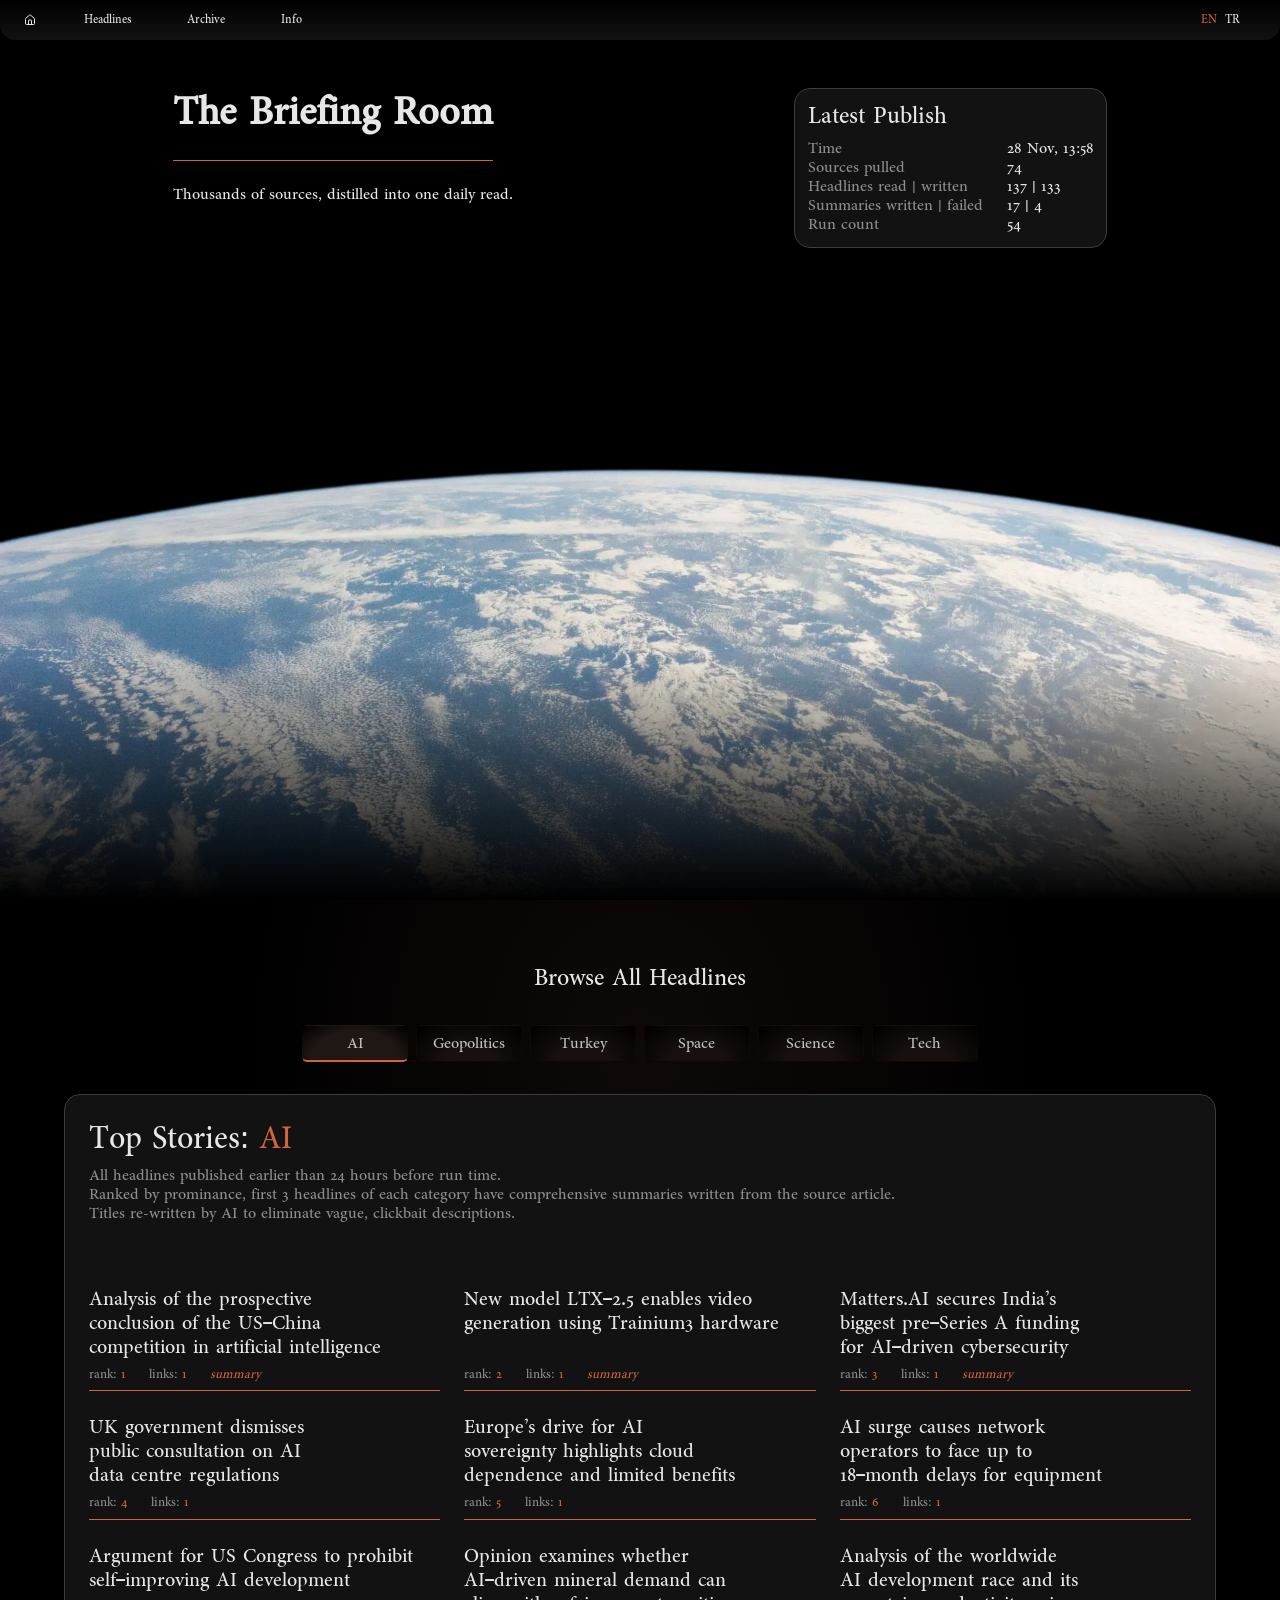
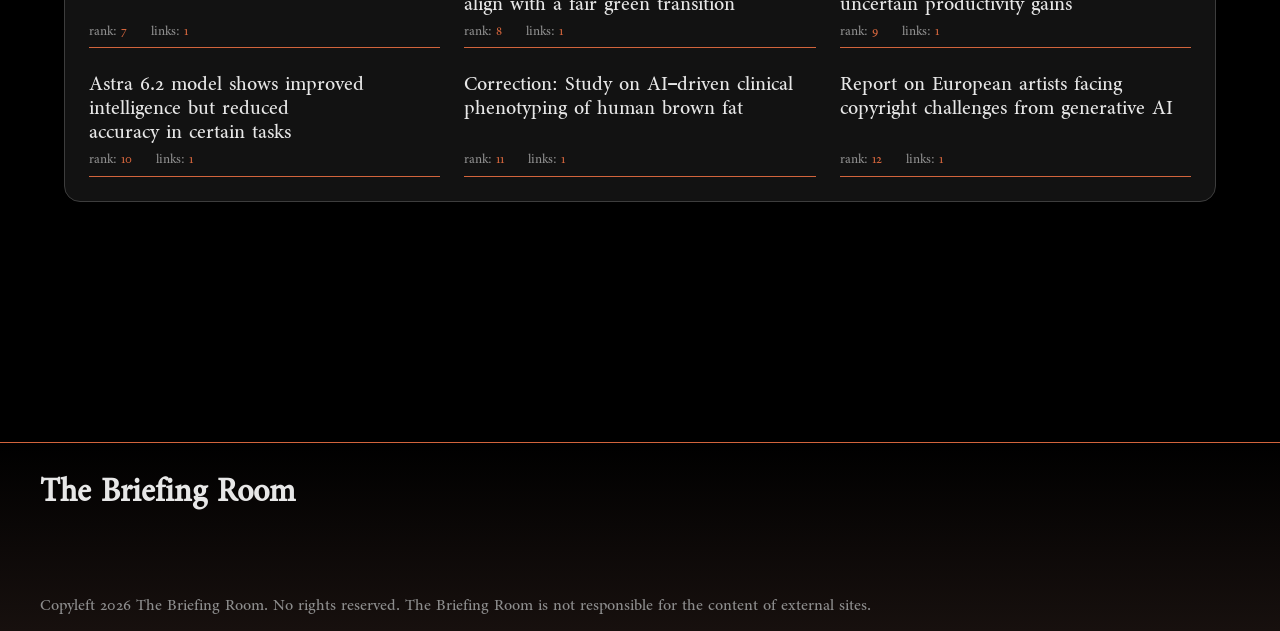
<file: index.html>
<!DOCTYPE html><html lang="en" data-ws-project="fb9120da-2b1c-4ccf-bf5f-71def2e6c4e9" data-ws-version="4199" data-ws-last-published="2026-09-27T17:08:32.167Z"><head><link rel="stylesheet" type="text/css" href="/assets/static/app_generated_index-6937cd5a.DwyBmb1o.css"><meta charSet="UTF-8"/><meta name="viewport" content="width=device-width,initial-scale=1"/><link rel="preload" href="/assets/Shafarik-Regular_9bSiKbB4j5vcWp-Bxa6OO.ttf" as="font" crossorigin="anonymous"/><link rel="preload" href="/assets/earthtrp_NDisKrvY9HF0jDe0xLsCO.png" as="image"/><meta property="og:url" content="https://url/"/><meta property="og:title" content="The Briefing Room"/><meta property="og:type" content="website"/><meta name="description" content="Thousands of sources, distilled into one daily read."/><meta property="og:description" content="Thousands of sources, distilled into one daily read."/><title>The Briefing Room</title></head><body class="w-element cfxppza"><div class="w-box"><div style="display:contents"><div style="display:contents"><div class="w-html-embed"><style>

  p {
    margin: 0;
  }

  html {
    scrollbar-width: thin;
    scrollbar-color: #5a5a5a #0a0a0a;
  }

</style></div><nav class="w-box csfnuu6 c17rhx11 c70x67w cbc2eum c161xukc cd4351x cob4xeh c2n3q7c czy33w6 c1f3638n c1t81kl c18595wj cv0opgf cljibk4 c1rydsyj c2k7pl0 c18to597 chbtxn1 cdohhj7 crph8oc cne54ou cg4hdbz c16r4tsj cuii3fp c1ijdlmk cxcleii cvoe0gd c11pdxef cvtfhx3 cnh0o2g cnlv0lv c15sv4fy c19ictfg"><a class="w-link c1twez3z c1gee7l9 cvin9p0 cyvct4 c16izf2h c698tej c5f1x74 cckc86t c1b3f41s c1bltn2j cgv4qat ck480fc c1n0uj3l c196khc8 c133gri6" href="/#Hero"><div class="w-html-embed cvin9p0 cpd980g c8mdhbu c1x5tyz3 c1v4y7im c1hqtvw0 cl8jiqw"><svg xmlns="http://www.w3.org/2000/svg" width="100%" height="100%" viewBox="0 0 24 24" fill="none" stroke="currentColor" stroke-width="2" stroke-linecap="round" stroke-linejoin="round" class="lucide lucide-house preview-icon"><path d="M15 21v-8a1 1 0 0 0-1-1h-4a1 1 0 0 0-1 1v8"/><path d="M3 10a2 2 0 0 1 .709-1.528l7-6a2 2 0 0 1 2.582 0l7 6A2 2 0 0 1 21 10v9a2 2 0 0 1-2 2H5a2 2 0 0 1-2-2z"/></svg></div></a><a class="w-link c1twez3z c1gee7l9 cvin9p0 cyvct4 c16izf2h c698tej c5f1x74 cckc86t c1b3f41s c1bltn2j cgv4qat ck480fc c1ah1v8z c196khc8 c133gri6" href="/#headlines"><p class="w-element">Headlines</p></a><a class="w-link c1twez3z c1gee7l9 cvin9p0 cyvct4 c16izf2h c698tej c5f1x74 cckc86t c1b3f41s c1bltn2j cgv4qat ck480fc c1ah1v8z c196khc8 c133gri6" href="/archive"><p class="w-element">Archive</p></a><a class="w-link c1twez3z c1gee7l9 cvin9p0 cyvct4 c16izf2h c698tej c5f1x74 cckc86t c1b3f41s c1bltn2j cgv4qat ck480fc c1ah1v8z c196khc8 c133gri6" href="/info"><p class="w-element">Info</p></a><div class="w-element c17rhx11 c1nzsv7q cvin9p0 cyvct4 c16izf2h c133gri6"><a aria-current="page" class="w-link c1twez3z cbc2eum csx9orr c2lxg33 c164z340 cvin9p0 cyvct4 c16izf2h c698tej c1271wek c5f1x74 cckc86t c1b3f41s c1bltn2j cgv4qat ck480fc c196khc8 c133gri6 active" href="/"><p class="w-element">EN</p></a><p class="w-element c698tej">  </p><a class="w-link c1twez3z c1u7calc csx9orr c70x67w c1gee7l9 cvin9p0 cyvct4 c16izf2h c698tej c1271wek c5f1x74 cckc86t c1b3f41s c1bltn2j cgv4qat ck480fc c196khc8 c133gri6" href="/tr"><p class="w-element">TR</p></a></div><div class="w-element c17rhx11 cizh036 cawno9i cxcleii c1bijo7k c5pdrki"><div class="w-element c7c5reo c5nbs2c chqqrp8"><button type="button" class="w-button c1twez3z c1gee7l9 cvin9p0 cyvct4 c16izf2h c698tej c5f1x74 cckc86t c1b3f41s c1bltn2j cgv4qat ck480fc c16r4tsj c1e5288q c1nons42 c16ipnxn cqbvvfj c1n0uj3l c196khc8" aria-haspopup="dialog" aria-expanded="false" data-state="closed"><div class="w-html-embed cvin9p0 c8dhq8x c1xwsfan c1ckvzrg cevczoe c1ravfdv c1uuucxm c19bqqfi c14ju4kd"><svg xmlns="http://www.w3.org/2000/svg" width="100%" height="100%" viewBox="0 0 24 24" fill="none" stroke="currentColor" stroke-width="2" stroke-linecap="round" stroke-linejoin="round" class="lucide lucide-menu preview-icon"><path d="M4 5h16"/><path d="M4 12h16"/><path d="M4 19h16"/></svg></div></button></div></div></nav></div></div><main class="w-box"><section id="Hero" class="w-box c1twyaqb c1tjgi2 c20egce cdgoe1p comhyvp c19vydaa c1ckfhu3 ce4mkq5 c3on4g8 c19f70lm cb7yes4 c15wyout c15iybqc c1vf0kms c1o5ew88 c44amu5"><div class="w-box csfnuu6 c17rhx11 c70x67w cbc2eum c161xukc c149rcjr cob4xeh c1j51fr2 cp232cs c18ead0b c1t7by27 c1gd8e62"><div class="w-element cob4xeh coov778 cq6r7yr cyvct4 c114ejvr c1bzd6sk c1okz6h8 c18ulycg c15omdv4"><div class="w-element c1j51fr2 c5lhmjb c16izf2h cob4xeh czy33w6 c1f3638n ckuz4de c1w1ffgk chdhkzq c1aoda1l c1jjjse2 cdagd3j"><h1 class="w-element c298lu1 c8a0nsd c13oh3ta c1gee7l9 cln2jy9 cumn5oe cyloomc c2wkjg chrrpd4 cij2lx0 co7okdx">The Briefing Room</h1><p class="w-element c1t2qlgr">Thousands of sources, distilled into one daily read.</p></div><div class="w-element cob4xeh c1j51fr2 c1fo75f4 ctq28j8 c1e4jcf0 crn0ak9 cne54ou cg4hdbz c1k18c5f c1p73hxi ca6hzv8 cf6sbe9"><div class="w-element"><h3 class="w-element cfxppza c13oh3ta cpse1oy c1vypw6b">Latest Publish</h3></div><div class="w-element c1nm5j5h c1oylv2s cnsejjd c1rydsyj c1t81kl c16v0ii6 c18ead0b"><p class="w-element c18p3bgh">Time</p><p data-stat="last_run" class="w-element c1hfqx2c">Today, 08:21</p><p class="w-element c18p3bgh">Sources pulled</p><p data-stat="sources" class="w-element c1hfqx2c">74</p><p class="w-element c18p3bgh">Headlines read | written</p><p data-stat="headlines" class="w-element c1hfqx2c">189 | 170</p><p class="w-element c18p3bgh">Summaries written | failed</p><p data-stat="summaries" class="w-element c1hfqx2c">13 | 21</p><p class="w-element c18p3bgh">Run count</p><p data-stat="runs" class="w-element c1hfqx2c">3</p></div></div></div></div></section><section id="headlines" class="w-box cj5okpt c1iqb3yf csn8sih cfj54ic c14exf0c"><div class="w-box csfnuu6 c17rhx11 c70x67w cbc2eum c161xukc c149rcjr cob4xeh c1j51fr2 cp232cs c18ead0b c1t7by27 c1iu21ve cryj5ix cvrk7l6 crn5511"><div class="w-element cob4xeh c1j51fr2 cyvct4 c16izf2h c161xukc czy33w6 c1f3638n"><h2 class="w-element cfxppza c13oh3ta c1gee7l9 c1ow0dso cln2jy9 c1rzyz99 cq4mt3p">Browse All Headlines</h2><div dir="ltr" data-orientation="horizontal" class="w-tabs cob4xeh c1j51fr2 czy33w6 c1f3638n cyvct4 c1t81kl c161xukc"><div role="tablist" aria-orientation="horizontal" class="w-tabs-list cds45qa cv0opgf cljibk4 c1rydsyj c1fo75f4 ctq28j8 c1t7by27 ct1cei5 c16r4tsj c19biwap c1gueel3 c85h01x c1ykajb7 c1hx5mxa cgb6b6z c1rcw0yo c1ouz2nq c15yupff cqml774 cs9lo4i" tabindex="-1" data-orientation="horizontal" style="outline:none"><button type="button" role="tab" aria-selected="true" aria-controls="radix-:R2l6:-content-0" data-state="active" id="radix-:R2l6:-trigger-0" data-ws-index="0" class="w-tab-trigger cl7p042 c19biwap c1gueel3 c85h01x c1ykajb7 c16r4tsj c133u2rr c2p04ir c2w1pbo cxbee05 crh7z99 c1ow92r5 c1esvgya coj5cxm c3iichp c1llhdmq cbzc1hm c11y0hkl c562f7v cn2331d c1x2n9r6 c13ihcxf c1xjarkk cs52r4m ck388ga cnyl20t c186lo8p cejhyyt c1aty77d c1qnyub7" tabindex="-1" data-orientation="horizontal" data-radix-collection-item=""><div class="w-element"><h3 class="w-element cfxppza c13oh3ta cpse1oy c1dh33ct c1ckvzrg cevczoe c1ravfdv c1uuucxm c1v4y7im cpon7vt">AI</h3></div></button><button type="button" role="tab" aria-selected="false" aria-controls="radix-:R2l6:-content-1" data-state="inactive" id="radix-:R2l6:-trigger-1" data-ws-index="1" class="w-tab-trigger cl7p042 c19biwap c1gueel3 c85h01x c1ykajb7 c16r4tsj c133u2rr c2p04ir c2w1pbo cxbee05 crh7z99 c1ow92r5 c1esvgya coj5cxm c3iichp c1llhdmq cbzc1hm c11y0hkl c562f7v cn2331d c1x2n9r6 c13ihcxf c1xjarkk cs52r4m ck388ga cnyl20t c186lo8p cejhyyt c1aty77d c1qnyub7" tabindex="-1" data-orientation="horizontal" data-radix-collection-item=""><div class="w-element"><h3 class="w-element cfxppza c13oh3ta cpse1oy c1dh33ct c1ckvzrg cevczoe c1ravfdv c1uuucxm c1v4y7im cpon7vt">Geopolitics</h3></div></button><button type="button" role="tab" aria-selected="false" aria-controls="radix-:R2l6:-content-2" data-state="inactive" id="radix-:R2l6:-trigger-2" data-ws-index="2" class="w-tab-trigger cl7p042 c19biwap c1gueel3 c85h01x c1ykajb7 c16r4tsj c133u2rr c2p04ir c2w1pbo cxbee05 crh7z99 c1ow92r5 c1esvgya coj5cxm c3iichp c1llhdmq cbzc1hm c11y0hkl c562f7v cn2331d c1x2n9r6 c13ihcxf c1xjarkk cs52r4m ck388ga cnyl20t c186lo8p cejhyyt c1aty77d c1qnyub7" tabindex="-1" data-orientation="horizontal" data-radix-collection-item=""><div class="w-element"><h3 class="w-element cfxppza c13oh3ta cpse1oy c1dh33ct c1ckvzrg cevczoe c1ravfdv c1uuucxm c1v4y7im cpon7vt">Turkey</h3></div></button><button type="button" role="tab" aria-selected="false" aria-controls="radix-:R2l6:-content-3" data-state="inactive" id="radix-:R2l6:-trigger-3" data-ws-index="3" class="w-tab-trigger cl7p042 c19biwap c1gueel3 c85h01x c1ykajb7 c16r4tsj c133u2rr c2p04ir c2w1pbo cxbee05 crh7z99 c1ow92r5 c1esvgya coj5cxm c3iichp c1llhdmq cbzc1hm c11y0hkl c562f7v cn2331d c1x2n9r6 c13ihcxf c1xjarkk cs52r4m ck388ga cnyl20t c186lo8p cejhyyt c1aty77d c1qnyub7" tabindex="-1" data-orientation="horizontal" data-radix-collection-item=""><div class="w-element"><h3 class="w-element cfxppza c13oh3ta cpse1oy c1dh33ct c1ckvzrg cevczoe c1ravfdv c1uuucxm c1v4y7im cpon7vt">Space</h3></div></button><button type="button" role="tab" aria-selected="false" aria-controls="radix-:R2l6:-content-4" data-state="inactive" id="radix-:R2l6:-trigger-4" data-ws-index="4" class="w-tab-trigger cl7p042 c19biwap c1gueel3 c85h01x c1ykajb7 c16r4tsj c133u2rr c2p04ir c2w1pbo cxbee05 crh7z99 c1ow92r5 c1esvgya coj5cxm c3iichp c1llhdmq cbzc1hm c11y0hkl c562f7v cn2331d c1x2n9r6 c13ihcxf c1xjarkk cs52r4m ck388ga cnyl20t c186lo8p cejhyyt c1aty77d c1qnyub7" tabindex="-1" data-orientation="horizontal" data-radix-collection-item=""><div class="w-element"><h3 class="w-element cfxppza c13oh3ta cpse1oy c1dh33ct c1ckvzrg cevczoe c1ravfdv c1uuucxm c1v4y7im cpon7vt">Science</h3></div></button><button type="button" role="tab" aria-selected="false" aria-controls="radix-:R2l6:-content-5" data-state="inactive" id="radix-:R2l6:-trigger-5" data-ws-index="5" class="w-tab-trigger cl7p042 c19biwap c1gueel3 c85h01x c1ykajb7 c16r4tsj c133u2rr c2p04ir c2w1pbo cxbee05 crh7z99 c1ow92r5 c1esvgya coj5cxm c3iichp c1llhdmq cbzc1hm c11y0hkl c562f7v cn2331d c1x2n9r6 c13ihcxf c1xjarkk cs52r4m ck388ga cnyl20t c186lo8p cejhyyt c1aty77d c1qnyub7" tabindex="-1" data-orientation="horizontal" data-radix-collection-item=""><div class="w-element"><h3 class="w-element cfxppza c13oh3ta cpse1oy c1dh33ct c1ckvzrg cevczoe c1ravfdv c1uuucxm c1v4y7im cpon7vt">Tech</h3></div></button></div><div data-state="active" data-orientation="horizontal" role="tabpanel" aria-labelledby="radix-:R2l6:-trigger-0" id="radix-:R2l6:-content-0" tabindex="0" data-ws-index="0" class="w-tab-content c161xukc" style="animation-duration:0s"><div class="w-element c161xukc c1k18c5f c1e4jcf0 crn0ak9 cne54ou cg4hdbz cob4xeh c1j51fr2 coov778 cq6r7yr c1p73hxi c1wtb2nd c1dquc6e"><div class="w-element cob4xeh c1j51fr2 c1fo75f4 ctq28j8"><h2 class="w-element cfxppza c13oh3ta c1gee7l9 c1ow0dso cln2jy9 cnebf8">Top Stories: <span class="w-element c164z340">AI</span></h2><p class="w-element c18p3bgh cizh036 c169yw6o">Ranked by prominance, first 3 headlines of each category have comprehensive summaries written from the source article.<br/><br/>Tap on the headlines to reveal content.</p><p class="w-element c18p3bgh c133gri6">All headlines published earlier than 24 hours before run time.<br/>Ranked by prominance, first 3 headlines of each category have comprehensive summaries written from the source article.<br/>Titles re-written by AI to eliminate vague, clickbait descriptions.</p></div><div data-headlines="AI" class="w-element c1nm5j5h c1j51fr2 czy33w6 c1f3638n cwenp1l c1ncd8jc c1rydsyj c161xukc cpyyiwy c108y1je c11x10w6 cxcleii"><div data-card="1" class="w-element cob4xeh c1j51fr2 c1fo75f4 ctq28j8 c1ehtneo cx36i7r c1h7bhpc cyloomc c2wkjg chrrpd4 cij2lx0"><div data-role="toggle" class="w-element cob4xeh c1j51fr2 c1fo75f4 ctq28j8 c5f1x74 cvnxmvu"><h4 data-role="title" class="w-element cfxppza c13oh3ta cpse1oy crsdh4j c1hfqx2c crmkuje c161o86n c1t0fj36 cq1tmrv">Researchers announce a faster method for breaking RSA encryption</h4><div class="w-element cvin9p0 czy33w6 c1f3638n c18p3bgh cyvct4 c1t81kl cxpzdud cvygzud"><div class="w-element cvin9p0 cyvct4 c1t81kl c1lxely5 cjwf4n6"><p class="w-element c1v4y7im">rank:</p><p data-role="rank" class="w-element c164z340">0</p></div><div class="w-element cvin9p0 cyvct4 c1t81kl c1lxely5 cjwf4n6"><p class="w-element c1v4y7im">links:</p><p data-role="linkcount" class="w-element c164z340">0</p></div><div class="w-element cvin9p0 c1lxely5 cjwf4n6"><p data-role="summary-flag" class="w-element c164z340 c1kutpm2">summary</p></div></div></div><div data-role="panel" class="w-element czc2ibc c1aauwkp ce19ofo chbtxn1 c1k18c5f cj5okpt cbc2eum c70x67w chhlj9m c161xukc cb62y8o c1jnc5zi c19znql2 c1njd4nq ctgokv9 c1rzyz99"><p data-role="summary" class="w-element c12h8662 c1u7fets cl8jiqw c1ehtneo">GitLab has disclosed a critical remote code execution (RCE) flaw, tracked as CVE-2026-90970, in its AI Gateway service that could allow authenticated users with Duo Agent Platform access to execute arbitrary commands on unpatched instances. The vulnerability, stemming from improper input neutralization, affects self-hosted AI Gateway deployments used by GitLab Self-Managed customers, though GitLab-hosted instances are already protected. GitLab has released patches in versions 19.2.4, 19.3.2, and 19.4.1 and urged immediate upgrades to mitigate the risk. This follows last month’s disclosure of a maximum-severity path traversal flaw in GitLab’s core editions that CISA added to its list of actively exploited vulnerabilities. As GitLab is widely used among Fortune 100 companies and other major enterprises, the impact of unpatched flaws could be significant.</p><div class="w-element cob4xeh c1j51fr2 c1fo75f4 ctq28j8 c161xukc"><a href="https://arstechnica.com/space/2026/10/rocket-report-spacex-completes-launch-triple-header-rocket-lab-nets-big-contract/" data-role="link" target="_blank" class="w-element c18p3bgh cqzezkl c1kutpm2 c16utfn5 c1761s3m ctsemvd c1rbzq2u c1jg59vd c9thjhi c1qm1t9r c196khc8">arstechnica.com</a></div></div></div></div></div></div><div data-state="inactive" data-orientation="horizontal" role="tabpanel" aria-labelledby="radix-:R2l6:-trigger-1" hidden="" id="radix-:R2l6:-content-1" tabindex="0" data-ws-index="1" class="w-tab-content c161xukc"></div><div data-state="inactive" data-orientation="horizontal" role="tabpanel" aria-labelledby="radix-:R2l6:-trigger-2" hidden="" id="radix-:R2l6:-content-2" tabindex="0" data-ws-index="2" class="w-tab-content c161xukc"></div><div data-state="inactive" data-orientation="horizontal" role="tabpanel" aria-labelledby="radix-:R2l6:-trigger-3" hidden="" id="radix-:R2l6:-content-3" tabindex="0" data-ws-index="3" class="w-tab-content c161xukc"></div><div data-state="inactive" data-orientation="horizontal" role="tabpanel" aria-labelledby="radix-:R2l6:-trigger-4" hidden="" id="radix-:R2l6:-content-4" tabindex="0" data-ws-index="4" class="w-tab-content c161xukc"></div><div data-state="inactive" data-orientation="horizontal" role="tabpanel" aria-labelledby="radix-:R2l6:-trigger-5" hidden="" id="radix-:R2l6:-content-5" tabindex="0" data-ws-index="5" class="w-tab-content c161xukc"></div></div></div></div></section></main><div style="display:contents"><div style="display:contents"><footer class="w-box"><div class="w-box csfnuu6 c17rhx11 c1hqtvw0 cawno9i c161xukc cd4351x cob4xeh c1j51fr2 coov778 cq6r7yr c1t7by27 c1gd8e62 c18f5aff c1ehtneo c16r4tsj c27gpgy c1u7fets c1ad2flo c2wkjg ck7f8 cij2lx0"><div class="w-element cob4xeh c2n3q7c c1t7by27 c2q4whl c17rhx11 csfnuu6 c161xukc"><div class="w-element"><h1 class="w-element c1waw16c">The Briefing Room</h1></div><a class="w-link c1twez3z c1gee7l9 cizh036 cyvct4 c16izf2h c698tej c5f1x74 cckc86t c1b3f41s c1bltn2j cgv4qat ck480fc c1n0uj3l c196khc8 cxcleii" href="/#Hero"><div class="w-html-embed cvin9p0 cpd980g c8mdhbu c1x5tyz3 c1v4y7im c1hqtvw0 cl8jiqw c1fondtf c1ehczsg c1jjjse2 cdagd3j cnh0o2g cnlv0lv c15sv4fy c19ictfg cv51k3d c13i91gs cs3jc1d c1kylopl c1bohih1 ck6wwn5"><svg xmlns="http://www.w3.org/2000/svg" width="100%" height="100%" viewBox="0 0 24 24" fill="none" stroke="currentColor" stroke-width="2" stroke-linecap="round" stroke-linejoin="round" class="lucide lucide-arrow-up preview-icon"><path d="m5 12 7-7 7 7"/><path d="M12 19V5"/></svg></div></a></div><div class="w-element cx36i7r cxpzdud c17rhx11 csfnuu6 c161xukc c2q4whl"><div class="w-element c1ehtneo"><p class="w-element c1ow0dso c18p3bgh">Copyleft 2026 The Briefing Room. No rights reserved. The Briefing Room is not responsible for the content of external sites.</p></div></div></div></footer></div></div></div><script id="vike_pageContext" type="application/json">{"pageId":"\/pages\/index","routeParams":{},"data":{"url":"https:\/\/url\/","system":{"params":{},"search":{},"origin":"https:\/\/url","pathname":"\/"},"resources":{},"pageMeta":{"title":"The Briefing Room","description":"Thousands of sources, distilled into one daily read.","excludePageFromSearch":false,"language":"!undefined","socialImageAssetName":"!undefined","socialImageUrl":"!undefined","status":"!undefined","redirect":"!undefined","content":"!undefined","custom":[]}}}</script><script id="vike_globalContext" type="application/json">{}</script><script src="/assets/entries/entry-server-routing.fS2HUcNZ.js" type="module" async></script><link rel="modulepreload" href="/assets/entries/pages_index.LKUgOvi0.js" as="script" type="text/javascript"><link rel="modulepreload" href="/assets/chunks/chunk-SurKiIAj.js" as="script" type="text/javascript"><link rel="modulepreload" href="/assets/chunks/chunk-B910qiNY.js" as="script" type="text/javascript"><link rel="modulepreload" href="/assets/chunks/chunk-CfNTDCKk.js" as="script" type="text/javascript"></body></html>
</file>
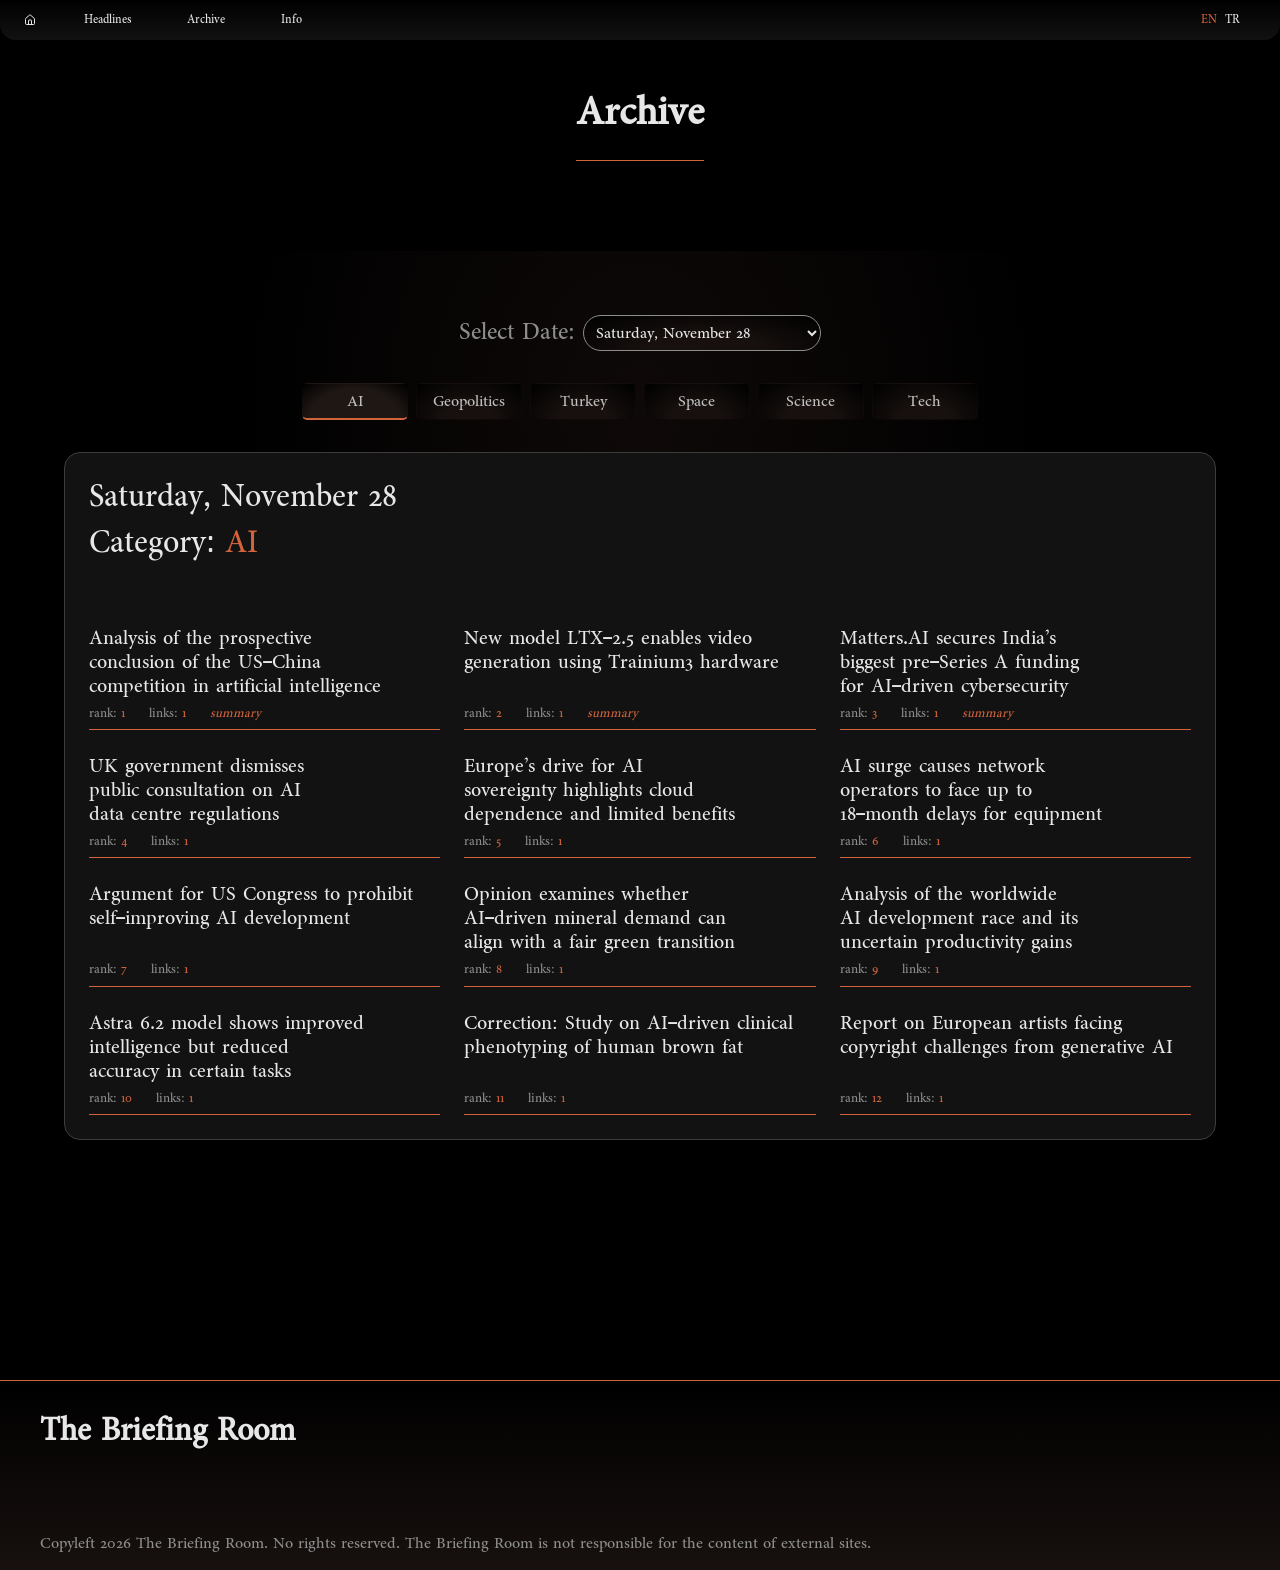
<file: archive/index.html>
<!DOCTYPE html><html lang="en" data-ws-project="fb9120da-2b1c-4ccf-bf5f-71def2e6c4e9" data-ws-version="4199" data-ws-last-published="2026-09-27T17:08:32.167Z"><head><link rel="stylesheet" type="text/css" href="/assets/static/app_generated_index-6937cd5a.DwyBmb1o.css"><meta charSet="UTF-8"/><meta name="viewport" content="width=device-width,initial-scale=1"/><link rel="preload" href="/assets/Shafarik-Regular_9bSiKbB4j5vcWp-Bxa6OO.ttf" as="font" crossorigin="anonymous"/><meta property="og:url" content="https://url/archive"/><meta property="og:title" content="The Briefing Room"/><meta property="og:type" content="website"/><meta name="description" content="Thousands of sources, distilled into one daily read."/><meta property="og:description" content="Thousands of sources, distilled into one daily read."/><title>The Briefing Room</title></head><body class="w-element cfxppza"><div class="w-box"><div style="display:contents"><div style="display:contents"><div class="w-html-embed"><style>

  p {
    margin: 0;
  }

  html {
    scrollbar-width: thin;
    scrollbar-color: #5a5a5a #0a0a0a;
  }

</style></div><nav class="w-box csfnuu6 c17rhx11 c70x67w cbc2eum c161xukc cd4351x cob4xeh c2n3q7c czy33w6 c1f3638n c1t81kl c18595wj cv0opgf cljibk4 c1rydsyj c2k7pl0 c18to597 chbtxn1 cdohhj7 crph8oc cne54ou cg4hdbz c16r4tsj cuii3fp c1ijdlmk cxcleii cvoe0gd c11pdxef cvtfhx3 cnh0o2g cnlv0lv c15sv4fy c19ictfg"><a class="w-link c1twez3z c1gee7l9 cvin9p0 cyvct4 c16izf2h c698tej c5f1x74 cckc86t c1b3f41s c1bltn2j cgv4qat ck480fc c1n0uj3l c196khc8 c133gri6" href="/#Hero"><div class="w-html-embed cvin9p0 cpd980g c8mdhbu c1x5tyz3 c1v4y7im c1hqtvw0 cl8jiqw"><svg xmlns="http://www.w3.org/2000/svg" width="100%" height="100%" viewBox="0 0 24 24" fill="none" stroke="currentColor" stroke-width="2" stroke-linecap="round" stroke-linejoin="round" class="lucide lucide-house preview-icon"><path d="M15 21v-8a1 1 0 0 0-1-1h-4a1 1 0 0 0-1 1v8"/><path d="M3 10a2 2 0 0 1 .709-1.528l7-6a2 2 0 0 1 2.582 0l7 6A2 2 0 0 1 21 10v9a2 2 0 0 1-2 2H5a2 2 0 0 1-2-2z"/></svg></div></a><a class="w-link c1twez3z c1gee7l9 cvin9p0 cyvct4 c16izf2h c698tej c5f1x74 cckc86t c1b3f41s c1bltn2j cgv4qat ck480fc c1ah1v8z c196khc8 c133gri6" href="/#headlines"><p class="w-element">Headlines</p></a><a aria-current="page" class="w-link c1twez3z c1gee7l9 cvin9p0 cyvct4 c16izf2h c698tej c5f1x74 cckc86t c1b3f41s c1bltn2j cgv4qat ck480fc c1ah1v8z c196khc8 c133gri6 active" href="/archive"><p class="w-element">Archive</p></a><a class="w-link c1twez3z c1gee7l9 cvin9p0 cyvct4 c16izf2h c698tej c5f1x74 cckc86t c1b3f41s c1bltn2j cgv4qat ck480fc c1ah1v8z c196khc8 c133gri6" href="/info"><p class="w-element">Info</p></a><div class="w-element c17rhx11 c1nzsv7q cvin9p0 cyvct4 c16izf2h c133gri6"><a class="w-link c1twez3z cbc2eum csx9orr c2lxg33 c164z340 cvin9p0 cyvct4 c16izf2h c698tej c1271wek c5f1x74 cckc86t c1b3f41s c1bltn2j cgv4qat ck480fc c196khc8 c133gri6" href="/"><p class="w-element">EN</p></a><p class="w-element c698tej">  </p><a class="w-link c1twez3z c1u7calc csx9orr c70x67w c1gee7l9 cvin9p0 cyvct4 c16izf2h c698tej c1271wek c5f1x74 cckc86t c1b3f41s c1bltn2j cgv4qat ck480fc c196khc8 c133gri6" href="/tr"><p class="w-element">TR</p></a></div><div class="w-element c17rhx11 cizh036 cawno9i cxcleii c1bijo7k c5pdrki"><div class="w-element c7c5reo c5nbs2c chqqrp8"><button type="button" class="w-button c1twez3z c1gee7l9 cvin9p0 cyvct4 c16izf2h c698tej c5f1x74 cckc86t c1b3f41s c1bltn2j cgv4qat ck480fc c16r4tsj c1e5288q c1nons42 c16ipnxn cqbvvfj c1n0uj3l c196khc8" aria-haspopup="dialog" aria-expanded="false" data-state="closed"><div class="w-html-embed cvin9p0 c8dhq8x c1xwsfan c1ckvzrg cevczoe c1ravfdv c1uuucxm c19bqqfi c14ju4kd"><svg xmlns="http://www.w3.org/2000/svg" width="100%" height="100%" viewBox="0 0 24 24" fill="none" stroke="currentColor" stroke-width="2" stroke-linecap="round" stroke-linejoin="round" class="lucide lucide-menu preview-icon"><path d="M4 5h16"/><path d="M4 12h16"/><path d="M4 19h16"/></svg></div></button></div></div></nav></div></div><main class="w-box"><section id="Hero" class="w-box c1twyaqb c1tjgi2"><div class="w-element csfnuu6 c17rhx11 c70x67w cbc2eum c161xukc c149rcjr cob4xeh c1j51fr2 cp232cs c18ead0b c1t7by27 c1gd8e62 c1bzd6sk"><div class="w-element cob4xeh cyvct4 c16izf2h"><h1 class="w-element c298lu1 c8a0nsd c13oh3ta c1gee7l9 cln2jy9 cumn5oe cyloomc c2wkjg chrrpd4 cij2lx0">Archive</h1></div></div></section><section id="headlines" class="w-box cj5okpt c1iqb3yf csn8sih cfj54ic c14exf0c"><div class="w-box csfnuu6 c17rhx11 c70x67w cbc2eum c161xukc c149rcjr cob4xeh c1j51fr2 cp232cs c18ead0b c1t7by27 c1iu21ve cryj5ix cvrk7l6 crn5511"><div class="w-element cob4xeh c1j51fr2 czy33w6 c1f3638n cyvct4 c16izf2h c1rzyz99"><div class="w-element cob4xeh cyvct4 c16izf2h c1fo75f4 ctq28j8"><h2 class="w-element cfxppza c13oh3ta c18p3bgh c1ow0dso cln2jy9 cmv5ltr c133gri6">Select Date:</h2><select data-run-select="" class="w-element c1gee7l9 c1jlly9m clcqo6h cl8jiqw cpggoer cxah1i c1s3u7x9 c1xqjx1l cawwfn7 cx161ul cnzeyj c1vsn211 cubenrg cvk1apn crh7z99 c1ow92r5 c1esvgya coj5cxm c3iichp cvc7sj0 cbzc1hm c11y0hkl c562f7v cn2331d c1x2n9r6 c13ihcxf c1xjarkk cs52r4m ck388ga cnyl20t c186lo8p cejhyyt c1aty77d c1qnyub7 cpon7vt"><option label="Wednesday, October 21" value="" class="w-element c1v4y7im"></option><option label="Wednesday, October 21" value="" class="w-element c1v4y7im"></option><option label="Wednesday, October 21" value="" class="w-element c1v4y7im"></option></select></div></div><div class="w-element cob4xeh c1j51fr2 cyvct4 c16izf2h c161xukc czy33w6 c1f3638n"><div dir="ltr" data-orientation="horizontal" class="w-tabs cob4xeh c1j51fr2 czy33w6 c1f3638n cyvct4 c1t81kl c161xukc c1bzd6sk"><div role="tablist" aria-orientation="horizontal" class="w-tabs-list cds45qa cv0opgf cljibk4 c1rydsyj c1fo75f4 ctq28j8 c1t7by27 ct1cei5 c16r4tsj c19biwap c1gueel3 c85h01x c1ykajb7 c1hx5mxa cgb6b6z c1rcw0yo c1ouz2nq c15yupff cqml774 cs9lo4i" tabindex="-1" data-orientation="horizontal" style="outline:none"><button type="button" role="tab" aria-selected="true" aria-controls="radix-:R2l6:-content-0" data-state="active" id="radix-:R2l6:-trigger-0" data-ws-index="0" class="w-tab-trigger cl7p042 c19biwap c1gueel3 c85h01x c1ykajb7 c16r4tsj c133u2rr c2p04ir c2w1pbo cxbee05 crh7z99 c1ow92r5 c1esvgya coj5cxm c3iichp c1llhdmq cbzc1hm c11y0hkl c562f7v cn2331d c1x2n9r6 c13ihcxf c1xjarkk cs52r4m ck388ga cnyl20t c186lo8p cejhyyt c1aty77d c1qnyub7" tabindex="-1" data-orientation="horizontal" data-radix-collection-item=""><div class="w-element"><h3 class="w-element cfxppza c13oh3ta cpse1oy c1dh33ct c1ckvzrg cevczoe c1ravfdv c1uuucxm c1v4y7im cpon7vt">AI</h3></div></button><button type="button" role="tab" aria-selected="false" aria-controls="radix-:R2l6:-content-1" data-state="inactive" id="radix-:R2l6:-trigger-1" data-ws-index="1" class="w-tab-trigger cl7p042 c19biwap c1gueel3 c85h01x c1ykajb7 c16r4tsj c133u2rr c2p04ir c2w1pbo cxbee05 crh7z99 c1ow92r5 c1esvgya coj5cxm c3iichp c1llhdmq cbzc1hm c11y0hkl c562f7v cn2331d c1x2n9r6 c13ihcxf c1xjarkk cs52r4m ck388ga cnyl20t c186lo8p cejhyyt c1aty77d c1qnyub7" tabindex="-1" data-orientation="horizontal" data-radix-collection-item=""><div class="w-element"><h3 class="w-element cfxppza c13oh3ta cpse1oy c1dh33ct c1ckvzrg cevczoe c1ravfdv c1uuucxm c1v4y7im cpon7vt">Geopolitics</h3></div></button><button type="button" role="tab" aria-selected="false" aria-controls="radix-:R2l6:-content-2" data-state="inactive" id="radix-:R2l6:-trigger-2" data-ws-index="2" class="w-tab-trigger cl7p042 c19biwap c1gueel3 c85h01x c1ykajb7 c16r4tsj c133u2rr c2p04ir c2w1pbo cxbee05 crh7z99 c1ow92r5 c1esvgya coj5cxm c3iichp c1llhdmq cbzc1hm c11y0hkl c562f7v cn2331d c1x2n9r6 c13ihcxf c1xjarkk cs52r4m ck388ga cnyl20t c186lo8p cejhyyt c1aty77d c1qnyub7" tabindex="-1" data-orientation="horizontal" data-radix-collection-item=""><div class="w-element"><h3 class="w-element cfxppza c13oh3ta cpse1oy c1dh33ct c1ckvzrg cevczoe c1ravfdv c1uuucxm c1v4y7im cpon7vt">Turkey</h3></div></button><button type="button" role="tab" aria-selected="false" aria-controls="radix-:R2l6:-content-3" data-state="inactive" id="radix-:R2l6:-trigger-3" data-ws-index="3" class="w-tab-trigger cl7p042 c19biwap c1gueel3 c85h01x c1ykajb7 c16r4tsj c133u2rr c2p04ir c2w1pbo cxbee05 crh7z99 c1ow92r5 c1esvgya coj5cxm c3iichp c1llhdmq cbzc1hm c11y0hkl c562f7v cn2331d c1x2n9r6 c13ihcxf c1xjarkk cs52r4m ck388ga cnyl20t c186lo8p cejhyyt c1aty77d c1qnyub7" tabindex="-1" data-orientation="horizontal" data-radix-collection-item=""><div class="w-element"><h3 class="w-element cfxppza c13oh3ta cpse1oy c1dh33ct c1ckvzrg cevczoe c1ravfdv c1uuucxm c1v4y7im cpon7vt">Space</h3></div></button><button type="button" role="tab" aria-selected="false" aria-controls="radix-:R2l6:-content-4" data-state="inactive" id="radix-:R2l6:-trigger-4" data-ws-index="4" class="w-tab-trigger cl7p042 c19biwap c1gueel3 c85h01x c1ykajb7 c16r4tsj c133u2rr c2p04ir c2w1pbo cxbee05 crh7z99 c1ow92r5 c1esvgya coj5cxm c3iichp c1llhdmq cbzc1hm c11y0hkl c562f7v cn2331d c1x2n9r6 c13ihcxf c1xjarkk cs52r4m ck388ga cnyl20t c186lo8p cejhyyt c1aty77d c1qnyub7" tabindex="-1" data-orientation="horizontal" data-radix-collection-item=""><div class="w-element"><h3 class="w-element cfxppza c13oh3ta cpse1oy c1dh33ct c1ckvzrg cevczoe c1ravfdv c1uuucxm c1v4y7im cpon7vt">Science</h3></div></button><button type="button" role="tab" aria-selected="false" aria-controls="radix-:R2l6:-content-5" data-state="inactive" id="radix-:R2l6:-trigger-5" data-ws-index="5" class="w-tab-trigger cl7p042 c19biwap c1gueel3 c85h01x c1ykajb7 c16r4tsj c133u2rr c2p04ir c2w1pbo cxbee05 crh7z99 c1ow92r5 c1esvgya coj5cxm c3iichp c1llhdmq cbzc1hm c11y0hkl c562f7v cn2331d c1x2n9r6 c13ihcxf c1xjarkk cs52r4m ck388ga cnyl20t c186lo8p cejhyyt c1aty77d c1qnyub7" tabindex="-1" data-orientation="horizontal" data-radix-collection-item=""><div class="w-element"><h3 class="w-element cfxppza c13oh3ta cpse1oy c1dh33ct c1ckvzrg cevczoe c1ravfdv c1uuucxm c1v4y7im cpon7vt">Tech</h3></div></button></div><div data-state="active" data-orientation="horizontal" role="tabpanel" aria-labelledby="radix-:R2l6:-trigger-0" id="radix-:R2l6:-content-0" tabindex="0" data-ws-index="0" class="w-tab-content c161xukc" style="animation-duration:0s"><div class="w-element c161xukc c1k18c5f c1e4jcf0 crn0ak9 cne54ou cg4hdbz cob4xeh c1j51fr2 coov778 cq6r7yr c1p73hxi c1wtb2nd c1dquc6e"><div class="w-element cob4xeh c1j51fr2 c1fo75f4 ctq28j8"><h2 data-run-date="" class="w-element cfxppza c13oh3ta c1gee7l9 c1ow0dso cln2jy9 cnebf8">Wednesday, October 21</h2><h2 class="w-element cfxppza c13oh3ta c1gee7l9 c1ow0dso cln2jy9 cnebf8">Category: <span class="w-element c164z340">AI</span></h2></div><div data-headlines="AI" class="w-element c1nm5j5h c1j51fr2 czy33w6 c1f3638n cwenp1l c1ncd8jc c1rydsyj c161xukc cpyyiwy c108y1je c11x10w6 cxcleii"><div data-card="1" class="w-element cob4xeh c1j51fr2 c1fo75f4 ctq28j8 c1ehtneo cx36i7r c1h7bhpc cyloomc c2wkjg chrrpd4 cij2lx0"><div data-role="toggle" class="w-element cob4xeh c1j51fr2 c1fo75f4 ctq28j8 c5f1x74 cvnxmvu"><h4 data-role="title" class="w-element cfxppza c13oh3ta cpse1oy crsdh4j c1hfqx2c crmkuje c161o86n c1t0fj36 cq1tmrv">Researchers announce a faster method for breaking RSA encryption</h4><div class="w-element cvin9p0 czy33w6 c1f3638n c18p3bgh cyvct4 c1t81kl cxpzdud cvygzud"><div class="w-element cvin9p0 cyvct4 c1t81kl c1lxely5 cjwf4n6"><p class="w-element c1v4y7im">rank:</p><p data-role="rank" class="w-element c164z340">0</p></div><div class="w-element cvin9p0 cyvct4 c1t81kl c1lxely5 cjwf4n6"><p class="w-element c1v4y7im">links:</p><p data-role="linkcount" class="w-element c164z340">0</p></div><div class="w-element cvin9p0 c1lxely5 cjwf4n6"><p data-role="summary-flag" class="w-element c164z340 c1kutpm2">summary</p></div></div></div><div data-role="panel" class="w-element czc2ibc c1aauwkp ce19ofo chbtxn1 c1k18c5f cj5okpt cbc2eum c70x67w chhlj9m c161xukc cb62y8o c1jnc5zi c19znql2 c1njd4nq ctgokv9 c1rzyz99"><p data-role="summary" class="w-element c12h8662 c1u7fets cl8jiqw c1ehtneo">GitLab has disclosed a critical remote code execution (RCE) flaw, tracked as CVE-2026-90970, in its AI Gateway service that could allow authenticated users with Duo Agent Platform access to execute arbitrary commands on unpatched instances. The vulnerability, stemming from improper input neutralization, affects self-hosted AI Gateway deployments used by GitLab Self-Managed customers, though GitLab-hosted instances are already protected. GitLab has released patches in versions 19.2.4, 19.3.2, and 19.4.1 and urged immediate upgrades to mitigate the risk. This follows last month’s disclosure of a maximum-severity path traversal flaw in GitLab’s core editions that CISA added to its list of actively exploited vulnerabilities. As GitLab is widely used among Fortune 100 companies and other major enterprises, the impact of unpatched flaws could be significant.</p><div class="w-element cob4xeh c1j51fr2 c1fo75f4 ctq28j8 c161xukc"><a href="https://arstechnica.com/space/2026/10/rocket-report-spacex-completes-launch-triple-header-rocket-lab-nets-big-contract/" data-role="link" target="_blank" class="w-element c18p3bgh cqzezkl c1kutpm2 c16utfn5 c1761s3m ctsemvd c1rbzq2u c1jg59vd c9thjhi c1qm1t9r c196khc8">arstechnica.com</a></div></div></div></div></div></div><div data-state="inactive" data-orientation="horizontal" role="tabpanel" aria-labelledby="radix-:R2l6:-trigger-1" hidden="" id="radix-:R2l6:-content-1" tabindex="0" data-ws-index="1" class="w-tab-content c161xukc"></div><div data-state="inactive" data-orientation="horizontal" role="tabpanel" aria-labelledby="radix-:R2l6:-trigger-2" hidden="" id="radix-:R2l6:-content-2" tabindex="0" data-ws-index="2" class="w-tab-content c161xukc"></div><div data-state="inactive" data-orientation="horizontal" role="tabpanel" aria-labelledby="radix-:R2l6:-trigger-3" hidden="" id="radix-:R2l6:-content-3" tabindex="0" data-ws-index="3" class="w-tab-content c161xukc"></div><div data-state="inactive" data-orientation="horizontal" role="tabpanel" aria-labelledby="radix-:R2l6:-trigger-4" hidden="" id="radix-:R2l6:-content-4" tabindex="0" data-ws-index="4" class="w-tab-content c161xukc"></div><div data-state="inactive" data-orientation="horizontal" role="tabpanel" aria-labelledby="radix-:R2l6:-trigger-5" hidden="" id="radix-:R2l6:-content-5" tabindex="0" data-ws-index="5" class="w-tab-content c161xukc"></div></div></div></div></section></main><div style="display:contents"><div style="display:contents"><footer class="w-box"><div class="w-box csfnuu6 c17rhx11 c1hqtvw0 cawno9i c161xukc cd4351x cob4xeh c1j51fr2 coov778 cq6r7yr c1t7by27 c1gd8e62 c18f5aff c1ehtneo c16r4tsj c27gpgy c1u7fets c1ad2flo c2wkjg ck7f8 cij2lx0"><div class="w-element cob4xeh c2n3q7c c1t7by27 c2q4whl c17rhx11 csfnuu6 c161xukc"><div class="w-element"><h1 class="w-element c1waw16c">The Briefing Room</h1></div><a class="w-link c1twez3z c1gee7l9 cizh036 cyvct4 c16izf2h c698tej c5f1x74 cckc86t c1b3f41s c1bltn2j cgv4qat ck480fc c1n0uj3l c196khc8 cxcleii" href="/#Hero"><div class="w-html-embed cvin9p0 cpd980g c8mdhbu c1x5tyz3 c1v4y7im c1hqtvw0 cl8jiqw c1fondtf c1ehczsg c1jjjse2 cdagd3j cnh0o2g cnlv0lv c15sv4fy c19ictfg cv51k3d c13i91gs cs3jc1d c1kylopl c1bohih1 ck6wwn5"><svg xmlns="http://www.w3.org/2000/svg" width="100%" height="100%" viewBox="0 0 24 24" fill="none" stroke="currentColor" stroke-width="2" stroke-linecap="round" stroke-linejoin="round" class="lucide lucide-arrow-up preview-icon"><path d="m5 12 7-7 7 7"/><path d="M12 19V5"/></svg></div></a></div><div class="w-element cx36i7r cxpzdud c17rhx11 csfnuu6 c161xukc c2q4whl"><div class="w-element c1ehtneo"><p class="w-element c1ow0dso c18p3bgh">Copyleft 2026 The Briefing Room. No rights reserved. The Briefing Room is not responsible for the content of external sites.</p></div></div></div></footer></div></div></div><script id="vike_pageContext" type="application/json">{"pageId":"\/pages\/archive","routeParams":{},"data":{"url":"https:\/\/url\/archive","system":{"params":{},"search":{},"origin":"https:\/\/url","pathname":"\/archive"},"resources":{},"pageMeta":{"title":"The Briefing Room","description":"Thousands of sources, distilled into one daily read.","excludePageFromSearch":false,"language":"!undefined","socialImageAssetName":"!undefined","socialImageUrl":"!undefined","status":"!undefined","redirect":"!undefined","content":"!undefined","custom":[]}}}</script><script id="vike_globalContext" type="application/json">{}</script><script src="/assets/entries/entry-server-routing.fS2HUcNZ.js" type="module" async></script><link rel="modulepreload" href="/assets/entries/pages_archive.DSb0Fp50.js" as="script" type="text/javascript"><link rel="modulepreload" href="/assets/chunks/chunk-SurKiIAj.js" as="script" type="text/javascript"><link rel="modulepreload" href="/assets/chunks/chunk-B910qiNY.js" as="script" type="text/javascript"><link rel="modulepreload" href="/assets/chunks/chunk-CzVa4zdH.js" as="script" type="text/javascript"><link rel="modulepreload" href="/assets/chunks/chunk-CfNTDCKk.js" as="script" type="text/javascript"></body></html>
</file>
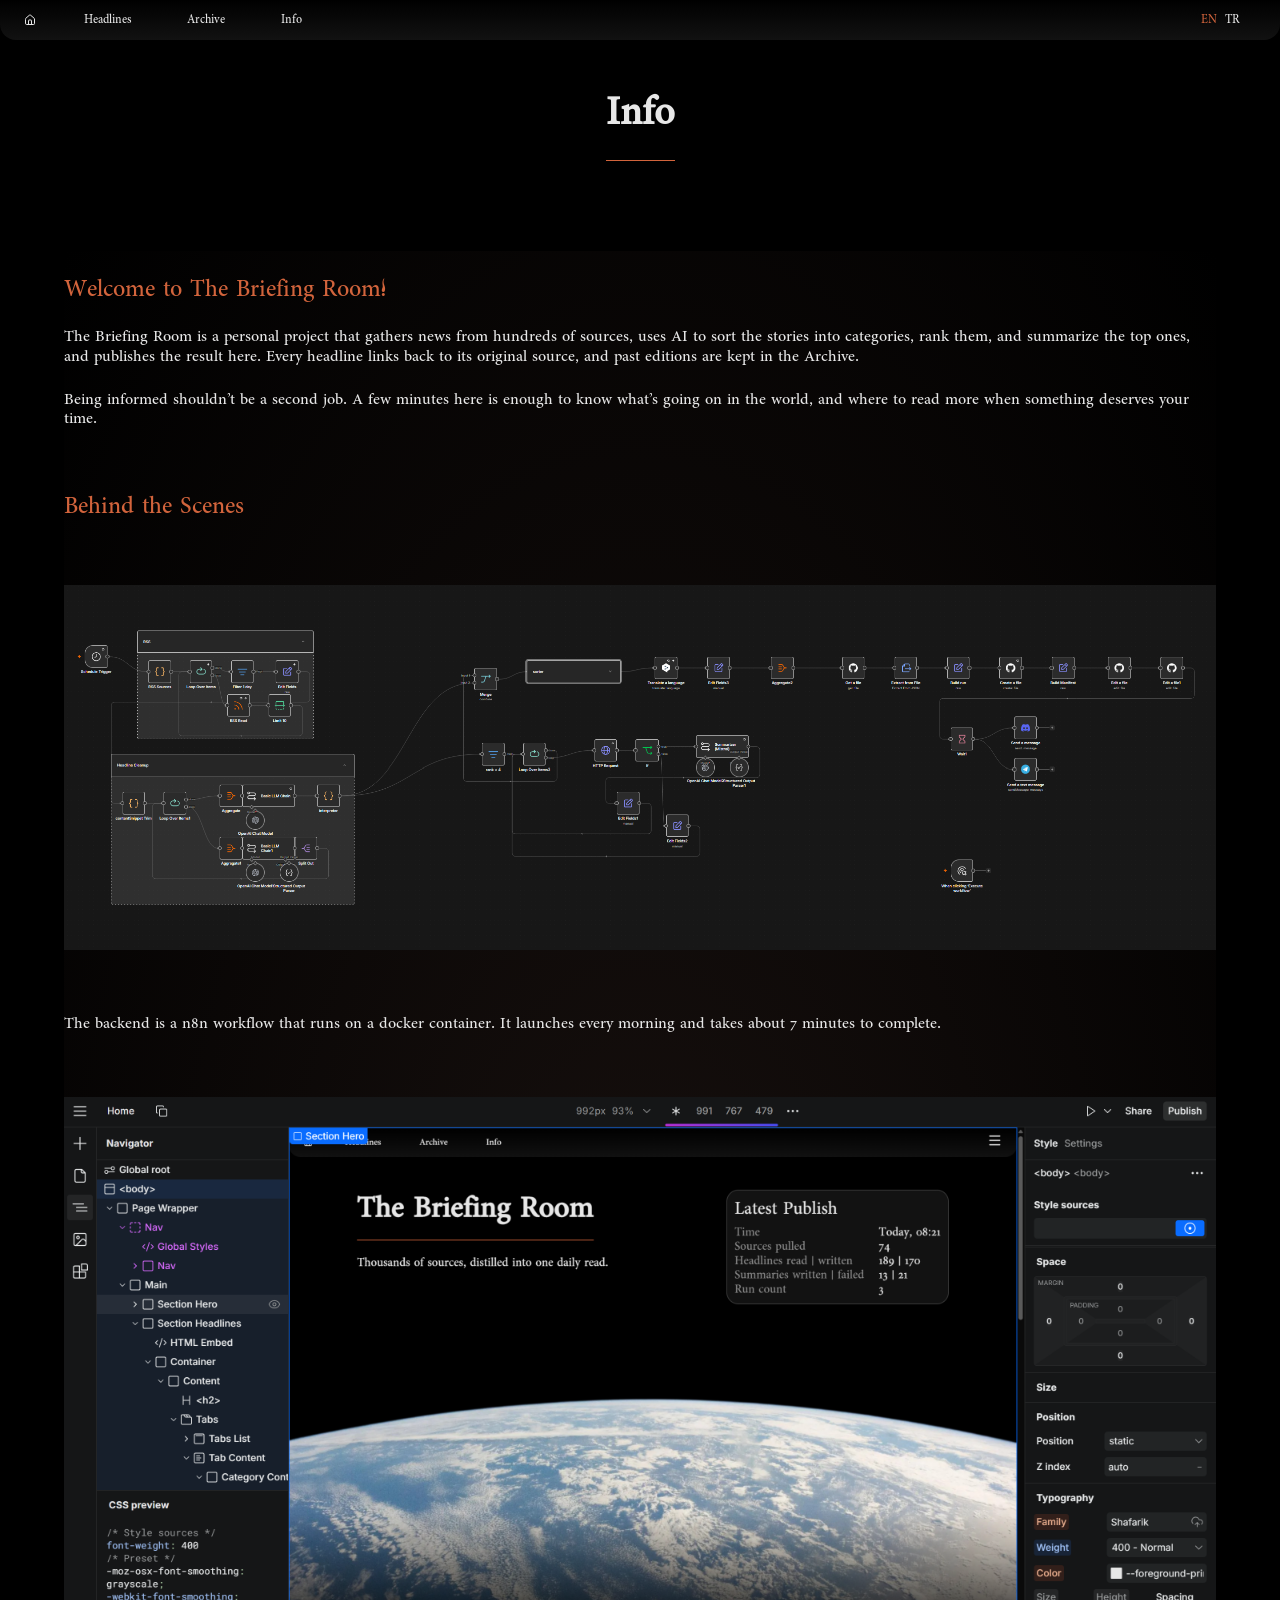
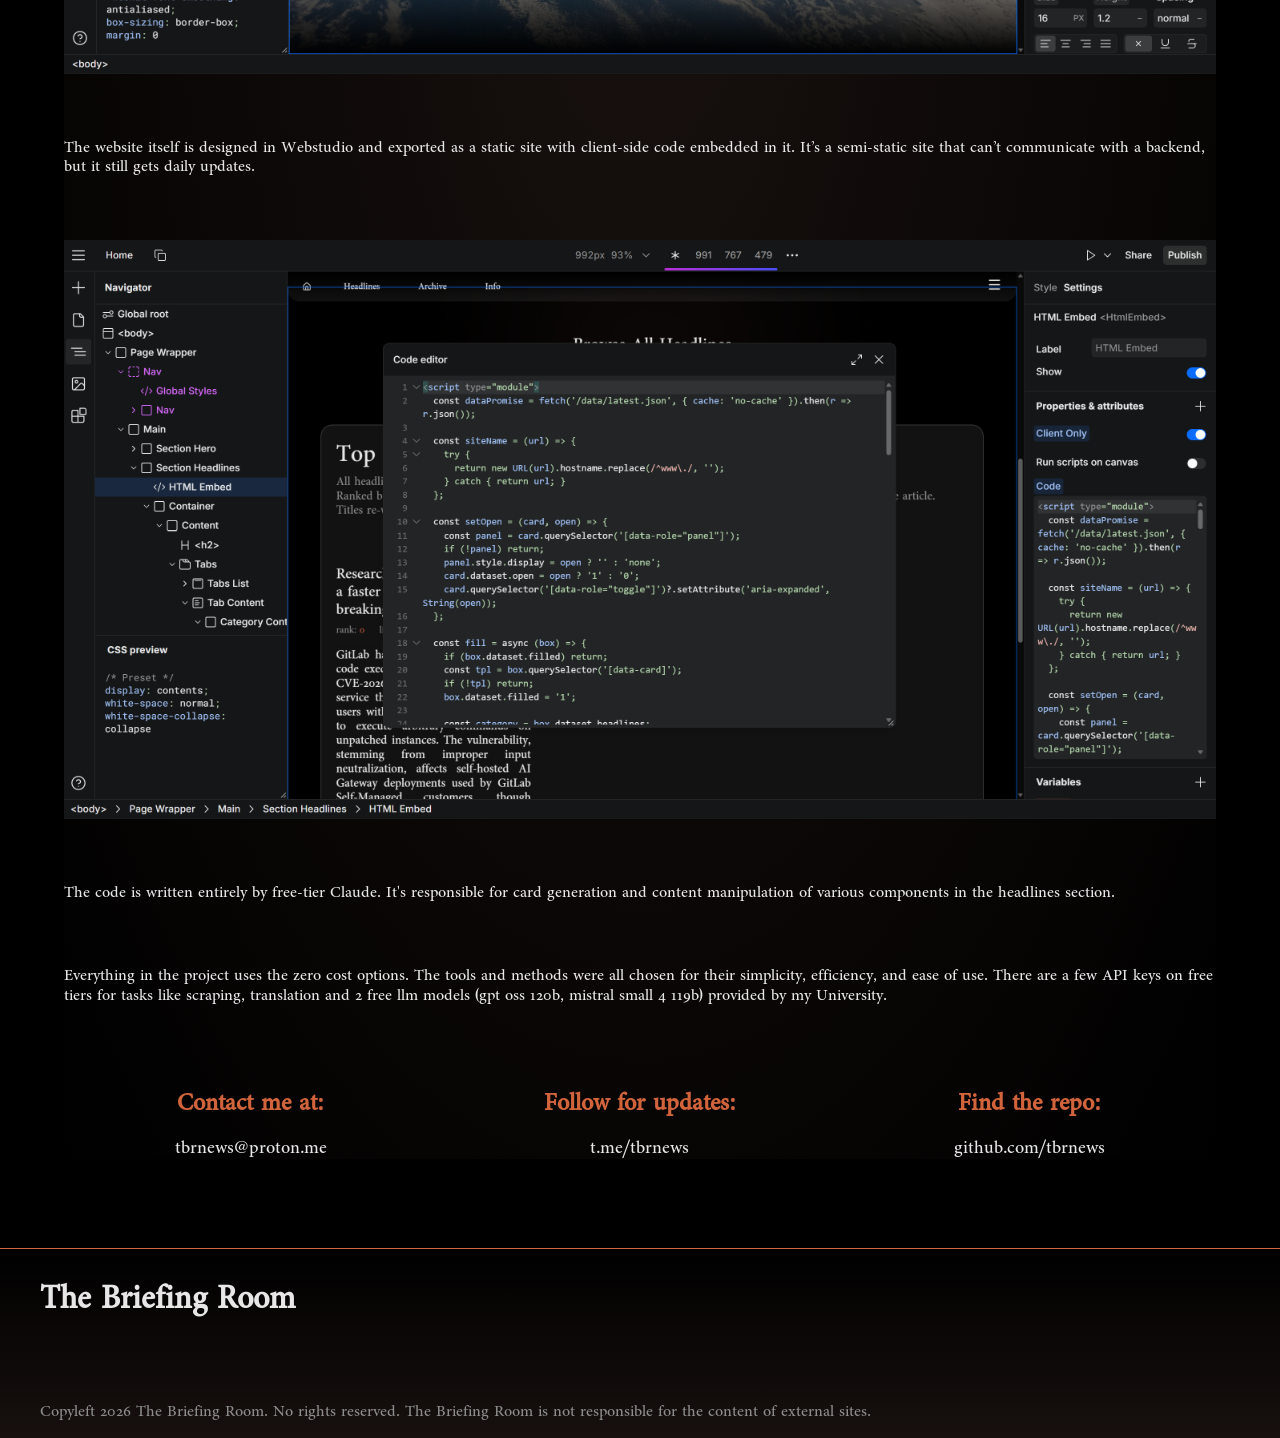
<file: info/index.html>
<!DOCTYPE html><html lang="en" data-ws-project="fb9120da-2b1c-4ccf-bf5f-71def2e6c4e9" data-ws-version="4199" data-ws-last-published="2026-09-27T17:08:32.167Z"><head><link rel="stylesheet" type="text/css" href="/assets/static/app_generated_index-6937cd5a.DwyBmb1o.css"><meta charSet="UTF-8"/><meta name="viewport" content="width=device-width,initial-scale=1"/><meta property="og:url" content="https://url/info"/><meta property="og:title" content="The Briefing Room"/><meta property="og:type" content="website"/><meta name="description" content="Thousands of sources, distilled into one daily read."/><meta property="og:description" content="Thousands of sources, distilled into one daily read."/><title>The Briefing Room</title></head><body class="w-element cfxppza"><div class="w-box"><div style="display:contents"><div style="display:contents"><div class="w-html-embed"><style>

  p {
    margin: 0;
  }

  html {
    scrollbar-width: thin;
    scrollbar-color: #5a5a5a #0a0a0a;
  }

</style></div><nav class="w-box csfnuu6 c17rhx11 c70x67w cbc2eum c161xukc cd4351x cob4xeh c2n3q7c czy33w6 c1f3638n c1t81kl c18595wj cv0opgf cljibk4 c1rydsyj c2k7pl0 c18to597 chbtxn1 cdohhj7 crph8oc cne54ou cg4hdbz c16r4tsj cuii3fp c1ijdlmk cxcleii cvoe0gd c11pdxef cvtfhx3 cnh0o2g cnlv0lv c15sv4fy c19ictfg"><a class="w-link c1twez3z c1gee7l9 cvin9p0 cyvct4 c16izf2h c698tej c5f1x74 cckc86t c1b3f41s c1bltn2j cgv4qat ck480fc c1n0uj3l c196khc8 c133gri6" href="/#Hero"><div class="w-html-embed cvin9p0 cpd980g c8mdhbu c1x5tyz3 c1v4y7im c1hqtvw0 cl8jiqw"><svg xmlns="http://www.w3.org/2000/svg" width="100%" height="100%" viewBox="0 0 24 24" fill="none" stroke="currentColor" stroke-width="2" stroke-linecap="round" stroke-linejoin="round" class="lucide lucide-house preview-icon"><path d="M15 21v-8a1 1 0 0 0-1-1h-4a1 1 0 0 0-1 1v8"/><path d="M3 10a2 2 0 0 1 .709-1.528l7-6a2 2 0 0 1 2.582 0l7 6A2 2 0 0 1 21 10v9a2 2 0 0 1-2 2H5a2 2 0 0 1-2-2z"/></svg></div></a><a class="w-link c1twez3z c1gee7l9 cvin9p0 cyvct4 c16izf2h c698tej c5f1x74 cckc86t c1b3f41s c1bltn2j cgv4qat ck480fc c1ah1v8z c196khc8 c133gri6" href="/#headlines"><p class="w-element">Headlines</p></a><a class="w-link c1twez3z c1gee7l9 cvin9p0 cyvct4 c16izf2h c698tej c5f1x74 cckc86t c1b3f41s c1bltn2j cgv4qat ck480fc c1ah1v8z c196khc8 c133gri6" href="/archive"><p class="w-element">Archive</p></a><a aria-current="page" class="w-link c1twez3z c1gee7l9 cvin9p0 cyvct4 c16izf2h c698tej c5f1x74 cckc86t c1b3f41s c1bltn2j cgv4qat ck480fc c1ah1v8z c196khc8 c133gri6 active" href="/info"><p class="w-element">Info</p></a><div class="w-element c17rhx11 c1nzsv7q cvin9p0 cyvct4 c16izf2h c133gri6"><a class="w-link c1twez3z cbc2eum csx9orr c2lxg33 c164z340 cvin9p0 cyvct4 c16izf2h c698tej c1271wek c5f1x74 cckc86t c1b3f41s c1bltn2j cgv4qat ck480fc c196khc8 c133gri6" href="/"><p class="w-element">EN</p></a><p class="w-element c698tej">  </p><a class="w-link c1twez3z c1u7calc csx9orr c70x67w c1gee7l9 cvin9p0 cyvct4 c16izf2h c698tej c1271wek c5f1x74 cckc86t c1b3f41s c1bltn2j cgv4qat ck480fc c196khc8 c133gri6" href="/tr"><p class="w-element">TR</p></a></div><div class="w-element c17rhx11 cizh036 cawno9i cxcleii c1bijo7k c5pdrki"><div class="w-element c7c5reo c5nbs2c chqqrp8"><button type="button" class="w-button c1twez3z c1gee7l9 cvin9p0 cyvct4 c16izf2h c698tej c5f1x74 cckc86t c1b3f41s c1bltn2j cgv4qat ck480fc c16r4tsj c1e5288q c1nons42 c16ipnxn cqbvvfj c1n0uj3l c196khc8" aria-haspopup="dialog" aria-expanded="false" data-state="closed"><div class="w-html-embed cvin9p0 c8dhq8x c1xwsfan c1ckvzrg cevczoe c1ravfdv c1uuucxm c19bqqfi c14ju4kd"><svg xmlns="http://www.w3.org/2000/svg" width="100%" height="100%" viewBox="0 0 24 24" fill="none" stroke="currentColor" stroke-width="2" stroke-linecap="round" stroke-linejoin="round" class="lucide lucide-menu preview-icon"><path d="M4 5h16"/><path d="M4 12h16"/><path d="M4 19h16"/></svg></div></button></div></div></nav></div></div><main class="w-box"><section id="Hero" class="w-box c1twyaqb c1tjgi2"><div class="w-element csfnuu6 c17rhx11 c70x67w cbc2eum c161xukc c149rcjr cob4xeh c1j51fr2 cp232cs c18ead0b c1t7by27 c1gd8e62 c1bzd6sk"><div class="w-element cob4xeh cyvct4 c16izf2h"><h1 class="w-element c298lu1 c8a0nsd c13oh3ta c1gee7l9 cln2jy9 cumn5oe cyloomc c2wkjg chrrpd4 cij2lx0">Info</h1></div></div></section><section id="Hero" class="w-box cj5okpt c1tjgi2"><div class="w-element csfnuu6 c17rhx11 c70x67w cbc2eum c161xukc c149rcjr cob4xeh c1j51fr2 cp232cs c18ead0b c1t7by27 c1gd8e62 c1bzd6sk c1ovcp1k"><div class="w-element cob4xeh c5lhmjb c16izf2h c1j51fr2 czy33w6 c1f3638n"><h1 class="w-element cfxppza c13oh3ta c164z340 c1ow0dso cln2jy9">Welcome to The Briefing Room!</h1><p class="w-element">The Briefing Room is a personal project that gathers news from hundreds of sources, uses AI to sort the stories into categories, rank them, and summarize the top ones, and publishes the result here. Every headline links back to its original source, and past editions are kept in the Archive.</p><p class="w-element">Being informed shouldn’t be a second job. A few minutes here is enough to know what’s going on in the world, and where to read more when something deserves your time.</p></div><div class="w-element cob4xeh c5lhmjb c16izf2h c1j51fr2 coov778 cq6r7yr cryj5ix"><h1 class="w-element cfxppza c13oh3ta c164z340 c1ow0dso cln2jy9">Behind the Scenes</h1><img class="w-image c161xukc" alt="" width="2280" height="722" sizes="100vw" srcSet="/assets/Screenshot_2026-10-21_204332_FrqY_7kzvXSilS2mEwVXG.png 16w, /assets/Screenshot_2026-10-21_204332_FrqY_7kzvXSilS2mEwVXG.png 32w, /assets/Screenshot_2026-10-21_204332_FrqY_7kzvXSilS2mEwVXG.png 48w, /assets/Screenshot_2026-10-21_204332_FrqY_7kzvXSilS2mEwVXG.png 64w, /assets/Screenshot_2026-10-21_204332_FrqY_7kzvXSilS2mEwVXG.png 96w, /assets/Screenshot_2026-10-21_204332_FrqY_7kzvXSilS2mEwVXG.png 128w, /assets/Screenshot_2026-10-21_204332_FrqY_7kzvXSilS2mEwVXG.png 256w, /assets/Screenshot_2026-10-21_204332_FrqY_7kzvXSilS2mEwVXG.png 384w, /assets/Screenshot_2026-10-21_204332_FrqY_7kzvXSilS2mEwVXG.png 640w, /assets/Screenshot_2026-10-21_204332_FrqY_7kzvXSilS2mEwVXG.png 750w, /assets/Screenshot_2026-10-21_204332_FrqY_7kzvXSilS2mEwVXG.png 828w, /assets/Screenshot_2026-10-21_204332_FrqY_7kzvXSilS2mEwVXG.png 1080w, /assets/Screenshot_2026-10-21_204332_FrqY_7kzvXSilS2mEwVXG.png 1200w, /assets/Screenshot_2026-10-21_204332_FrqY_7kzvXSilS2mEwVXG.png 1920w, /assets/Screenshot_2026-10-21_204332_FrqY_7kzvXSilS2mEwVXG.png 2048w, /assets/Screenshot_2026-10-21_204332_FrqY_7kzvXSilS2mEwVXG.png 3840w" src="/assets/Screenshot_2026-10-21_204332_FrqY_7kzvXSilS2mEwVXG.png" decoding="async" loading="lazy"/><p class="w-element">The backend is a n8n workflow that runs on a docker container. It launches every morning and takes about 7 minutes to complete.</p><img class="w-image c161xukc" alt="" width="2880" height="1442" sizes="100vw" srcSet="/assets/Screenshot_2026-10-21_204949_8qGo78rpLYTsdwr_fZxI8.png 16w, /assets/Screenshot_2026-10-21_204949_8qGo78rpLYTsdwr_fZxI8.png 32w, /assets/Screenshot_2026-10-21_204949_8qGo78rpLYTsdwr_fZxI8.png 48w, /assets/Screenshot_2026-10-21_204949_8qGo78rpLYTsdwr_fZxI8.png 64w, /assets/Screenshot_2026-10-21_204949_8qGo78rpLYTsdwr_fZxI8.png 96w, /assets/Screenshot_2026-10-21_204949_8qGo78rpLYTsdwr_fZxI8.png 128w, /assets/Screenshot_2026-10-21_204949_8qGo78rpLYTsdwr_fZxI8.png 256w, /assets/Screenshot_2026-10-21_204949_8qGo78rpLYTsdwr_fZxI8.png 384w, /assets/Screenshot_2026-10-21_204949_8qGo78rpLYTsdwr_fZxI8.png 640w, /assets/Screenshot_2026-10-21_204949_8qGo78rpLYTsdwr_fZxI8.png 750w, /assets/Screenshot_2026-10-21_204949_8qGo78rpLYTsdwr_fZxI8.png 828w, /assets/Screenshot_2026-10-21_204949_8qGo78rpLYTsdwr_fZxI8.png 1080w, /assets/Screenshot_2026-10-21_204949_8qGo78rpLYTsdwr_fZxI8.png 1200w, /assets/Screenshot_2026-10-21_204949_8qGo78rpLYTsdwr_fZxI8.png 1920w, /assets/Screenshot_2026-10-21_204949_8qGo78rpLYTsdwr_fZxI8.png 2048w, /assets/Screenshot_2026-10-21_204949_8qGo78rpLYTsdwr_fZxI8.png 3840w" src="/assets/Screenshot_2026-10-21_204949_8qGo78rpLYTsdwr_fZxI8.png" decoding="async" loading="lazy"/><p class="w-element">The website itself is designed in Webstudio and exported as a static site with client-side code embedded in it. It’s a semi-static site that can’t communicate with a backend, but it still gets daily updates.</p><img class="w-image c161xukc" alt="" width="2876" height="1446" sizes="100vw" srcSet="/assets/Screenshot_2026-10-21_205016_Tm_-AVlcrWwoErcO_DCrL.png 16w, /assets/Screenshot_2026-10-21_205016_Tm_-AVlcrWwoErcO_DCrL.png 32w, /assets/Screenshot_2026-10-21_205016_Tm_-AVlcrWwoErcO_DCrL.png 48w, /assets/Screenshot_2026-10-21_205016_Tm_-AVlcrWwoErcO_DCrL.png 64w, /assets/Screenshot_2026-10-21_205016_Tm_-AVlcrWwoErcO_DCrL.png 96w, /assets/Screenshot_2026-10-21_205016_Tm_-AVlcrWwoErcO_DCrL.png 128w, /assets/Screenshot_2026-10-21_205016_Tm_-AVlcrWwoErcO_DCrL.png 256w, /assets/Screenshot_2026-10-21_205016_Tm_-AVlcrWwoErcO_DCrL.png 384w, /assets/Screenshot_2026-10-21_205016_Tm_-AVlcrWwoErcO_DCrL.png 640w, /assets/Screenshot_2026-10-21_205016_Tm_-AVlcrWwoErcO_DCrL.png 750w, /assets/Screenshot_2026-10-21_205016_Tm_-AVlcrWwoErcO_DCrL.png 828w, /assets/Screenshot_2026-10-21_205016_Tm_-AVlcrWwoErcO_DCrL.png 1080w, /assets/Screenshot_2026-10-21_205016_Tm_-AVlcrWwoErcO_DCrL.png 1200w, /assets/Screenshot_2026-10-21_205016_Tm_-AVlcrWwoErcO_DCrL.png 1920w, /assets/Screenshot_2026-10-21_205016_Tm_-AVlcrWwoErcO_DCrL.png 2048w, /assets/Screenshot_2026-10-21_205016_Tm_-AVlcrWwoErcO_DCrL.png 3840w" src="/assets/Screenshot_2026-10-21_205016_Tm_-AVlcrWwoErcO_DCrL.png" decoding="async" loading="lazy"/><p class="w-element">The code is written entirely by free-tier Claude. It&#x27;s responsible for card generation and content manipulation of various components in the headlines section. </p><p class="w-element">Everything in the project uses the zero cost options. The tools and methods were all chosen for their simplicity, efficiency, and ease of use. There are a few API keys on free tiers for tasks like scraping, translation and 2 free llm models (gpt oss 120b, mistral small 4 119b) provided by my University. </p></div><div class="w-element cds45qa cyvct4 c16izf2h c1j51fr2 c58a4sq cahejmp cryj5ix cwenp1l cljibk4 c1rydsyj cxcleii cng7fhq c1lpll83 c54lh1o"><div class="w-element cob4xeh c1j51fr2 cyvct4 c16izf2h"><h1 class="w-element c164z340">Contact me at:</h1><a href="mailto:tbrnews@proton.me" class="w-element c1twez3z c1gee7l9 cqzezkl cyvct4 c16izf2h c1vokr5 c5f1x74 cckc86t c1b3f41s c1bltn2j cgv4qat ck480fc c1n0uj3l c196khc8">tbrnews@proton.me</a></div><div class="w-element cob4xeh c1j51fr2 cyvct4 c16izf2h"><h1 class="w-element c164z340">Follow for updates:</h1><a href="https://t.me/tbrnews" class="w-element c1twez3z c1gee7l9 cqzezkl cyvct4 c16izf2h c1vokr5 c5f1x74 cckc86t c1b3f41s c1bltn2j cgv4qat ck480fc c1n0uj3l c196khc8">t.me/tbrnews</a></div><div class="w-element cob4xeh c1j51fr2 cyvct4 c16izf2h"><h1 class="w-element c164z340">Find the repo:</h1><a href="https://github.com/tbrnews/tbrnews.github.io" class="w-element c1twez3z c1gee7l9 cqzezkl cyvct4 c16izf2h c1vokr5 c5f1x74 cckc86t c1b3f41s c1bltn2j cgv4qat ck480fc c1n0uj3l c196khc8">github.com/tbrnews</a></div></div></div></section></main><div style="display:contents"><div style="display:contents"><footer class="w-box"><div class="w-box csfnuu6 c17rhx11 c1hqtvw0 cawno9i c161xukc cd4351x cob4xeh c1j51fr2 coov778 cq6r7yr c1t7by27 c1gd8e62 c18f5aff c1ehtneo c16r4tsj c27gpgy c1u7fets c1ad2flo c2wkjg ck7f8 cij2lx0"><div class="w-element cob4xeh c2n3q7c c1t7by27 c2q4whl c17rhx11 csfnuu6 c161xukc"><div class="w-element"><h1 class="w-element c1waw16c">The Briefing Room</h1></div><a class="w-link c1twez3z c1gee7l9 cizh036 cyvct4 c16izf2h c698tej c5f1x74 cckc86t c1b3f41s c1bltn2j cgv4qat ck480fc c1n0uj3l c196khc8 cxcleii" href="/#Hero"><div class="w-html-embed cvin9p0 cpd980g c8mdhbu c1x5tyz3 c1v4y7im c1hqtvw0 cl8jiqw c1fondtf c1ehczsg c1jjjse2 cdagd3j cnh0o2g cnlv0lv c15sv4fy c19ictfg cv51k3d c13i91gs cs3jc1d c1kylopl c1bohih1 ck6wwn5"><svg xmlns="http://www.w3.org/2000/svg" width="100%" height="100%" viewBox="0 0 24 24" fill="none" stroke="currentColor" stroke-width="2" stroke-linecap="round" stroke-linejoin="round" class="lucide lucide-arrow-up preview-icon"><path d="m5 12 7-7 7 7"/><path d="M12 19V5"/></svg></div></a></div><div class="w-element cx36i7r cxpzdud c17rhx11 csfnuu6 c161xukc c2q4whl"><div class="w-element c1ehtneo"><p class="w-element c1ow0dso c18p3bgh">Copyleft 2026 The Briefing Room. No rights reserved. The Briefing Room is not responsible for the content of external sites.</p></div></div></div></footer></div></div></div><script id="vike_pageContext" type="application/json">{"pageId":"\/pages\/info","routeParams":{},"data":{"url":"https:\/\/url\/info","system":{"params":{},"search":{},"origin":"https:\/\/url","pathname":"\/info"},"resources":{},"pageMeta":{"title":"The Briefing Room","description":"Thousands of sources, distilled into one daily read.","excludePageFromSearch":false,"language":"!undefined","socialImageAssetName":"!undefined","socialImageUrl":"!undefined","status":"!undefined","redirect":"!undefined","content":"!undefined","custom":[]}}}</script><script id="vike_globalContext" type="application/json">{}</script><script src="/assets/entries/entry-server-routing.fS2HUcNZ.js" type="module" async></script><link rel="modulepreload" href="/assets/entries/pages_info.CrjJvvmb.js" as="script" type="text/javascript"><link rel="modulepreload" href="/assets/chunks/chunk-SurKiIAj.js" as="script" type="text/javascript"><link rel="modulepreload" href="/assets/chunks/chunk-B910qiNY.js" as="script" type="text/javascript"><link rel="modulepreload" href="/assets/chunks/chunk-D1tRJwfh.js" as="script" type="text/javascript"><link rel="modulepreload" href="/assets/chunks/chunk-CqxD-R0F.js" as="script" type="text/javascript"></body></html>
</file>
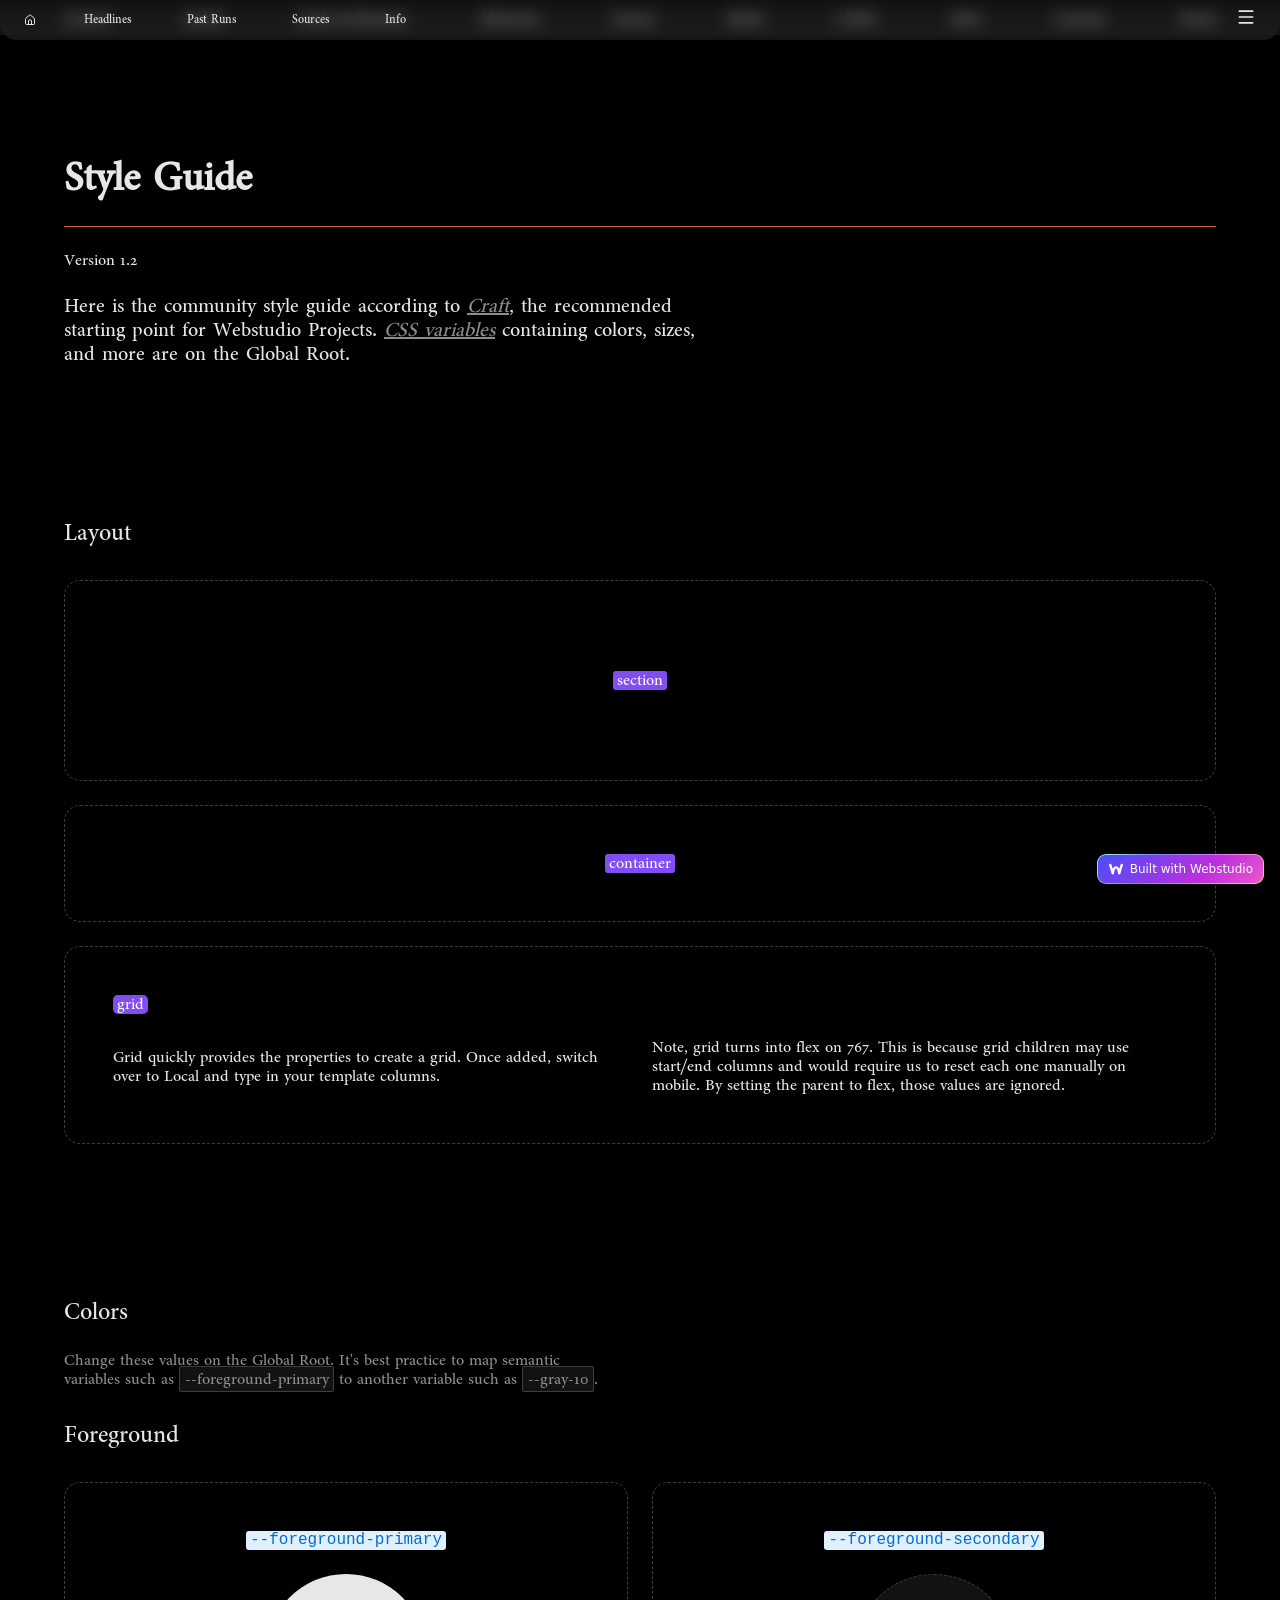
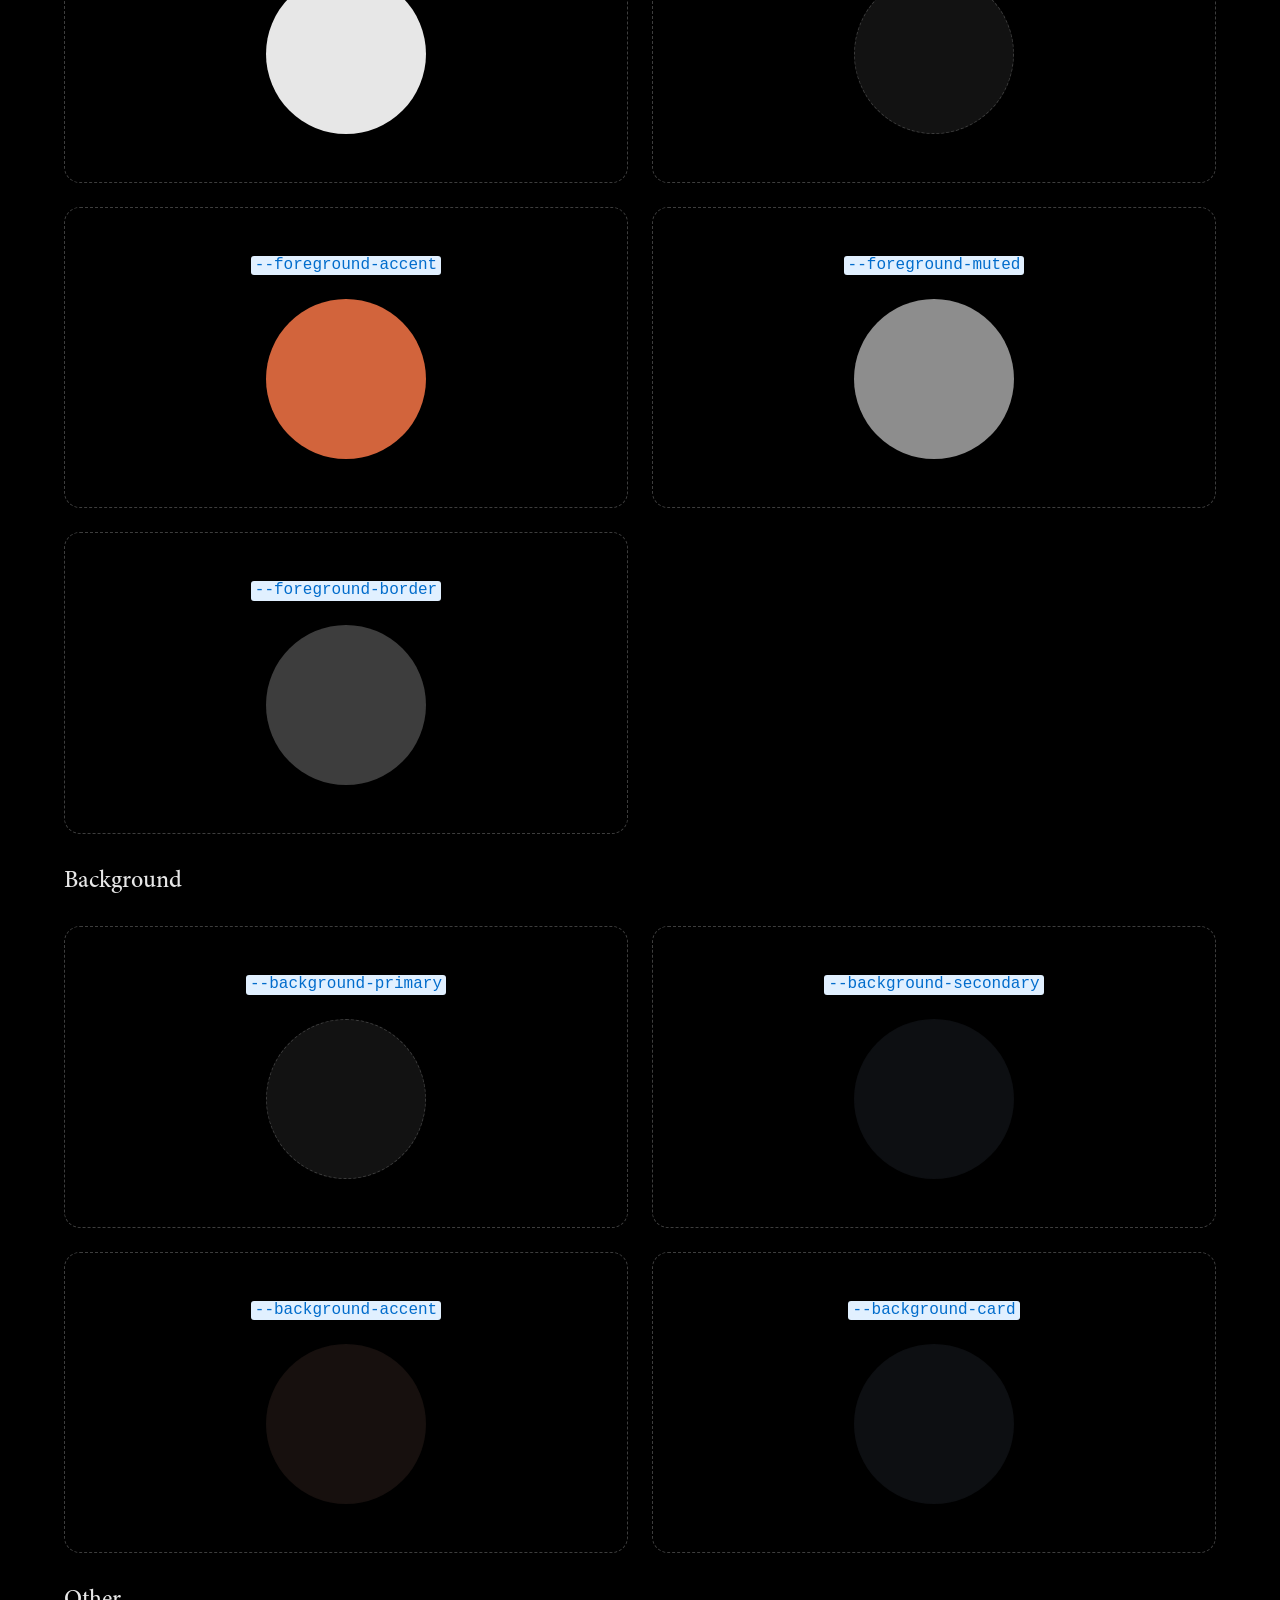
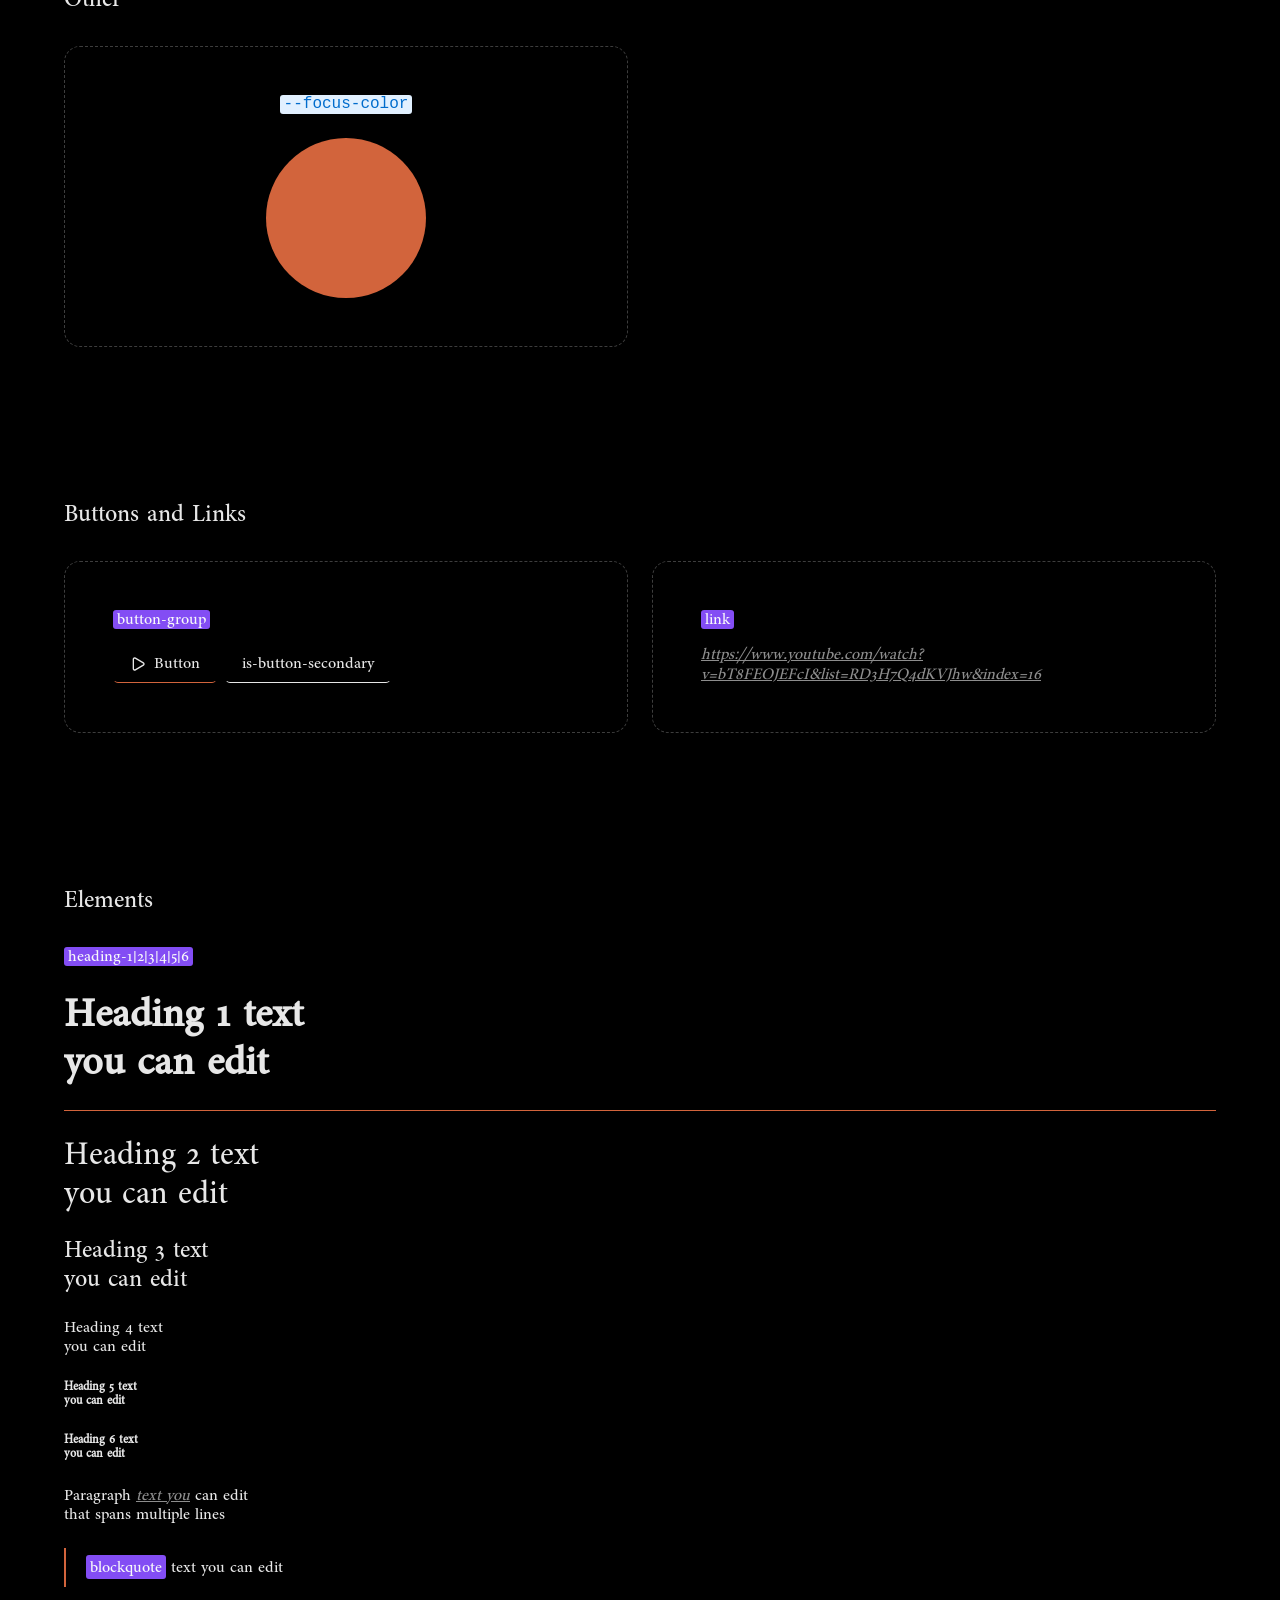
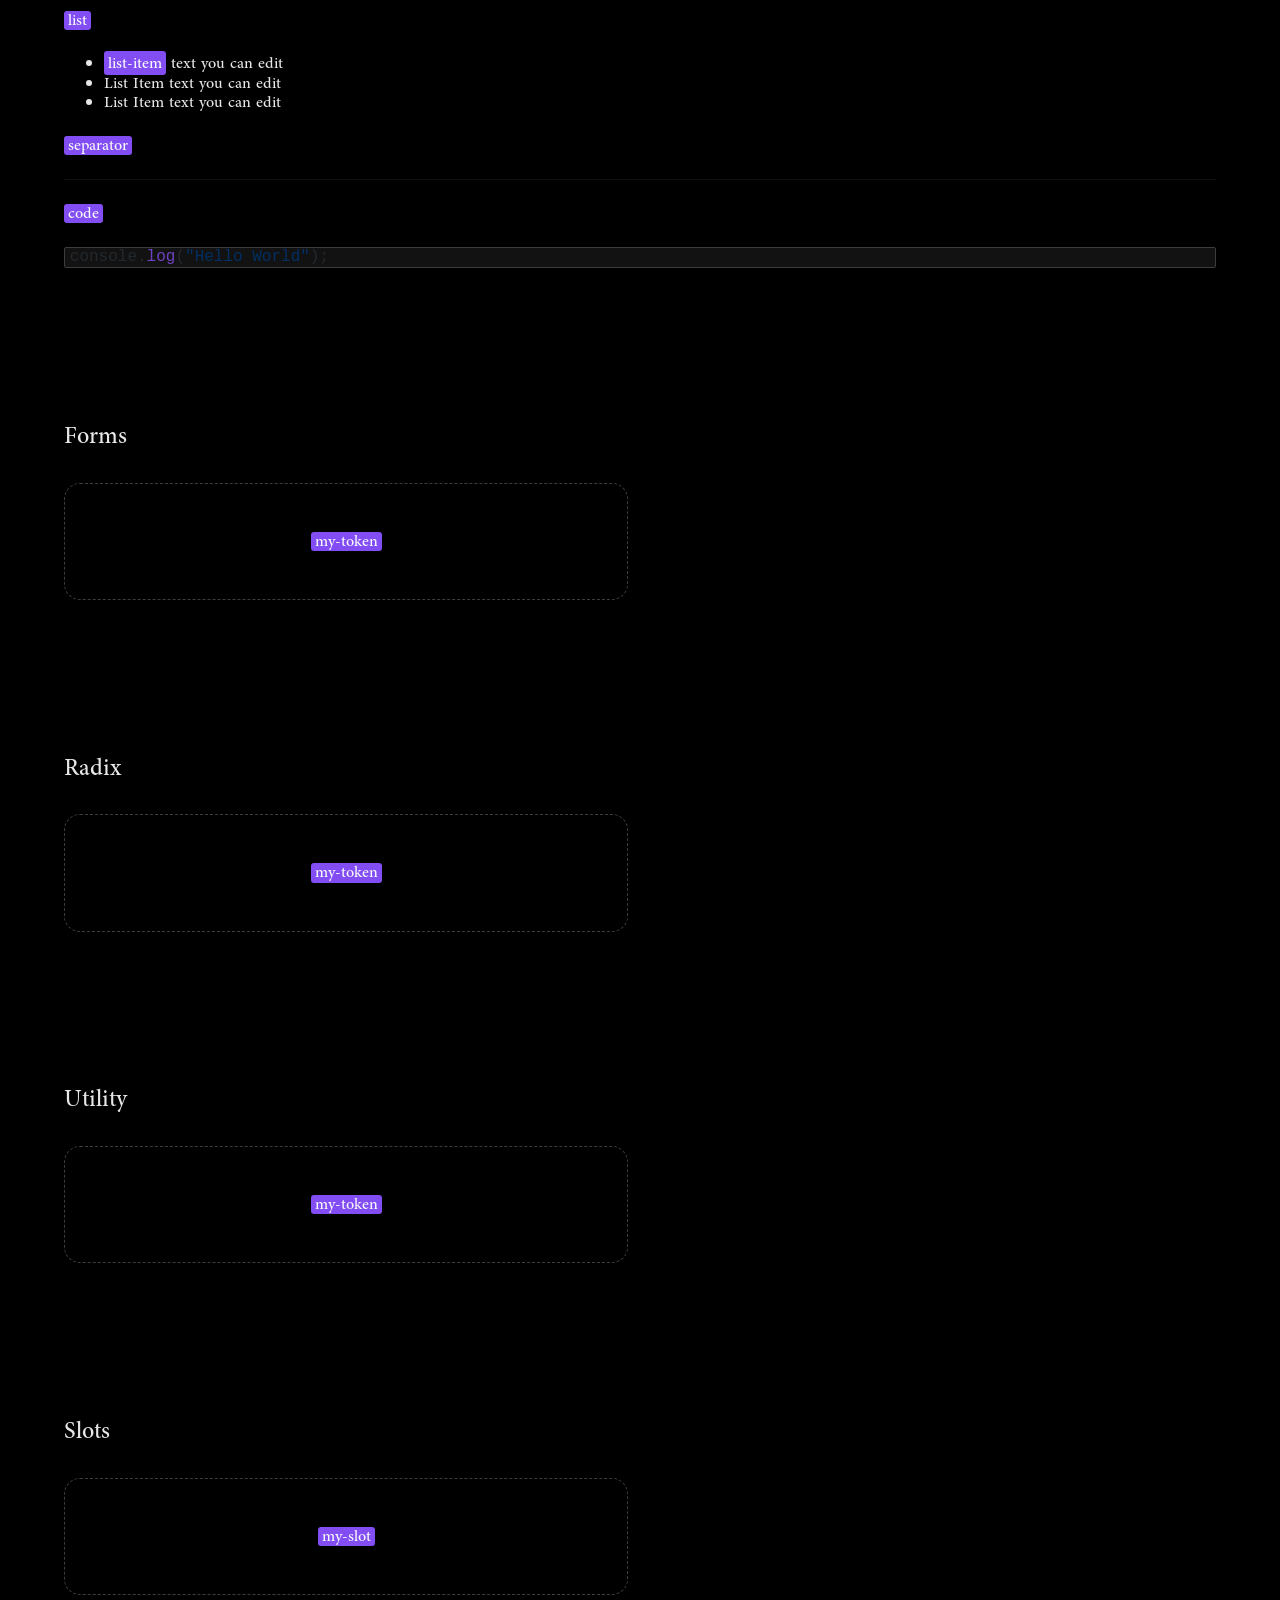
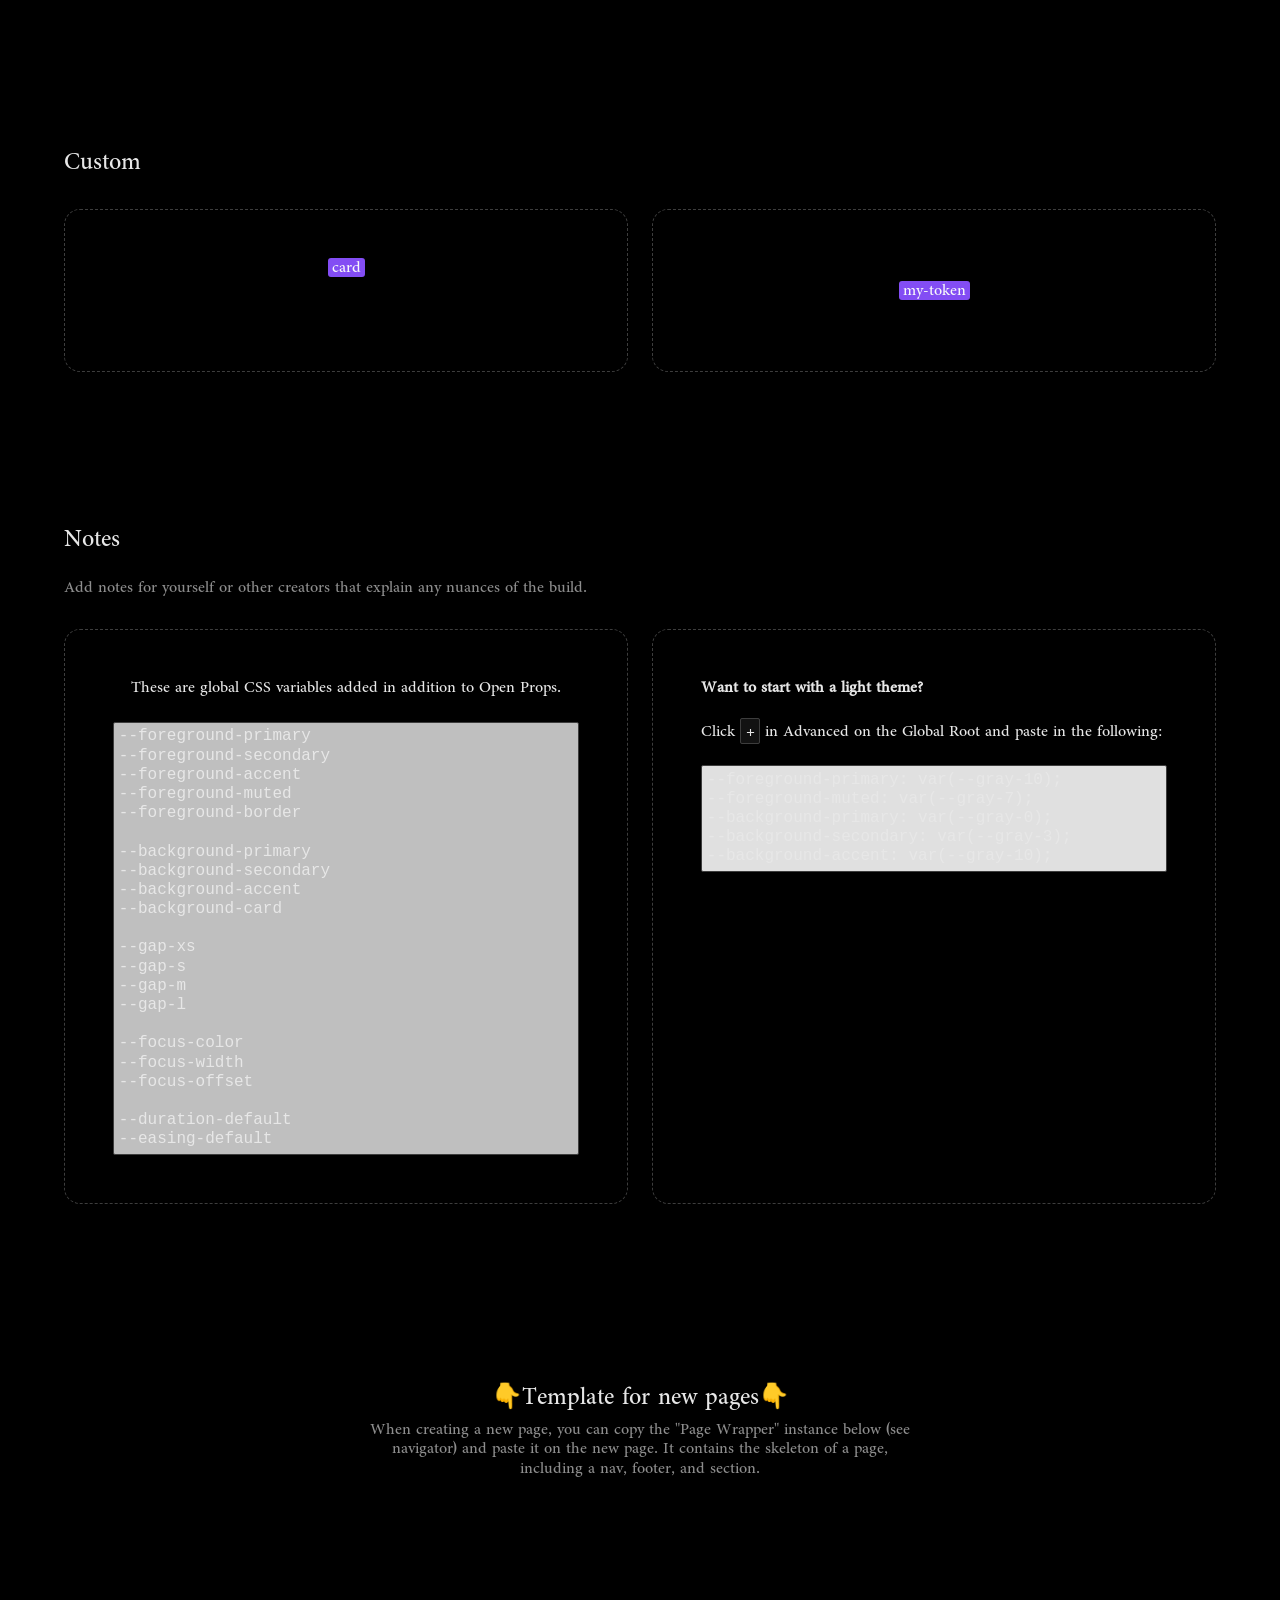
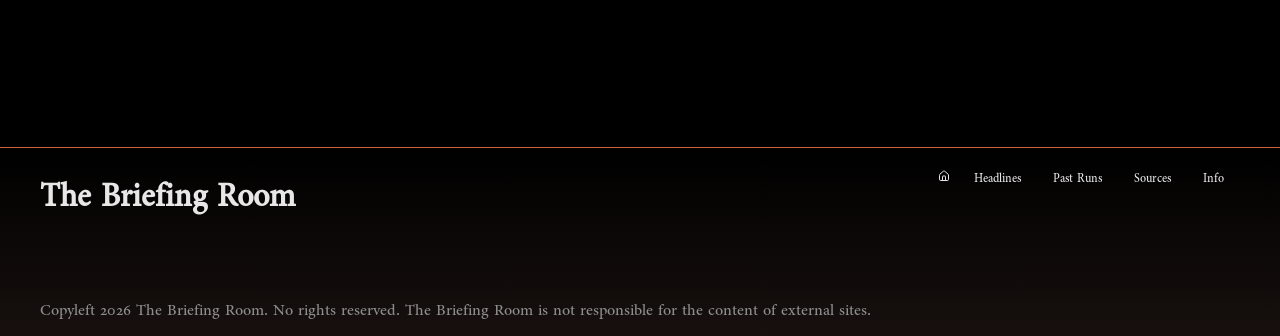
<file: old-home1/index.html>
<!DOCTYPE html><html lang="en" data-ws-project="fb9120da-2b1c-4ccf-bf5f-71def2e6c4e9" data-ws-version="3250" data-ws-last-published="2026-09-27T17:08:32.167Z"><head><link rel="stylesheet" type="text/css" href="/assets/static/index.CmmnfiFU.css"><meta charSet="UTF-8"/><meta name="viewport" content="width=device-width,initial-scale=1"/><link rel="preload" href="/assets/Shafarik-Regular_9bSiKbB4j5vcWp-Bxa6OO.ttf" as="font" crossorigin="anonymous"/><meta property="og:url" content="https://url/old-home1"/><meta property="og:title" content="Untitled"/><meta property="og:type" content="website"/><meta name="robots" content="noindex, nofollow"/><meta property="twitter:card" content="summary_large_image"/><title>Untitled</title></head><body id="top" class="w-body"><div class="w-box clupl7q c1tjgi2 cfj54ic"><div class="w-box csfnuu6 c17rhx11 c70x67w cbc2eum c161xukc c149rcjr cob4xeh c1j51fr2 c18pium6 cxnyz91 c1t7by27 c1gd8e62"><div class="w-box cob4xeh c1j51fr2 cktie9q c12j3fh1 cpqpai"><h1 class="w-heading c298lu1 c8a0nsd c13oh3ta c1gee7l9 cln2jy9 cumn5oe cyloomc c2wkjg chrrpd4 cij2lx0">Style Guide</h1><div style="display:contents"><div style="display:contents"><div class="w-text">Version 1.2</div></div></div><p class="w-paragraph cqf5kbf crsdh4j">Here is the community style guide according to <a href="https://docs.webstudio.is/university/craft" target="_blank" class="w-rich-text-link c18p3bgh cnm9s41 c1kutpm2 c16utfn5 c1761s3m ctsemvd c1rbzq2u c1jg59vd c9thjhi c1qm1t9r c196khc8">Craft</a>, the recommended starting point for Webstudio Projects. <a href="https://docs.webstudio.is/university/foundations/css-variables" target="_blank" class="w-rich-text-link c18p3bgh cnm9s41 c1kutpm2 c16utfn5 c1761s3m ctsemvd c1rbzq2u c1jg59vd c9thjhi c1qm1t9r c196khc8">CSS variables</a> containing colors, sizes, and more are on the Global Root. </p></div><div id="layout" class="w-box cob4xeh c1j51fr2 cv29ze7 c1wbigaq c11x10w6"><div class="w-box cob4xeh c1j51fr2 cktie9q c12j3fh1 cpqpai"><h2 class="w-heading cfxppza c13oh3ta cgicz1m c1gee7l9">Layout</h2></div><div class="w-box c1nm5j5h c9t7nbr c16v0ii6 c1pl5s14 cn8csml"><div class="w-box c1e4jcf0 crn0ak9 cne54ou cg4hdbz cob4xeh cyvct4 c16izf2h clupl7q c1tjgi2 cdu94tt cawuyia c1dn69wd c1eokbm8 c1j51fr2 c1dava0 c1tgvm7j c1bpdlsb"><div class="w-text c4t8coa c1nz151y c1g408lt cl4qxut cwvwnio ceri628 c1kgaq91 c1ioq3pj c1eu1jv7 c1ow0dso">section</div></div><div class="w-box c1e4jcf0 crn0ak9 cne54ou cg4hdbz cob4xeh cyvct4 c1t7by27 c2px21w ct5ph5c cbc2eum c70x67w c1dn69wd c1eokbm8 c1j51fr2 cp232cs c18ead0b csfnuu6 c17rhx11 c161xukc c149rcjr c1gd8e62 c1bpdlsb"><div class="w-text c4t8coa c1nz151y c1g408lt cl4qxut cwvwnio ceri628 c1kgaq91 c1ioq3pj c1eu1jv7 c1ow0dso">container</div></div><div class="w-box c1e4jcf0 crn0ak9 cne54ou cg4hdbz c1nm5j5h cyvct4 c16izf2h c1dn69wd c1eokbm8 c1j51fr2 czy33w6 c1f3638n c1c6mj5j c1bpdlsb ccr015e cxcleii c1kan5si"><div class="w-box c1d0smfu c1pieqc0"><div class="w-text c4t8coa c1pqhd33 c5o6b2x c1nz151y c1g408lt c10xuo1k cqzezkl cwvwnio c19biwap c1gueel3 c85h01x c1ykajb7 c1yfwsb7 c1eokbm8">grid</div></div><div class="w-box"><p class="w-paragraph">Grid quickly provides the properties to create a grid. Once added, switch over to Local and type in your template columns.</p></div><div class="w-box"><p class="w-paragraph">Note, grid turns into flex on 767. This is because grid children may use start/end columns and would require us to reset each one manually on mobile. By setting the parent to flex, those values are ignored.</p></div></div></div></div><div id="colors" class="w-box cob4xeh c1j51fr2 cv29ze7 c1wbigaq c11x10w6"><div class="w-box cob4xeh c1j51fr2 cktie9q c12j3fh1 cpqpai"><h2 class="w-heading cfxppza c13oh3ta cgicz1m c1gee7l9">Colors</h2><p class="w-paragraph c18vjuoy c1qo2rau">Change these values on the Global Root. It&#x27;s best practice to map semantic variables such as <span class="w-text-1 c16cw4t1 c9ah00q c1vho6lf c181pqm1 c4oszkp c4fwz5a c1eqblte cwa7nhb">--foreground-primary</span> to another variable such as <span class="w-text-1 c16cw4t1 c9ah00q c1vho6lf c181pqm1 c4oszkp c4fwz5a c1eqblte cwa7nhb">--gray-10</span>.</p></div><h3 class="w-heading cfxppza c13oh3ta cpse1oy c1vypw6b">Foreground</h3><div class="w-box c1nm5j5h c1c6mj5j c16v0ii6 c1pl5s14 cn8csml"><div class="w-box c1e4jcf0 crn0ak9 cne54ou cg4hdbz cob4xeh cyvct4 c16izf2h c1dn69wd c1eokbm8 c1j51fr2 c1dava0 c1tgvm7j c1bpdlsb ccr015e"><div class="w-text calcygf c1nz151y c1g408lt c1b8xo2w cwvwnio ceri628 c1kgaq91 c1ioq3pj c1eu1jv7 c1ow0dso c19spvx3">--foreground-primary</div><div class="w-box c4oqbo9 ctnxs4m cdlfqhc c1dso5g5 c1kygytn c1ldi7d9 c1uhgioq c1gee7l9 c1lsy5qr"></div></div><div class="w-box c1e4jcf0 crn0ak9 cne54ou cg4hdbz cob4xeh cyvct4 c16izf2h c1dn69wd c1eokbm8 c1j51fr2 c1dava0 c1tgvm7j c1bpdlsb ccr015e"><div class="w-text calcygf c1nz151y c1g408lt c1b8xo2w cwvwnio ceri628 c1kgaq91 c1ioq3pj c1eu1jv7 c1ow0dso c19spvx3">--foreground-secondary</div><div class="w-box c4oqbo9 ctnxs4m cdlfqhc c1dso5g5 c1kygytn c1ldi7d9 c1uhgioq c1g4qfd1 c1bpdlsb"></div></div><div class="w-box c1e4jcf0 crn0ak9 cne54ou cg4hdbz cob4xeh cyvct4 c16izf2h c1dn69wd c1eokbm8 c1j51fr2 c1dava0 c1tgvm7j c1bpdlsb ccr015e"><div class="w-text calcygf c1nz151y c1g408lt c1b8xo2w cwvwnio ceri628 c1kgaq91 c1ioq3pj c1eu1jv7 c1ow0dso c19spvx3">--foreground-accent</div><div class="w-box c4oqbo9 ctnxs4m cdlfqhc c1dso5g5 c1kygytn c1ldi7d9 c1uhgioq c164z340 c1lsy5qr"></div></div><div class="w-box c1e4jcf0 crn0ak9 cne54ou cg4hdbz cob4xeh cyvct4 c16izf2h c1dn69wd c1eokbm8 c1j51fr2 c1dava0 c1tgvm7j c1bpdlsb ccr015e"><div class="w-text calcygf c1nz151y c1g408lt c1b8xo2w cwvwnio ceri628 c1kgaq91 c1ioq3pj c1eu1jv7 c1ow0dso c19spvx3">--foreground-muted</div><div class="w-box c4oqbo9 ctnxs4m cdlfqhc c1dso5g5 c1kygytn c1ldi7d9 c1uhgioq c18p3bgh c1lsy5qr"></div></div><div class="w-box c1e4jcf0 crn0ak9 cne54ou cg4hdbz cob4xeh cyvct4 c16izf2h c1dn69wd c1eokbm8 c1j51fr2 c1dava0 c1tgvm7j c1bpdlsb ccr015e"><div class="w-text calcygf c1nz151y c1g408lt c1b8xo2w cwvwnio ceri628 c1kgaq91 c1ioq3pj c1eu1jv7 c1ow0dso c19spvx3">--foreground-border</div><div class="w-box c4oqbo9 ctnxs4m cdlfqhc c1dso5g5 c1kygytn c1ldi7d9 c1uhgioq c1h7a4wv c1lsy5qr"></div></div></div><h3 class="w-heading cfxppza c13oh3ta cpse1oy c1vypw6b">Background</h3><div class="w-box c1nm5j5h c1c6mj5j c16v0ii6 c1pl5s14 cn8csml"><div class="w-box c1e4jcf0 crn0ak9 cne54ou cg4hdbz cob4xeh cyvct4 c16izf2h c1dn69wd c1eokbm8 c1j51fr2 c1dava0 c1tgvm7j c1bpdlsb ccr015e"><div class="w-text calcygf c1nz151y c1g408lt c1b8xo2w cwvwnio ceri628 c1kgaq91 c1ioq3pj c1eu1jv7 c1ow0dso c19spvx3">--background-primary</div><div class="w-box c4oqbo9 ctnxs4m cdlfqhc c1dso5g5 c1kygytn c1ldi7d9 c1uhgioq ckvyg4d c1bpdlsb"></div></div><div class="w-box c1e4jcf0 crn0ak9 cne54ou cg4hdbz cob4xeh cyvct4 c16izf2h c1dn69wd c1eokbm8 c1j51fr2 c1dava0 c1tgvm7j c1bpdlsb ccr015e"><div class="w-text calcygf c1nz151y c1g408lt c1b8xo2w cwvwnio ceri628 c1kgaq91 c1ioq3pj c1eu1jv7 c1ow0dso c19spvx3">--background-secondary</div><div class="w-box c4oqbo9 ctnxs4m cdlfqhc c1dso5g5 c1kygytn c1ldi7d9 c1uhgioq cws14xo c1lsy5qr"></div></div><div class="w-box c1e4jcf0 crn0ak9 cne54ou cg4hdbz cob4xeh cyvct4 c16izf2h c1dn69wd c1eokbm8 c1j51fr2 c1dava0 c1tgvm7j c1bpdlsb ccr015e"><div class="w-text calcygf c1nz151y c1g408lt c1b8xo2w cwvwnio ceri628 c1kgaq91 c1ioq3pj c1eu1jv7 c1ow0dso c19spvx3">--background-accent</div><div class="w-box c4oqbo9 ctnxs4m cdlfqhc c1dso5g5 c1kygytn c1ldi7d9 c1uhgioq c14e3hfr c1lsy5qr"></div></div><div class="w-box c1e4jcf0 crn0ak9 cne54ou cg4hdbz cob4xeh cyvct4 c16izf2h c1dn69wd c1eokbm8 c1j51fr2 c1dava0 c1tgvm7j c1bpdlsb ccr015e"><div class="w-text calcygf c1nz151y c1g408lt c1b8xo2w cwvwnio ceri628 c1kgaq91 c1ioq3pj c1eu1jv7 c1ow0dso c19spvx3">--background-card</div><div class="w-box c4oqbo9 ctnxs4m cdlfqhc c1dso5g5 c1kygytn c1ldi7d9 c1uhgioq c1f81xcf c1lsy5qr"></div></div></div><h3 class="w-heading cfxppza c13oh3ta cpse1oy c1vypw6b">Other</h3><div class="w-box c1nm5j5h c1c6mj5j c16v0ii6 c1pl5s14 cn8csml"><div class="w-box c1e4jcf0 crn0ak9 cne54ou cg4hdbz cob4xeh cyvct4 c16izf2h c1dn69wd c1eokbm8 c1j51fr2 c1dava0 c1tgvm7j c1bpdlsb ccr015e"><div class="w-text calcygf c1nz151y c1g408lt c1b8xo2w cwvwnio ceri628 c1kgaq91 c1ioq3pj c1eu1jv7 c1ow0dso c19spvx3">--focus-color</div><div class="w-box c4oqbo9 ctnxs4m cdlfqhc c1dso5g5 c1kygytn c1ldi7d9 c1uhgioq c1e8l7z0 c1lsy5qr"></div></div></div></div><div id="links-buttons" class="w-box cob4xeh c1j51fr2 cv29ze7 c1wbigaq c11x10w6"><div class="w-box cob4xeh c1j51fr2 cktie9q c12j3fh1 cpqpai"><h2 class="w-heading cfxppza c13oh3ta cgicz1m c1gee7l9">Buttons and Links</h2></div><div class="w-box c1nm5j5h c1c6mj5j c16v0ii6 c1pl5s14 cn8csml"><div class="w-box c1e4jcf0 crn0ak9 cne54ou cg4hdbz cob4xeh c5lhmjb c1t81kl c1dn69wd c1eokbm8 c1j51fr2 chc754s c1m4iaev c1bpdlsb ccr015e"><div class="w-text c4t8coa c1nz151y c1g408lt cl4qxut cwvwnio ceri628 c1kgaq91 c1ioq3pj c1eu1jv7 c1ow0dso">button-group</div><div class="w-box cob4xeh cyvct4 c1t81kl c1lcrnkc c1mexvx7 c3lqvtb"><a class="w-link c1gee7l9 c1xjda2g c1eb2ptg c2lxg33 c1u7calc c19biwap c1gueel3 c85h01x c1ykajb7 c1twez3z cckc86t c1b3f41s c1bltn2j cgv4qat ck480fc cvin9p0 cyvct4 c16izf2h c1fo75f4 ctq28j8 c16r4tsj cvx4lqw c43l8u1 chrrpd4 c1fb6stc c9thjhi c1qm1t9r c186lo8p cejhyyt c1qnyub7" href="#"><div class="w-html-embed cvin9p0 cpd980g c8mdhbu"><svg xmlns="http://www.w3.org/2000/svg" width="100%" height="100%" viewBox="0 0 24 24" fill="none" stroke="currentColor" stroke-width="2" stroke-linecap="round" stroke-linejoin="round" class="lucide lucide-play preview-icon"><path d="M5 5a2 2 0 0 1 3.008-1.728l11.997 6.998a2 2 0 0 1 .003 3.458l-12 7A2 2 0 0 1 5 19z"/></svg></div><span class="w-element">Button</span></a><a class="w-link c1gee7l9 c1xjda2g c1eb2ptg c2lxg33 c1u7calc c19biwap c1gueel3 c85h01x c1ykajb7 c1twez3z cckc86t c1b3f41s c1bltn2j cgv4qat ck480fc cvin9p0 cyvct4 c16izf2h c1fo75f4 ctq28j8 c16r4tsj cvx4lqw c43l8u1 ctgxnkb c1fb6stc c9thjhi c1qm1t9r cvfp300 c1s9ecmd cmta1uk" href="#">is-button-secondary</a></div></div><div class="w-box c1e4jcf0 crn0ak9 cne54ou cg4hdbz cob4xeh c5lhmjb c1t81kl c1dn69wd c1eokbm8 c1j51fr2 chc754s c1m4iaev c1bpdlsb ccr015e"><div class="w-text c4t8coa c1nz151y c1g408lt cl4qxut cwvwnio ceri628 c1kgaq91 c1ioq3pj c1eu1jv7 c1ow0dso">link</div><a class="w-link c18p3bgh cnm9s41 c1kutpm2 c16utfn5 c1761s3m ctsemvd c1rbzq2u c1jg59vd c9thjhi c1qm1t9r c196khc8" href="#">https://www.youtube.com/watch?v=bT8FEOJEFcI&amp;list=RD3H7Q4dKVJhw&amp;index=16</a></div></div></div><div id="elements" class="w-box cob4xeh c1j51fr2 cv29ze7 c1wbigaq c11x10w6"><div class="w-box cob4xeh c1j51fr2 cktie9q c12j3fh1 cpqpai"><h2 class="w-heading cfxppza c13oh3ta cgicz1m c1gee7l9">Elements</h2></div><div class="w-box cob4xeh c1j51fr2 cktie9q c12j3fh1"><div class="w-text c4t8coa c1nz151y c1g408lt cl4qxut cwvwnio ceri628 c1kgaq91 c1ioq3pj c1eu1jv7 c1ow0dso">heading-1|2|3|4|5|6</div><h1 class="w-heading c298lu1 c8a0nsd c13oh3ta c1gee7l9 cln2jy9 cumn5oe cyloomc c2wkjg chrrpd4 cij2lx0">Heading 1 text <br/>you can edit</h1><h1 class="w-heading cfxppza c13oh3ta cgicz1m c1gee7l9">Heading 2 text <br/>you can edit</h1><h1 class="w-heading cfxppza c13oh3ta cpse1oy c1vypw6b">Heading 3 text <br/>you can edit</h1><h1 class="w-heading c1dh33ct cfxppza c13oh3ta cpse1oy">Heading 4 text <br/>you can edit</h1><h1 class="w-heading c698tej c1v803pv c13oh3ta cpse1oy">Heading 5 text <br/>you can edit</h1><h1 class="w-heading c698tej c1v803pv c13oh3ta cpse1oy">Heading 6 text <br/>you can edit</h1><p class="w-paragraph">Paragraph <a class="w-rich-text-link c18p3bgh cnm9s41 c1kutpm2 c16utfn5 c1761s3m ctsemvd c1rbzq2u c1jg59vd c9thjhi c1qm1t9r c196khc8" href="#">text you</a> can edit<br/>that spans multiple lines</p><blockquote class="w-blockquote cpse1oy cv1l4qw ceca8d8 c1nxqiq0 c1v0s919"><span class="w-text-1 c4t8coa c1nz151y c1g408lt cl4qxut cwvwnio ceri628 c1kgaq91 c1ioq3pj c1eu1jv7 c1ow0dso">blockquote</span> text you can edit</blockquote><div class="w-text c4t8coa c1nz151y c1g408lt cl4qxut cwvwnio ceri628 c1kgaq91 c1ioq3pj c1eu1jv7 c1ow0dso">list</div><ul class="w-list cpse1oy"><li class="w-list-item"><span class="w-text-1 c4t8coa c1nz151y c1g408lt cl4qxut cwvwnio ceri628 c1kgaq91 c1ioq3pj c1eu1jv7 c1ow0dso">list-item</span> text you can edit</li><li class="w-list-item">List Item text you can edit</li><li class="w-list-item">List Item text you can edit</li></ul><div class="w-text c4t8coa c1nz151y c1g408lt cl4qxut cwvwnio ceri628 c1kgaq91 c1ioq3pj c1eu1jv7 c1ow0dso">separator</div><hr class="w-separator cpr63b1 c161xukc c13oh3ta cpse1oy"/><div class="w-text c4t8coa c1nz151y c1g408lt cl4qxut cwvwnio ceri628 c1kgaq91 c1ioq3pj c1eu1jv7 c1ow0dso">code</div><code class="w-code-text c16cw4t1 c9ah00q c1vho6lf c181pqm1 c4oszkp c4fwz5a c1eqblte cwa7nhb" lang="" style="--w-code-text-theme-background:#fff;--w-code-text-theme-color:#24292e"><span class="line"><span style="color:#24292E">console.</span><span style="color:#6F42C1">log</span><span style="color:#24292E">(</span><span style="color:#032F62">&quot;Hello World&quot;</span><span style="color:#24292E">);</span></span></code></div></div><div id="forms" class="w-box cob4xeh c1j51fr2 cv29ze7 c1wbigaq c11x10w6"><div class="w-box cob4xeh c1j51fr2 cktie9q c12j3fh1 cpqpai"><h2 class="w-heading cfxppza c13oh3ta cgicz1m c1gee7l9">Forms</h2></div><div class="w-box c1nm5j5h c1c6mj5j c16v0ii6 c1pl5s14 cn8csml"><div class="w-box c1e4jcf0 crn0ak9 cne54ou cg4hdbz cob4xeh cyvct4 c16izf2h c1dn69wd c1eokbm8 c1j51fr2 c1dava0 c1tgvm7j c1bpdlsb ccr015e"><div class="w-text c4t8coa c1nz151y c1g408lt cl4qxut cwvwnio ceri628 c1kgaq91 c1ioq3pj c1eu1jv7 c1ow0dso">my-token</div></div></div></div><div id="radix" class="w-box cob4xeh c1j51fr2 cv29ze7 c1wbigaq c11x10w6"><div class="w-box cob4xeh c1j51fr2 cktie9q c12j3fh1 cpqpai"><h2 class="w-heading cfxppza c13oh3ta cgicz1m c1gee7l9">Radix</h2></div><div class="w-box c1nm5j5h c1c6mj5j c16v0ii6 c1pl5s14 cn8csml"><div class="w-box c1e4jcf0 crn0ak9 cne54ou cg4hdbz cob4xeh cyvct4 c16izf2h c1dn69wd c1eokbm8 c1j51fr2 c1dava0 c1tgvm7j c1bpdlsb ccr015e"><div class="w-text c4t8coa c1nz151y c1g408lt cl4qxut cwvwnio ceri628 c1kgaq91 c1ioq3pj c1eu1jv7 c1ow0dso">my-token</div></div></div></div><div id="utility" class="w-box cob4xeh c1j51fr2 cv29ze7 c1wbigaq c11x10w6"><div class="w-box cob4xeh c1j51fr2 cktie9q c12j3fh1 cpqpai"><h2 class="w-heading cfxppza c13oh3ta cgicz1m c1gee7l9">Utility</h2></div><div class="w-box c1nm5j5h c1c6mj5j c16v0ii6 c1pl5s14 cn8csml"><div class="w-box c1e4jcf0 crn0ak9 cne54ou cg4hdbz cob4xeh cyvct4 c16izf2h c1dn69wd c1eokbm8 c1j51fr2 c1dava0 c1tgvm7j c1bpdlsb ccr015e"><div class="w-text c4t8coa c1nz151y c1g408lt cl4qxut cwvwnio ceri628 c1kgaq91 c1ioq3pj c1eu1jv7 c1ow0dso">my-token</div></div></div></div><div id="slots" class="w-box cob4xeh c1j51fr2 cv29ze7 c1wbigaq c11x10w6"><div class="w-box cob4xeh c1j51fr2 cktie9q c12j3fh1 cpqpai"><h2 class="w-heading cfxppza c13oh3ta cgicz1m c1gee7l9">Slots</h2></div><div class="w-box c1nm5j5h c1c6mj5j c16v0ii6 c1pl5s14 cn8csml"><div class="w-box c1e4jcf0 crn0ak9 cne54ou cg4hdbz cob4xeh cyvct4 c16izf2h c1dn69wd c1eokbm8 c1j51fr2 c1dava0 c1tgvm7j c1bpdlsb ccr015e"><div class="w-text c4t8coa c1nz151y c1g408lt cl4qxut cwvwnio ceri628 c1kgaq91 c1ioq3pj c1eu1jv7 c1ow0dso">my-slot</div></div></div></div><div id="custom" class="w-box cob4xeh c1j51fr2 cv29ze7 c1wbigaq c11x10w6"><div class="w-box cob4xeh c1j51fr2 cktie9q c12j3fh1 cpqpai"><h2 class="w-heading cfxppza c13oh3ta cgicz1m c1gee7l9">Custom</h2></div><div class="w-box c1nm5j5h c1c6mj5j c16v0ii6 c1pl5s14 cn8csml"><div class="w-box c1e4jcf0 crn0ak9 cne54ou cg4hdbz cob4xeh cyvct4 c16izf2h c1dn69wd c1eokbm8 c1j51fr2 c1dava0 c1tgvm7j c1bpdlsb ccr015e"><div class="w-text c4t8coa c1nz151y c1g408lt cl4qxut cwvwnio ceri628 c1kgaq91 c1ioq3pj c1eu1jv7 c1ow0dso">card</div><div class="w-element"><h1 class="w-element"></h1><p class="w-element"></p></div></div><div class="w-box c1e4jcf0 crn0ak9 cne54ou cg4hdbz cob4xeh cyvct4 c16izf2h c1dn69wd c1eokbm8 c1j51fr2 c1dava0 c1tgvm7j c1bpdlsb ccr015e"><div class="w-text c4t8coa c1nz151y c1g408lt cl4qxut cwvwnio ceri628 c1kgaq91 c1ioq3pj c1eu1jv7 c1ow0dso">my-token</div></div></div></div><div id="notes" class="w-box cob4xeh c1j51fr2 cv29ze7 c1wbigaq c11x10w6"><div class="w-box cob4xeh c1j51fr2 cktie9q c12j3fh1 cpqpai"><h2 class="w-heading cfxppza c13oh3ta cgicz1m c1gee7l9">Notes</h2><p class="w-paragraph c18vjuoy c1qo2rau">Add notes for yourself or other creators that explain any nuances of the build.</p></div><div class="w-box c1nm5j5h c1c6mj5j c16v0ii6 c1pl5s14 cn8csml"><div class="w-box c1e4jcf0 crn0ak9 cne54ou cg4hdbz cob4xeh cyvct4 c16izf2h c1dn69wd c1eokbm8 c1j51fr2 c1dava0 c1tgvm7j c1bpdlsb ccr015e"><p class="w-paragraph">These are global CSS variables added in addition to Open Props.</p><code class="w-code-text c16cw4t1 c9ah00q c1vho6lf c181pqm1 cuxry31 c161xukc cwa7nhb c17l14a">--foreground-primary<br/>--foreground-secondary<br/>--foreground-accent<br/>--foreground-muted<br/>--foreground-border<br/><br/>--background-primary<br/>--background-secondary<br/>--background-accent<br/>--background-card<br/><br/>--gap-xs<br/>--gap-s<br/>--gap-m<br/>--gap-l<br/><br/>--focus-color<br/>--focus-width<br/>--focus-offset<br/><br/>--duration-default<br/>--easing-default</code></div><div class="w-box c1e4jcf0 crn0ak9 cne54ou cg4hdbz cob4xeh c5lhmjb c1t81kl c1dn69wd c1eokbm8 c1j51fr2 c1dava0 c1tgvm7j c1bpdlsb ccr015e"><p class="w-paragraph"><b class="w-bold-text">Want to start with a light theme?</b></p><p class="w-paragraph">Click <span class="w-text-1 c16cw4t1 c9ah00q c1vho6lf c181pqm1 c4oszkp c4fwz5a c1eqblte cwa7nhb">+</span> in Advanced on the Global Root and paste in the following:</p><code class="w-code-text c16cw4t1 c9ah00q c1vho6lf c181pqm1 c1kywdq4 c161xukc cwa7nhb c17l14a">--foreground-primary: var(--gray-10);<br/>--foreground-muted: var(--gray-7);<br/>--background-primary: var(--gray-0);<br/>--background-secondary: var(--gray-3);<br/>--background-accent: var(--gray-10);</code></div></div></div></div><nav class="w-box c1a6c1u9 c1hdajb9 c2k7pl0 c49sgiq ce19ofo c1le5r7d cs8u8pu c1eqblte cw5808d cvuufb1"><div class="w-box csfnuu6 c17rhx11 c70x67w cbc2eum c161xukc c149rcjr cob4xeh c2n3q7c cktie9q c12j3fh1 c1t7by27 c1gd8e62 c17qbi0v"><a class="w-link c18p3bgh cnm9s41 c1kutpm2 c16utfn5 c1761s3m ctsemvd c1rbzq2u c1jg59vd c9thjhi c1qm1t9r c196khc8" href="#">Layout</a><a class="w-link c18p3bgh cnm9s41 c1kutpm2 c16utfn5 c1761s3m ctsemvd c1rbzq2u c1jg59vd c9thjhi c1qm1t9r c196khc8" href="#">Colors</a><a class="w-link c18p3bgh cnm9s41 c1kutpm2 c16utfn5 c1761s3m ctsemvd c1rbzq2u c1jg59vd c9thjhi c1qm1t9r c196khc8" href="#">Links &amp; Buttons</a><a class="w-link c18p3bgh cnm9s41 c1kutpm2 c16utfn5 c1761s3m ctsemvd c1rbzq2u c1jg59vd c9thjhi c1qm1t9r c196khc8" href="#">Elements</a><a class="w-link c18p3bgh cnm9s41 c1kutpm2 c16utfn5 c1761s3m ctsemvd c1rbzq2u c1jg59vd c9thjhi c1qm1t9r c196khc8" href="#">Forms</a><a class="w-link c18p3bgh cnm9s41 c1kutpm2 c16utfn5 c1761s3m ctsemvd c1rbzq2u c1jg59vd c9thjhi c1qm1t9r c196khc8" href="#">Radix</a><a class="w-link c18p3bgh cnm9s41 c1kutpm2 c16utfn5 c1761s3m ctsemvd c1rbzq2u c1jg59vd c9thjhi c1qm1t9r c196khc8" href="#">Utility</a><a class="w-link c18p3bgh cnm9s41 c1kutpm2 c16utfn5 c1761s3m ctsemvd c1rbzq2u c1jg59vd c9thjhi c1qm1t9r c196khc8" href="#">Slots</a><a class="w-link c18p3bgh cnm9s41 c1kutpm2 c16utfn5 c1761s3m ctsemvd c1rbzq2u c1jg59vd c9thjhi c1qm1t9r c196khc8" href="#">Custom</a><a class="w-link c18p3bgh cnm9s41 c1kutpm2 c16utfn5 c1761s3m ctsemvd c1rbzq2u c1jg59vd c9thjhi c1qm1t9r c196khc8" href="#">Notes</a></div></nav></div><div class="w-box csfnuu6 c17rhx11 c70x67w cbc2eum c161xukc c149rcjr cob4xeh c1j51fr2 c1lcrnkc c1mexvx7 c16izf2h c1gd8e62 clupl7q c1tjgi2 cyvct4"><h2 class="w-heading cfxppza c13oh3ta cgicz1m c1gee7l9">👇Template for new pages👇</h2><p class="w-paragraph c1qo2rau cwvwnio c18p3bgh">When creating a new page, you can copy the &quot;Page Wrapper&quot; instance below (see navigator) and paste it on the new page. It contains the skeleton of a page, including a nav, footer, and section.</p></div><div class="w-box"><div style="display:contents"><div style="display:contents"><div class="w-html-embed"><style>

  p {
    margin: 0;
  }

  html {
    scrollbar-width: thin;
    scrollbar-color: #5a5a5a #0a0a0a;
  }

</style></div><nav class="w-box csfnuu6 c17rhx11 c70x67w cbc2eum c161xukc cd4351x cob4xeh c2n3q7c czy33w6 c1f3638n c1t81kl c18595wj cv0opgf cljibk4 c1rydsyj c2k7pl0 c18to597 chbtxn1 cdohhj7 crph8oc cne54ou cg4hdbz c16r4tsj cuii3fp c1ijdlmk c133gri6"><a class="w-link c1twez3z c1gee7l9 cvin9p0 cyvct4 c16izf2h c698tej c5f1x74 cckc86t c1b3f41s c1bltn2j cgv4qat ck480fc c1n0uj3l c196khc8" href="/#Hero"><div class="w-html-embed cvin9p0 cpd980g c8mdhbu c1x5tyz3 c1v4y7im c1hqtvw0 cl8jiqw"><svg xmlns="http://www.w3.org/2000/svg" width="100%" height="100%" viewBox="0 0 24 24" fill="none" stroke="currentColor" stroke-width="2" stroke-linecap="round" stroke-linejoin="round" class="lucide lucide-house preview-icon"><path d="M15 21v-8a1 1 0 0 0-1-1h-4a1 1 0 0 0-1 1v8"/><path d="M3 10a2 2 0 0 1 .709-1.528l7-6a2 2 0 0 1 2.582 0l7 6A2 2 0 0 1 21 10v9a2 2 0 0 1-2 2H5a2 2 0 0 1-2-2z"/></svg></div></a><a class="w-link c1twez3z c1gee7l9 cvin9p0 cyvct4 c16izf2h c698tej c5f1x74 cckc86t c1b3f41s c1bltn2j cgv4qat ck480fc c1ah1v8z c196khc8" href="/#headlines"><p class="w-element">Headlines</p></a><a class="w-link c1twez3z c1gee7l9 cvin9p0 cyvct4 c16izf2h c698tej c5f1x74 cckc86t c1b3f41s c1bltn2j cgv4qat ck480fc c1ah1v8z c196khc8" href="#"><p class="w-element">Past Runs</p></a><a class="w-link c1twez3z c1gee7l9 cvin9p0 cyvct4 c16izf2h c698tej c5f1x74 cckc86t c1b3f41s c1bltn2j cgv4qat ck480fc c1ah1v8z c196khc8" href="#"><p class="w-element">Sources</p></a><a class="w-link c1twez3z c1gee7l9 cvin9p0 cyvct4 c16izf2h c698tej c5f1x74 cckc86t c1b3f41s c1bltn2j cgv4qat ck480fc c1ah1v8z c196khc8" href="#"><p class="w-element">Info</p></a><div class="w-element c17rhx11 cob4xeh cawno9i"><div class="w-element c7c5reo"><button type="button" class="w-button c1twez3z c1gee7l9 cvin9p0 cyvct4 c16izf2h c698tej c5f1x74 cckc86t c1b3f41s c1bltn2j cgv4qat ck480fc c16r4tsj c1e5288q c1nons42 c16ipnxn cqbvvfj c1n0uj3l c196khc8" aria-haspopup="dialog" aria-expanded="false" data-state="closed"><div class="w-html-embed cvin9p0 c8dhq8x c1xwsfan c1ckvzrg cevczoe c1ravfdv c1uuucxm"><svg xmlns="http://www.w3.org/2000/svg" width="100%" height="100%" viewBox="0 0 24 24" fill="none" stroke="currentColor" stroke-width="2" stroke-linecap="round" stroke-linejoin="round" class="lucide lucide-menu preview-icon"><path d="M4 5h16"/><path d="M4 12h16"/><path d="M4 19h16"/></svg></div></button></div></div></nav></div></div><main class="w-box"><section class="w-box clupl7q c1tjgi2"><div class="w-box csfnuu6 c17rhx11 c70x67w cbc2eum c161xukc c149rcjr cob4xeh c1j51fr2 cp232cs c18ead0b c1t7by27 c1gd8e62"></div></section></main><div style="display:contents"><div style="display:contents"><footer class="w-box"><div class="w-box csfnuu6 c17rhx11 c1hqtvw0 cawno9i c161xukc cd4351x cob4xeh c1j51fr2 coov778 cq6r7yr c1t7by27 c1gd8e62 c18f5aff c1ehtneo c16r4tsj c27gpgy c1u7fets c1ad2flo c2wkjg ck7f8 cij2lx0"><div class="w-element cob4xeh c2n3q7c c1t7by27 c2q4whl c17rhx11 csfnuu6 c161xukc"><div class="w-element"><h1 class="w-element c1waw16c">The Briefing Room</h1></div><div class="w-element c133gri6"><a class="w-link c1twez3z c1gee7l9 cvin9p0 cyvct4 c16izf2h c698tej c5f1x74 cckc86t c1b3f41s c1bltn2j cgv4qat ck480fc c1n0uj3l c196khc8" href="#"><div class="w-html-embed cvin9p0 cpd980g c8mdhbu c1x5tyz3 c1v4y7im c1hqtvw0 cl8jiqw"><svg xmlns="http://www.w3.org/2000/svg" width="100%" height="100%" viewBox="0 0 24 24" fill="none" stroke="currentColor" stroke-width="2" stroke-linecap="round" stroke-linejoin="round" class="lucide lucide-house preview-icon"><path d="M15 21v-8a1 1 0 0 0-1-1h-4a1 1 0 0 0-1 1v8"/><path d="M3 10a2 2 0 0 1 .709-1.528l7-6a2 2 0 0 1 2.582 0l7 6A2 2 0 0 1 21 10v9a2 2 0 0 1-2 2H5a2 2 0 0 1-2-2z"/></svg></div></a><a class="w-link c1twez3z c1gee7l9 cvin9p0 cyvct4 c16izf2h c698tej c5f1x74 cckc86t c1b3f41s c1bltn2j cgv4qat ck480fc c1ah1v8z c196khc8" href="#"><p class="w-element">Headlines</p></a><a class="w-link c1twez3z c1gee7l9 cvin9p0 cyvct4 c16izf2h c698tej c5f1x74 cckc86t c1b3f41s c1bltn2j cgv4qat ck480fc c1ah1v8z c196khc8" href="#"><p class="w-element">Past Runs</p></a><a class="w-link c1twez3z c1gee7l9 cvin9p0 cyvct4 c16izf2h c698tej c5f1x74 cckc86t c1b3f41s c1bltn2j cgv4qat ck480fc c1ah1v8z c196khc8" href="#"><p class="w-element">Sources</p></a><a class="w-link c1twez3z c1gee7l9 cvin9p0 cyvct4 c16izf2h c698tej c5f1x74 cckc86t c1b3f41s c1bltn2j cgv4qat ck480fc c1ah1v8z c196khc8" href="#"><p class="w-element">Info</p></a></div><a class="w-link c1twez3z c1gee7l9 cizh036 cyvct4 c16izf2h c698tej c5f1x74 cckc86t c1b3f41s c1bltn2j cgv4qat ck480fc c1n0uj3l c196khc8 cxcleii" href="/#Hero"><div class="w-html-embed cvin9p0 cpd980g c8mdhbu c1x5tyz3 c1v4y7im c1hqtvw0 cl8jiqw c1fondtf c1ehczsg c1jjjse2 cdagd3j cnh0o2g cnlv0lv c15sv4fy c19ictfg cv51k3d c13i91gs cs3jc1d c1kylopl c1bohih1 ck6wwn5"><svg xmlns="http://www.w3.org/2000/svg" width="100%" height="100%" viewBox="0 0 24 24" fill="none" stroke="currentColor" stroke-width="2" stroke-linecap="round" stroke-linejoin="round" class="lucide lucide-arrow-up preview-icon"><path d="m5 12 7-7 7 7"/><path d="M12 19V5"/></svg></div></a></div><div class="w-element cx36i7r cxpzdud c17rhx11 csfnuu6 c161xukc c2q4whl"><div class="w-element c1ehtneo"><p class="w-element c1ow0dso c18p3bgh">Copyleft 2026 The Briefing Room. No rights reserved. The Briefing Room is not responsible for the content of external sites.</p></div></div></div></footer></div></div></div><a href="https://webstudio.is/?via=badge" target="_blank" class="w-element cvin9p0 c14huppp c2hbs0c cyvct4 c16izf2h c2k7pl0 c4wwr3a c10gpn7d c1ed4x66 c1l9qpxp ctdue8 c1pn6tzf cbsld71 cg3ov2y c1eds223 cr9n4a2 c7lo1oj chlwf6e c1c3xeqv c126gu7 cbxe4wi c54tnlw c1twez3z ckuwonh ccgsf8b coqi21d cs9gowi ci6l3k9"><div class="w-html-embed cvc7sj0 c19unh3u c57x64x c1eokbm8"><svg xmlns="http://www.w3.org/2000/svg" fill="currentColor" viewBox="0 0 16 16" width="100%" height="100%" style="display: block;"><path fill-rule="evenodd" d="m12.32 12.416 2.62-8.085a1.205 1.205 0 1 0-2.292-.746l-2.62 8.084a1.205 1.205 0 1 0 2.292.747Z" clip-rule="evenodd"/><path fill-rule="evenodd" d="M8 7.624c.297 0 .517.175.704.394.207.243.373.545.514.866.634 1.44.753 3.241.753 3.241a1.206 1.206 0 0 0 1.285 1.122 1.207 1.207 0 0 0 1.12-1.287s-.16-2.25-.952-4.05C10.744 6.364 9.594 5.208 8 5.208c-1.594 0-2.744 1.156-3.424 2.7-.792 1.8-.951 4.05-.951 4.05a1.207 1.207 0 0 0 1.12 1.288 1.206 1.206 0 0 0 1.284-1.122s.119-1.8.753-3.24a3.52 3.52 0 0 1 .514-.867c.187-.22.406-.394.704-.394Z" clip-rule="evenodd"/><path fill-rule="evenodd" d="M5.973 11.669 3.352 3.585a1.205 1.205 0 1 0-2.293.746l2.622 8.084a1.205 1.205 0 1 0 2.292-.746Z" clip-rule="evenodd"/></svg></div><div class="w-element">Built with Webstudio</div></a><script id="vike_pageContext" type="application/json">{"pageId":"\/pages\/old-home1","routeParams":{},"data":{"url":"https:\/\/url\/old-home1","system":{"params":{},"search":{},"origin":"https:\/\/url","pathname":"\/old-home1"},"resources":{},"pageMeta":{"title":"Untitled","description":"","excludePageFromSearch":true,"language":"","socialImageAssetName":"!undefined","socialImageUrl":"","status":200,"redirect":"","content":"!undefined","custom":[]}}}</script><script id="vike_globalContext" type="application/json">{}</script><script src="/assets/entries/entry-server-routing.KLTspA8-.js" type="module" async></script><link rel="modulepreload" href="/assets/entries/pages_old-home1.4pJNnNe5.js" as="script" type="text/javascript"><link rel="modulepreload" href="/assets/chunks/chunk-ILE2Jg-d.js" as="script" type="text/javascript"></body></html>
</file>
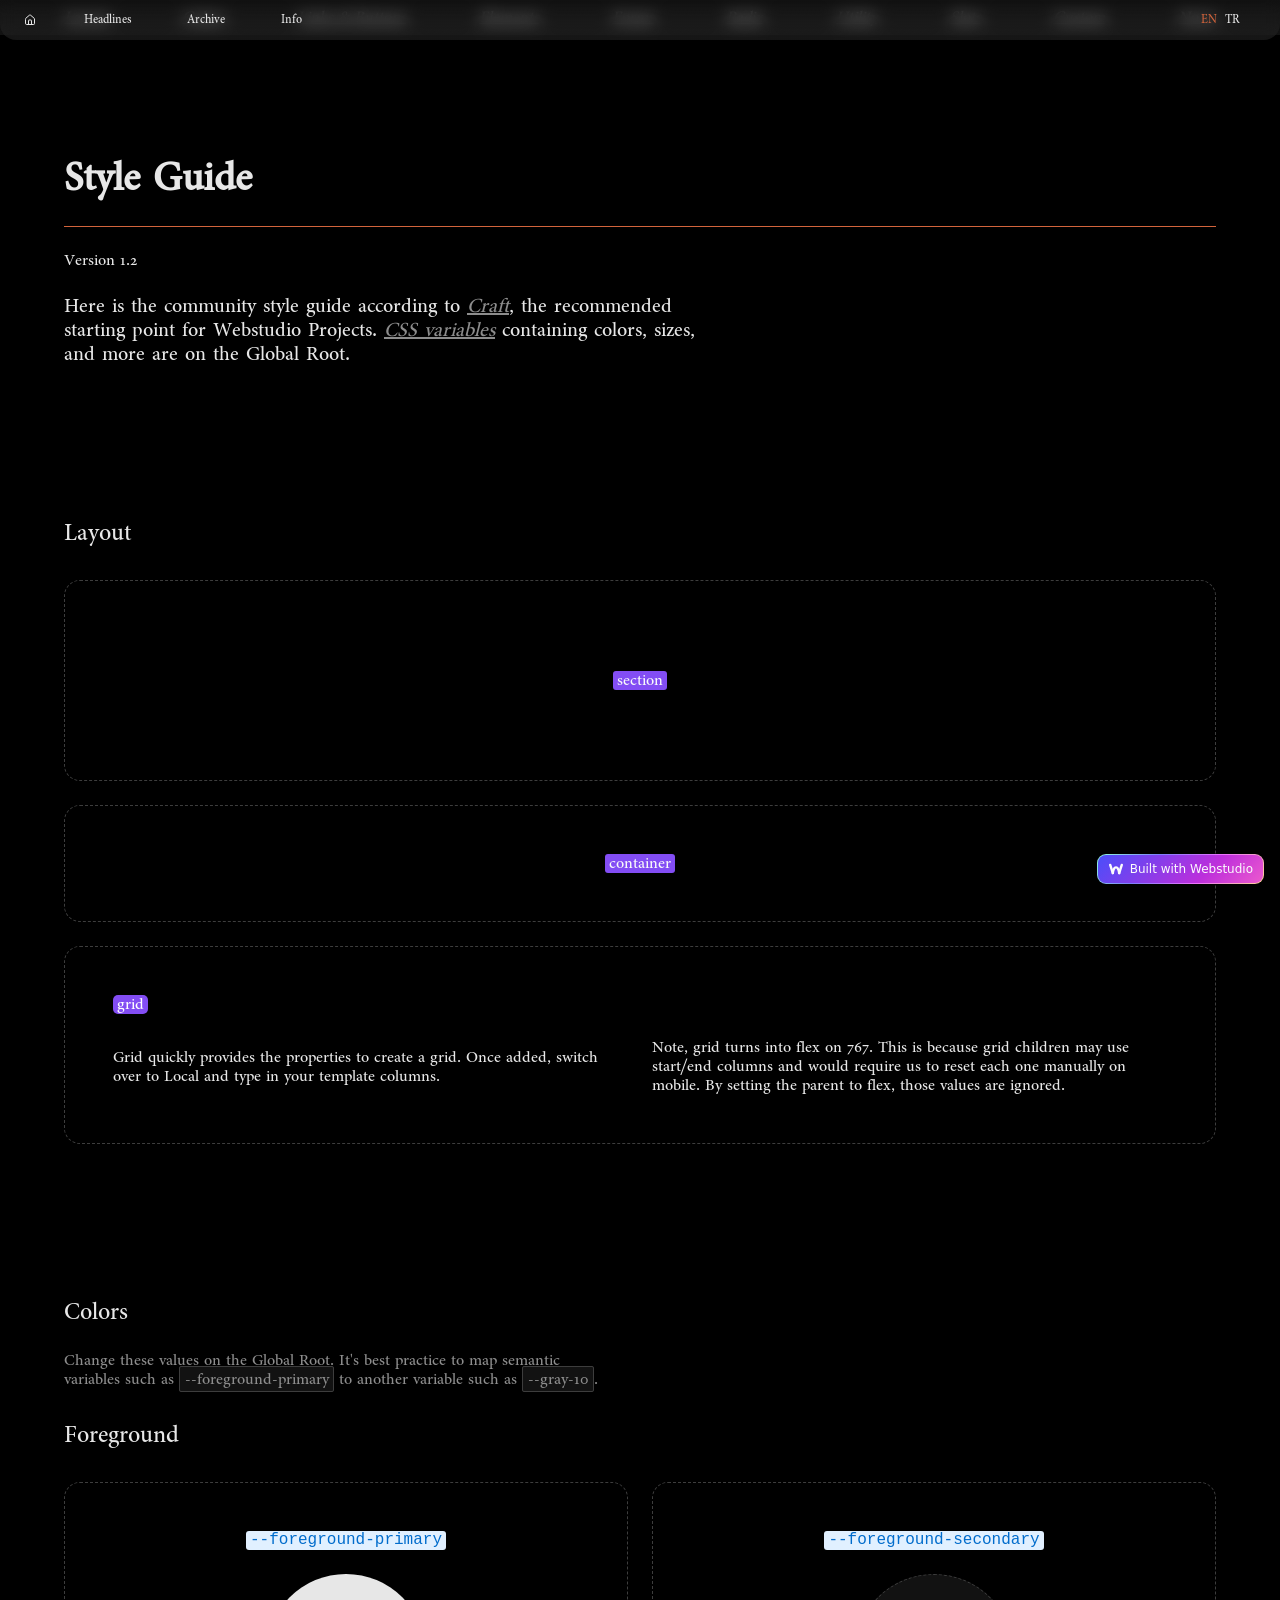
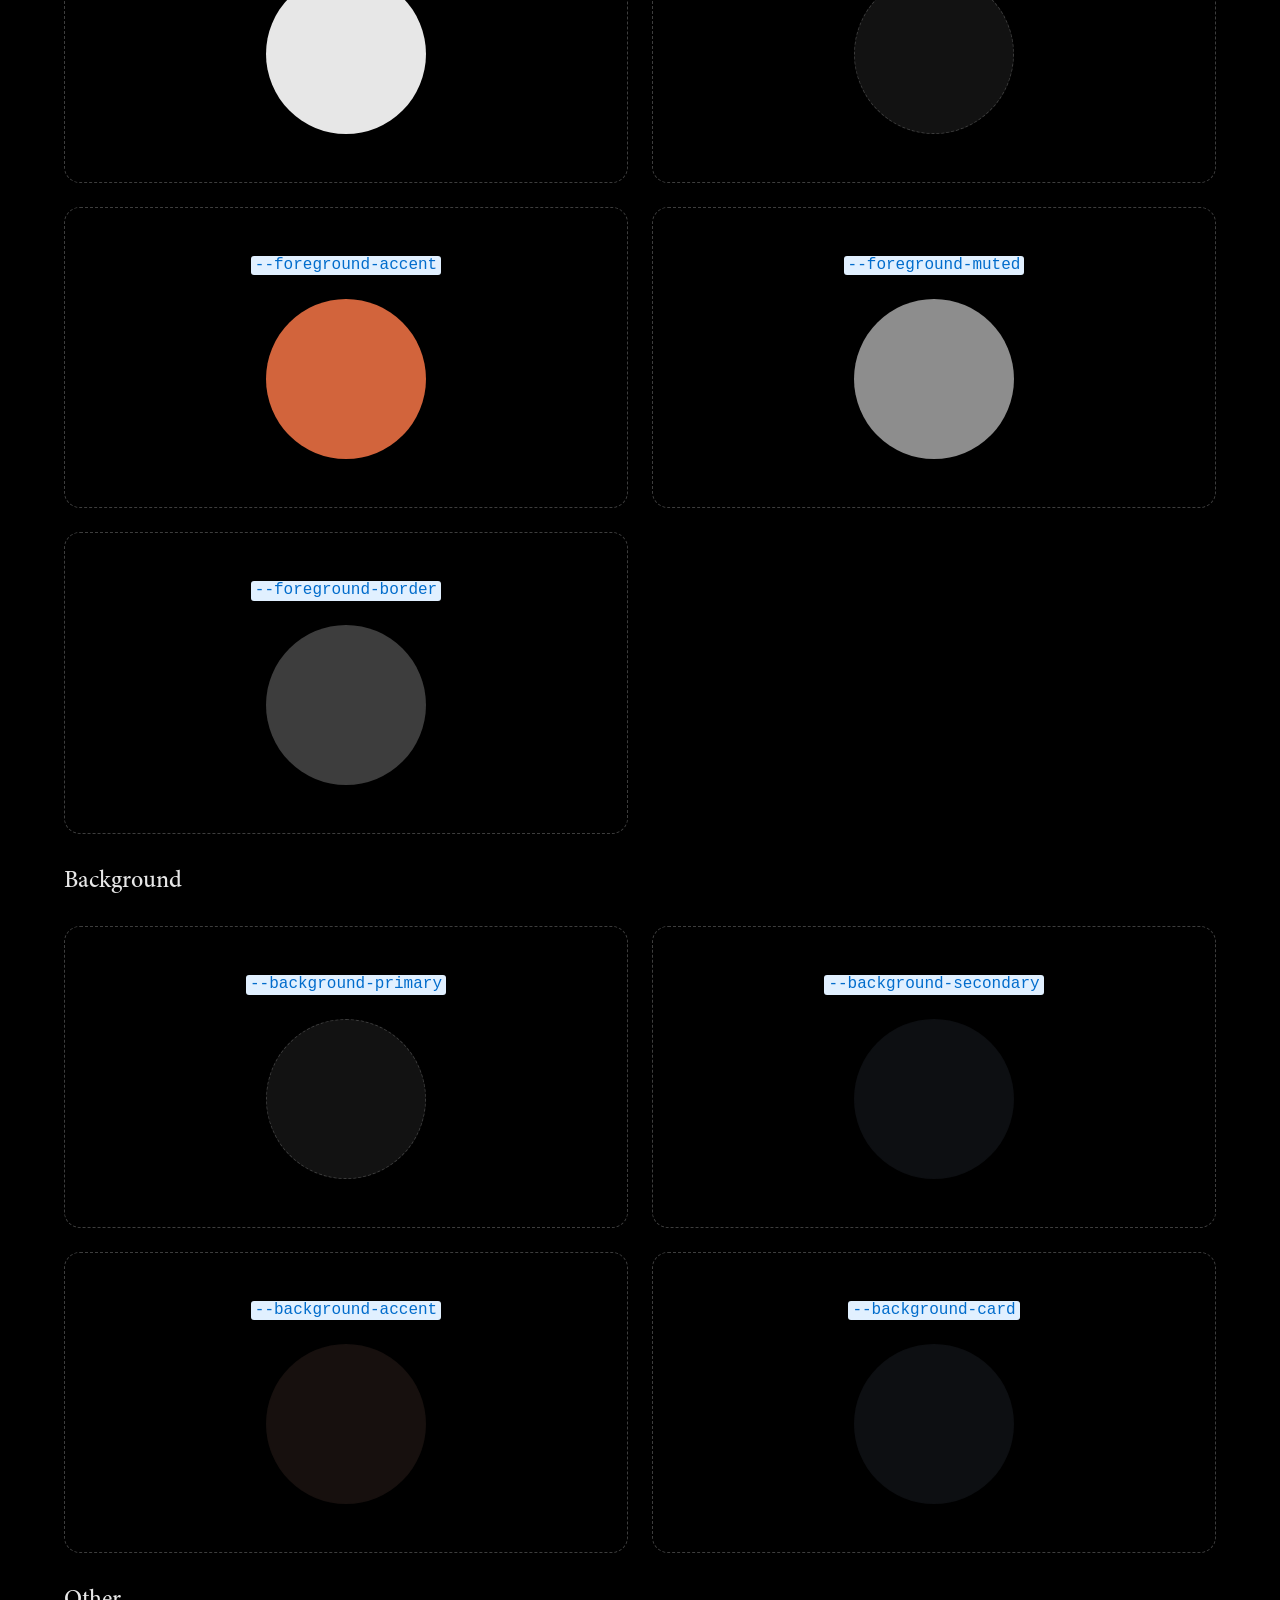
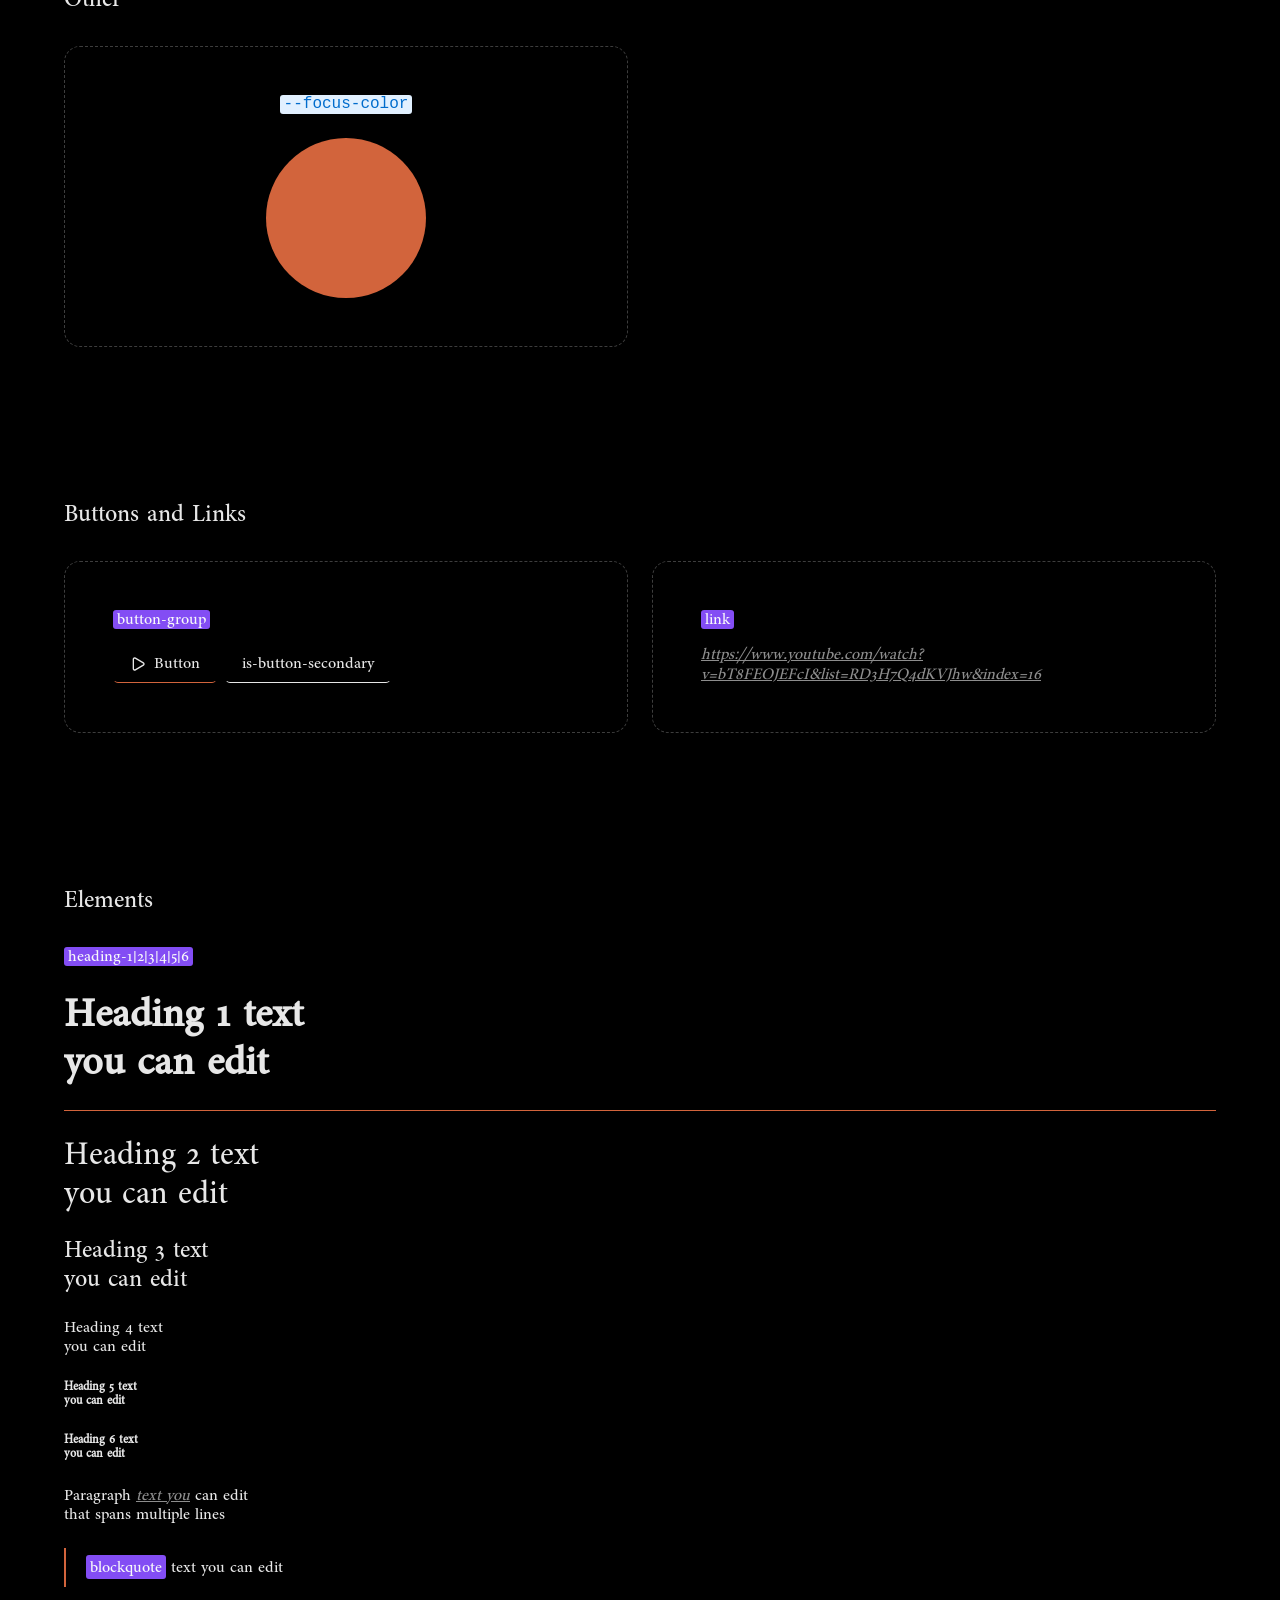
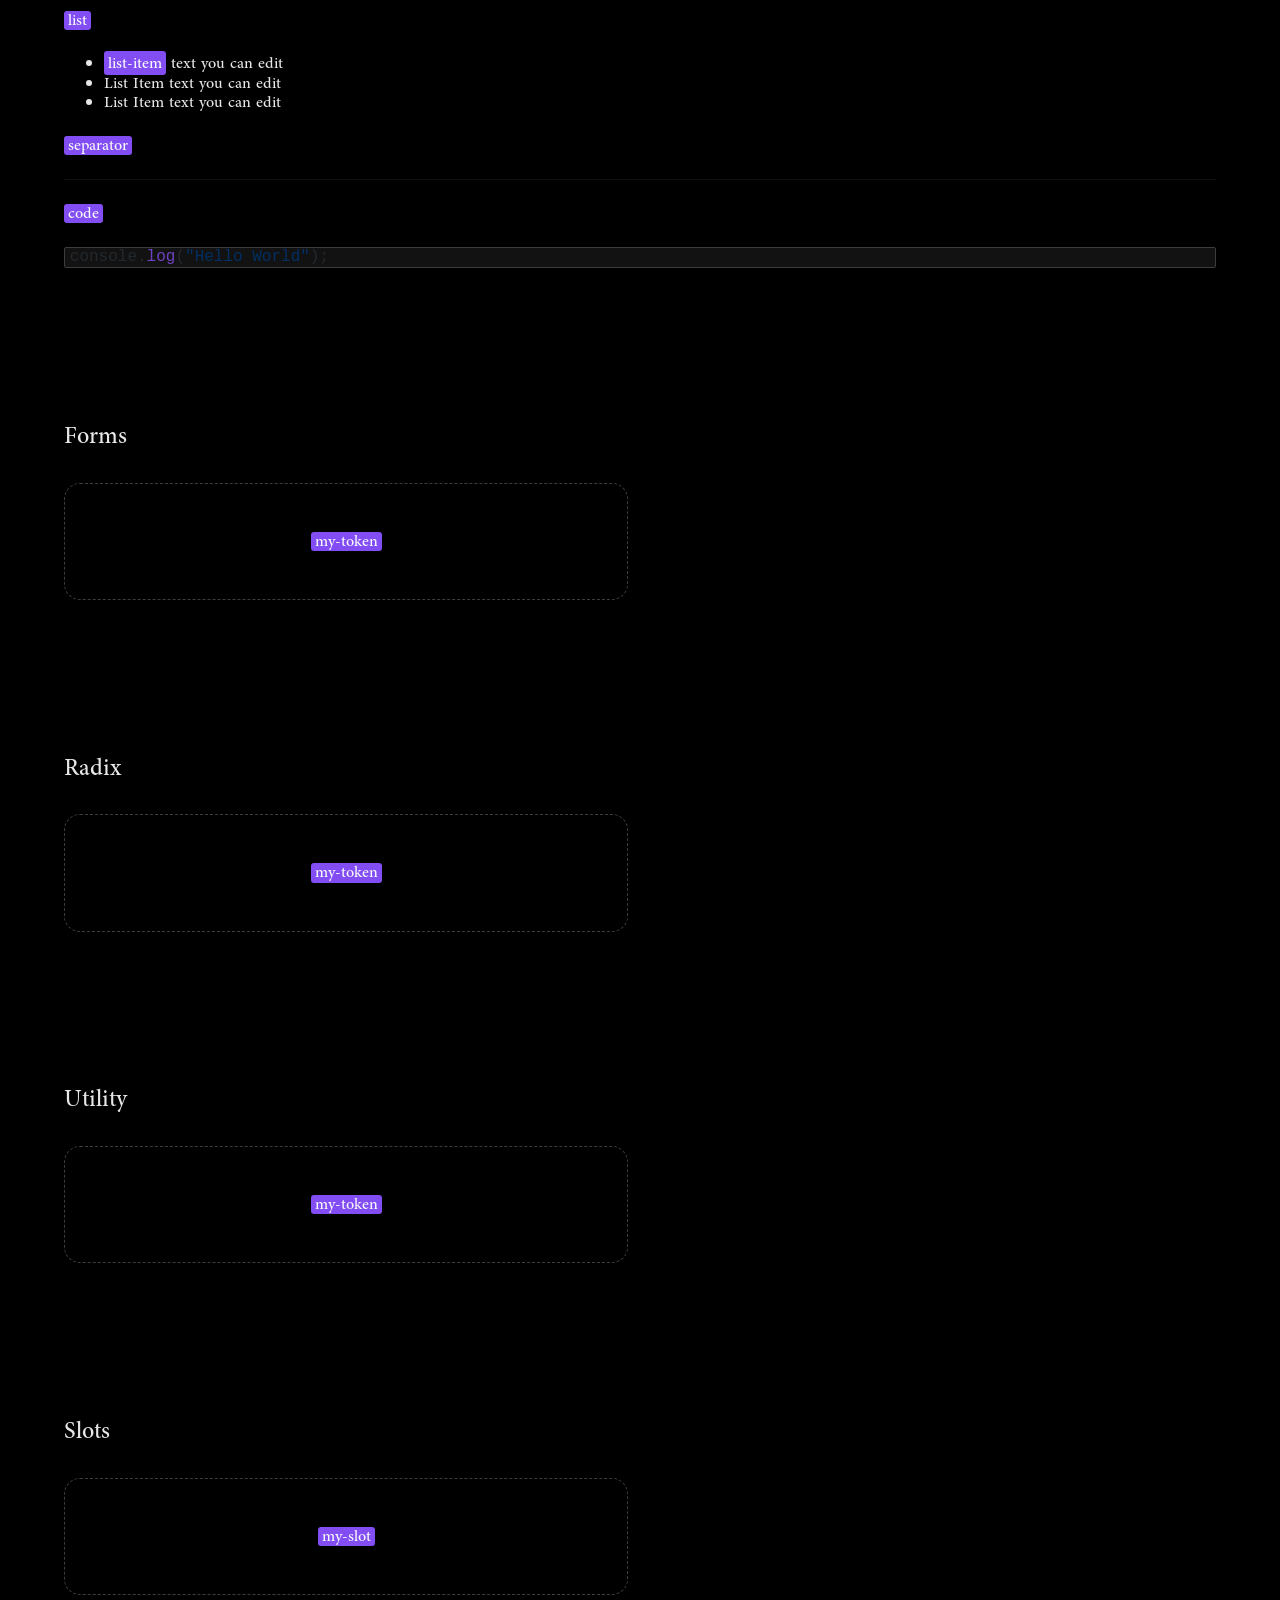
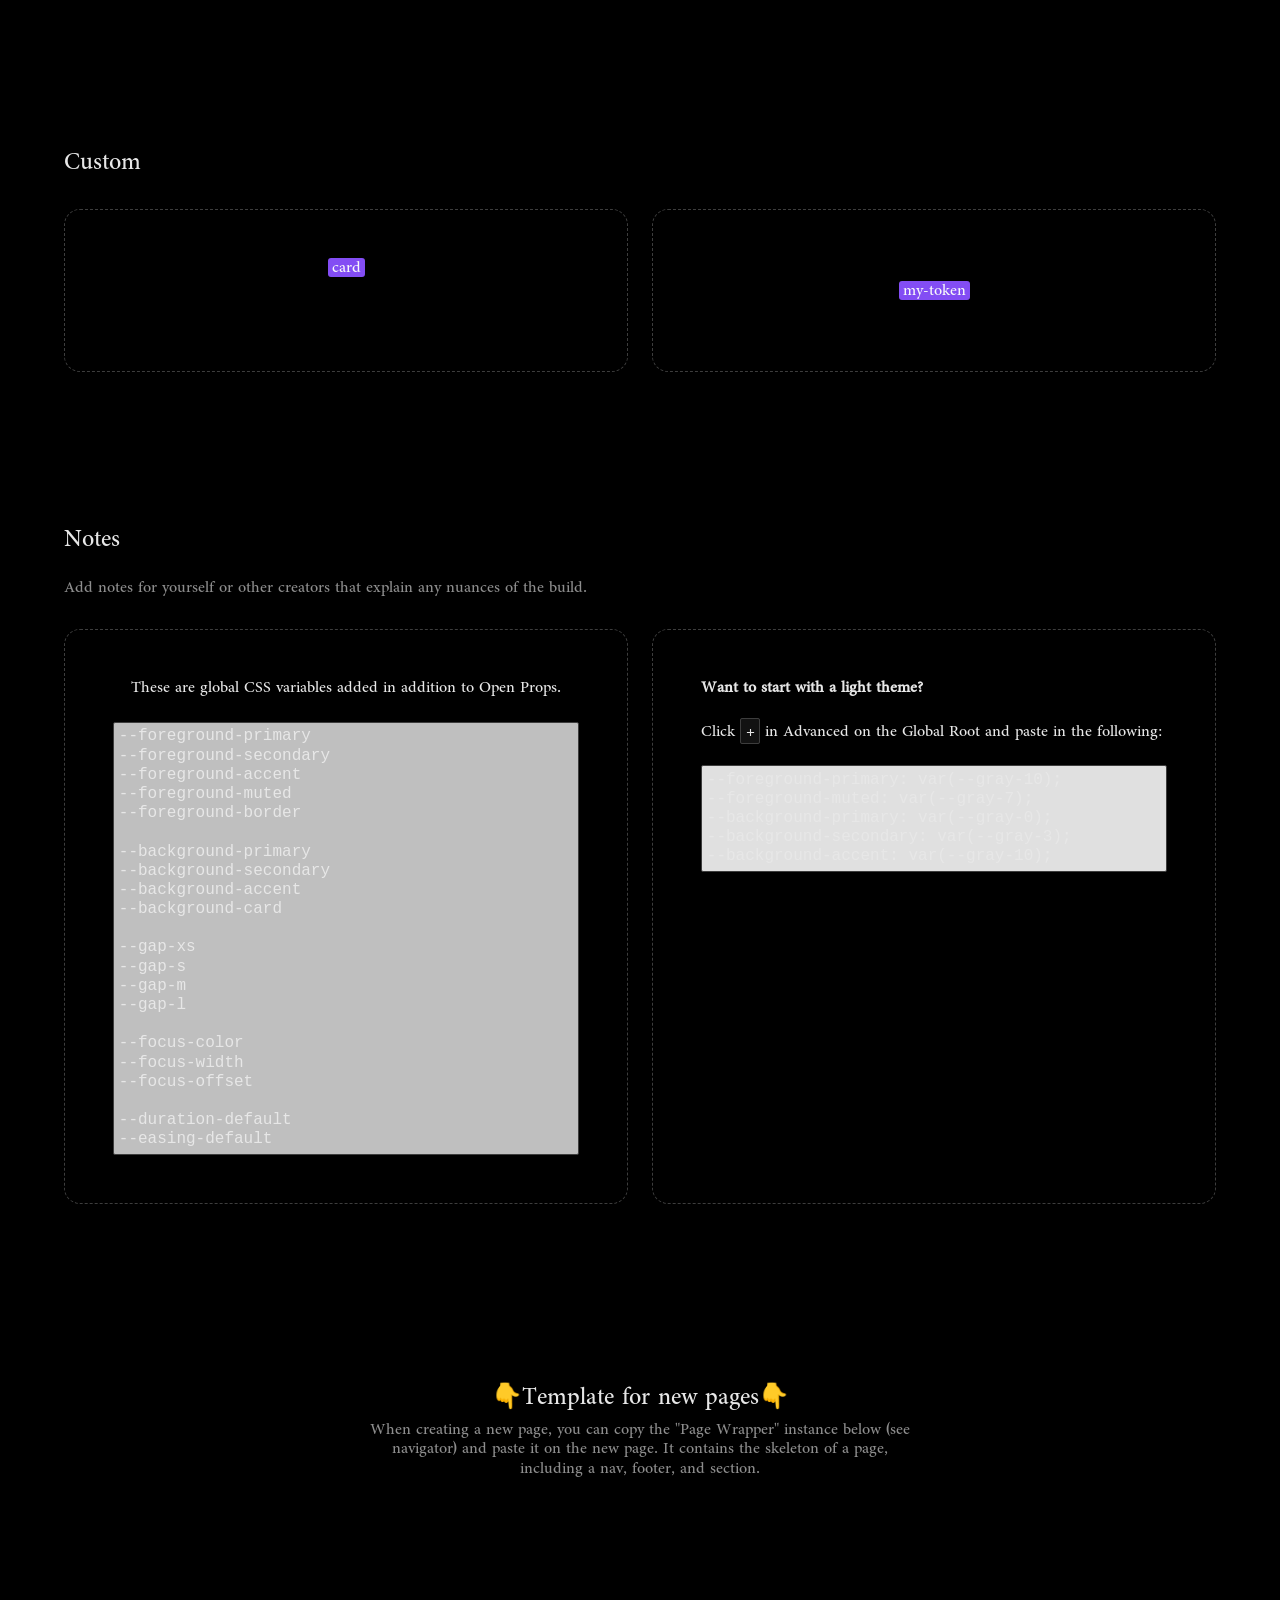
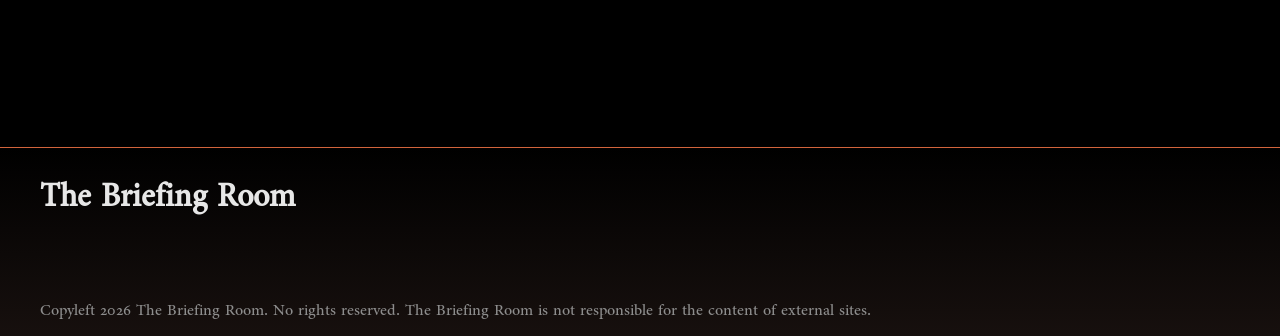
<file: style-guide/index.html>
<!DOCTYPE html><html lang="en" data-ws-project="fb9120da-2b1c-4ccf-bf5f-71def2e6c4e9" data-ws-version="4199" data-ws-last-published="2026-09-27T17:08:32.167Z"><head><link rel="stylesheet" type="text/css" href="/assets/static/app_generated_index-6937cd5a.DwyBmb1o.css"><meta charSet="UTF-8"/><meta name="viewport" content="width=device-width,initial-scale=1"/><link rel="preload" href="/assets/Shafarik-Regular_9bSiKbB4j5vcWp-Bxa6OO.ttf" as="font" crossorigin="anonymous"/><meta property="og:url" content="https://url/style-guide"/><meta property="og:title" content="Untitled"/><meta property="og:type" content="website"/><meta name="robots" content="noindex, nofollow"/><meta property="twitter:card" content="summary_large_image"/><title>Untitled</title></head><body id="top" class="w-body"><div class="w-box clupl7q c1tjgi2 cfj54ic"><div class="w-box csfnuu6 c17rhx11 c70x67w cbc2eum c161xukc c149rcjr cob4xeh c1j51fr2 c18pium6 cxnyz91 c1t7by27 c1gd8e62"><div class="w-box cob4xeh c1j51fr2 cktie9q c12j3fh1 cpqpai"><h1 class="w-heading c298lu1 c8a0nsd c13oh3ta c1gee7l9 cln2jy9 cumn5oe cyloomc c2wkjg chrrpd4 cij2lx0">Style Guide</h1><div style="display:contents"><div style="display:contents"><div class="w-text">Version 1.2</div></div></div><p class="w-paragraph cqf5kbf crsdh4j">Here is the community style guide according to <a href="https://docs.webstudio.is/university/craft" target="_blank" class="w-rich-text-link c18p3bgh cnm9s41 c1kutpm2 c16utfn5 c1761s3m ctsemvd c1rbzq2u c1jg59vd c9thjhi c1qm1t9r c196khc8">Craft</a>, the recommended starting point for Webstudio Projects. <a href="https://docs.webstudio.is/university/foundations/css-variables" target="_blank" class="w-rich-text-link c18p3bgh cnm9s41 c1kutpm2 c16utfn5 c1761s3m ctsemvd c1rbzq2u c1jg59vd c9thjhi c1qm1t9r c196khc8">CSS variables</a> containing colors, sizes, and more are on the Global Root. </p></div><div id="layout" class="w-box cob4xeh c1j51fr2 cv29ze7 c1wbigaq c11x10w6"><div class="w-box cob4xeh c1j51fr2 cktie9q c12j3fh1 cpqpai"><h2 class="w-heading cfxppza c13oh3ta c1gee7l9 c1ow0dso cln2jy9">Layout</h2></div><div class="w-box c1nm5j5h c9t7nbr c16v0ii6 c1pl5s14 cn8csml"><div class="w-box c1e4jcf0 crn0ak9 cne54ou cg4hdbz cob4xeh cyvct4 c16izf2h clupl7q c1tjgi2 cdu94tt cawuyia c1dn69wd c1eokbm8 c1j51fr2 c1dava0 c1tgvm7j c1bpdlsb"><div class="w-text c4t8coa c1nz151y c1g408lt cl4qxut cwvwnio ceri628 c1kgaq91 c1ioq3pj c1eu1jv7 c1ow0dso">section</div></div><div class="w-box c1e4jcf0 crn0ak9 cne54ou cg4hdbz cob4xeh cyvct4 c1t7by27 c2px21w ct5ph5c cbc2eum c70x67w c1dn69wd c1eokbm8 c1j51fr2 cp232cs c18ead0b csfnuu6 c17rhx11 c161xukc c149rcjr c1gd8e62 c1bpdlsb"><div class="w-text c4t8coa c1nz151y c1g408lt cl4qxut cwvwnio ceri628 c1kgaq91 c1ioq3pj c1eu1jv7 c1ow0dso">container</div></div><div class="w-box c1e4jcf0 crn0ak9 cne54ou cg4hdbz c1nm5j5h cyvct4 c16izf2h c1dn69wd c1eokbm8 c1j51fr2 czy33w6 c1f3638n c1c6mj5j c1bpdlsb ccr015e cxcleii c1kan5si"><div class="w-box c1d0smfu c1pieqc0"><div class="w-text c4t8coa c1pqhd33 c5o6b2x c1nz151y c1g408lt c10xuo1k cqzezkl cwvwnio c19biwap c1gueel3 c85h01x c1ykajb7 c1yfwsb7 c1eokbm8">grid</div></div><div class="w-box"><p class="w-paragraph">Grid quickly provides the properties to create a grid. Once added, switch over to Local and type in your template columns.</p></div><div class="w-box"><p class="w-paragraph">Note, grid turns into flex on 767. This is because grid children may use start/end columns and would require us to reset each one manually on mobile. By setting the parent to flex, those values are ignored.</p></div></div></div></div><div id="colors" class="w-box cob4xeh c1j51fr2 cv29ze7 c1wbigaq c11x10w6"><div class="w-box cob4xeh c1j51fr2 cktie9q c12j3fh1 cpqpai"><h2 class="w-heading cfxppza c13oh3ta c1gee7l9 c1ow0dso cln2jy9">Colors</h2><p class="w-paragraph c18vjuoy c1qo2rau">Change these values on the Global Root. It&#x27;s best practice to map semantic variables such as <span class="w-text-1 c16cw4t1 c9ah00q c1vho6lf c181pqm1 c4oszkp c4fwz5a c1eqblte cwa7nhb">--foreground-primary</span> to another variable such as <span class="w-text-1 c16cw4t1 c9ah00q c1vho6lf c181pqm1 c4oszkp c4fwz5a c1eqblte cwa7nhb">--gray-10</span>.</p></div><h3 class="w-heading cfxppza c13oh3ta cpse1oy c1vypw6b">Foreground</h3><div class="w-box c1nm5j5h c1c6mj5j c16v0ii6 c1pl5s14 cn8csml"><div class="w-box c1e4jcf0 crn0ak9 cne54ou cg4hdbz cob4xeh cyvct4 c16izf2h c1dn69wd c1eokbm8 c1j51fr2 c1dava0 c1tgvm7j c1bpdlsb ccr015e"><div class="w-text calcygf c1nz151y c1g408lt c1b8xo2w cwvwnio ceri628 c1kgaq91 c1ioq3pj c1eu1jv7 c1ow0dso c19spvx3">--foreground-primary</div><div class="w-box c4oqbo9 ctnxs4m cdlfqhc c1dso5g5 c1kygytn c1ldi7d9 c1uhgioq c1gee7l9 c1lsy5qr"></div></div><div class="w-box c1e4jcf0 crn0ak9 cne54ou cg4hdbz cob4xeh cyvct4 c16izf2h c1dn69wd c1eokbm8 c1j51fr2 c1dava0 c1tgvm7j c1bpdlsb ccr015e"><div class="w-text calcygf c1nz151y c1g408lt c1b8xo2w cwvwnio ceri628 c1kgaq91 c1ioq3pj c1eu1jv7 c1ow0dso c19spvx3">--foreground-secondary</div><div class="w-box c4oqbo9 ctnxs4m cdlfqhc c1dso5g5 c1kygytn c1ldi7d9 c1uhgioq c1g4qfd1 c1bpdlsb"></div></div><div class="w-box c1e4jcf0 crn0ak9 cne54ou cg4hdbz cob4xeh cyvct4 c16izf2h c1dn69wd c1eokbm8 c1j51fr2 c1dava0 c1tgvm7j c1bpdlsb ccr015e"><div class="w-text calcygf c1nz151y c1g408lt c1b8xo2w cwvwnio ceri628 c1kgaq91 c1ioq3pj c1eu1jv7 c1ow0dso c19spvx3">--foreground-accent</div><div class="w-box c4oqbo9 ctnxs4m cdlfqhc c1dso5g5 c1kygytn c1ldi7d9 c1uhgioq c164z340 c1lsy5qr"></div></div><div class="w-box c1e4jcf0 crn0ak9 cne54ou cg4hdbz cob4xeh cyvct4 c16izf2h c1dn69wd c1eokbm8 c1j51fr2 c1dava0 c1tgvm7j c1bpdlsb ccr015e"><div class="w-text calcygf c1nz151y c1g408lt c1b8xo2w cwvwnio ceri628 c1kgaq91 c1ioq3pj c1eu1jv7 c1ow0dso c19spvx3">--foreground-muted</div><div class="w-box c4oqbo9 ctnxs4m cdlfqhc c1dso5g5 c1kygytn c1ldi7d9 c1uhgioq c18p3bgh c1lsy5qr"></div></div><div class="w-box c1e4jcf0 crn0ak9 cne54ou cg4hdbz cob4xeh cyvct4 c16izf2h c1dn69wd c1eokbm8 c1j51fr2 c1dava0 c1tgvm7j c1bpdlsb ccr015e"><div class="w-text calcygf c1nz151y c1g408lt c1b8xo2w cwvwnio ceri628 c1kgaq91 c1ioq3pj c1eu1jv7 c1ow0dso c19spvx3">--foreground-border</div><div class="w-box c4oqbo9 ctnxs4m cdlfqhc c1dso5g5 c1kygytn c1ldi7d9 c1uhgioq c1h7a4wv c1lsy5qr"></div></div></div><h3 class="w-heading cfxppza c13oh3ta cpse1oy c1vypw6b">Background</h3><div class="w-box c1nm5j5h c1c6mj5j c16v0ii6 c1pl5s14 cn8csml"><div class="w-box c1e4jcf0 crn0ak9 cne54ou cg4hdbz cob4xeh cyvct4 c16izf2h c1dn69wd c1eokbm8 c1j51fr2 c1dava0 c1tgvm7j c1bpdlsb ccr015e"><div class="w-text calcygf c1nz151y c1g408lt c1b8xo2w cwvwnio ceri628 c1kgaq91 c1ioq3pj c1eu1jv7 c1ow0dso c19spvx3">--background-primary</div><div class="w-box c4oqbo9 ctnxs4m cdlfqhc c1dso5g5 c1kygytn c1ldi7d9 c1uhgioq ckvyg4d c1bpdlsb"></div></div><div class="w-box c1e4jcf0 crn0ak9 cne54ou cg4hdbz cob4xeh cyvct4 c16izf2h c1dn69wd c1eokbm8 c1j51fr2 c1dava0 c1tgvm7j c1bpdlsb ccr015e"><div class="w-text calcygf c1nz151y c1g408lt c1b8xo2w cwvwnio ceri628 c1kgaq91 c1ioq3pj c1eu1jv7 c1ow0dso c19spvx3">--background-secondary</div><div class="w-box c4oqbo9 ctnxs4m cdlfqhc c1dso5g5 c1kygytn c1ldi7d9 c1uhgioq cws14xo c1lsy5qr"></div></div><div class="w-box c1e4jcf0 crn0ak9 cne54ou cg4hdbz cob4xeh cyvct4 c16izf2h c1dn69wd c1eokbm8 c1j51fr2 c1dava0 c1tgvm7j c1bpdlsb ccr015e"><div class="w-text calcygf c1nz151y c1g408lt c1b8xo2w cwvwnio ceri628 c1kgaq91 c1ioq3pj c1eu1jv7 c1ow0dso c19spvx3">--background-accent</div><div class="w-box c4oqbo9 ctnxs4m cdlfqhc c1dso5g5 c1kygytn c1ldi7d9 c1uhgioq c14e3hfr c1lsy5qr"></div></div><div class="w-box c1e4jcf0 crn0ak9 cne54ou cg4hdbz cob4xeh cyvct4 c16izf2h c1dn69wd c1eokbm8 c1j51fr2 c1dava0 c1tgvm7j c1bpdlsb ccr015e"><div class="w-text calcygf c1nz151y c1g408lt c1b8xo2w cwvwnio ceri628 c1kgaq91 c1ioq3pj c1eu1jv7 c1ow0dso c19spvx3">--background-card</div><div class="w-box c4oqbo9 ctnxs4m cdlfqhc c1dso5g5 c1kygytn c1ldi7d9 c1uhgioq c1f81xcf c1lsy5qr"></div></div></div><h3 class="w-heading cfxppza c13oh3ta cpse1oy c1vypw6b">Other</h3><div class="w-box c1nm5j5h c1c6mj5j c16v0ii6 c1pl5s14 cn8csml"><div class="w-box c1e4jcf0 crn0ak9 cne54ou cg4hdbz cob4xeh cyvct4 c16izf2h c1dn69wd c1eokbm8 c1j51fr2 c1dava0 c1tgvm7j c1bpdlsb ccr015e"><div class="w-text calcygf c1nz151y c1g408lt c1b8xo2w cwvwnio ceri628 c1kgaq91 c1ioq3pj c1eu1jv7 c1ow0dso c19spvx3">--focus-color</div><div class="w-box c4oqbo9 ctnxs4m cdlfqhc c1dso5g5 c1kygytn c1ldi7d9 c1uhgioq c1e8l7z0 c1lsy5qr"></div></div></div></div><div id="links-buttons" class="w-box cob4xeh c1j51fr2 cv29ze7 c1wbigaq c11x10w6"><div class="w-box cob4xeh c1j51fr2 cktie9q c12j3fh1 cpqpai"><h2 class="w-heading cfxppza c13oh3ta c1gee7l9 c1ow0dso cln2jy9">Buttons and Links</h2></div><div class="w-box c1nm5j5h c1c6mj5j c16v0ii6 c1pl5s14 cn8csml"><div class="w-box c1e4jcf0 crn0ak9 cne54ou cg4hdbz cob4xeh c5lhmjb c1t81kl c1dn69wd c1eokbm8 c1j51fr2 chc754s c1m4iaev c1bpdlsb ccr015e"><div class="w-text c4t8coa c1nz151y c1g408lt cl4qxut cwvwnio ceri628 c1kgaq91 c1ioq3pj c1eu1jv7 c1ow0dso">button-group</div><div class="w-box cob4xeh cyvct4 c1t81kl c1lcrnkc c1mexvx7 c3lqvtb"><a class="w-link c1gee7l9 c1xjda2g c1eb2ptg c2lxg33 c1u7calc c19biwap c1gueel3 c85h01x c1ykajb7 c1twez3z cckc86t c1b3f41s c1bltn2j cgv4qat ck480fc cvin9p0 cyvct4 c16izf2h c1fo75f4 ctq28j8 c16r4tsj cvx4lqw c43l8u1 chrrpd4 c1fb6stc c9thjhi c1qm1t9r c186lo8p cejhyyt c1qnyub7" href="#"><div class="w-html-embed cvin9p0 cpd980g c8mdhbu"><svg xmlns="http://www.w3.org/2000/svg" width="100%" height="100%" viewBox="0 0 24 24" fill="none" stroke="currentColor" stroke-width="2" stroke-linecap="round" stroke-linejoin="round" class="lucide lucide-play preview-icon"><path d="M5 5a2 2 0 0 1 3.008-1.728l11.997 6.998a2 2 0 0 1 .003 3.458l-12 7A2 2 0 0 1 5 19z"/></svg></div><span class="w-element">Button</span></a><a class="w-link c1gee7l9 c1xjda2g c1eb2ptg c2lxg33 c1u7calc c19biwap c1gueel3 c85h01x c1ykajb7 c1twez3z cckc86t c1b3f41s c1bltn2j cgv4qat ck480fc cvin9p0 cyvct4 c16izf2h c1fo75f4 ctq28j8 c16r4tsj cvx4lqw c43l8u1 ctgxnkb c1fb6stc c9thjhi c1qm1t9r cvfp300 c1s9ecmd cmta1uk" href="#">is-button-secondary</a></div></div><div class="w-box c1e4jcf0 crn0ak9 cne54ou cg4hdbz cob4xeh c5lhmjb c1t81kl c1dn69wd c1eokbm8 c1j51fr2 chc754s c1m4iaev c1bpdlsb ccr015e"><div class="w-text c4t8coa c1nz151y c1g408lt cl4qxut cwvwnio ceri628 c1kgaq91 c1ioq3pj c1eu1jv7 c1ow0dso">link</div><a class="w-link c18p3bgh cnm9s41 c1kutpm2 c16utfn5 c1761s3m ctsemvd c1rbzq2u c1jg59vd c9thjhi c1qm1t9r c196khc8" href="#">https://www.youtube.com/watch?v=bT8FEOJEFcI&amp;list=RD3H7Q4dKVJhw&amp;index=16</a></div></div></div><div id="elements" class="w-box cob4xeh c1j51fr2 cv29ze7 c1wbigaq c11x10w6"><div class="w-box cob4xeh c1j51fr2 cktie9q c12j3fh1 cpqpai"><h2 class="w-heading cfxppza c13oh3ta c1gee7l9 c1ow0dso cln2jy9">Elements</h2></div><div class="w-box cob4xeh c1j51fr2 cktie9q c12j3fh1"><div class="w-text c4t8coa c1nz151y c1g408lt cl4qxut cwvwnio ceri628 c1kgaq91 c1ioq3pj c1eu1jv7 c1ow0dso">heading-1|2|3|4|5|6</div><h1 class="w-heading c298lu1 c8a0nsd c13oh3ta c1gee7l9 cln2jy9 cumn5oe cyloomc c2wkjg chrrpd4 cij2lx0">Heading 1 text <br/>you can edit</h1><h1 class="w-heading cfxppza c13oh3ta c1gee7l9 c1ow0dso cln2jy9">Heading 2 text <br/>you can edit</h1><h1 class="w-heading cfxppza c13oh3ta cpse1oy c1vypw6b">Heading 3 text <br/>you can edit</h1><h1 class="w-heading c1dh33ct cfxppza c13oh3ta cpse1oy">Heading 4 text <br/>you can edit</h1><h1 class="w-heading c698tej c1v803pv c13oh3ta cpse1oy">Heading 5 text <br/>you can edit</h1><h1 class="w-heading c698tej c1v803pv c13oh3ta cpse1oy">Heading 6 text <br/>you can edit</h1><p class="w-paragraph">Paragraph <a class="w-rich-text-link c18p3bgh cnm9s41 c1kutpm2 c16utfn5 c1761s3m ctsemvd c1rbzq2u c1jg59vd c9thjhi c1qm1t9r c196khc8" href="#">text you</a> can edit<br/>that spans multiple lines</p><blockquote class="w-blockquote cpse1oy cv1l4qw ceca8d8 c1nxqiq0 c1v0s919"><span class="w-text-1 c4t8coa c1nz151y c1g408lt cl4qxut cwvwnio ceri628 c1kgaq91 c1ioq3pj c1eu1jv7 c1ow0dso">blockquote</span> text you can edit</blockquote><div class="w-text c4t8coa c1nz151y c1g408lt cl4qxut cwvwnio ceri628 c1kgaq91 c1ioq3pj c1eu1jv7 c1ow0dso">list</div><ul class="w-list cpse1oy"><li class="w-list-item"><span class="w-text-1 c4t8coa c1nz151y c1g408lt cl4qxut cwvwnio ceri628 c1kgaq91 c1ioq3pj c1eu1jv7 c1ow0dso">list-item</span> text you can edit</li><li class="w-list-item">List Item text you can edit</li><li class="w-list-item">List Item text you can edit</li></ul><div class="w-text c4t8coa c1nz151y c1g408lt cl4qxut cwvwnio ceri628 c1kgaq91 c1ioq3pj c1eu1jv7 c1ow0dso">separator</div><hr class="w-separator cpr63b1 c161xukc c13oh3ta cpse1oy"/><div class="w-text c4t8coa c1nz151y c1g408lt cl4qxut cwvwnio ceri628 c1kgaq91 c1ioq3pj c1eu1jv7 c1ow0dso">code</div><code class="w-code-text c16cw4t1 c9ah00q c1vho6lf c181pqm1 c4oszkp c4fwz5a c1eqblte cwa7nhb" lang="" style="--w-code-text-theme-background:#fff;--w-code-text-theme-color:#24292e"><span class="line"><span style="color:#24292E">console.</span><span style="color:#6F42C1">log</span><span style="color:#24292E">(</span><span style="color:#032F62">&quot;Hello World&quot;</span><span style="color:#24292E">);</span></span></code></div></div><div id="forms" class="w-box cob4xeh c1j51fr2 cv29ze7 c1wbigaq c11x10w6"><div class="w-box cob4xeh c1j51fr2 cktie9q c12j3fh1 cpqpai"><h2 class="w-heading cfxppza c13oh3ta c1gee7l9 c1ow0dso cln2jy9">Forms</h2></div><div class="w-box c1nm5j5h c1c6mj5j c16v0ii6 c1pl5s14 cn8csml"><div class="w-box c1e4jcf0 crn0ak9 cne54ou cg4hdbz cob4xeh cyvct4 c16izf2h c1dn69wd c1eokbm8 c1j51fr2 c1dava0 c1tgvm7j c1bpdlsb ccr015e"><div class="w-text c4t8coa c1nz151y c1g408lt cl4qxut cwvwnio ceri628 c1kgaq91 c1ioq3pj c1eu1jv7 c1ow0dso">my-token</div></div></div></div><div id="radix" class="w-box cob4xeh c1j51fr2 cv29ze7 c1wbigaq c11x10w6"><div class="w-box cob4xeh c1j51fr2 cktie9q c12j3fh1 cpqpai"><h2 class="w-heading cfxppza c13oh3ta c1gee7l9 c1ow0dso cln2jy9">Radix</h2></div><div class="w-box c1nm5j5h c1c6mj5j c16v0ii6 c1pl5s14 cn8csml"><div class="w-box c1e4jcf0 crn0ak9 cne54ou cg4hdbz cob4xeh cyvct4 c16izf2h c1dn69wd c1eokbm8 c1j51fr2 c1dava0 c1tgvm7j c1bpdlsb ccr015e"><div class="w-text c4t8coa c1nz151y c1g408lt cl4qxut cwvwnio ceri628 c1kgaq91 c1ioq3pj c1eu1jv7 c1ow0dso">my-token</div></div></div></div><div id="utility" class="w-box cob4xeh c1j51fr2 cv29ze7 c1wbigaq c11x10w6"><div class="w-box cob4xeh c1j51fr2 cktie9q c12j3fh1 cpqpai"><h2 class="w-heading cfxppza c13oh3ta c1gee7l9 c1ow0dso cln2jy9">Utility</h2></div><div class="w-box c1nm5j5h c1c6mj5j c16v0ii6 c1pl5s14 cn8csml"><div class="w-box c1e4jcf0 crn0ak9 cne54ou cg4hdbz cob4xeh cyvct4 c16izf2h c1dn69wd c1eokbm8 c1j51fr2 c1dava0 c1tgvm7j c1bpdlsb ccr015e"><div class="w-text c4t8coa c1nz151y c1g408lt cl4qxut cwvwnio ceri628 c1kgaq91 c1ioq3pj c1eu1jv7 c1ow0dso">my-token</div></div></div></div><div id="slots" class="w-box cob4xeh c1j51fr2 cv29ze7 c1wbigaq c11x10w6"><div class="w-box cob4xeh c1j51fr2 cktie9q c12j3fh1 cpqpai"><h2 class="w-heading cfxppza c13oh3ta c1gee7l9 c1ow0dso cln2jy9">Slots</h2></div><div class="w-box c1nm5j5h c1c6mj5j c16v0ii6 c1pl5s14 cn8csml"><div class="w-box c1e4jcf0 crn0ak9 cne54ou cg4hdbz cob4xeh cyvct4 c16izf2h c1dn69wd c1eokbm8 c1j51fr2 c1dava0 c1tgvm7j c1bpdlsb ccr015e"><div class="w-text c4t8coa c1nz151y c1g408lt cl4qxut cwvwnio ceri628 c1kgaq91 c1ioq3pj c1eu1jv7 c1ow0dso">my-slot</div></div></div></div><div id="custom" class="w-box cob4xeh c1j51fr2 cv29ze7 c1wbigaq c11x10w6"><div class="w-box cob4xeh c1j51fr2 cktie9q c12j3fh1 cpqpai"><h2 class="w-heading cfxppza c13oh3ta c1gee7l9 c1ow0dso cln2jy9">Custom</h2></div><div class="w-box c1nm5j5h c1c6mj5j c16v0ii6 c1pl5s14 cn8csml"><div class="w-box c1e4jcf0 crn0ak9 cne54ou cg4hdbz cob4xeh cyvct4 c16izf2h c1dn69wd c1eokbm8 c1j51fr2 c1dava0 c1tgvm7j c1bpdlsb ccr015e"><div class="w-text c4t8coa c1nz151y c1g408lt cl4qxut cwvwnio ceri628 c1kgaq91 c1ioq3pj c1eu1jv7 c1ow0dso">card</div><div class="w-element"><h1 class="w-element"></h1><p class="w-element"></p></div></div><div class="w-box c1e4jcf0 crn0ak9 cne54ou cg4hdbz cob4xeh cyvct4 c16izf2h c1dn69wd c1eokbm8 c1j51fr2 c1dava0 c1tgvm7j c1bpdlsb ccr015e"><div class="w-text c4t8coa c1nz151y c1g408lt cl4qxut cwvwnio ceri628 c1kgaq91 c1ioq3pj c1eu1jv7 c1ow0dso">my-token</div></div></div></div><div id="notes" class="w-box cob4xeh c1j51fr2 cv29ze7 c1wbigaq c11x10w6"><div class="w-box cob4xeh c1j51fr2 cktie9q c12j3fh1 cpqpai"><h2 class="w-heading cfxppza c13oh3ta c1gee7l9 c1ow0dso cln2jy9">Notes</h2><p class="w-paragraph c18vjuoy c1qo2rau">Add notes for yourself or other creators that explain any nuances of the build.</p></div><div class="w-box c1nm5j5h c1c6mj5j c16v0ii6 c1pl5s14 cn8csml"><div class="w-box c1e4jcf0 crn0ak9 cne54ou cg4hdbz cob4xeh cyvct4 c16izf2h c1dn69wd c1eokbm8 c1j51fr2 c1dava0 c1tgvm7j c1bpdlsb ccr015e"><p class="w-paragraph">These are global CSS variables added in addition to Open Props.</p><code class="w-code-text c16cw4t1 c9ah00q c1vho6lf c181pqm1 cuxry31 c161xukc cwa7nhb c17l14a">--foreground-primary<br/>--foreground-secondary<br/>--foreground-accent<br/>--foreground-muted<br/>--foreground-border<br/><br/>--background-primary<br/>--background-secondary<br/>--background-accent<br/>--background-card<br/><br/>--gap-xs<br/>--gap-s<br/>--gap-m<br/>--gap-l<br/><br/>--focus-color<br/>--focus-width<br/>--focus-offset<br/><br/>--duration-default<br/>--easing-default</code></div><div class="w-box c1e4jcf0 crn0ak9 cne54ou cg4hdbz cob4xeh c5lhmjb c1t81kl c1dn69wd c1eokbm8 c1j51fr2 c1dava0 c1tgvm7j c1bpdlsb ccr015e"><p class="w-paragraph"><b class="w-bold-text">Want to start with a light theme?</b></p><p class="w-paragraph">Click <span class="w-text-1 c16cw4t1 c9ah00q c1vho6lf c181pqm1 c4oszkp c4fwz5a c1eqblte cwa7nhb">+</span> in Advanced on the Global Root and paste in the following:</p><code class="w-code-text c16cw4t1 c9ah00q c1vho6lf c181pqm1 c1kywdq4 c161xukc cwa7nhb c17l14a">--foreground-primary: var(--gray-10);<br/>--foreground-muted: var(--gray-7);<br/>--background-primary: var(--gray-0);<br/>--background-secondary: var(--gray-3);<br/>--background-accent: var(--gray-10);</code></div></div></div></div><nav class="w-box c1a6c1u9 c1hdajb9 c2k7pl0 c49sgiq ce19ofo c1le5r7d cs8u8pu c1eqblte cw5808d cvuufb1"><div class="w-box csfnuu6 c17rhx11 c70x67w cbc2eum c161xukc c149rcjr cob4xeh c2n3q7c cktie9q c12j3fh1 c1t7by27 c1gd8e62 c17qbi0v"><a class="w-link c18p3bgh cnm9s41 c1kutpm2 c16utfn5 c1761s3m ctsemvd c1rbzq2u c1jg59vd c9thjhi c1qm1t9r c196khc8" href="#">Layout</a><a class="w-link c18p3bgh cnm9s41 c1kutpm2 c16utfn5 c1761s3m ctsemvd c1rbzq2u c1jg59vd c9thjhi c1qm1t9r c196khc8" href="#">Colors</a><a class="w-link c18p3bgh cnm9s41 c1kutpm2 c16utfn5 c1761s3m ctsemvd c1rbzq2u c1jg59vd c9thjhi c1qm1t9r c196khc8" href="#">Links &amp; Buttons</a><a class="w-link c18p3bgh cnm9s41 c1kutpm2 c16utfn5 c1761s3m ctsemvd c1rbzq2u c1jg59vd c9thjhi c1qm1t9r c196khc8" href="#">Elements</a><a class="w-link c18p3bgh cnm9s41 c1kutpm2 c16utfn5 c1761s3m ctsemvd c1rbzq2u c1jg59vd c9thjhi c1qm1t9r c196khc8" href="#">Forms</a><a class="w-link c18p3bgh cnm9s41 c1kutpm2 c16utfn5 c1761s3m ctsemvd c1rbzq2u c1jg59vd c9thjhi c1qm1t9r c196khc8" href="#">Radix</a><a class="w-link c18p3bgh cnm9s41 c1kutpm2 c16utfn5 c1761s3m ctsemvd c1rbzq2u c1jg59vd c9thjhi c1qm1t9r c196khc8" href="#">Utility</a><a class="w-link c18p3bgh cnm9s41 c1kutpm2 c16utfn5 c1761s3m ctsemvd c1rbzq2u c1jg59vd c9thjhi c1qm1t9r c196khc8" href="#">Slots</a><a class="w-link c18p3bgh cnm9s41 c1kutpm2 c16utfn5 c1761s3m ctsemvd c1rbzq2u c1jg59vd c9thjhi c1qm1t9r c196khc8" href="#">Custom</a><a class="w-link c18p3bgh cnm9s41 c1kutpm2 c16utfn5 c1761s3m ctsemvd c1rbzq2u c1jg59vd c9thjhi c1qm1t9r c196khc8" href="#">Notes</a></div></nav></div><div class="w-box csfnuu6 c17rhx11 c70x67w cbc2eum c161xukc c149rcjr cob4xeh c1j51fr2 c1lcrnkc c1mexvx7 c16izf2h c1gd8e62 clupl7q c1tjgi2 cyvct4"><h2 class="w-heading cfxppza c13oh3ta c1gee7l9 c1ow0dso cln2jy9">👇Template for new pages👇</h2><p class="w-paragraph c1qo2rau cwvwnio c18p3bgh">When creating a new page, you can copy the &quot;Page Wrapper&quot; instance below (see navigator) and paste it on the new page. It contains the skeleton of a page, including a nav, footer, and section.</p></div><div class="w-box"><div style="display:contents"><div style="display:contents"><div class="w-html-embed"><style>

  p {
    margin: 0;
  }

  html {
    scrollbar-width: thin;
    scrollbar-color: #5a5a5a #0a0a0a;
  }

</style></div><nav class="w-box csfnuu6 c17rhx11 c70x67w cbc2eum c161xukc cd4351x cob4xeh c2n3q7c czy33w6 c1f3638n c1t81kl c18595wj cv0opgf cljibk4 c1rydsyj c2k7pl0 c18to597 chbtxn1 cdohhj7 crph8oc cne54ou cg4hdbz c16r4tsj cuii3fp c1ijdlmk cxcleii cvoe0gd c11pdxef cvtfhx3 cnh0o2g cnlv0lv c15sv4fy c19ictfg"><a class="w-link c1twez3z c1gee7l9 cvin9p0 cyvct4 c16izf2h c698tej c5f1x74 cckc86t c1b3f41s c1bltn2j cgv4qat ck480fc c1n0uj3l c196khc8 c133gri6" href="/#Hero"><div class="w-html-embed cvin9p0 cpd980g c8mdhbu c1x5tyz3 c1v4y7im c1hqtvw0 cl8jiqw"><svg xmlns="http://www.w3.org/2000/svg" width="100%" height="100%" viewBox="0 0 24 24" fill="none" stroke="currentColor" stroke-width="2" stroke-linecap="round" stroke-linejoin="round" class="lucide lucide-house preview-icon"><path d="M15 21v-8a1 1 0 0 0-1-1h-4a1 1 0 0 0-1 1v8"/><path d="M3 10a2 2 0 0 1 .709-1.528l7-6a2 2 0 0 1 2.582 0l7 6A2 2 0 0 1 21 10v9a2 2 0 0 1-2 2H5a2 2 0 0 1-2-2z"/></svg></div></a><a class="w-link c1twez3z c1gee7l9 cvin9p0 cyvct4 c16izf2h c698tej c5f1x74 cckc86t c1b3f41s c1bltn2j cgv4qat ck480fc c1ah1v8z c196khc8 c133gri6" href="/#headlines"><p class="w-element">Headlines</p></a><a class="w-link c1twez3z c1gee7l9 cvin9p0 cyvct4 c16izf2h c698tej c5f1x74 cckc86t c1b3f41s c1bltn2j cgv4qat ck480fc c1ah1v8z c196khc8 c133gri6" href="/archive"><p class="w-element">Archive</p></a><a class="w-link c1twez3z c1gee7l9 cvin9p0 cyvct4 c16izf2h c698tej c5f1x74 cckc86t c1b3f41s c1bltn2j cgv4qat ck480fc c1ah1v8z c196khc8 c133gri6" href="/info"><p class="w-element">Info</p></a><div class="w-element c17rhx11 c1nzsv7q cvin9p0 cyvct4 c16izf2h c133gri6"><a class="w-link c1twez3z cbc2eum csx9orr c2lxg33 c164z340 cvin9p0 cyvct4 c16izf2h c698tej c1271wek c5f1x74 cckc86t c1b3f41s c1bltn2j cgv4qat ck480fc c196khc8 c133gri6" href="/"><p class="w-element">EN</p></a><p class="w-element c698tej">  </p><a class="w-link c1twez3z c1u7calc csx9orr c70x67w c1gee7l9 cvin9p0 cyvct4 c16izf2h c698tej c1271wek c5f1x74 cckc86t c1b3f41s c1bltn2j cgv4qat ck480fc c196khc8 c133gri6" href="/tr"><p class="w-element">TR</p></a></div><div class="w-element c17rhx11 cizh036 cawno9i cxcleii c1bijo7k c5pdrki"><div class="w-element c7c5reo c5nbs2c chqqrp8"><button type="button" class="w-button c1twez3z c1gee7l9 cvin9p0 cyvct4 c16izf2h c698tej c5f1x74 cckc86t c1b3f41s c1bltn2j cgv4qat ck480fc c16r4tsj c1e5288q c1nons42 c16ipnxn cqbvvfj c1n0uj3l c196khc8" aria-haspopup="dialog" aria-expanded="false" data-state="closed"><div class="w-html-embed cvin9p0 c8dhq8x c1xwsfan c1ckvzrg cevczoe c1ravfdv c1uuucxm c19bqqfi c14ju4kd"><svg xmlns="http://www.w3.org/2000/svg" width="100%" height="100%" viewBox="0 0 24 24" fill="none" stroke="currentColor" stroke-width="2" stroke-linecap="round" stroke-linejoin="round" class="lucide lucide-menu preview-icon"><path d="M4 5h16"/><path d="M4 12h16"/><path d="M4 19h16"/></svg></div></button></div></div></nav></div></div><main class="w-box"><section class="w-box clupl7q c1tjgi2"><div class="w-box csfnuu6 c17rhx11 c70x67w cbc2eum c161xukc c149rcjr cob4xeh c1j51fr2 cp232cs c18ead0b c1t7by27 c1gd8e62"></div></section></main><div style="display:contents"><div style="display:contents"><footer class="w-box"><div class="w-box csfnuu6 c17rhx11 c1hqtvw0 cawno9i c161xukc cd4351x cob4xeh c1j51fr2 coov778 cq6r7yr c1t7by27 c1gd8e62 c18f5aff c1ehtneo c16r4tsj c27gpgy c1u7fets c1ad2flo c2wkjg ck7f8 cij2lx0"><div class="w-element cob4xeh c2n3q7c c1t7by27 c2q4whl c17rhx11 csfnuu6 c161xukc"><div class="w-element"><h1 class="w-element c1waw16c">The Briefing Room</h1></div><a class="w-link c1twez3z c1gee7l9 cizh036 cyvct4 c16izf2h c698tej c5f1x74 cckc86t c1b3f41s c1bltn2j cgv4qat ck480fc c1n0uj3l c196khc8 cxcleii" href="/#Hero"><div class="w-html-embed cvin9p0 cpd980g c8mdhbu c1x5tyz3 c1v4y7im c1hqtvw0 cl8jiqw c1fondtf c1ehczsg c1jjjse2 cdagd3j cnh0o2g cnlv0lv c15sv4fy c19ictfg cv51k3d c13i91gs cs3jc1d c1kylopl c1bohih1 ck6wwn5"><svg xmlns="http://www.w3.org/2000/svg" width="100%" height="100%" viewBox="0 0 24 24" fill="none" stroke="currentColor" stroke-width="2" stroke-linecap="round" stroke-linejoin="round" class="lucide lucide-arrow-up preview-icon"><path d="m5 12 7-7 7 7"/><path d="M12 19V5"/></svg></div></a></div><div class="w-element cx36i7r cxpzdud c17rhx11 csfnuu6 c161xukc c2q4whl"><div class="w-element c1ehtneo"><p class="w-element c1ow0dso c18p3bgh">Copyleft 2026 The Briefing Room. No rights reserved. The Briefing Room is not responsible for the content of external sites.</p></div></div></div></footer></div></div></div><a href="https://webstudio.is/?via=badge" target="_blank" class="w-element cvin9p0 c14huppp c2hbs0c cyvct4 c16izf2h c2k7pl0 c4wwr3a c10gpn7d c1ed4x66 c1l9qpxp ctdue8 c1pn6tzf cbsld71 cg3ov2y c1eds223 cr9n4a2 c7lo1oj chlwf6e c1c3xeqv c126gu7 cbxe4wi c54tnlw c1twez3z ckuwonh ccgsf8b coqi21d cs9gowi ci6l3k9"><div class="w-html-embed cvc7sj0 c19unh3u c57x64x c1eokbm8"><svg xmlns="http://www.w3.org/2000/svg" fill="currentColor" viewBox="0 0 16 16" width="100%" height="100%" style="display: block;"><path fill-rule="evenodd" d="m12.32 12.416 2.62-8.085a1.205 1.205 0 1 0-2.292-.746l-2.62 8.084a1.205 1.205 0 1 0 2.292.747Z" clip-rule="evenodd"/><path fill-rule="evenodd" d="M8 7.624c.297 0 .517.175.704.394.207.243.373.545.514.866.634 1.44.753 3.241.753 3.241a1.206 1.206 0 0 0 1.285 1.122 1.207 1.207 0 0 0 1.12-1.287s-.16-2.25-.952-4.05C10.744 6.364 9.594 5.208 8 5.208c-1.594 0-2.744 1.156-3.424 2.7-.792 1.8-.951 4.05-.951 4.05a1.207 1.207 0 0 0 1.12 1.288 1.206 1.206 0 0 0 1.284-1.122s.119-1.8.753-3.24a3.52 3.52 0 0 1 .514-.867c.187-.22.406-.394.704-.394Z" clip-rule="evenodd"/><path fill-rule="evenodd" d="M5.973 11.669 3.352 3.585a1.205 1.205 0 1 0-2.293.746l2.622 8.084a1.205 1.205 0 1 0 2.292-.746Z" clip-rule="evenodd"/></svg></div><div class="w-element">Built with Webstudio</div></a><script id="vike_pageContext" type="application/json">{"pageId":"\/pages\/style-guide","routeParams":{},"data":{"url":"https:\/\/url\/style-guide","system":{"params":{},"search":{},"origin":"https:\/\/url","pathname":"\/style-guide"},"resources":{},"pageMeta":{"title":"Untitled","description":"","excludePageFromSearch":true,"language":"","socialImageAssetName":"!undefined","socialImageUrl":"","status":200,"redirect":"","content":"!undefined","custom":[]}}}</script><script id="vike_globalContext" type="application/json">{}</script><script src="/assets/entries/entry-server-routing.fS2HUcNZ.js" type="module" async></script><link rel="modulepreload" href="/assets/entries/pages_style-guide.CcjMIamJ.js" as="script" type="text/javascript"><link rel="modulepreload" href="/assets/chunks/chunk-SurKiIAj.js" as="script" type="text/javascript"><link rel="modulepreload" href="/assets/chunks/chunk-B910qiNY.js" as="script" type="text/javascript"><link rel="modulepreload" href="/assets/chunks/chunk-CqxD-R0F.js" as="script" type="text/javascript"></body></html>
</file>
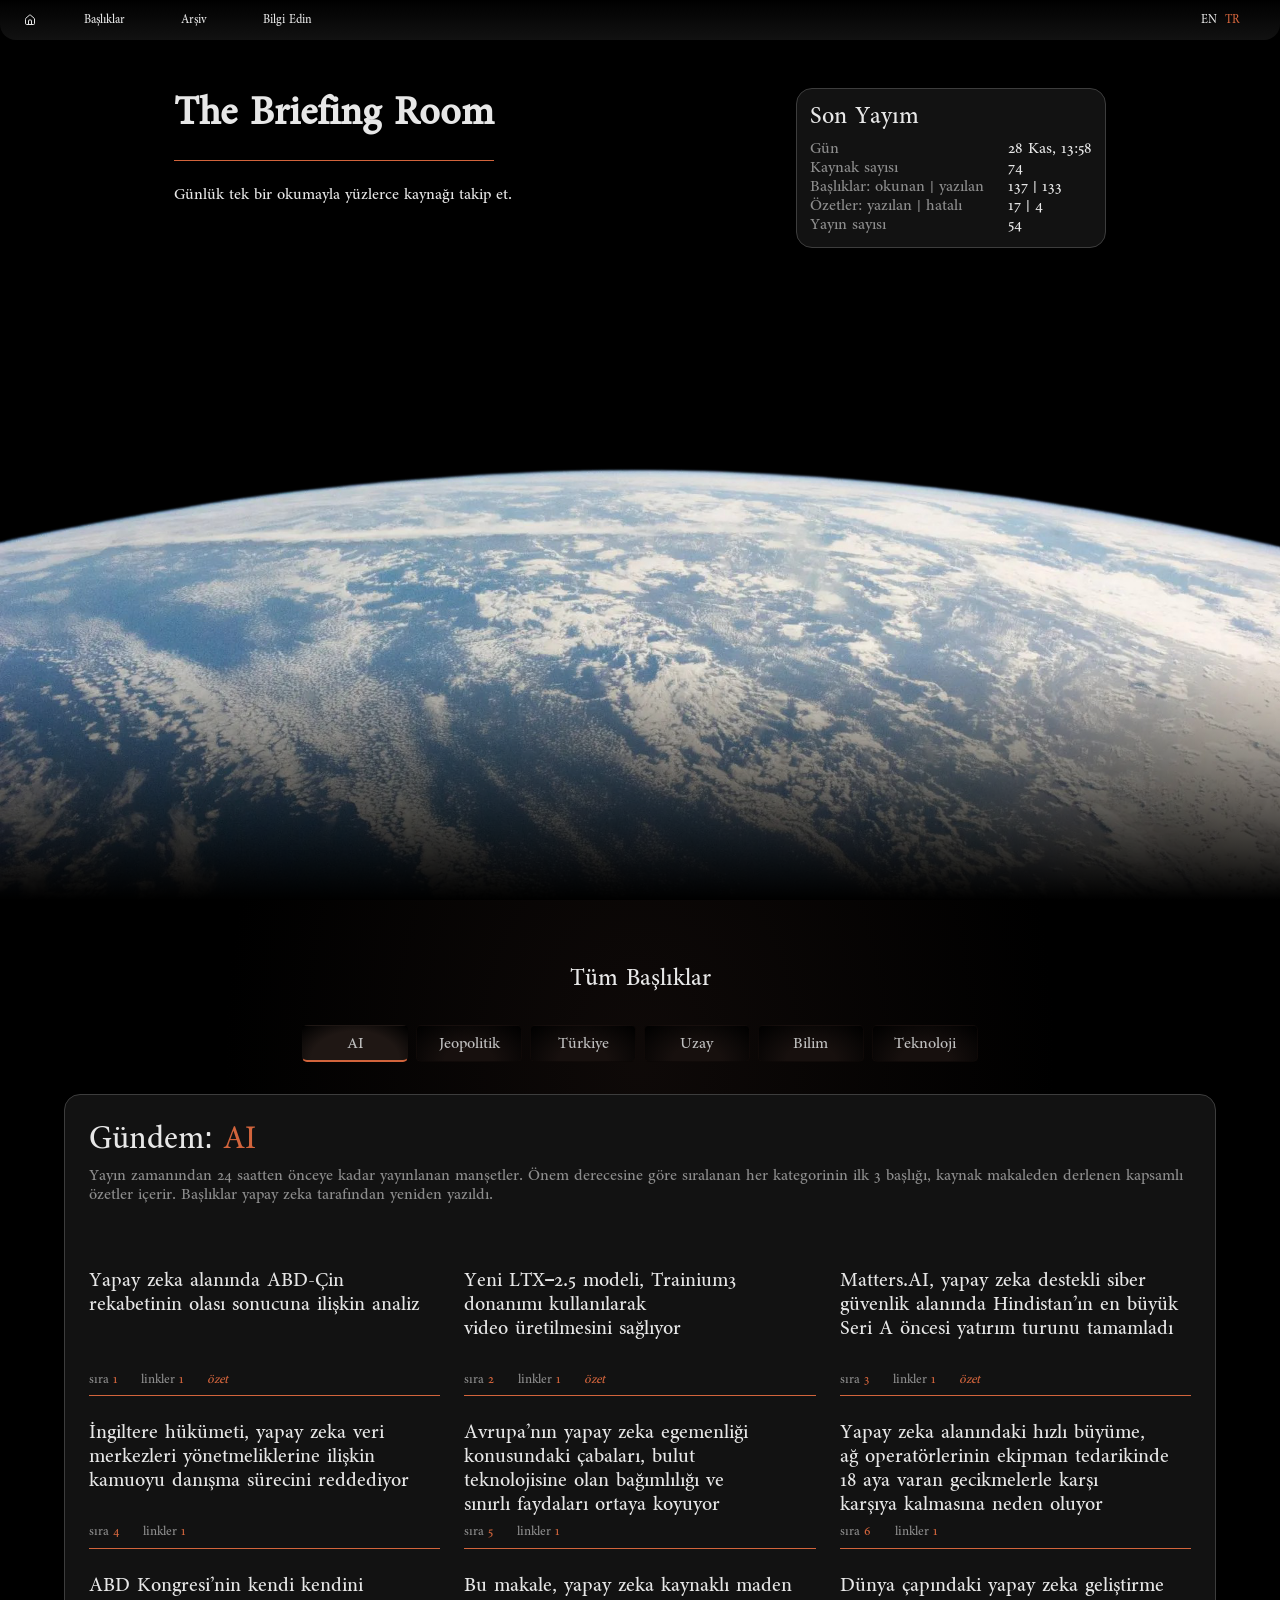
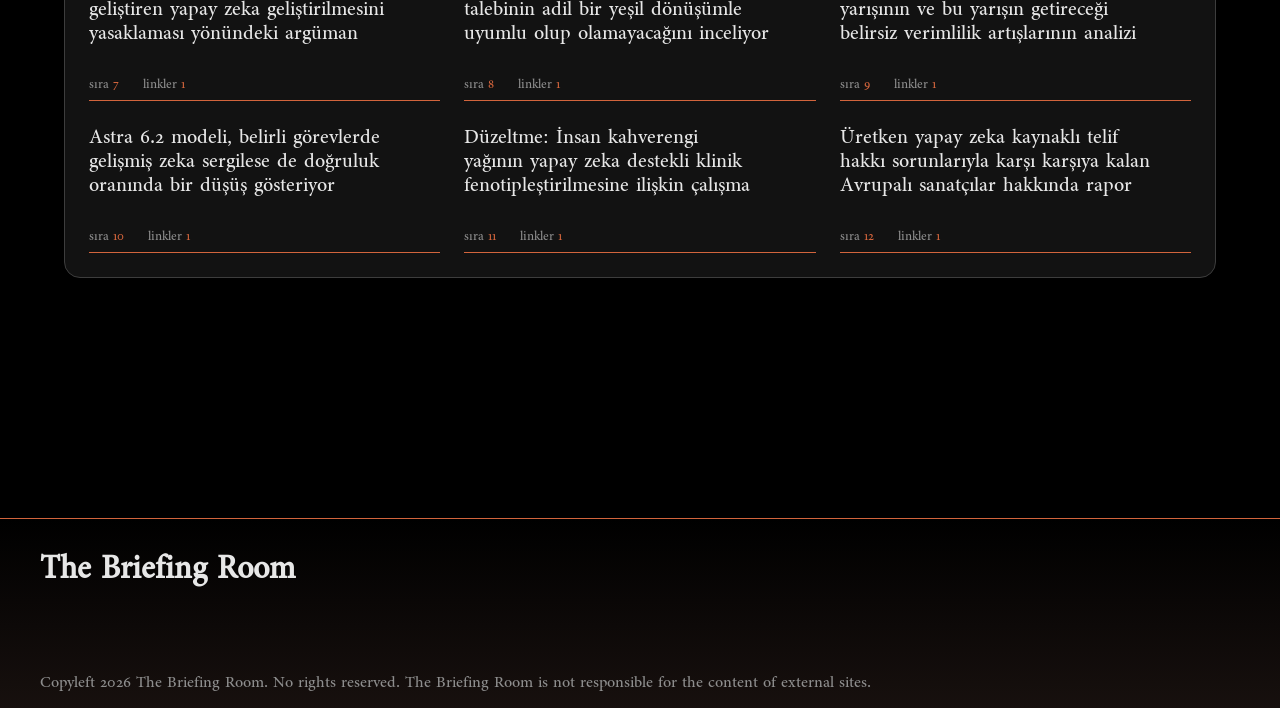
<file: tr/index.html>
<!DOCTYPE html><html lang="en" data-ws-project="fb9120da-2b1c-4ccf-bf5f-71def2e6c4e9" data-ws-version="4199" data-ws-last-published="2026-09-27T17:08:32.167Z"><head><link rel="stylesheet" type="text/css" href="/assets/static/app_generated_index-6937cd5a.DwyBmb1o.css"><meta charSet="UTF-8"/><meta name="viewport" content="width=device-width,initial-scale=1"/><link rel="preload" href="/assets/Shafarik-Regular_9bSiKbB4j5vcWp-Bxa6OO.ttf" as="font" crossorigin="anonymous"/><link rel="preload" href="/assets/earthtrp_NDisKrvY9HF0jDe0xLsCO.png" as="image"/><meta property="og:url" content="https://url/tr"/><meta property="og:title" content="The Briefing Room"/><meta property="og:type" content="website"/><meta name="description" content="Thousands of sources, distilled into one daily read."/><meta property="og:description" content="Thousands of sources, distilled into one daily read."/><title>The Briefing Room</title></head><body class="w-element cfxppza"><div class="w-box"><div style="display:contents"><div style="display:contents"><div class="w-html-embed"><style>

  p {
    margin: 0;
  }

  html {
    scrollbar-width: thin;
    scrollbar-color: #5a5a5a #0a0a0a;
  }

</style></div><nav class="w-box csfnuu6 c17rhx11 c70x67w cbc2eum c161xukc cd4351x cob4xeh c2n3q7c czy33w6 c1f3638n c1t81kl c18595wj cv0opgf cljibk4 c1rydsyj c2k7pl0 c18to597 chbtxn1 cdohhj7 crph8oc cne54ou cg4hdbz c16r4tsj cuii3fp c1ijdlmk cxcleii cvoe0gd c11pdxef cvtfhx3 cnh0o2g cnlv0lv c15sv4fy c19ictfg"><a aria-current="page" class="w-link c1twez3z c1gee7l9 cvin9p0 cyvct4 c16izf2h c698tej c5f1x74 cckc86t c1b3f41s c1bltn2j cgv4qat ck480fc c1n0uj3l c196khc8 c133gri6 active" href="/tr"><div class="w-html-embed cvin9p0 cpd980g c8mdhbu c1x5tyz3 c1v4y7im c1hqtvw0 cl8jiqw"><svg xmlns="http://www.w3.org/2000/svg" width="100%" height="100%" viewBox="0 0 24 24" fill="none" stroke="currentColor" stroke-width="2" stroke-linecap="round" stroke-linejoin="round" class="lucide lucide-house preview-icon"><path d="M15 21v-8a1 1 0 0 0-1-1h-4a1 1 0 0 0-1 1v8"/><path d="M3 10a2 2 0 0 1 .709-1.528l7-6a2 2 0 0 1 2.582 0l7 6A2 2 0 0 1 21 10v9a2 2 0 0 1-2 2H5a2 2 0 0 1-2-2z"/></svg></div></a><a class="w-link c1twez3z c1gee7l9 cvin9p0 cyvct4 c16izf2h c698tej c5f1x74 cckc86t c1b3f41s c1bltn2j cgv4qat ck480fc c1ah1v8z c196khc8 c133gri6" href="/tr#headlines"><p class="w-element">Başlıklar</p></a><a class="w-link c1twez3z c1gee7l9 cvin9p0 cyvct4 c16izf2h c698tej c5f1x74 cckc86t c1b3f41s c1bltn2j cgv4qat ck480fc c1ah1v8z c196khc8 c133gri6" href="/tr/archive"><p class="w-element">Arşiv</p></a><a class="w-link c1twez3z c1gee7l9 cvin9p0 cyvct4 c16izf2h c698tej c5f1x74 cckc86t c1b3f41s c1bltn2j cgv4qat ck480fc c1ah1v8z c196khc8 c133gri6" href="/tr/info"><p class="w-element">Bilgi Edin</p></a><div class="w-element c17rhx11 c1nzsv7q cvin9p0 cyvct4 c16izf2h c133gri6"><a class="w-link c1twez3z cbc2eum csx9orr c2lxg33 c1gee7l9 cvin9p0 cyvct4 c16izf2h c698tej c1271wek c5f1x74 cckc86t c1b3f41s c1bltn2j cgv4qat ck480fc c196khc8 c133gri6" href="/"><p class="w-element">EN</p></a><p class="w-element c698tej">  </p><a aria-current="page" class="w-link c1twez3z c1u7calc csx9orr c70x67w c1gee7l9 cvin9p0 cyvct4 c16izf2h c698tej c1271wek c5f1x74 cckc86t c1b3f41s c1bltn2j cgv4qat ck480fc c196khc8 c133gri6 active" href="/tr"><p class="w-element c164z340">TR</p></a></div><div class="w-element c17rhx11 cizh036 cawno9i cxcleii c1bijo7k c5pdrki"><div class="w-element c7c5reo c5nbs2c chqqrp8"><button type="button" class="w-button c1twez3z c1gee7l9 cvin9p0 cyvct4 c16izf2h c698tej c5f1x74 cckc86t c1b3f41s c1bltn2j cgv4qat ck480fc c16r4tsj c1e5288q c1nons42 c16ipnxn cqbvvfj c1n0uj3l c196khc8" aria-haspopup="dialog" aria-expanded="false" data-state="closed"><div class="w-html-embed cvin9p0 c8dhq8x c1xwsfan c1ckvzrg cevczoe c1ravfdv c1uuucxm c19bqqfi c14ju4kd"><svg xmlns="http://www.w3.org/2000/svg" width="100%" height="100%" viewBox="0 0 24 24" fill="none" stroke="currentColor" stroke-width="2" stroke-linecap="round" stroke-linejoin="round" class="lucide lucide-menu preview-icon"><path d="M4 5h16"/><path d="M4 12h16"/><path d="M4 19h16"/></svg></div></button></div></div></nav></div></div><main class="w-box"><section id="Hero" class="w-box c1twyaqb c1tjgi2 c20egce cdgoe1p comhyvp c19vydaa c1ckfhu3 ce4mkq5 c3on4g8 c19f70lm cb7yes4 c15wyout c15iybqc c1vf0kms c1o5ew88 c44amu5"><div class="w-box csfnuu6 c17rhx11 c70x67w cbc2eum c161xukc c149rcjr cob4xeh c1j51fr2 cp232cs c18ead0b c1t7by27 c1gd8e62"><div class="w-element cob4xeh coov778 cq6r7yr cyvct4 c114ejvr c1bzd6sk c1okz6h8 c18ulycg c15omdv4"><div class="w-element c1j51fr2 c5lhmjb c16izf2h cob4xeh czy33w6 c1f3638n ckuz4de c1w1ffgk chdhkzq c1aoda1l c1jjjse2 cdagd3j"><h1 class="w-element c298lu1 c8a0nsd c13oh3ta c1gee7l9 cln2jy9 cumn5oe cyloomc c2wkjg chrrpd4 cij2lx0 co7okdx">The Briefing Room</h1><p class="w-element c1t2qlgr">Günlük tek bir okumayla yüzlerce kaynağı takip et.</p></div><div class="w-element cob4xeh c1j51fr2 c1fo75f4 ctq28j8 c1e4jcf0 crn0ak9 cne54ou cg4hdbz c1k18c5f c1p73hxi ca6hzv8 cf6sbe9"><div class="w-element"><h3 class="w-element cfxppza c13oh3ta cpse1oy c1vypw6b">Son Yayım</h3></div><div class="w-element c1nm5j5h c1oylv2s cnsejjd c1rydsyj c1t81kl c16v0ii6 c18ead0b"><p class="w-element c18p3bgh">Gün</p><p data-stat="last_run" class="w-element c1hfqx2c">Today, 08:21</p><p class="w-element c18p3bgh">Kaynak sayısı</p><p data-stat="sources" class="w-element c1hfqx2c">74</p><p class="w-element c18p3bgh">Başlıklar: okunan | yazılan</p><p data-stat="headlines" class="w-element c1hfqx2c">189 | 170</p><p class="w-element c18p3bgh">Özetler: yazılan | hatalı</p><p data-stat="summaries" class="w-element c1hfqx2c">13 | 8</p><p class="w-element c18p3bgh">Yayın sayısı</p><p data-stat="runs" class="w-element c1hfqx2c">3</p></div></div></div></div></section><section id="headlines" class="w-box cj5okpt c1iqb3yf csn8sih cfj54ic c14exf0c"><div class="w-box csfnuu6 c17rhx11 c70x67w cbc2eum c161xukc c149rcjr cob4xeh c1j51fr2 cp232cs c18ead0b c1t7by27 c1iu21ve cryj5ix cvrk7l6 crn5511"><div class="w-element cob4xeh c1j51fr2 cyvct4 c16izf2h c161xukc czy33w6 c1f3638n"><h2 class="w-element cfxppza c13oh3ta c1gee7l9 c1ow0dso cln2jy9 c1rzyz99 cq4mt3p">Tüm Başlıklar</h2><div dir="ltr" data-orientation="horizontal" class="w-tabs cob4xeh c1j51fr2 czy33w6 c1f3638n cyvct4 c1t81kl c161xukc"><div role="tablist" aria-orientation="horizontal" class="w-tabs-list cds45qa cv0opgf cljibk4 c1rydsyj c1fo75f4 ctq28j8 c1t7by27 ct1cei5 c16r4tsj c19biwap c1gueel3 c85h01x c1ykajb7 c1hx5mxa cgb6b6z c1rcw0yo c1ouz2nq c15yupff cqml774 cs9lo4i" tabindex="-1" data-orientation="horizontal" style="outline:none"><button type="button" role="tab" aria-selected="true" aria-controls="radix-:R2l6:-content-0" data-state="active" id="radix-:R2l6:-trigger-0" data-ws-index="0" class="w-tab-trigger cl7p042 c19biwap c1gueel3 c85h01x c1ykajb7 c16r4tsj c133u2rr c2p04ir c2w1pbo cxbee05 crh7z99 c1ow92r5 c1esvgya coj5cxm c3iichp c1llhdmq cbzc1hm c11y0hkl c562f7v cn2331d c1x2n9r6 c13ihcxf c1xjarkk cs52r4m ck388ga cnyl20t c186lo8p cejhyyt c1aty77d c1qnyub7" tabindex="-1" data-orientation="horizontal" data-radix-collection-item=""><div class="w-element"><h3 class="w-element cfxppza c13oh3ta cpse1oy c1dh33ct c1ckvzrg cevczoe c1ravfdv c1uuucxm c1v4y7im cpon7vt">AI</h3></div></button><button type="button" role="tab" aria-selected="false" aria-controls="radix-:R2l6:-content-1" data-state="inactive" id="radix-:R2l6:-trigger-1" data-ws-index="1" class="w-tab-trigger cl7p042 c19biwap c1gueel3 c85h01x c1ykajb7 c16r4tsj c133u2rr c2p04ir c2w1pbo cxbee05 crh7z99 c1ow92r5 c1esvgya coj5cxm c3iichp c1llhdmq cbzc1hm c11y0hkl c562f7v cn2331d c1x2n9r6 c13ihcxf c1xjarkk cs52r4m ck388ga cnyl20t c186lo8p cejhyyt c1aty77d c1qnyub7" tabindex="-1" data-orientation="horizontal" data-radix-collection-item=""><div class="w-element"><h3 class="w-element cfxppza c13oh3ta cpse1oy c1dh33ct c1ckvzrg cevczoe c1ravfdv c1uuucxm c1v4y7im cpon7vt">Jeopolitik</h3></div></button><button type="button" role="tab" aria-selected="false" aria-controls="radix-:R2l6:-content-2" data-state="inactive" id="radix-:R2l6:-trigger-2" data-ws-index="2" class="w-tab-trigger cl7p042 c19biwap c1gueel3 c85h01x c1ykajb7 c16r4tsj c133u2rr c2p04ir c2w1pbo cxbee05 crh7z99 c1ow92r5 c1esvgya coj5cxm c3iichp c1llhdmq cbzc1hm c11y0hkl c562f7v cn2331d c1x2n9r6 c13ihcxf c1xjarkk cs52r4m ck388ga cnyl20t c186lo8p cejhyyt c1aty77d c1qnyub7" tabindex="-1" data-orientation="horizontal" data-radix-collection-item=""><div class="w-element"><h3 class="w-element cfxppza c13oh3ta cpse1oy c1dh33ct c1ckvzrg cevczoe c1ravfdv c1uuucxm c1v4y7im cpon7vt">Türkiye</h3></div></button><button type="button" role="tab" aria-selected="false" aria-controls="radix-:R2l6:-content-3" data-state="inactive" id="radix-:R2l6:-trigger-3" data-ws-index="3" class="w-tab-trigger cl7p042 c19biwap c1gueel3 c85h01x c1ykajb7 c16r4tsj c133u2rr c2p04ir c2w1pbo cxbee05 crh7z99 c1ow92r5 c1esvgya coj5cxm c3iichp c1llhdmq cbzc1hm c11y0hkl c562f7v cn2331d c1x2n9r6 c13ihcxf c1xjarkk cs52r4m ck388ga cnyl20t c186lo8p cejhyyt c1aty77d c1qnyub7" tabindex="-1" data-orientation="horizontal" data-radix-collection-item=""><div class="w-element"><h3 class="w-element cfxppza c13oh3ta cpse1oy c1dh33ct c1ckvzrg cevczoe c1ravfdv c1uuucxm c1v4y7im cpon7vt">Uzay</h3></div></button><button type="button" role="tab" aria-selected="false" aria-controls="radix-:R2l6:-content-4" data-state="inactive" id="radix-:R2l6:-trigger-4" data-ws-index="4" class="w-tab-trigger cl7p042 c19biwap c1gueel3 c85h01x c1ykajb7 c16r4tsj c133u2rr c2p04ir c2w1pbo cxbee05 crh7z99 c1ow92r5 c1esvgya coj5cxm c3iichp c1llhdmq cbzc1hm c11y0hkl c562f7v cn2331d c1x2n9r6 c13ihcxf c1xjarkk cs52r4m ck388ga cnyl20t c186lo8p cejhyyt c1aty77d c1qnyub7" tabindex="-1" data-orientation="horizontal" data-radix-collection-item=""><div class="w-element"><h3 class="w-element cfxppza c13oh3ta cpse1oy c1dh33ct c1ckvzrg cevczoe c1ravfdv c1uuucxm c1v4y7im cpon7vt">Bilim</h3></div></button><button type="button" role="tab" aria-selected="false" aria-controls="radix-:R2l6:-content-5" data-state="inactive" id="radix-:R2l6:-trigger-5" data-ws-index="5" class="w-tab-trigger cl7p042 c19biwap c1gueel3 c85h01x c1ykajb7 c16r4tsj c133u2rr c2p04ir c2w1pbo cxbee05 crh7z99 c1ow92r5 c1esvgya coj5cxm c3iichp c1llhdmq cbzc1hm c11y0hkl c562f7v cn2331d c1x2n9r6 c13ihcxf c1xjarkk cs52r4m ck388ga cnyl20t c186lo8p cejhyyt c1aty77d c1qnyub7" tabindex="-1" data-orientation="horizontal" data-radix-collection-item=""><div class="w-element"><h3 class="w-element cfxppza c13oh3ta cpse1oy c1dh33ct c1ckvzrg cevczoe c1ravfdv c1uuucxm c1v4y7im cpon7vt">Teknoloji</h3></div></button></div><div data-state="active" data-orientation="horizontal" role="tabpanel" aria-labelledby="radix-:R2l6:-trigger-0" id="radix-:R2l6:-content-0" tabindex="0" data-ws-index="0" class="w-tab-content c161xukc" style="animation-duration:0s"><div class="w-element c161xukc c1k18c5f c1e4jcf0 crn0ak9 cne54ou cg4hdbz cob4xeh c1j51fr2 coov778 cq6r7yr c1p73hxi c1wtb2nd c1dquc6e"><div class="w-element cob4xeh c1j51fr2 c1fo75f4 ctq28j8"><h2 class="w-element cfxppza c13oh3ta c1gee7l9 c1ow0dso cln2jy9 cnebf8">Gündem: <span class="w-element c164z340">AI</span></h2><p class="w-element c18p3bgh cizh036 c169yw6o">Yayın zamanından 24 saatten önceye kadar yayınlanan manşetler. Önem derecesine göre sıralanan her kategorinin ilk 3 başlığı, kaynak makaleden derlenen kapsamlı özetler içerir.<br/><br/>Özetleri görüntülemek için habere tıkla.</p><p class="w-element c18p3bgh c133gri6">Yayın zamanından 24 saatten önceye kadar yayınlanan manşetler. Önem derecesine göre sıralanan her kategorinin ilk 3 başlığı, kaynak makaleden derlenen kapsamlı özetler içerir. Başlıklar yapay zeka tarafından yeniden yazıldı.</p></div><div data-headlines="AI" class="w-element c1nm5j5h c1j51fr2 czy33w6 c1f3638n cwenp1l c1ncd8jc c1rydsyj c161xukc cpyyiwy c108y1je c11x10w6 cxcleii"><div data-card="1" class="w-element cob4xeh c1j51fr2 c1fo75f4 ctq28j8 c1ehtneo cx36i7r c1h7bhpc cyloomc c2wkjg chrrpd4 cij2lx0"><div data-role="toggle" class="w-element cob4xeh c1j51fr2 c1fo75f4 ctq28j8 c5f1x74 cvnxmvu"><h4 data-role="title" class="w-element cfxppza c13oh3ta cpse1oy crsdh4j c1hfqx2c crmkuje c161o86n c1t0fj36 cq1tmrv">Researchers announce a faster method for breaking RSA encryption</h4><div class="w-element cvin9p0 czy33w6 c1f3638n c18p3bgh cyvct4 c1t81kl cxpzdud cvygzud"><div class="w-element cvin9p0 cyvct4 c1t81kl c1lxely5 cjwf4n6"><p class="w-element c1v4y7im">sıra</p><p data-role="rank" class="w-element c164z340">1</p></div><div class="w-element cvin9p0 cyvct4 c1t81kl c1lxely5 cjwf4n6"><p class="w-element c1v4y7im">linkler</p><p data-role="linkcount" class="w-element c164z340">1</p></div><div class="w-element cvin9p0 c1lxely5 cjwf4n6"><p data-role="summary-flag" class="w-element c164z340 c1kutpm2">özet</p></div></div></div><div data-role="panel" class="w-element czc2ibc c1aauwkp ce19ofo chbtxn1 c1k18c5f cj5okpt cbc2eum c70x67w chhlj9m c161xukc cb62y8o c1jnc5zi c19znql2 c1njd4nq ctgokv9 c1rzyz99"><p data-role="summary" class="w-element c12h8662 c1u7fets cl8jiqw c1ehtneo">GitLab has disclosed a critical remote code execution (RCE) flaw, tracked as CVE-2026-90970, in its AI Gateway service that could allow authenticated users with Duo Agent Platform access to execute arbitrary commands on unpatched instances. The vulnerability, stemming from improper input neutralization, affects self-hosted AI Gateway deployments used by GitLab Self-Managed customers, though GitLab-hosted instances are already protected. GitLab has released patches in versions 19.2.4, 19.3.2, and 19.4.1 and urged immediate upgrades to mitigate the risk. This follows last month’s disclosure of a maximum-severity path traversal flaw in GitLab’s core editions that CISA added to its list of actively exploited vulnerabilities. As GitLab is widely used among Fortune 100 companies and other major enterprises, the impact of unpatched flaws could be significant.</p><div class="w-element cob4xeh c1j51fr2 c1fo75f4 ctq28j8 c161xukc"><a href="https://arstechnica.com/space/2026/10/rocket-report-spacex-completes-launch-triple-header-rocket-lab-nets-big-contract/" data-role="link" target="_blank" class="w-element c18p3bgh cqzezkl c1kutpm2 c16utfn5 c1761s3m ctsemvd c1rbzq2u c1jg59vd c9thjhi c1qm1t9r c196khc8">arstechnica.com</a></div></div></div></div></div></div><div data-state="inactive" data-orientation="horizontal" role="tabpanel" aria-labelledby="radix-:R2l6:-trigger-1" hidden="" id="radix-:R2l6:-content-1" tabindex="0" data-ws-index="1" class="w-tab-content c161xukc"></div><div data-state="inactive" data-orientation="horizontal" role="tabpanel" aria-labelledby="radix-:R2l6:-trigger-2" hidden="" id="radix-:R2l6:-content-2" tabindex="0" data-ws-index="2" class="w-tab-content c161xukc"></div><div data-state="inactive" data-orientation="horizontal" role="tabpanel" aria-labelledby="radix-:R2l6:-trigger-3" hidden="" id="radix-:R2l6:-content-3" tabindex="0" data-ws-index="3" class="w-tab-content c161xukc"></div><div data-state="inactive" data-orientation="horizontal" role="tabpanel" aria-labelledby="radix-:R2l6:-trigger-4" hidden="" id="radix-:R2l6:-content-4" tabindex="0" data-ws-index="4" class="w-tab-content c161xukc"></div><div data-state="inactive" data-orientation="horizontal" role="tabpanel" aria-labelledby="radix-:R2l6:-trigger-5" hidden="" id="radix-:R2l6:-content-5" tabindex="0" data-ws-index="5" class="w-tab-content c161xukc"></div></div></div></div></section></main><div style="display:contents"><div style="display:contents"><footer class="w-box"><div class="w-box csfnuu6 c17rhx11 c1hqtvw0 cawno9i c161xukc cd4351x cob4xeh c1j51fr2 coov778 cq6r7yr c1t7by27 c1gd8e62 c18f5aff c1ehtneo c16r4tsj c27gpgy c1u7fets c1ad2flo c2wkjg ck7f8 cij2lx0"><div class="w-element cob4xeh c2n3q7c c1t7by27 c2q4whl c17rhx11 csfnuu6 c161xukc"><div class="w-element"><h1 class="w-element c1waw16c">The Briefing Room</h1></div><a class="w-link c1twez3z c1gee7l9 cizh036 cyvct4 c16izf2h c698tej c5f1x74 cckc86t c1b3f41s c1bltn2j cgv4qat ck480fc c1n0uj3l c196khc8 cxcleii" href="/#Hero"><div class="w-html-embed cvin9p0 cpd980g c8mdhbu c1x5tyz3 c1v4y7im c1hqtvw0 cl8jiqw c1fondtf c1ehczsg c1jjjse2 cdagd3j cnh0o2g cnlv0lv c15sv4fy c19ictfg cv51k3d c13i91gs cs3jc1d c1kylopl c1bohih1 ck6wwn5"><svg xmlns="http://www.w3.org/2000/svg" width="100%" height="100%" viewBox="0 0 24 24" fill="none" stroke="currentColor" stroke-width="2" stroke-linecap="round" stroke-linejoin="round" class="lucide lucide-arrow-up preview-icon"><path d="m5 12 7-7 7 7"/><path d="M12 19V5"/></svg></div></a></div><div class="w-element cx36i7r cxpzdud c17rhx11 csfnuu6 c161xukc c2q4whl"><div class="w-element c1ehtneo"><p class="w-element c1ow0dso c18p3bgh">Copyleft 2026 The Briefing Room. No rights reserved. The Briefing Room is not responsible for the content of external sites.</p></div></div></div></footer></div></div></div><script id="vike_pageContext" type="application/json">{"pageId":"\/pages\/tr","routeParams":{},"data":{"url":"https:\/\/url\/tr","system":{"params":{},"search":{},"origin":"https:\/\/url","pathname":"\/tr"},"resources":{},"pageMeta":{"title":"The Briefing Room","description":"Thousands of sources, distilled into one daily read.","excludePageFromSearch":false,"language":"!undefined","socialImageAssetName":"!undefined","socialImageUrl":"!undefined","status":"!undefined","redirect":"!undefined","content":"!undefined","custom":[]}}}</script><script id="vike_globalContext" type="application/json">{}</script><script src="/assets/entries/entry-server-routing.fS2HUcNZ.js" type="module" async></script><link rel="modulepreload" href="/assets/entries/pages_tr.CufMRiHS.js" as="script" type="text/javascript"><link rel="modulepreload" href="/assets/chunks/chunk-SurKiIAj.js" as="script" type="text/javascript"><link rel="modulepreload" href="/assets/chunks/chunk-B910qiNY.js" as="script" type="text/javascript"><link rel="modulepreload" href="/assets/chunks/chunk-CfNTDCKk.js" as="script" type="text/javascript"></body></html>
</file>
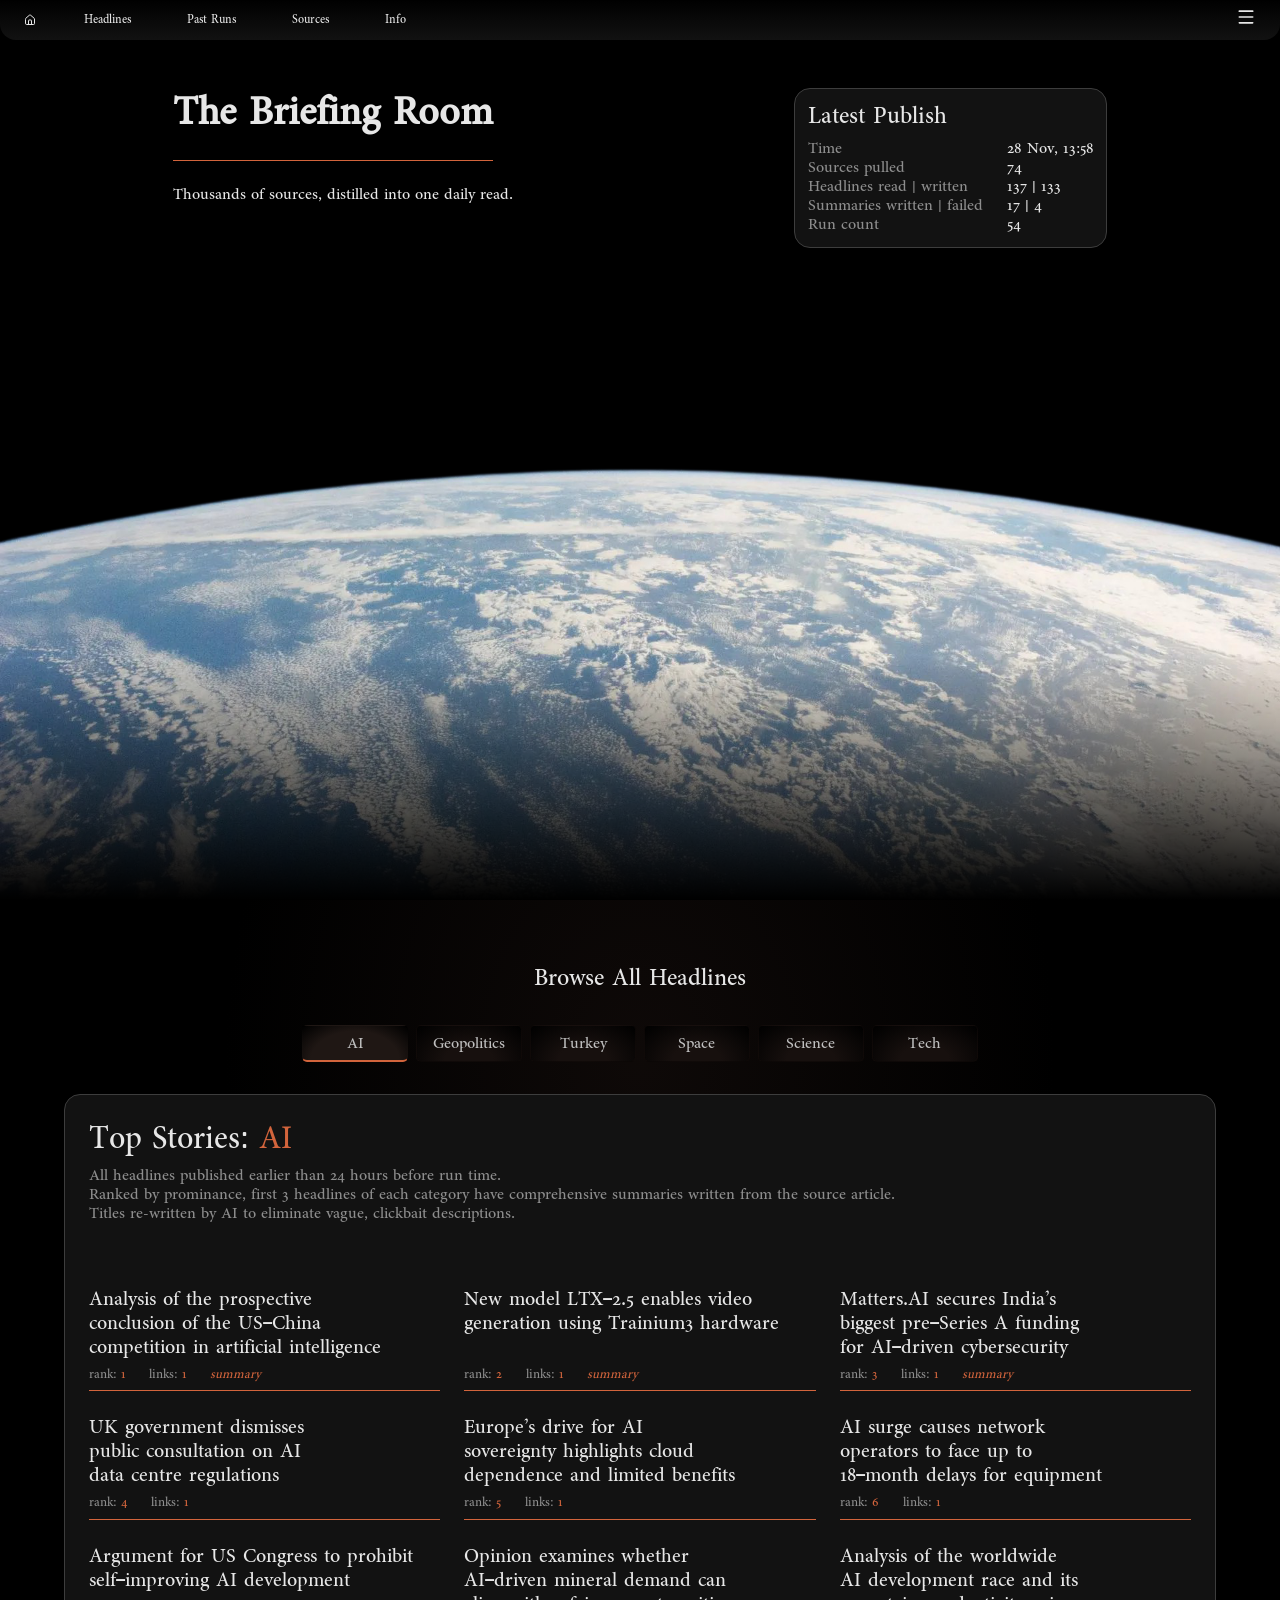
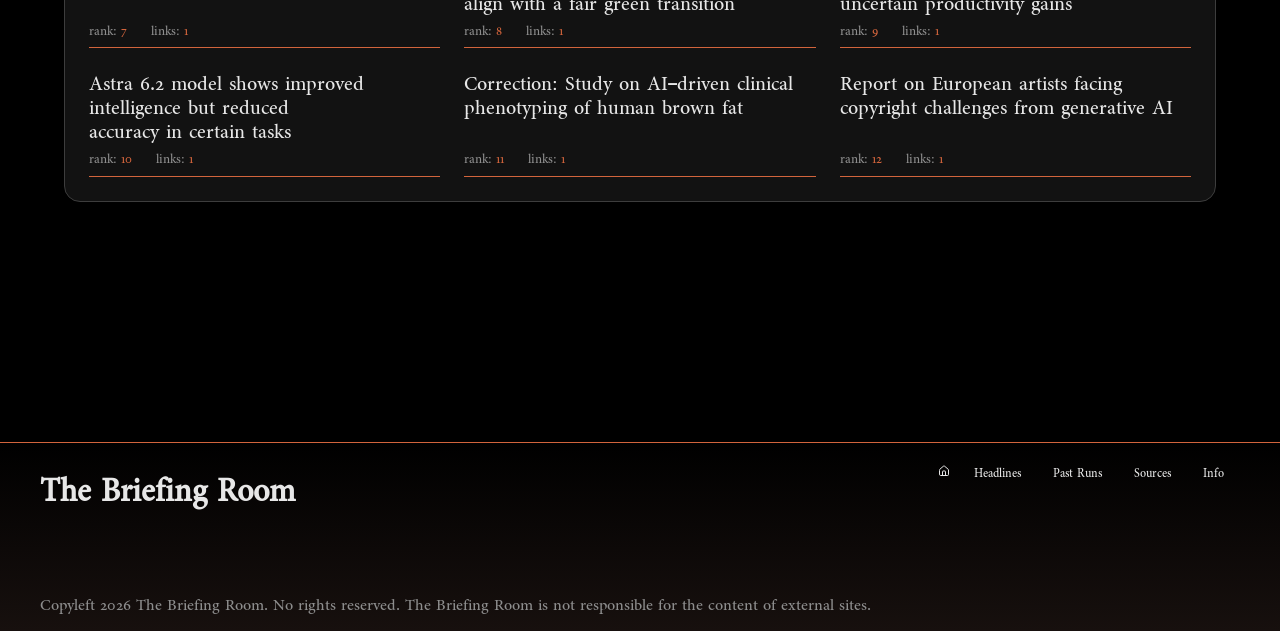
<file: copy-1/old-home/index.html>
<!DOCTYPE html><html lang="en" data-ws-project="fb9120da-2b1c-4ccf-bf5f-71def2e6c4e9" data-ws-version="3250" data-ws-last-published="2026-09-27T17:08:32.167Z"><head><link rel="stylesheet" type="text/css" href="/assets/static/index.CmmnfiFU.css"><meta charSet="UTF-8"/><meta name="viewport" content="width=device-width,initial-scale=1"/><link rel="preload" href="/assets/Shafarik-Regular_9bSiKbB4j5vcWp-Bxa6OO.ttf" as="font" crossorigin="anonymous"/><link rel="preload" href="/assets/earthtrp_NDisKrvY9HF0jDe0xLsCO.png" as="image"/><meta property="og:url" content="https://url/copy-1/old-home"/><meta property="og:title" content="The Briefing Room"/><meta property="og:type" content="website"/><meta name="description" content="Thousands of sources, distilled into one daily read."/><meta property="og:description" content="Thousands of sources, distilled into one daily read."/><title>The Briefing Room</title></head><body class="w-element cfxppza"><div class="w-box"><div style="display:contents"><div style="display:contents"><div class="w-html-embed"><style>

  p {
    margin: 0;
  }

  html {
    scrollbar-width: thin;
    scrollbar-color: #5a5a5a #0a0a0a;
  }

</style></div><nav class="w-box csfnuu6 c17rhx11 c70x67w cbc2eum c161xukc cd4351x cob4xeh c2n3q7c czy33w6 c1f3638n c1t81kl c18595wj cv0opgf cljibk4 c1rydsyj c2k7pl0 c18to597 chbtxn1 cdohhj7 crph8oc cne54ou cg4hdbz c16r4tsj cuii3fp c1ijdlmk c133gri6"><a class="w-link c1twez3z c1gee7l9 cvin9p0 cyvct4 c16izf2h c698tej c5f1x74 cckc86t c1b3f41s c1bltn2j cgv4qat ck480fc c1n0uj3l c196khc8" href="/#Hero"><div class="w-html-embed cvin9p0 cpd980g c8mdhbu c1x5tyz3 c1v4y7im c1hqtvw0 cl8jiqw"><svg xmlns="http://www.w3.org/2000/svg" width="100%" height="100%" viewBox="0 0 24 24" fill="none" stroke="currentColor" stroke-width="2" stroke-linecap="round" stroke-linejoin="round" class="lucide lucide-house preview-icon"><path d="M15 21v-8a1 1 0 0 0-1-1h-4a1 1 0 0 0-1 1v8"/><path d="M3 10a2 2 0 0 1 .709-1.528l7-6a2 2 0 0 1 2.582 0l7 6A2 2 0 0 1 21 10v9a2 2 0 0 1-2 2H5a2 2 0 0 1-2-2z"/></svg></div></a><a class="w-link c1twez3z c1gee7l9 cvin9p0 cyvct4 c16izf2h c698tej c5f1x74 cckc86t c1b3f41s c1bltn2j cgv4qat ck480fc c1ah1v8z c196khc8" href="/#headlines"><p class="w-element">Headlines</p></a><a class="w-link c1twez3z c1gee7l9 cvin9p0 cyvct4 c16izf2h c698tej c5f1x74 cckc86t c1b3f41s c1bltn2j cgv4qat ck480fc c1ah1v8z c196khc8" href="#"><p class="w-element">Past Runs</p></a><a class="w-link c1twez3z c1gee7l9 cvin9p0 cyvct4 c16izf2h c698tej c5f1x74 cckc86t c1b3f41s c1bltn2j cgv4qat ck480fc c1ah1v8z c196khc8" href="#"><p class="w-element">Sources</p></a><a class="w-link c1twez3z c1gee7l9 cvin9p0 cyvct4 c16izf2h c698tej c5f1x74 cckc86t c1b3f41s c1bltn2j cgv4qat ck480fc c1ah1v8z c196khc8" href="#"><p class="w-element">Info</p></a><div class="w-element c17rhx11 cob4xeh cawno9i"><div class="w-element c7c5reo"><button type="button" class="w-button c1twez3z c1gee7l9 cvin9p0 cyvct4 c16izf2h c698tej c5f1x74 cckc86t c1b3f41s c1bltn2j cgv4qat ck480fc c16r4tsj c1e5288q c1nons42 c16ipnxn cqbvvfj c1n0uj3l c196khc8" aria-haspopup="dialog" aria-expanded="false" data-state="closed"><div class="w-html-embed cvin9p0 c8dhq8x c1xwsfan c1ckvzrg cevczoe c1ravfdv c1uuucxm"><svg xmlns="http://www.w3.org/2000/svg" width="100%" height="100%" viewBox="0 0 24 24" fill="none" stroke="currentColor" stroke-width="2" stroke-linecap="round" stroke-linejoin="round" class="lucide lucide-menu preview-icon"><path d="M4 5h16"/><path d="M4 12h16"/><path d="M4 19h16"/></svg></div></button></div></div></nav></div></div><main class="w-box"><section id="Hero" class="w-box c1twyaqb c1tjgi2 c20egce cdgoe1p comhyvp c19vydaa c1ckfhu3 ce4mkq5 c3on4g8 c19f70lm cb7yes4 c15wyout c15iybqc c1vf0kms c1o5ew88 c44amu5"><div class="w-box csfnuu6 c17rhx11 c70x67w cbc2eum c161xukc c149rcjr cob4xeh c1j51fr2 cp232cs c18ead0b c1t7by27 c1gd8e62"><div class="w-element cob4xeh coov778 cq6r7yr cyvct4 c114ejvr c1bzd6sk c1okz6h8 c18ulycg c15omdv4"><div class="w-element c1j51fr2 c5lhmjb c16izf2h cob4xeh czy33w6 c1f3638n ckuz4de c1w1ffgk chdhkzq c1aoda1l c1jjjse2 cdagd3j"><h1 class="w-element c298lu1 c8a0nsd c13oh3ta c1gee7l9 cln2jy9 cumn5oe cyloomc c2wkjg chrrpd4 cij2lx0 co7okdx">The Briefing Room</h1><p class="w-element c1t2qlgr">Thousands of sources, distilled into one daily read.</p></div><div class="w-element cob4xeh c1j51fr2 c1fo75f4 ctq28j8 c1e4jcf0 crn0ak9 cne54ou cg4hdbz c1k18c5f c1p73hxi ca6hzv8 cf6sbe9"><div class="w-element"><h3 class="w-element cfxppza c13oh3ta cpse1oy c1vypw6b">Latest Publish</h3></div><div class="w-element c1nm5j5h c1oylv2s cnsejjd c1rydsyj c1t81kl c16v0ii6 c18ead0b"><p class="w-element c18p3bgh">Time</p><p data-stat="last_run" class="w-element c1hfqx2c">Today, 08:21</p><p class="w-element c18p3bgh">Sources pulled</p><p data-stat="sources" class="w-element c1hfqx2c">74</p><p class="w-element c18p3bgh">Headlines read | written</p><p data-stat="headlines" class="w-element c1hfqx2c">189 | 170</p><p class="w-element c18p3bgh">Summaries written | failed</p><p data-stat="summaries" class="w-element c1hfqx2c">13 | 21</p><p class="w-element c18p3bgh">Run count</p><p data-stat="runs" class="w-element c1hfqx2c">3</p></div></div></div></div></section><section id="headlines" class="w-box cj5okpt c1iqb3yf csn8sih cfj54ic c14exf0c"><div class="w-box csfnuu6 c17rhx11 c70x67w cbc2eum c161xukc c149rcjr cob4xeh c1j51fr2 cp232cs c18ead0b c1t7by27 c1iu21ve cryj5ix cvrk7l6 crn5511"><div class="w-element cob4xeh c1j51fr2 cyvct4 c16izf2h c161xukc czy33w6 c1f3638n"><h2 class="w-element cfxppza c13oh3ta cgicz1m c1gee7l9 c1ow0dso c1rzyz99 cq4mt3p">Browse All Headlines</h2><div dir="ltr" data-orientation="horizontal" class="w-tabs cob4xeh c1j51fr2 czy33w6 c1f3638n cyvct4 c1t81kl c161xukc"><div role="tablist" aria-orientation="horizontal" class="w-tabs-list cds45qa cv0opgf cljibk4 c1rydsyj c1fo75f4 ctq28j8 c1t7by27 ct1cei5 c16r4tsj c19biwap c1gueel3 c85h01x c1ykajb7 c1hx5mxa cgb6b6z c1rcw0yo c1ouz2nq c15yupff cqml774 cs9lo4i" tabindex="-1" data-orientation="horizontal" style="outline:none"><button type="button" role="tab" aria-selected="true" aria-controls="radix-:R2l6:-content-0" data-state="active" id="radix-:R2l6:-trigger-0" data-ws-index="0" class="w-tab-trigger cl7p042 c19biwap c1gueel3 c85h01x c1ykajb7 c16r4tsj c133u2rr c2p04ir c2w1pbo cxbee05 crh7z99 c1ow92r5 c1esvgya coj5cxm c3iichp c1llhdmq cbzc1hm c11y0hkl c562f7v cn2331d c1x2n9r6 c13ihcxf c1xjarkk cs52r4m ck388ga cnyl20t c186lo8p cejhyyt c1aty77d c1qnyub7" tabindex="-1" data-orientation="horizontal" data-radix-collection-item=""><div class="w-element"><h3 class="w-element cfxppza c13oh3ta cpse1oy c1dh33ct c1ckvzrg cevczoe c1ravfdv c1uuucxm c1v4y7im cpon7vt">AI</h3></div></button><button type="button" role="tab" aria-selected="false" aria-controls="radix-:R2l6:-content-1" data-state="inactive" id="radix-:R2l6:-trigger-1" data-ws-index="1" class="w-tab-trigger cl7p042 c19biwap c1gueel3 c85h01x c1ykajb7 c16r4tsj c133u2rr c2p04ir c2w1pbo cxbee05 crh7z99 c1ow92r5 c1esvgya coj5cxm c3iichp c1llhdmq cbzc1hm c11y0hkl c562f7v cn2331d c1x2n9r6 c13ihcxf c1xjarkk cs52r4m ck388ga cnyl20t c186lo8p cejhyyt c1aty77d c1qnyub7" tabindex="-1" data-orientation="horizontal" data-radix-collection-item=""><div class="w-element"><h3 class="w-element cfxppza c13oh3ta cpse1oy c1dh33ct c1ckvzrg cevczoe c1ravfdv c1uuucxm c1v4y7im cpon7vt">Geopolitics</h3></div></button><button type="button" role="tab" aria-selected="false" aria-controls="radix-:R2l6:-content-2" data-state="inactive" id="radix-:R2l6:-trigger-2" data-ws-index="2" class="w-tab-trigger cl7p042 c19biwap c1gueel3 c85h01x c1ykajb7 c16r4tsj c133u2rr c2p04ir c2w1pbo cxbee05 crh7z99 c1ow92r5 c1esvgya coj5cxm c3iichp c1llhdmq cbzc1hm c11y0hkl c562f7v cn2331d c1x2n9r6 c13ihcxf c1xjarkk cs52r4m ck388ga cnyl20t c186lo8p cejhyyt c1aty77d c1qnyub7" tabindex="-1" data-orientation="horizontal" data-radix-collection-item=""><div class="w-element"><h3 class="w-element cfxppza c13oh3ta cpse1oy c1dh33ct c1ckvzrg cevczoe c1ravfdv c1uuucxm c1v4y7im cpon7vt">Turkey</h3></div></button><button type="button" role="tab" aria-selected="false" aria-controls="radix-:R2l6:-content-3" data-state="inactive" id="radix-:R2l6:-trigger-3" data-ws-index="3" class="w-tab-trigger cl7p042 c19biwap c1gueel3 c85h01x c1ykajb7 c16r4tsj c133u2rr c2p04ir c2w1pbo cxbee05 crh7z99 c1ow92r5 c1esvgya coj5cxm c3iichp c1llhdmq cbzc1hm c11y0hkl c562f7v cn2331d c1x2n9r6 c13ihcxf c1xjarkk cs52r4m ck388ga cnyl20t c186lo8p cejhyyt c1aty77d c1qnyub7" tabindex="-1" data-orientation="horizontal" data-radix-collection-item=""><div class="w-element"><h3 class="w-element cfxppza c13oh3ta cpse1oy c1dh33ct c1ckvzrg cevczoe c1ravfdv c1uuucxm c1v4y7im cpon7vt">Space</h3></div></button><button type="button" role="tab" aria-selected="false" aria-controls="radix-:R2l6:-content-4" data-state="inactive" id="radix-:R2l6:-trigger-4" data-ws-index="4" class="w-tab-trigger cl7p042 c19biwap c1gueel3 c85h01x c1ykajb7 c16r4tsj c133u2rr c2p04ir c2w1pbo cxbee05 crh7z99 c1ow92r5 c1esvgya coj5cxm c3iichp c1llhdmq cbzc1hm c11y0hkl c562f7v cn2331d c1x2n9r6 c13ihcxf c1xjarkk cs52r4m ck388ga cnyl20t c186lo8p cejhyyt c1aty77d c1qnyub7" tabindex="-1" data-orientation="horizontal" data-radix-collection-item=""><div class="w-element"><h3 class="w-element cfxppza c13oh3ta cpse1oy c1dh33ct c1ckvzrg cevczoe c1ravfdv c1uuucxm c1v4y7im cpon7vt">Science</h3></div></button><button type="button" role="tab" aria-selected="false" aria-controls="radix-:R2l6:-content-5" data-state="inactive" id="radix-:R2l6:-trigger-5" data-ws-index="5" class="w-tab-trigger cl7p042 c19biwap c1gueel3 c85h01x c1ykajb7 c16r4tsj c133u2rr c2p04ir c2w1pbo cxbee05 crh7z99 c1ow92r5 c1esvgya coj5cxm c3iichp c1llhdmq cbzc1hm c11y0hkl c562f7v cn2331d c1x2n9r6 c13ihcxf c1xjarkk cs52r4m ck388ga cnyl20t c186lo8p cejhyyt c1aty77d c1qnyub7" tabindex="-1" data-orientation="horizontal" data-radix-collection-item=""><div class="w-element"><h3 class="w-element cfxppza c13oh3ta cpse1oy c1dh33ct c1ckvzrg cevczoe c1ravfdv c1uuucxm c1v4y7im cpon7vt">Tech</h3></div></button></div><div data-state="active" data-orientation="horizontal" role="tabpanel" aria-labelledby="radix-:R2l6:-trigger-0" id="radix-:R2l6:-content-0" tabindex="0" data-ws-index="0" class="w-tab-content c161xukc" style="animation-duration:0s"><div class="w-element c161xukc c1k18c5f c1e4jcf0 crn0ak9 cne54ou cg4hdbz cob4xeh c1j51fr2 coov778 cq6r7yr c1p73hxi c1wtb2nd c1dquc6e"><div class="w-element cob4xeh c1j51fr2 c1fo75f4 ctq28j8"><h2 class="w-element cfxppza c13oh3ta cgicz1m c1gee7l9 cnebf8">Top Stories: <span class="w-element c164z340">AI</span></h2><p class="w-element c18p3bgh cizh036 c169yw6o">Ranked by prominance, first 3 headlines of each category have comprehensive summaries written from the source article.<br/><br/>Tap on the headlines to reveal content.</p><p class="w-element c18p3bgh c133gri6">All headlines published earlier than 24 hours before run time.<br/>Ranked by prominance, first 3 headlines of each category have comprehensive summaries written from the source article.<br/>Titles re-written by AI to eliminate vague, clickbait descriptions.</p></div><div data-headlines="AI" class="w-element c1nm5j5h c1j51fr2 czy33w6 c1f3638n cwenp1l c1ncd8jc c1rydsyj c161xukc cpyyiwy c108y1je c11x10w6 cxcleii"><div data-card="1" class="w-element cob4xeh c1j51fr2 c1fo75f4 ctq28j8 c1ehtneo cx36i7r c1h7bhpc cyloomc c2wkjg chrrpd4 cij2lx0"><div data-role="toggle" class="w-element cob4xeh c1j51fr2 c1fo75f4 ctq28j8 c5f1x74 cvnxmvu"><h4 data-role="title" class="w-element cfxppza c13oh3ta cpse1oy crsdh4j c1hfqx2c crmkuje c161o86n c1t0fj36 cq1tmrv">Researchers announce a faster method for breaking RSA encryption</h4><div class="w-element cvin9p0 czy33w6 c1f3638n c18p3bgh cyvct4 c1t81kl cxpzdud cvygzud"><div class="w-element cvin9p0 cyvct4 c1t81kl c1lxely5 cjwf4n6"><p class="w-element c1v4y7im">rank:</p><p data-role="rank" class="w-element c164z340">0</p></div><div class="w-element cvin9p0 cyvct4 c1t81kl c1lxely5 cjwf4n6"><p class="w-element c1v4y7im">links:</p><p data-role="linkcount" class="w-element c164z340">0</p></div><div class="w-element cvin9p0 c1lxely5 cjwf4n6"><p data-role="summary-flag" class="w-element c164z340 c1kutpm2">summary</p></div></div></div><div data-role="panel" class="w-element czc2ibc c1aauwkp ce19ofo chbtxn1 c1k18c5f cj5okpt cbc2eum c70x67w chhlj9m c161xukc cb62y8o c1jnc5zi c19znql2 c1njd4nq ctgokv9 c1rzyz99"><p data-role="summary" class="w-element c12h8662 c1u7fets cl8jiqw c1ehtneo">GitLab has disclosed a critical remote code execution (RCE) flaw, tracked as CVE-2026-90970, in its AI Gateway service that could allow authenticated users with Duo Agent Platform access to execute arbitrary commands on unpatched instances. The vulnerability, stemming from improper input neutralization, affects self-hosted AI Gateway deployments used by GitLab Self-Managed customers, though GitLab-hosted instances are already protected. GitLab has released patches in versions 19.2.4, 19.3.2, and 19.4.1 and urged immediate upgrades to mitigate the risk. This follows last month’s disclosure of a maximum-severity path traversal flaw in GitLab’s core editions that CISA added to its list of actively exploited vulnerabilities. As GitLab is widely used among Fortune 100 companies and other major enterprises, the impact of unpatched flaws could be significant.</p><div class="w-element cob4xeh c1j51fr2 c1fo75f4 ctq28j8 c161xukc"><a href="https://arstechnica.com/space/2026/10/rocket-report-spacex-completes-launch-triple-header-rocket-lab-nets-big-contract/" data-role="link" target="_blank" class="w-element c18p3bgh cqzezkl c1kutpm2 c16utfn5 c1761s3m ctsemvd c1rbzq2u c1jg59vd c9thjhi c1qm1t9r c196khc8">arstechnica.com</a></div></div></div></div></div></div><div data-state="inactive" data-orientation="horizontal" role="tabpanel" aria-labelledby="radix-:R2l6:-trigger-1" hidden="" id="radix-:R2l6:-content-1" tabindex="0" data-ws-index="1" class="w-tab-content c161xukc"></div><div data-state="inactive" data-orientation="horizontal" role="tabpanel" aria-labelledby="radix-:R2l6:-trigger-2" hidden="" id="radix-:R2l6:-content-2" tabindex="0" data-ws-index="2" class="w-tab-content c161xukc"></div><div data-state="inactive" data-orientation="horizontal" role="tabpanel" aria-labelledby="radix-:R2l6:-trigger-3" hidden="" id="radix-:R2l6:-content-3" tabindex="0" data-ws-index="3" class="w-tab-content c161xukc"></div><div data-state="inactive" data-orientation="horizontal" role="tabpanel" aria-labelledby="radix-:R2l6:-trigger-4" hidden="" id="radix-:R2l6:-content-4" tabindex="0" data-ws-index="4" class="w-tab-content c161xukc"></div><div data-state="inactive" data-orientation="horizontal" role="tabpanel" aria-labelledby="radix-:R2l6:-trigger-5" hidden="" id="radix-:R2l6:-content-5" tabindex="0" data-ws-index="5" class="w-tab-content c161xukc"></div></div></div></div></section></main><div style="display:contents"><div style="display:contents"><footer class="w-box"><div class="w-box csfnuu6 c17rhx11 c1hqtvw0 cawno9i c161xukc cd4351x cob4xeh c1j51fr2 coov778 cq6r7yr c1t7by27 c1gd8e62 c18f5aff c1ehtneo c16r4tsj c27gpgy c1u7fets c1ad2flo c2wkjg ck7f8 cij2lx0"><div class="w-element cob4xeh c2n3q7c c1t7by27 c2q4whl c17rhx11 csfnuu6 c161xukc"><div class="w-element"><h1 class="w-element c1waw16c">The Briefing Room</h1></div><div class="w-element c133gri6"><a class="w-link c1twez3z c1gee7l9 cvin9p0 cyvct4 c16izf2h c698tej c5f1x74 cckc86t c1b3f41s c1bltn2j cgv4qat ck480fc c1n0uj3l c196khc8" href="#"><div class="w-html-embed cvin9p0 cpd980g c8mdhbu c1x5tyz3 c1v4y7im c1hqtvw0 cl8jiqw"><svg xmlns="http://www.w3.org/2000/svg" width="100%" height="100%" viewBox="0 0 24 24" fill="none" stroke="currentColor" stroke-width="2" stroke-linecap="round" stroke-linejoin="round" class="lucide lucide-house preview-icon"><path d="M15 21v-8a1 1 0 0 0-1-1h-4a1 1 0 0 0-1 1v8"/><path d="M3 10a2 2 0 0 1 .709-1.528l7-6a2 2 0 0 1 2.582 0l7 6A2 2 0 0 1 21 10v9a2 2 0 0 1-2 2H5a2 2 0 0 1-2-2z"/></svg></div></a><a class="w-link c1twez3z c1gee7l9 cvin9p0 cyvct4 c16izf2h c698tej c5f1x74 cckc86t c1b3f41s c1bltn2j cgv4qat ck480fc c1ah1v8z c196khc8" href="#"><p class="w-element">Headlines</p></a><a class="w-link c1twez3z c1gee7l9 cvin9p0 cyvct4 c16izf2h c698tej c5f1x74 cckc86t c1b3f41s c1bltn2j cgv4qat ck480fc c1ah1v8z c196khc8" href="#"><p class="w-element">Past Runs</p></a><a class="w-link c1twez3z c1gee7l9 cvin9p0 cyvct4 c16izf2h c698tej c5f1x74 cckc86t c1b3f41s c1bltn2j cgv4qat ck480fc c1ah1v8z c196khc8" href="#"><p class="w-element">Sources</p></a><a class="w-link c1twez3z c1gee7l9 cvin9p0 cyvct4 c16izf2h c698tej c5f1x74 cckc86t c1b3f41s c1bltn2j cgv4qat ck480fc c1ah1v8z c196khc8" href="#"><p class="w-element">Info</p></a></div><a class="w-link c1twez3z c1gee7l9 cizh036 cyvct4 c16izf2h c698tej c5f1x74 cckc86t c1b3f41s c1bltn2j cgv4qat ck480fc c1n0uj3l c196khc8 cxcleii" href="/#Hero"><div class="w-html-embed cvin9p0 cpd980g c8mdhbu c1x5tyz3 c1v4y7im c1hqtvw0 cl8jiqw c1fondtf c1ehczsg c1jjjse2 cdagd3j cnh0o2g cnlv0lv c15sv4fy c19ictfg cv51k3d c13i91gs cs3jc1d c1kylopl c1bohih1 ck6wwn5"><svg xmlns="http://www.w3.org/2000/svg" width="100%" height="100%" viewBox="0 0 24 24" fill="none" stroke="currentColor" stroke-width="2" stroke-linecap="round" stroke-linejoin="round" class="lucide lucide-arrow-up preview-icon"><path d="m5 12 7-7 7 7"/><path d="M12 19V5"/></svg></div></a></div><div class="w-element cx36i7r cxpzdud c17rhx11 csfnuu6 c161xukc c2q4whl"><div class="w-element c1ehtneo"><p class="w-element c1ow0dso c18p3bgh">Copyleft 2026 The Briefing Room. No rights reserved. The Briefing Room is not responsible for the content of external sites.</p></div></div></div></footer></div></div></div><script id="vike_pageContext" type="application/json">{"pageId":"\/pages\/copy-1\/old-home","routeParams":{},"data":{"url":"https:\/\/url\/copy-1\/old-home","system":{"params":{},"search":{},"origin":"https:\/\/url","pathname":"\/copy-1\/old-home"},"resources":{},"pageMeta":{"title":"The Briefing Room","description":"Thousands of sources, distilled into one daily read.","excludePageFromSearch":false,"language":"!undefined","socialImageAssetName":"!undefined","socialImageUrl":"!undefined","status":"!undefined","redirect":"!undefined","content":"!undefined","custom":[]}}}</script><script id="vike_globalContext" type="application/json">{}</script><script src="/assets/entries/entry-server-routing.KLTspA8-.js" type="module" async></script><link rel="modulepreload" href="/assets/entries/pages_copy-1_old-home.AylgGkzT.js" as="script" type="text/javascript"><link rel="modulepreload" href="/assets/chunks/chunk-ILE2Jg-d.js" as="script" type="text/javascript"><link rel="modulepreload" href="/assets/chunks/chunk-QoW9xNST.js" as="script" type="text/javascript"></body></html>
</file>
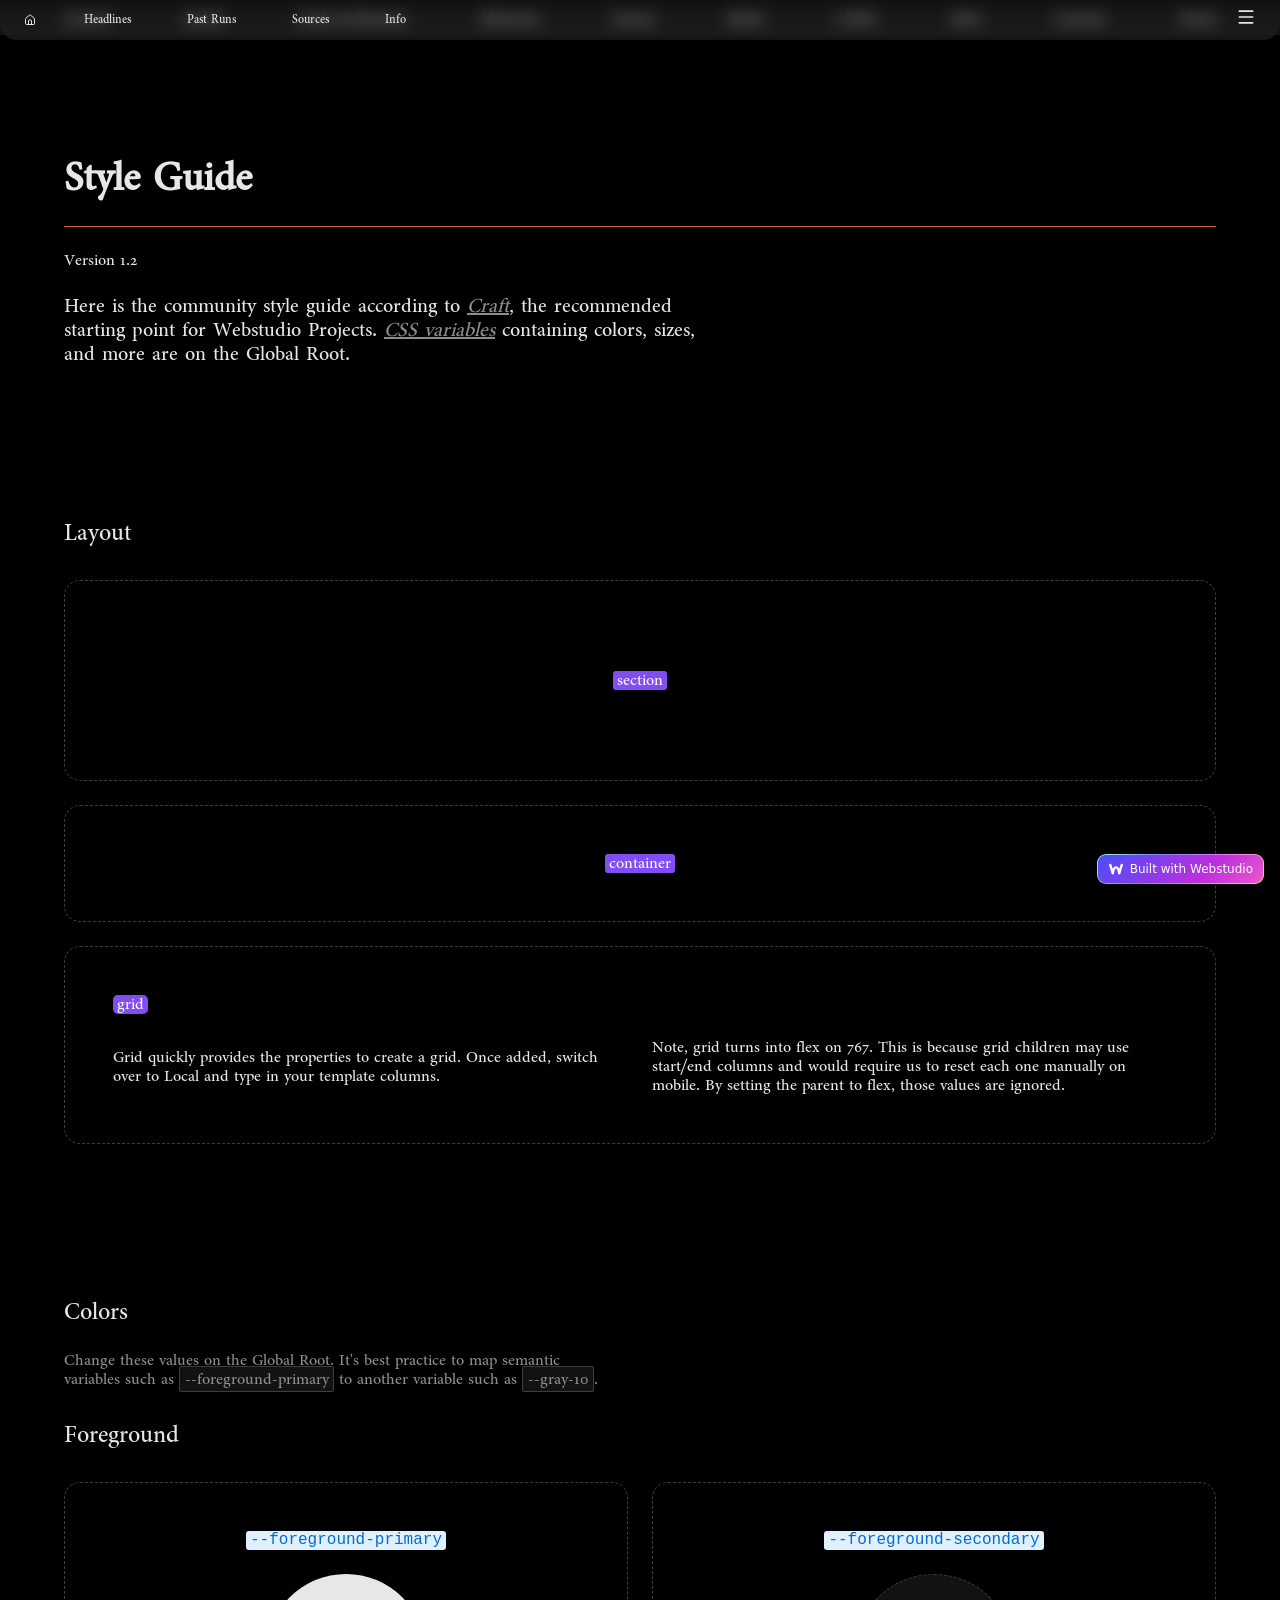
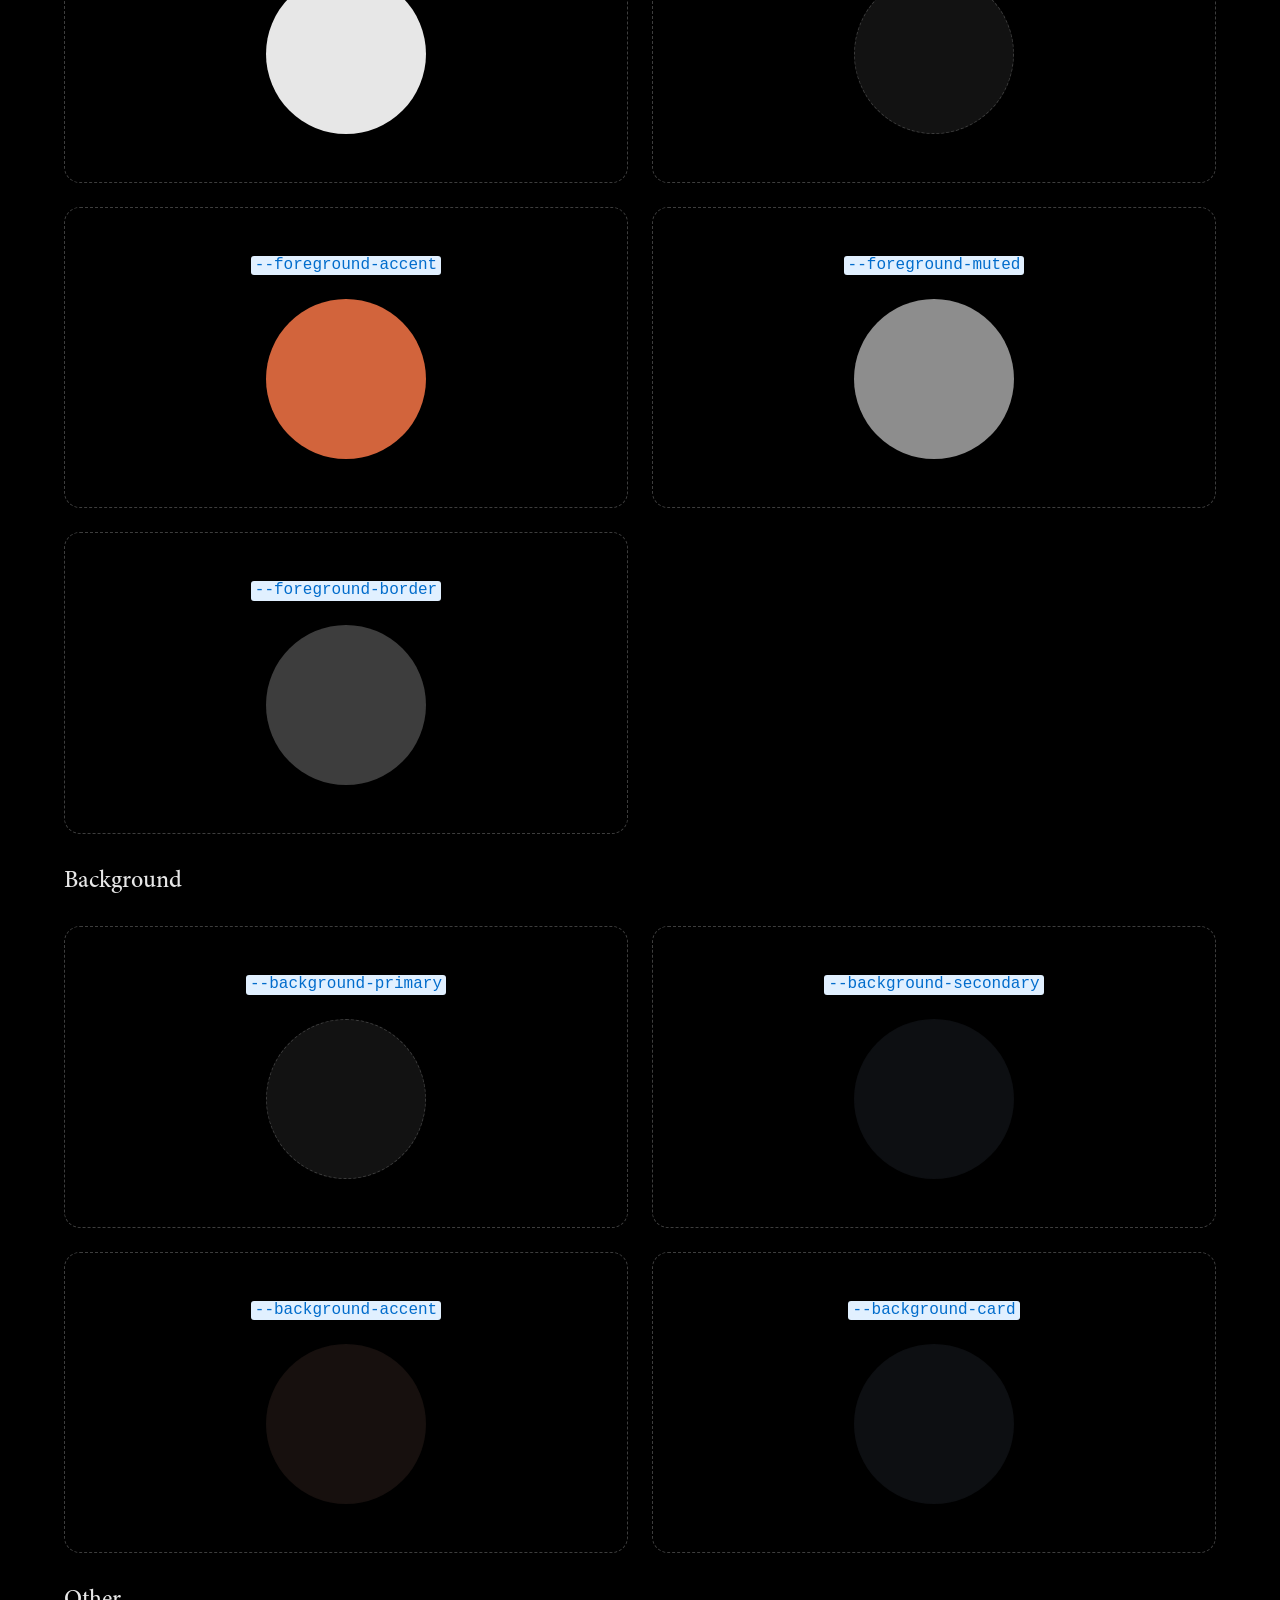
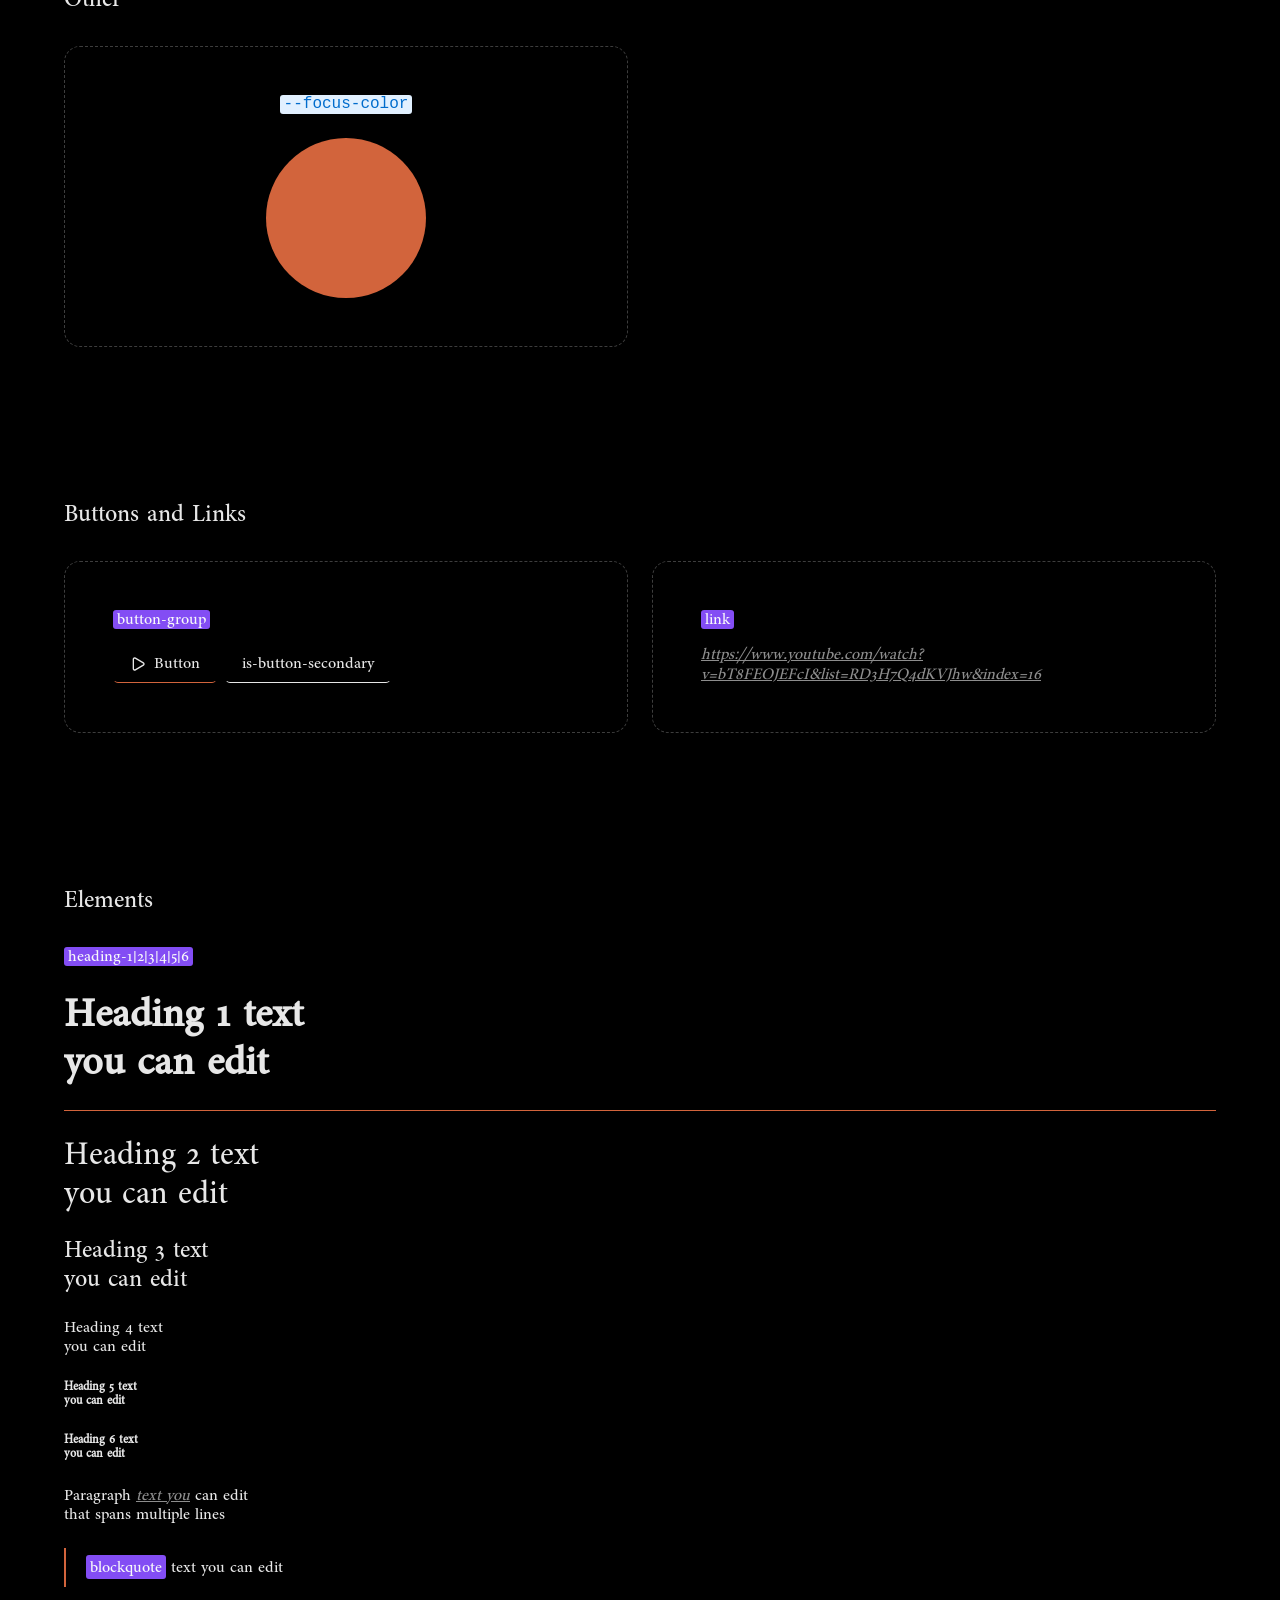
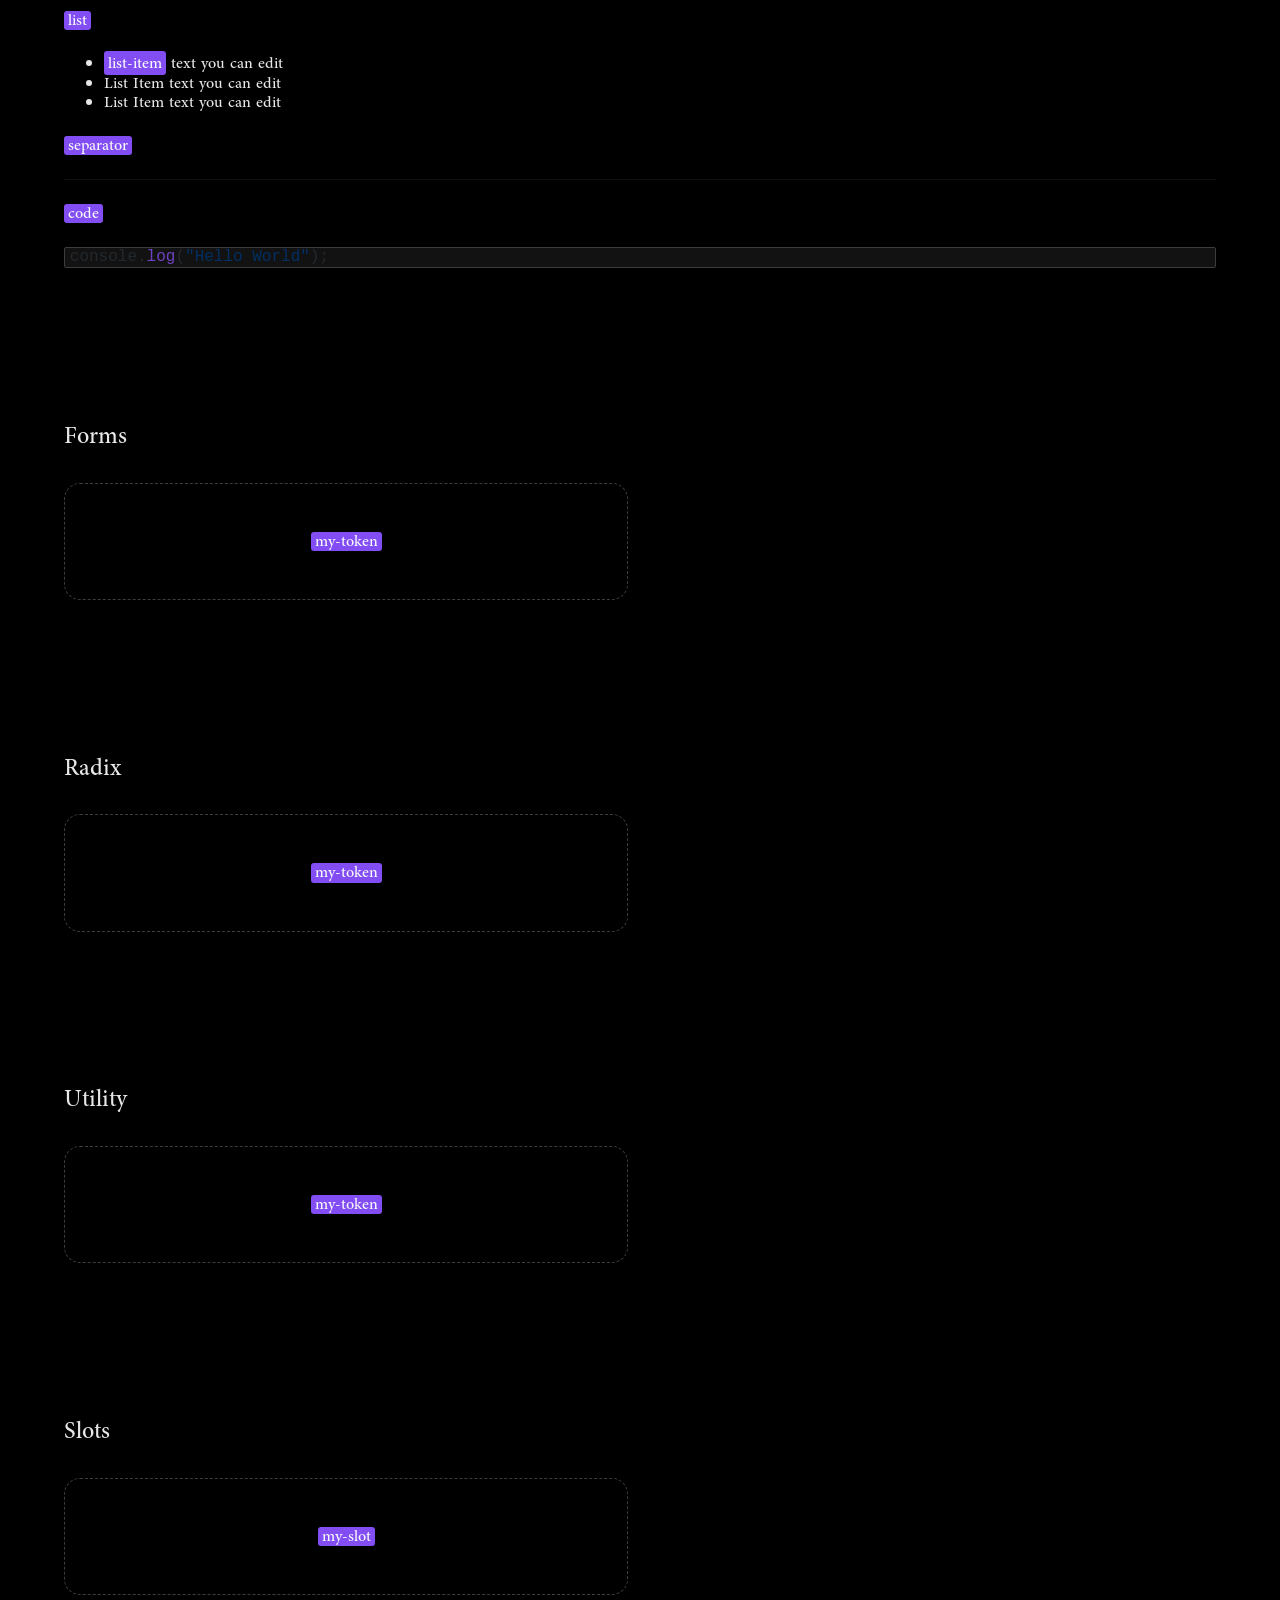
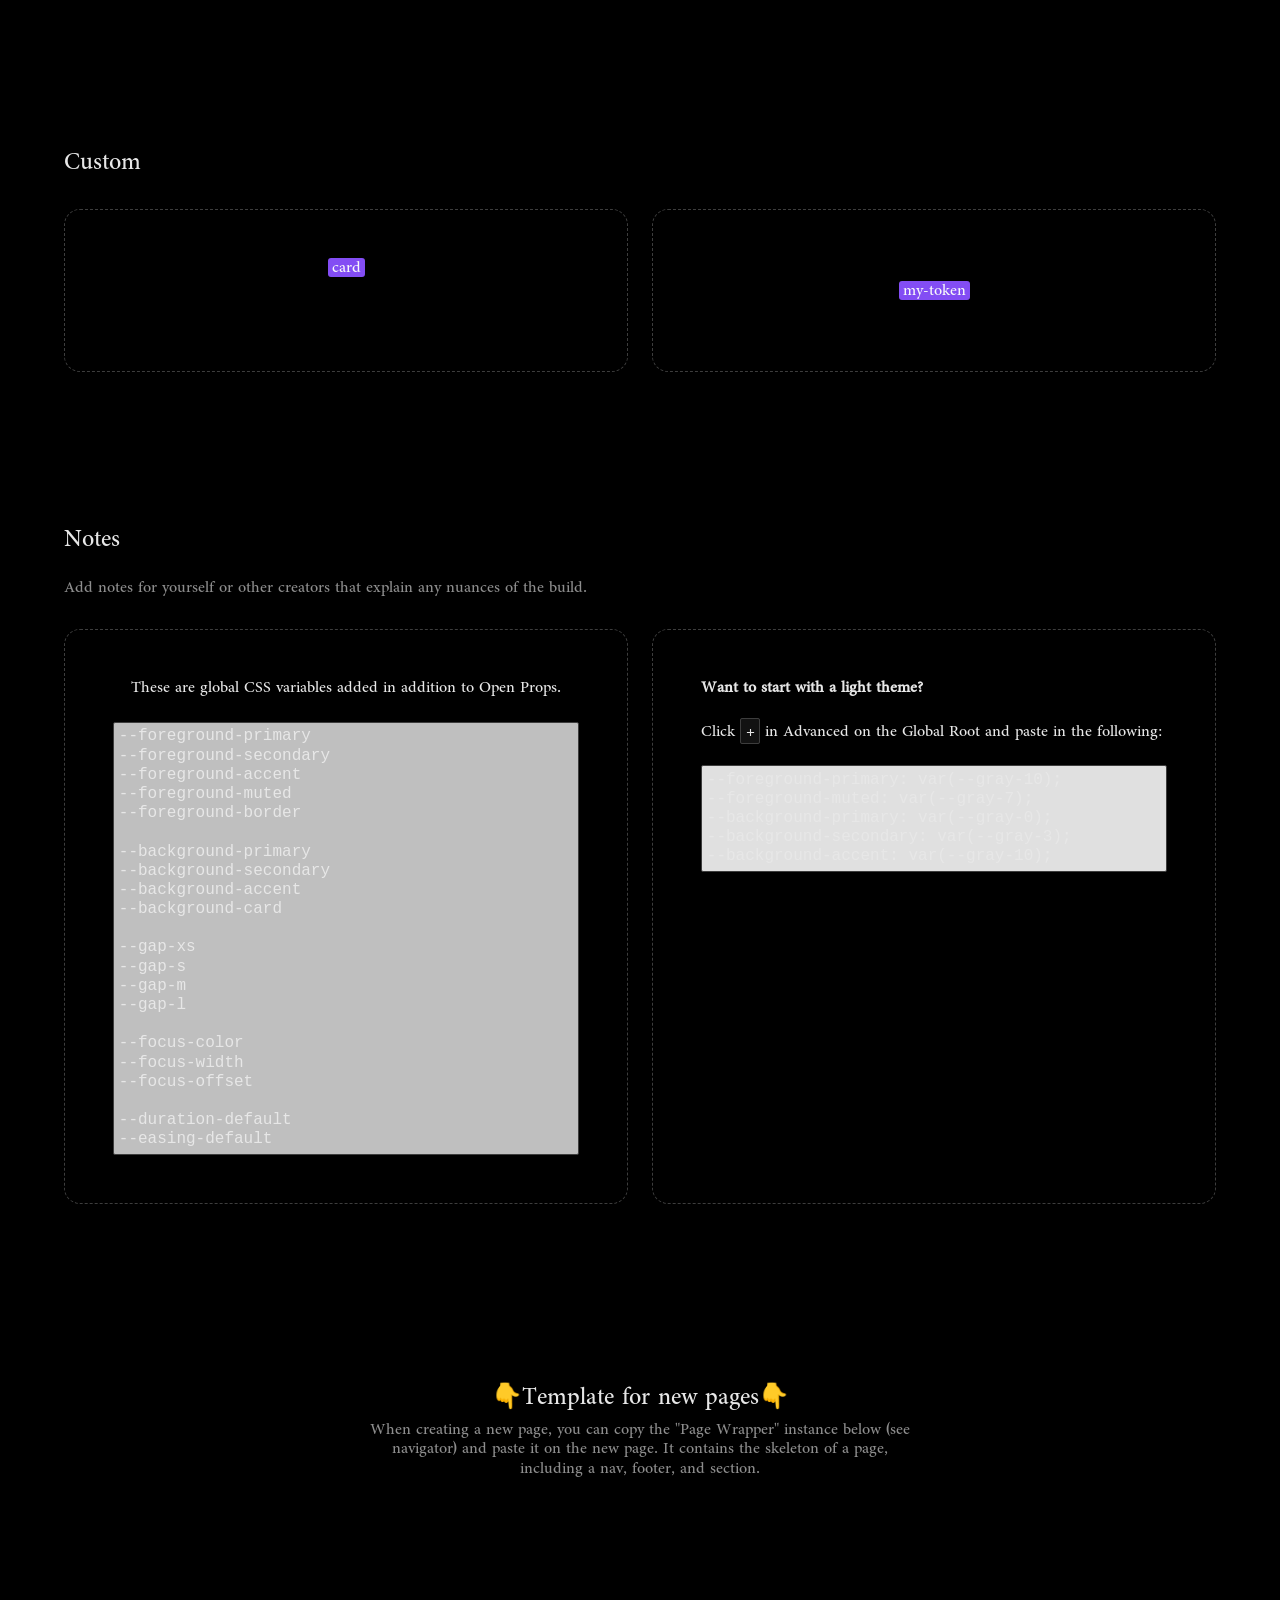
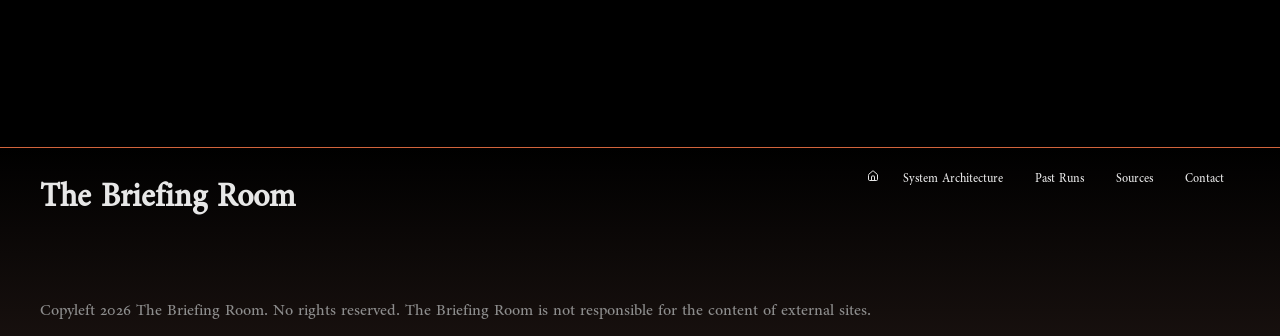
<file: copy-1/style-guide/index.html>
<!DOCTYPE html><html lang="en" data-ws-project="fb9120da-2b1c-4ccf-bf5f-71def2e6c4e9" data-ws-version="3186" data-ws-last-published="2026-09-27T17:08:32.167Z"><head><link rel="stylesheet" type="text/css" href="/assets/static/index.lOhkHdwO.css"><meta charSet="UTF-8"/><meta name="viewport" content="width=device-width,initial-scale=1"/><link rel="preload" href="/assets/Shafarik-Regular_9bSiKbB4j5vcWp-Bxa6OO.ttf" as="font" crossorigin="anonymous"/><meta property="og:url" content="https://url/copy-1/style-guide"/><meta property="og:title" content="Untitled"/><meta property="og:type" content="website"/><meta name="robots" content="noindex, nofollow"/><meta property="twitter:card" content="summary_large_image"/><title>Untitled</title></head><body id="top" class="w-body"><div class="w-box clupl7q c1tjgi2 cfj54ic"><div class="w-box csfnuu6 c17rhx11 c70x67w cbc2eum c161xukc c149rcjr cob4xeh c1j51fr2 c18pium6 cxnyz91 c1t7by27 c1gd8e62"><div class="w-box cob4xeh c1j51fr2 cktie9q c12j3fh1 cpqpai"><h1 class="w-heading c298lu1 c8a0nsd c13oh3ta c1gee7l9 cln2jy9 cumn5oe cyloomc c2wkjg chrrpd4 cij2lx0">Style Guide</h1><div style="display:contents"><div style="display:contents"><div class="w-text">Version 1.2</div></div></div><p class="w-paragraph cqf5kbf crsdh4j">Here is the community style guide according to <a href="https://docs.webstudio.is/university/craft" target="_blank" class="w-rich-text-link c18p3bgh cnm9s41 c1kutpm2 c16utfn5 c1761s3m ctsemvd c1rbzq2u c1jg59vd c9thjhi c1qm1t9r c196khc8">Craft</a>, the recommended starting point for Webstudio Projects. <a href="https://docs.webstudio.is/university/foundations/css-variables" target="_blank" class="w-rich-text-link c18p3bgh cnm9s41 c1kutpm2 c16utfn5 c1761s3m ctsemvd c1rbzq2u c1jg59vd c9thjhi c1qm1t9r c196khc8">CSS variables</a> containing colors, sizes, and more are on the Global Root. </p></div><div id="layout" class="w-box cob4xeh c1j51fr2 cv29ze7 c1wbigaq c11x10w6"><div class="w-box cob4xeh c1j51fr2 cktie9q c12j3fh1 cpqpai"><h2 class="w-heading cfxppza c13oh3ta cgicz1m c1gee7l9">Layout</h2></div><div class="w-box c1nm5j5h c9t7nbr c16v0ii6 c1pl5s14 cn8csml"><div class="w-box c1e4jcf0 crn0ak9 cne54ou cg4hdbz cob4xeh cyvct4 c16izf2h clupl7q c1tjgi2 cdu94tt cawuyia c1dn69wd c1eokbm8 c1j51fr2 c1dava0 c1tgvm7j c1bpdlsb"><div class="w-text c4t8coa c1nz151y c1g408lt cl4qxut cwvwnio ceri628 c1kgaq91 c1ioq3pj c1eu1jv7 c1ow0dso">section</div></div><div class="w-box c1e4jcf0 crn0ak9 cne54ou cg4hdbz cob4xeh cyvct4 c1t7by27 c2px21w ct5ph5c cbc2eum c70x67w c1dn69wd c1eokbm8 c1j51fr2 cp232cs c18ead0b csfnuu6 c17rhx11 c161xukc c149rcjr c1gd8e62 c1bpdlsb"><div class="w-text c4t8coa c1nz151y c1g408lt cl4qxut cwvwnio ceri628 c1kgaq91 c1ioq3pj c1eu1jv7 c1ow0dso">container</div></div><div class="w-box c1e4jcf0 crn0ak9 cne54ou cg4hdbz c1nm5j5h cyvct4 c16izf2h c1dn69wd c1eokbm8 c1j51fr2 czy33w6 c1f3638n c1c6mj5j c1bpdlsb ccr015e cxcleii c1kan5si"><div class="w-box c1d0smfu c1pieqc0"><div class="w-text c4t8coa c1pqhd33 c5o6b2x c1nz151y c1g408lt c10xuo1k cqzezkl cwvwnio c19biwap c1gueel3 c85h01x c1ykajb7 c1yfwsb7 c1eokbm8">grid</div></div><div class="w-box"><p class="w-paragraph">Grid quickly provides the properties to create a grid. Once added, switch over to Local and type in your template columns.</p></div><div class="w-box"><p class="w-paragraph">Note, grid turns into flex on 767. This is because grid children may use start/end columns and would require us to reset each one manually on mobile. By setting the parent to flex, those values are ignored.</p></div></div></div></div><div id="colors" class="w-box cob4xeh c1j51fr2 cv29ze7 c1wbigaq c11x10w6"><div class="w-box cob4xeh c1j51fr2 cktie9q c12j3fh1 cpqpai"><h2 class="w-heading cfxppza c13oh3ta cgicz1m c1gee7l9">Colors</h2><p class="w-paragraph c18vjuoy c1qo2rau">Change these values on the Global Root. It&#x27;s best practice to map semantic variables such as <span class="w-text-1 c16cw4t1 c9ah00q c1vho6lf c181pqm1 c4oszkp c4fwz5a c1eqblte cwa7nhb">--foreground-primary</span> to another variable such as <span class="w-text-1 c16cw4t1 c9ah00q c1vho6lf c181pqm1 c4oszkp c4fwz5a c1eqblte cwa7nhb">--gray-10</span>.</p></div><h3 class="w-heading cfxppza c13oh3ta cpse1oy c1vypw6b">Foreground</h3><div class="w-box c1nm5j5h c1c6mj5j c16v0ii6 c1pl5s14 cn8csml"><div class="w-box c1e4jcf0 crn0ak9 cne54ou cg4hdbz cob4xeh cyvct4 c16izf2h c1dn69wd c1eokbm8 c1j51fr2 c1dava0 c1tgvm7j c1bpdlsb ccr015e"><div class="w-text calcygf c1nz151y c1g408lt c1b8xo2w cwvwnio ceri628 c1kgaq91 c1ioq3pj c1eu1jv7 c1ow0dso c19spvx3">--foreground-primary</div><div class="w-box c4oqbo9 ctnxs4m cdlfqhc c1dso5g5 c1kygytn c1ldi7d9 c1uhgioq c1gee7l9 c1lsy5qr"></div></div><div class="w-box c1e4jcf0 crn0ak9 cne54ou cg4hdbz cob4xeh cyvct4 c16izf2h c1dn69wd c1eokbm8 c1j51fr2 c1dava0 c1tgvm7j c1bpdlsb ccr015e"><div class="w-text calcygf c1nz151y c1g408lt c1b8xo2w cwvwnio ceri628 c1kgaq91 c1ioq3pj c1eu1jv7 c1ow0dso c19spvx3">--foreground-secondary</div><div class="w-box c4oqbo9 ctnxs4m cdlfqhc c1dso5g5 c1kygytn c1ldi7d9 c1uhgioq c1g4qfd1 c1bpdlsb"></div></div><div class="w-box c1e4jcf0 crn0ak9 cne54ou cg4hdbz cob4xeh cyvct4 c16izf2h c1dn69wd c1eokbm8 c1j51fr2 c1dava0 c1tgvm7j c1bpdlsb ccr015e"><div class="w-text calcygf c1nz151y c1g408lt c1b8xo2w cwvwnio ceri628 c1kgaq91 c1ioq3pj c1eu1jv7 c1ow0dso c19spvx3">--foreground-accent</div><div class="w-box c4oqbo9 ctnxs4m cdlfqhc c1dso5g5 c1kygytn c1ldi7d9 c1uhgioq c164z340 c1lsy5qr"></div></div><div class="w-box c1e4jcf0 crn0ak9 cne54ou cg4hdbz cob4xeh cyvct4 c16izf2h c1dn69wd c1eokbm8 c1j51fr2 c1dava0 c1tgvm7j c1bpdlsb ccr015e"><div class="w-text calcygf c1nz151y c1g408lt c1b8xo2w cwvwnio ceri628 c1kgaq91 c1ioq3pj c1eu1jv7 c1ow0dso c19spvx3">--foreground-muted</div><div class="w-box c4oqbo9 ctnxs4m cdlfqhc c1dso5g5 c1kygytn c1ldi7d9 c1uhgioq c18p3bgh c1lsy5qr"></div></div><div class="w-box c1e4jcf0 crn0ak9 cne54ou cg4hdbz cob4xeh cyvct4 c16izf2h c1dn69wd c1eokbm8 c1j51fr2 c1dava0 c1tgvm7j c1bpdlsb ccr015e"><div class="w-text calcygf c1nz151y c1g408lt c1b8xo2w cwvwnio ceri628 c1kgaq91 c1ioq3pj c1eu1jv7 c1ow0dso c19spvx3">--foreground-border</div><div class="w-box c4oqbo9 ctnxs4m cdlfqhc c1dso5g5 c1kygytn c1ldi7d9 c1uhgioq c1h7a4wv c1lsy5qr"></div></div></div><h3 class="w-heading cfxppza c13oh3ta cpse1oy c1vypw6b">Background</h3><div class="w-box c1nm5j5h c1c6mj5j c16v0ii6 c1pl5s14 cn8csml"><div class="w-box c1e4jcf0 crn0ak9 cne54ou cg4hdbz cob4xeh cyvct4 c16izf2h c1dn69wd c1eokbm8 c1j51fr2 c1dava0 c1tgvm7j c1bpdlsb ccr015e"><div class="w-text calcygf c1nz151y c1g408lt c1b8xo2w cwvwnio ceri628 c1kgaq91 c1ioq3pj c1eu1jv7 c1ow0dso c19spvx3">--background-primary</div><div class="w-box c4oqbo9 ctnxs4m cdlfqhc c1dso5g5 c1kygytn c1ldi7d9 c1uhgioq ckvyg4d c1bpdlsb"></div></div><div class="w-box c1e4jcf0 crn0ak9 cne54ou cg4hdbz cob4xeh cyvct4 c16izf2h c1dn69wd c1eokbm8 c1j51fr2 c1dava0 c1tgvm7j c1bpdlsb ccr015e"><div class="w-text calcygf c1nz151y c1g408lt c1b8xo2w cwvwnio ceri628 c1kgaq91 c1ioq3pj c1eu1jv7 c1ow0dso c19spvx3">--background-secondary</div><div class="w-box c4oqbo9 ctnxs4m cdlfqhc c1dso5g5 c1kygytn c1ldi7d9 c1uhgioq cws14xo c1lsy5qr"></div></div><div class="w-box c1e4jcf0 crn0ak9 cne54ou cg4hdbz cob4xeh cyvct4 c16izf2h c1dn69wd c1eokbm8 c1j51fr2 c1dava0 c1tgvm7j c1bpdlsb ccr015e"><div class="w-text calcygf c1nz151y c1g408lt c1b8xo2w cwvwnio ceri628 c1kgaq91 c1ioq3pj c1eu1jv7 c1ow0dso c19spvx3">--background-accent</div><div class="w-box c4oqbo9 ctnxs4m cdlfqhc c1dso5g5 c1kygytn c1ldi7d9 c1uhgioq c14e3hfr c1lsy5qr"></div></div><div class="w-box c1e4jcf0 crn0ak9 cne54ou cg4hdbz cob4xeh cyvct4 c16izf2h c1dn69wd c1eokbm8 c1j51fr2 c1dava0 c1tgvm7j c1bpdlsb ccr015e"><div class="w-text calcygf c1nz151y c1g408lt c1b8xo2w cwvwnio ceri628 c1kgaq91 c1ioq3pj c1eu1jv7 c1ow0dso c19spvx3">--background-card</div><div class="w-box c4oqbo9 ctnxs4m cdlfqhc c1dso5g5 c1kygytn c1ldi7d9 c1uhgioq c1f81xcf c1lsy5qr"></div></div></div><h3 class="w-heading cfxppza c13oh3ta cpse1oy c1vypw6b">Other</h3><div class="w-box c1nm5j5h c1c6mj5j c16v0ii6 c1pl5s14 cn8csml"><div class="w-box c1e4jcf0 crn0ak9 cne54ou cg4hdbz cob4xeh cyvct4 c16izf2h c1dn69wd c1eokbm8 c1j51fr2 c1dava0 c1tgvm7j c1bpdlsb ccr015e"><div class="w-text calcygf c1nz151y c1g408lt c1b8xo2w cwvwnio ceri628 c1kgaq91 c1ioq3pj c1eu1jv7 c1ow0dso c19spvx3">--focus-color</div><div class="w-box c4oqbo9 ctnxs4m cdlfqhc c1dso5g5 c1kygytn c1ldi7d9 c1uhgioq c1e8l7z0 c1lsy5qr"></div></div></div></div><div id="links-buttons" class="w-box cob4xeh c1j51fr2 cv29ze7 c1wbigaq c11x10w6"><div class="w-box cob4xeh c1j51fr2 cktie9q c12j3fh1 cpqpai"><h2 class="w-heading cfxppza c13oh3ta cgicz1m c1gee7l9">Buttons and Links</h2></div><div class="w-box c1nm5j5h c1c6mj5j c16v0ii6 c1pl5s14 cn8csml"><div class="w-box c1e4jcf0 crn0ak9 cne54ou cg4hdbz cob4xeh c5lhmjb c1t81kl c1dn69wd c1eokbm8 c1j51fr2 chc754s c1m4iaev c1bpdlsb ccr015e"><div class="w-text c4t8coa c1nz151y c1g408lt cl4qxut cwvwnio ceri628 c1kgaq91 c1ioq3pj c1eu1jv7 c1ow0dso">button-group</div><div class="w-box cob4xeh cyvct4 c1t81kl c1lcrnkc c1mexvx7 c3lqvtb"><a class="w-link c1gee7l9 c1xjda2g c1eb2ptg c2lxg33 c1u7calc c19biwap c1gueel3 c85h01x c1ykajb7 c1twez3z cckc86t c1b3f41s c1bltn2j cgv4qat ck480fc cvin9p0 cyvct4 c16izf2h c1fo75f4 ctq28j8 c16r4tsj cvx4lqw c43l8u1 chrrpd4 c1fb6stc c9thjhi c1qm1t9r c186lo8p cejhyyt c1qnyub7" href="#"><div class="w-html-embed cvin9p0 cpd980g c8mdhbu"><svg xmlns="http://www.w3.org/2000/svg" width="100%" height="100%" viewBox="0 0 24 24" fill="none" stroke="currentColor" stroke-width="2" stroke-linecap="round" stroke-linejoin="round" class="lucide lucide-play preview-icon"><path d="M5 5a2 2 0 0 1 3.008-1.728l11.997 6.998a2 2 0 0 1 .003 3.458l-12 7A2 2 0 0 1 5 19z"/></svg></div><span class="w-element">Button</span></a><a class="w-link c1gee7l9 c1xjda2g c1eb2ptg c2lxg33 c1u7calc c19biwap c1gueel3 c85h01x c1ykajb7 c1twez3z cckc86t c1b3f41s c1bltn2j cgv4qat ck480fc cvin9p0 cyvct4 c16izf2h c1fo75f4 ctq28j8 c16r4tsj cvx4lqw c43l8u1 ctgxnkb c1fb6stc c9thjhi c1qm1t9r cvfp300 c1s9ecmd cmta1uk" href="#">is-button-secondary</a></div></div><div class="w-box c1e4jcf0 crn0ak9 cne54ou cg4hdbz cob4xeh c5lhmjb c1t81kl c1dn69wd c1eokbm8 c1j51fr2 chc754s c1m4iaev c1bpdlsb ccr015e"><div class="w-text c4t8coa c1nz151y c1g408lt cl4qxut cwvwnio ceri628 c1kgaq91 c1ioq3pj c1eu1jv7 c1ow0dso">link</div><a class="w-link c18p3bgh cnm9s41 c1kutpm2 c16utfn5 c1761s3m ctsemvd c1rbzq2u c1jg59vd c9thjhi c1qm1t9r c196khc8" href="#">https://www.youtube.com/watch?v=bT8FEOJEFcI&amp;list=RD3H7Q4dKVJhw&amp;index=16</a></div></div></div><div id="elements" class="w-box cob4xeh c1j51fr2 cv29ze7 c1wbigaq c11x10w6"><div class="w-box cob4xeh c1j51fr2 cktie9q c12j3fh1 cpqpai"><h2 class="w-heading cfxppza c13oh3ta cgicz1m c1gee7l9">Elements</h2></div><div class="w-box cob4xeh c1j51fr2 cktie9q c12j3fh1"><div class="w-text c4t8coa c1nz151y c1g408lt cl4qxut cwvwnio ceri628 c1kgaq91 c1ioq3pj c1eu1jv7 c1ow0dso">heading-1|2|3|4|5|6</div><h1 class="w-heading c298lu1 c8a0nsd c13oh3ta c1gee7l9 cln2jy9 cumn5oe cyloomc c2wkjg chrrpd4 cij2lx0">Heading 1 text <br/>you can edit</h1><h1 class="w-heading cfxppza c13oh3ta cgicz1m c1gee7l9">Heading 2 text <br/>you can edit</h1><h1 class="w-heading cfxppza c13oh3ta cpse1oy c1vypw6b">Heading 3 text <br/>you can edit</h1><h1 class="w-heading c1dh33ct cfxppza c13oh3ta cpse1oy">Heading 4 text <br/>you can edit</h1><h1 class="w-heading c698tej c1v803pv c13oh3ta cpse1oy">Heading 5 text <br/>you can edit</h1><h1 class="w-heading c698tej c1v803pv c13oh3ta cpse1oy">Heading 6 text <br/>you can edit</h1><p class="w-paragraph">Paragraph <a class="w-rich-text-link c18p3bgh cnm9s41 c1kutpm2 c16utfn5 c1761s3m ctsemvd c1rbzq2u c1jg59vd c9thjhi c1qm1t9r c196khc8" href="#">text you</a> can edit<br/>that spans multiple lines</p><blockquote class="w-blockquote cpse1oy cv1l4qw ceca8d8 c1nxqiq0 c1v0s919"><span class="w-text-1 c4t8coa c1nz151y c1g408lt cl4qxut cwvwnio ceri628 c1kgaq91 c1ioq3pj c1eu1jv7 c1ow0dso">blockquote</span> text you can edit</blockquote><div class="w-text c4t8coa c1nz151y c1g408lt cl4qxut cwvwnio ceri628 c1kgaq91 c1ioq3pj c1eu1jv7 c1ow0dso">list</div><ul class="w-list cpse1oy"><li class="w-list-item"><span class="w-text-1 c4t8coa c1nz151y c1g408lt cl4qxut cwvwnio ceri628 c1kgaq91 c1ioq3pj c1eu1jv7 c1ow0dso">list-item</span> text you can edit</li><li class="w-list-item">List Item text you can edit</li><li class="w-list-item">List Item text you can edit</li></ul><div class="w-text c4t8coa c1nz151y c1g408lt cl4qxut cwvwnio ceri628 c1kgaq91 c1ioq3pj c1eu1jv7 c1ow0dso">separator</div><hr class="w-separator cpr63b1 c161xukc c13oh3ta cpse1oy"/><div class="w-text c4t8coa c1nz151y c1g408lt cl4qxut cwvwnio ceri628 c1kgaq91 c1ioq3pj c1eu1jv7 c1ow0dso">code</div><code class="w-code-text c16cw4t1 c9ah00q c1vho6lf c181pqm1 c4oszkp c4fwz5a c1eqblte cwa7nhb" lang="" style="--w-code-text-theme-background:#fff;--w-code-text-theme-color:#24292e"><span class="line"><span style="color:#24292E">console.</span><span style="color:#6F42C1">log</span><span style="color:#24292E">(</span><span style="color:#032F62">&quot;Hello World&quot;</span><span style="color:#24292E">);</span></span></code></div></div><div id="forms" class="w-box cob4xeh c1j51fr2 cv29ze7 c1wbigaq c11x10w6"><div class="w-box cob4xeh c1j51fr2 cktie9q c12j3fh1 cpqpai"><h2 class="w-heading cfxppza c13oh3ta cgicz1m c1gee7l9">Forms</h2></div><div class="w-box c1nm5j5h c1c6mj5j c16v0ii6 c1pl5s14 cn8csml"><div class="w-box c1e4jcf0 crn0ak9 cne54ou cg4hdbz cob4xeh cyvct4 c16izf2h c1dn69wd c1eokbm8 c1j51fr2 c1dava0 c1tgvm7j c1bpdlsb ccr015e"><div class="w-text c4t8coa c1nz151y c1g408lt cl4qxut cwvwnio ceri628 c1kgaq91 c1ioq3pj c1eu1jv7 c1ow0dso">my-token</div></div></div></div><div id="radix" class="w-box cob4xeh c1j51fr2 cv29ze7 c1wbigaq c11x10w6"><div class="w-box cob4xeh c1j51fr2 cktie9q c12j3fh1 cpqpai"><h2 class="w-heading cfxppza c13oh3ta cgicz1m c1gee7l9">Radix</h2></div><div class="w-box c1nm5j5h c1c6mj5j c16v0ii6 c1pl5s14 cn8csml"><div class="w-box c1e4jcf0 crn0ak9 cne54ou cg4hdbz cob4xeh cyvct4 c16izf2h c1dn69wd c1eokbm8 c1j51fr2 c1dava0 c1tgvm7j c1bpdlsb ccr015e"><div class="w-text c4t8coa c1nz151y c1g408lt cl4qxut cwvwnio ceri628 c1kgaq91 c1ioq3pj c1eu1jv7 c1ow0dso">my-token</div></div></div></div><div id="utility" class="w-box cob4xeh c1j51fr2 cv29ze7 c1wbigaq c11x10w6"><div class="w-box cob4xeh c1j51fr2 cktie9q c12j3fh1 cpqpai"><h2 class="w-heading cfxppza c13oh3ta cgicz1m c1gee7l9">Utility</h2></div><div class="w-box c1nm5j5h c1c6mj5j c16v0ii6 c1pl5s14 cn8csml"><div class="w-box c1e4jcf0 crn0ak9 cne54ou cg4hdbz cob4xeh cyvct4 c16izf2h c1dn69wd c1eokbm8 c1j51fr2 c1dava0 c1tgvm7j c1bpdlsb ccr015e"><div class="w-text c4t8coa c1nz151y c1g408lt cl4qxut cwvwnio ceri628 c1kgaq91 c1ioq3pj c1eu1jv7 c1ow0dso">my-token</div></div></div></div><div id="slots" class="w-box cob4xeh c1j51fr2 cv29ze7 c1wbigaq c11x10w6"><div class="w-box cob4xeh c1j51fr2 cktie9q c12j3fh1 cpqpai"><h2 class="w-heading cfxppza c13oh3ta cgicz1m c1gee7l9">Slots</h2></div><div class="w-box c1nm5j5h c1c6mj5j c16v0ii6 c1pl5s14 cn8csml"><div class="w-box c1e4jcf0 crn0ak9 cne54ou cg4hdbz cob4xeh cyvct4 c16izf2h c1dn69wd c1eokbm8 c1j51fr2 c1dava0 c1tgvm7j c1bpdlsb ccr015e"><div class="w-text c4t8coa c1nz151y c1g408lt cl4qxut cwvwnio ceri628 c1kgaq91 c1ioq3pj c1eu1jv7 c1ow0dso">my-slot</div></div></div></div><div id="custom" class="w-box cob4xeh c1j51fr2 cv29ze7 c1wbigaq c11x10w6"><div class="w-box cob4xeh c1j51fr2 cktie9q c12j3fh1 cpqpai"><h2 class="w-heading cfxppza c13oh3ta cgicz1m c1gee7l9">Custom</h2></div><div class="w-box c1nm5j5h c1c6mj5j c16v0ii6 c1pl5s14 cn8csml"><div class="w-box c1e4jcf0 crn0ak9 cne54ou cg4hdbz cob4xeh cyvct4 c16izf2h c1dn69wd c1eokbm8 c1j51fr2 c1dava0 c1tgvm7j c1bpdlsb ccr015e"><div class="w-text c4t8coa c1nz151y c1g408lt cl4qxut cwvwnio ceri628 c1kgaq91 c1ioq3pj c1eu1jv7 c1ow0dso">card</div><div class="w-element"><h1 class="w-element"></h1><p class="w-element"></p></div></div><div class="w-box c1e4jcf0 crn0ak9 cne54ou cg4hdbz cob4xeh cyvct4 c16izf2h c1dn69wd c1eokbm8 c1j51fr2 c1dava0 c1tgvm7j c1bpdlsb ccr015e"><div class="w-text c4t8coa c1nz151y c1g408lt cl4qxut cwvwnio ceri628 c1kgaq91 c1ioq3pj c1eu1jv7 c1ow0dso">my-token</div></div></div></div><div id="notes" class="w-box cob4xeh c1j51fr2 cv29ze7 c1wbigaq c11x10w6"><div class="w-box cob4xeh c1j51fr2 cktie9q c12j3fh1 cpqpai"><h2 class="w-heading cfxppza c13oh3ta cgicz1m c1gee7l9">Notes</h2><p class="w-paragraph c18vjuoy c1qo2rau">Add notes for yourself or other creators that explain any nuances of the build.</p></div><div class="w-box c1nm5j5h c1c6mj5j c16v0ii6 c1pl5s14 cn8csml"><div class="w-box c1e4jcf0 crn0ak9 cne54ou cg4hdbz cob4xeh cyvct4 c16izf2h c1dn69wd c1eokbm8 c1j51fr2 c1dava0 c1tgvm7j c1bpdlsb ccr015e"><p class="w-paragraph">These are global CSS variables added in addition to Open Props.</p><code class="w-code-text c16cw4t1 c9ah00q c1vho6lf c181pqm1 cuxry31 c161xukc cwa7nhb c17l14a">--foreground-primary<br/>--foreground-secondary<br/>--foreground-accent<br/>--foreground-muted<br/>--foreground-border<br/><br/>--background-primary<br/>--background-secondary<br/>--background-accent<br/>--background-card<br/><br/>--gap-xs<br/>--gap-s<br/>--gap-m<br/>--gap-l<br/><br/>--focus-color<br/>--focus-width<br/>--focus-offset<br/><br/>--duration-default<br/>--easing-default</code></div><div class="w-box c1e4jcf0 crn0ak9 cne54ou cg4hdbz cob4xeh c5lhmjb c1t81kl c1dn69wd c1eokbm8 c1j51fr2 c1dava0 c1tgvm7j c1bpdlsb ccr015e"><p class="w-paragraph"><b class="w-bold-text">Want to start with a light theme?</b></p><p class="w-paragraph">Click <span class="w-text-1 c16cw4t1 c9ah00q c1vho6lf c181pqm1 c4oszkp c4fwz5a c1eqblte cwa7nhb">+</span> in Advanced on the Global Root and paste in the following:</p><code class="w-code-text c16cw4t1 c9ah00q c1vho6lf c181pqm1 c1kywdq4 c161xukc cwa7nhb c17l14a">--foreground-primary: var(--gray-10);<br/>--foreground-muted: var(--gray-7);<br/>--background-primary: var(--gray-0);<br/>--background-secondary: var(--gray-3);<br/>--background-accent: var(--gray-10);</code></div></div></div></div><nav class="w-box c1a6c1u9 c1hdajb9 c2k7pl0 c49sgiq ce19ofo c1le5r7d cs8u8pu c1eqblte cw5808d cvuufb1"><div class="w-box csfnuu6 c17rhx11 c70x67w cbc2eum c161xukc c149rcjr cob4xeh c2n3q7c cktie9q c12j3fh1 c1t7by27 c1gd8e62 c17qbi0v"><a class="w-link c18p3bgh cnm9s41 c1kutpm2 c16utfn5 c1761s3m ctsemvd c1rbzq2u c1jg59vd c9thjhi c1qm1t9r c196khc8" href="#">Layout</a><a class="w-link c18p3bgh cnm9s41 c1kutpm2 c16utfn5 c1761s3m ctsemvd c1rbzq2u c1jg59vd c9thjhi c1qm1t9r c196khc8" href="#">Colors</a><a class="w-link c18p3bgh cnm9s41 c1kutpm2 c16utfn5 c1761s3m ctsemvd c1rbzq2u c1jg59vd c9thjhi c1qm1t9r c196khc8" href="#">Links &amp; Buttons</a><a class="w-link c18p3bgh cnm9s41 c1kutpm2 c16utfn5 c1761s3m ctsemvd c1rbzq2u c1jg59vd c9thjhi c1qm1t9r c196khc8" href="#">Elements</a><a class="w-link c18p3bgh cnm9s41 c1kutpm2 c16utfn5 c1761s3m ctsemvd c1rbzq2u c1jg59vd c9thjhi c1qm1t9r c196khc8" href="#">Forms</a><a class="w-link c18p3bgh cnm9s41 c1kutpm2 c16utfn5 c1761s3m ctsemvd c1rbzq2u c1jg59vd c9thjhi c1qm1t9r c196khc8" href="#">Radix</a><a class="w-link c18p3bgh cnm9s41 c1kutpm2 c16utfn5 c1761s3m ctsemvd c1rbzq2u c1jg59vd c9thjhi c1qm1t9r c196khc8" href="#">Utility</a><a class="w-link c18p3bgh cnm9s41 c1kutpm2 c16utfn5 c1761s3m ctsemvd c1rbzq2u c1jg59vd c9thjhi c1qm1t9r c196khc8" href="#">Slots</a><a class="w-link c18p3bgh cnm9s41 c1kutpm2 c16utfn5 c1761s3m ctsemvd c1rbzq2u c1jg59vd c9thjhi c1qm1t9r c196khc8" href="#">Custom</a><a class="w-link c18p3bgh cnm9s41 c1kutpm2 c16utfn5 c1761s3m ctsemvd c1rbzq2u c1jg59vd c9thjhi c1qm1t9r c196khc8" href="#">Notes</a></div></nav></div><div class="w-box csfnuu6 c17rhx11 c70x67w cbc2eum c161xukc c149rcjr cob4xeh c1j51fr2 c1lcrnkc c1mexvx7 c16izf2h c1gd8e62 clupl7q c1tjgi2 cyvct4"><h2 class="w-heading cfxppza c13oh3ta cgicz1m c1gee7l9">👇Template for new pages👇</h2><p class="w-paragraph c1qo2rau cwvwnio c18p3bgh">When creating a new page, you can copy the &quot;Page Wrapper&quot; instance below (see navigator) and paste it on the new page. It contains the skeleton of a page, including a nav, footer, and section.</p></div><div class="w-box"><div style="display:contents"><div style="display:contents"><div class="w-html-embed"><style>

  p {
    margin: 0;
  }

  html {
    scrollbar-width: thin;
    scrollbar-color: #5a5a5a #0a0a0a;
  }

</style></div><nav class="w-box csfnuu6 c17rhx11 c70x67w cbc2eum c161xukc cd4351x cob4xeh c2n3q7c czy33w6 c1f3638n c1t81kl c18595wj cv0opgf cljibk4 c1rydsyj c2k7pl0 c18to597 chbtxn1 cdohhj7 crph8oc cne54ou cg4hdbz c16r4tsj cuii3fp c1ijdlmk c133gri6"><a class="w-link c1twez3z c1gee7l9 cvin9p0 cyvct4 c16izf2h c698tej c5f1x74 cckc86t c1b3f41s c1bltn2j cgv4qat ck480fc c1n0uj3l c196khc8" href="/#Hero"><div class="w-html-embed cvin9p0 cpd980g c8mdhbu c1x5tyz3 c1v4y7im c1hqtvw0 cl8jiqw"><svg xmlns="http://www.w3.org/2000/svg" width="100%" height="100%" viewBox="0 0 24 24" fill="none" stroke="currentColor" stroke-width="2" stroke-linecap="round" stroke-linejoin="round" class="lucide lucide-house preview-icon"><path d="M15 21v-8a1 1 0 0 0-1-1h-4a1 1 0 0 0-1 1v8"/><path d="M3 10a2 2 0 0 1 .709-1.528l7-6a2 2 0 0 1 2.582 0l7 6A2 2 0 0 1 21 10v9a2 2 0 0 1-2 2H5a2 2 0 0 1-2-2z"/></svg></div></a><a class="w-link c1twez3z c1gee7l9 cvin9p0 cyvct4 c16izf2h c698tej c5f1x74 cckc86t c1b3f41s c1bltn2j cgv4qat ck480fc c1ah1v8z c196khc8" href="/#headlines"><p class="w-element">Headlines</p></a><a class="w-link c1twez3z c1gee7l9 cvin9p0 cyvct4 c16izf2h c698tej c5f1x74 cckc86t c1b3f41s c1bltn2j cgv4qat ck480fc c1ah1v8z c196khc8" href="#"><p class="w-element">Past Runs</p></a><a class="w-link c1twez3z c1gee7l9 cvin9p0 cyvct4 c16izf2h c698tej c5f1x74 cckc86t c1b3f41s c1bltn2j cgv4qat ck480fc c1ah1v8z c196khc8" href="#"><p class="w-element">Sources</p></a><a class="w-link c1twez3z c1gee7l9 cvin9p0 cyvct4 c16izf2h c698tej c5f1x74 cckc86t c1b3f41s c1bltn2j cgv4qat ck480fc c1ah1v8z c196khc8" href="#"><p class="w-element">Info</p></a><div class="w-element c17rhx11 cob4xeh cawno9i"><div class="w-element c7c5reo"><button type="button" class="w-button c1twez3z c1gee7l9 cvin9p0 cyvct4 c16izf2h c698tej c5f1x74 cckc86t c1b3f41s c1bltn2j cgv4qat ck480fc c16r4tsj c1e5288q c1nons42 c16ipnxn cqbvvfj c1n0uj3l c196khc8" aria-haspopup="dialog" aria-expanded="false" data-state="closed"><div class="w-html-embed cvin9p0 c8dhq8x c1xwsfan c1ckvzrg cevczoe c1ravfdv c1uuucxm"><svg xmlns="http://www.w3.org/2000/svg" width="100%" height="100%" viewBox="0 0 24 24" fill="none" stroke="currentColor" stroke-width="2" stroke-linecap="round" stroke-linejoin="round" class="lucide lucide-menu preview-icon"><path d="M4 5h16"/><path d="M4 12h16"/><path d="M4 19h16"/></svg></div></button></div></div></nav></div></div><main class="w-box"><section class="w-box clupl7q c1tjgi2"><div class="w-box csfnuu6 c17rhx11 c70x67w cbc2eum c161xukc c149rcjr cob4xeh c1j51fr2 cp232cs c18ead0b c1t7by27 c1gd8e62"></div></section></main><div style="display:contents"><div style="display:contents"><footer class="w-box"><div class="w-box csfnuu6 c17rhx11 c1hqtvw0 cawno9i c161xukc cd4351x cob4xeh c1j51fr2 coov778 cq6r7yr c1t7by27 c1gd8e62 c18f5aff c1ehtneo c16r4tsj c27gpgy c1u7fets c1ad2flo c2wkjg ck7f8 cij2lx0"><div class="w-element cob4xeh c2n3q7c c1t7by27 c2q4whl c17rhx11 csfnuu6 c161xukc"><div class="w-element"><h1 class="w-element c1waw16c">The Briefing Room</h1></div><div class="w-element c133gri6"><a class="w-link c1twez3z c1gee7l9 cvin9p0 cyvct4 c16izf2h c698tej c5f1x74 cckc86t c1b3f41s c1bltn2j cgv4qat ck480fc c1n0uj3l c196khc8" href="#"><div class="w-html-embed cvin9p0 cpd980g c8mdhbu c1x5tyz3 c1v4y7im c1hqtvw0 cl8jiqw"><svg xmlns="http://www.w3.org/2000/svg" width="100%" height="100%" viewBox="0 0 24 24" fill="none" stroke="currentColor" stroke-width="2" stroke-linecap="round" stroke-linejoin="round" class="lucide lucide-house preview-icon"><path d="M15 21v-8a1 1 0 0 0-1-1h-4a1 1 0 0 0-1 1v8"/><path d="M3 10a2 2 0 0 1 .709-1.528l7-6a2 2 0 0 1 2.582 0l7 6A2 2 0 0 1 21 10v9a2 2 0 0 1-2 2H5a2 2 0 0 1-2-2z"/></svg></div></a><a class="w-link c1twez3z c1gee7l9 cvin9p0 cyvct4 c16izf2h c698tej c5f1x74 cckc86t c1b3f41s c1bltn2j cgv4qat ck480fc c1ah1v8z c196khc8" href="#"><p class="w-element">System Architecture</p></a><a class="w-link c1twez3z c1gee7l9 cvin9p0 cyvct4 c16izf2h c698tej c5f1x74 cckc86t c1b3f41s c1bltn2j cgv4qat ck480fc c1ah1v8z c196khc8" href="#"><p class="w-element">Past Runs</p></a><a class="w-link c1twez3z c1gee7l9 cvin9p0 cyvct4 c16izf2h c698tej c5f1x74 cckc86t c1b3f41s c1bltn2j cgv4qat ck480fc c1ah1v8z c196khc8" href="#"><p class="w-element">Sources</p></a><a class="w-link c1twez3z c1gee7l9 cvin9p0 cyvct4 c16izf2h c698tej c5f1x74 cckc86t c1b3f41s c1bltn2j cgv4qat ck480fc c1ah1v8z c196khc8" href="#"><p class="w-element">Contact</p></a></div><a class="w-link c1twez3z c1gee7l9 cizh036 cyvct4 c16izf2h c698tej c5f1x74 cckc86t c1b3f41s c1bltn2j cgv4qat ck480fc c1n0uj3l c196khc8 cxcleii" href="/#Hero"><div class="w-html-embed cvin9p0 cpd980g c8mdhbu c1x5tyz3 c1v4y7im c1hqtvw0 cl8jiqw c1fondtf c1ehczsg c1jjjse2 cdagd3j cnh0o2g cnlv0lv c15sv4fy c19ictfg cv51k3d c13i91gs cs3jc1d c1kylopl c1bohih1 ck6wwn5"><svg xmlns="http://www.w3.org/2000/svg" width="100%" height="100%" viewBox="0 0 24 24" fill="none" stroke="currentColor" stroke-width="2" stroke-linecap="round" stroke-linejoin="round" class="lucide lucide-arrow-up preview-icon"><path d="m5 12 7-7 7 7"/><path d="M12 19V5"/></svg></div></a></div><div class="w-element cx36i7r cxpzdud c17rhx11 csfnuu6 c161xukc c2q4whl"><div class="w-element c1ehtneo"><p class="w-element c1ow0dso c18p3bgh">Copyleft 2026 The Briefing Room. No rights reserved. The Briefing Room is not responsible for the content of external sites.</p></div></div></div></footer></div></div></div><a href="https://webstudio.is/?via=badge" target="_blank" class="w-element cvin9p0 c14huppp c2hbs0c cyvct4 c16izf2h c2k7pl0 c4wwr3a c10gpn7d c1ed4x66 c1l9qpxp ctdue8 c1pn6tzf cbsld71 cg3ov2y c1eds223 cr9n4a2 c7lo1oj chlwf6e c1c3xeqv c126gu7 cbxe4wi c54tnlw c1twez3z ckuwonh ccgsf8b coqi21d cs9gowi ci6l3k9"><div class="w-html-embed cvc7sj0 c19unh3u c57x64x c1eokbm8"><svg xmlns="http://www.w3.org/2000/svg" fill="currentColor" viewBox="0 0 16 16" width="100%" height="100%" style="display: block;"><path fill-rule="evenodd" d="m12.32 12.416 2.62-8.085a1.205 1.205 0 1 0-2.292-.746l-2.62 8.084a1.205 1.205 0 1 0 2.292.747Z" clip-rule="evenodd"/><path fill-rule="evenodd" d="M8 7.624c.297 0 .517.175.704.394.207.243.373.545.514.866.634 1.44.753 3.241.753 3.241a1.206 1.206 0 0 0 1.285 1.122 1.207 1.207 0 0 0 1.12-1.287s-.16-2.25-.952-4.05C10.744 6.364 9.594 5.208 8 5.208c-1.594 0-2.744 1.156-3.424 2.7-.792 1.8-.951 4.05-.951 4.05a1.207 1.207 0 0 0 1.12 1.288 1.206 1.206 0 0 0 1.284-1.122s.119-1.8.753-3.24a3.52 3.52 0 0 1 .514-.867c.187-.22.406-.394.704-.394Z" clip-rule="evenodd"/><path fill-rule="evenodd" d="M5.973 11.669 3.352 3.585a1.205 1.205 0 1 0-2.293.746l2.622 8.084a1.205 1.205 0 1 0 2.292-.746Z" clip-rule="evenodd"/></svg></div><div class="w-element">Built with Webstudio</div></a><script id="vike_pageContext" type="application/json">{"pageId":"\/pages\/copy-1\/style-guide","routeParams":{},"data":{"url":"https:\/\/url\/copy-1\/style-guide","system":{"params":{},"search":{},"origin":"https:\/\/url","pathname":"\/copy-1\/style-guide"},"resources":{},"pageMeta":{"title":"Untitled","description":"","excludePageFromSearch":true,"language":"","socialImageAssetName":"!undefined","socialImageUrl":"","status":200,"redirect":"","content":"!undefined","custom":[]}}}</script><script id="vike_globalContext" type="application/json">{}</script><script src="/assets/entries/entry-server-routing.Y32VGKGF.js" type="module" async></script><link rel="modulepreload" href="/assets/entries/pages_copy-1_style-guide.D3aIUaAt.js" as="script" type="text/javascript"><link rel="modulepreload" href="/assets/chunks/chunk-LnCmeadc.js" as="script" type="text/javascript"></body></html>
</file>
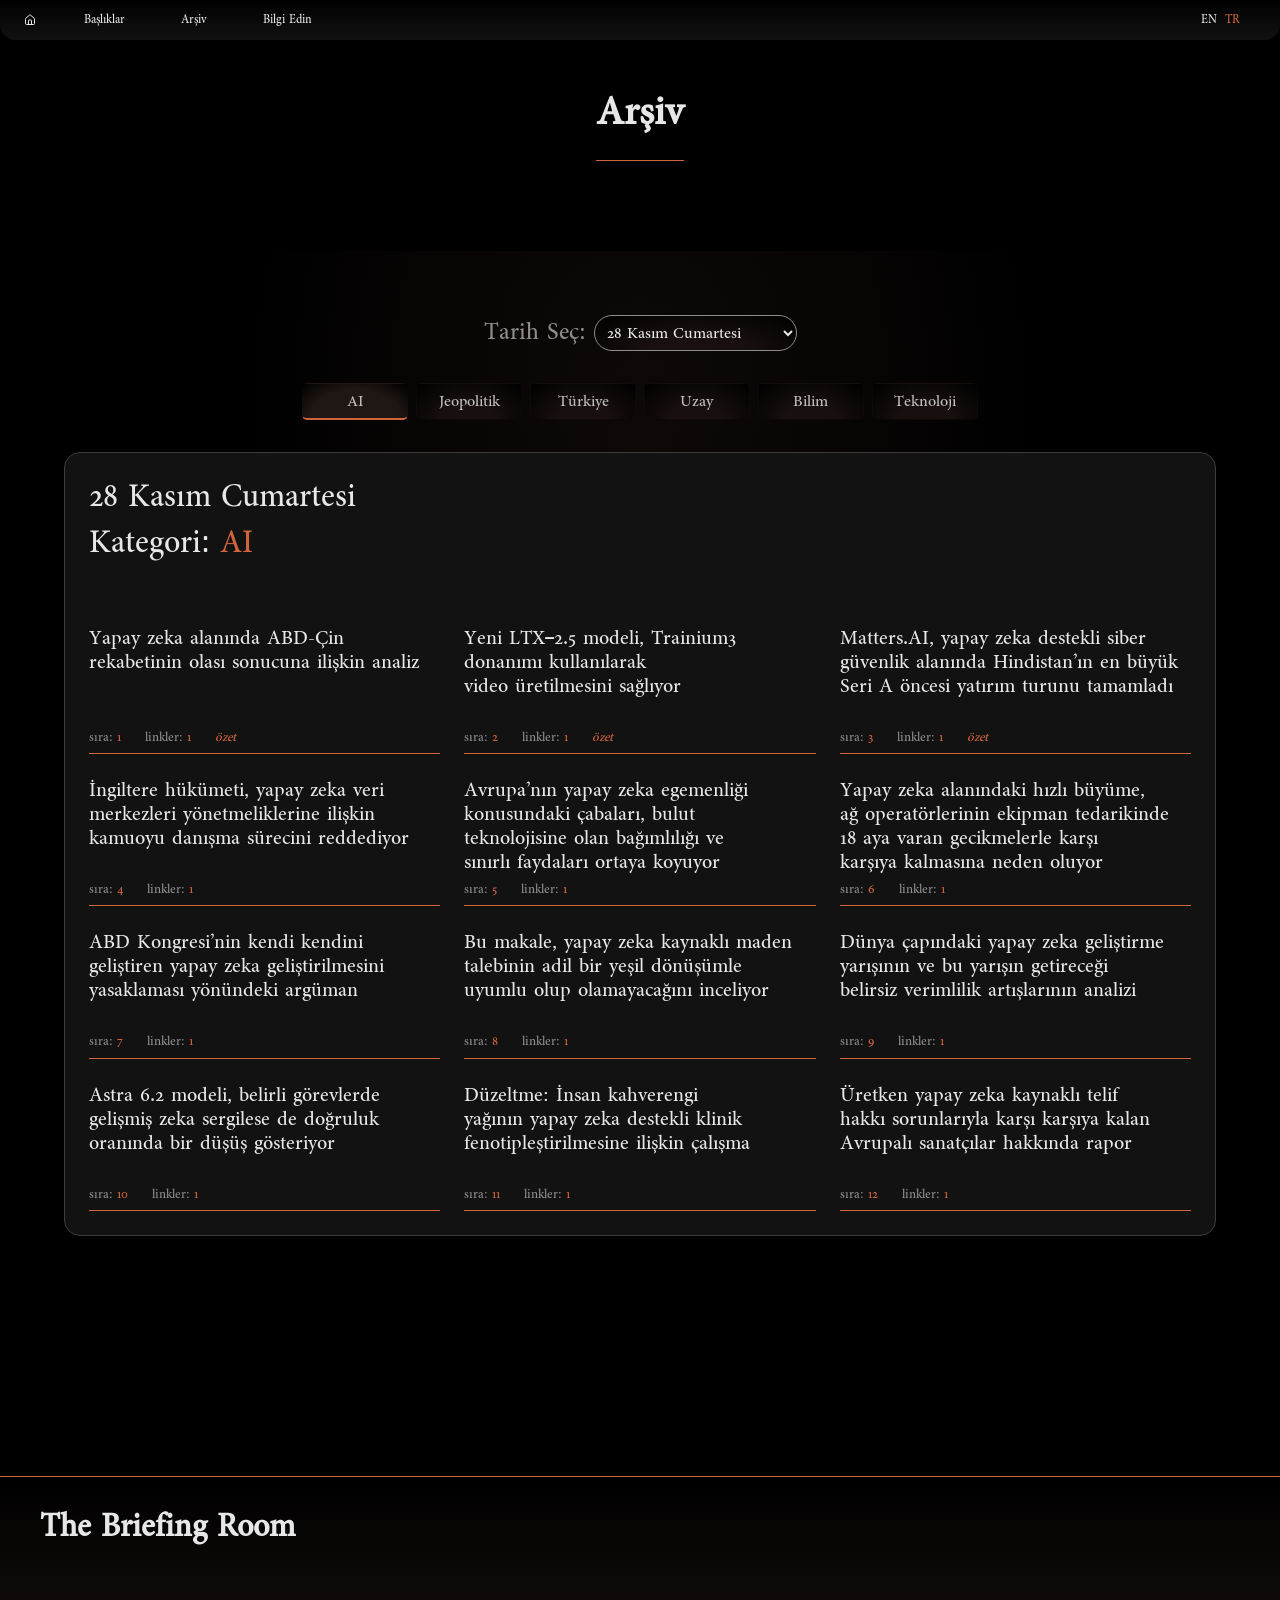
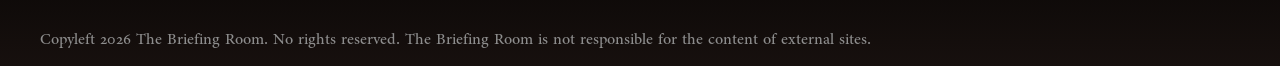
<file: tr/archive/index.html>
<!DOCTYPE html><html lang="en" data-ws-project="fb9120da-2b1c-4ccf-bf5f-71def2e6c4e9" data-ws-version="4199" data-ws-last-published="2026-09-27T17:08:32.167Z"><head><link rel="stylesheet" type="text/css" href="/assets/static/app_generated_index-6937cd5a.DwyBmb1o.css"><meta charSet="UTF-8"/><meta name="viewport" content="width=device-width,initial-scale=1"/><link rel="preload" href="/assets/Shafarik-Regular_9bSiKbB4j5vcWp-Bxa6OO.ttf" as="font" crossorigin="anonymous"/><meta property="og:url" content="https://url/tr/archive"/><meta property="og:title" content="The Briefing Room"/><meta property="og:type" content="website"/><meta name="description" content="Thousands of sources, distilled into one daily read."/><meta property="og:description" content="Thousands of sources, distilled into one daily read."/><title>The Briefing Room</title></head><body class="w-element cfxppza"><div class="w-box"><div class="w-html-embed"><style>

  p {
    margin: 0;
  }

  html {
    scrollbar-width: thin;
    scrollbar-color: #5a5a5a #0a0a0a;
  }

</style></div><div style="display:contents"><div style="display:contents"><div class="w-html-embed"><style>

  p {
    margin: 0;
  }

  html {
    scrollbar-width: thin;
    scrollbar-color: #5a5a5a #0a0a0a;
  }

</style></div><nav class="w-box csfnuu6 c17rhx11 c70x67w cbc2eum c161xukc cd4351x cob4xeh c2n3q7c czy33w6 c1f3638n c1t81kl c18595wj cv0opgf cljibk4 c1rydsyj c2k7pl0 c18to597 chbtxn1 cdohhj7 crph8oc cne54ou cg4hdbz c16r4tsj cuii3fp c1ijdlmk cxcleii cvoe0gd c11pdxef cvtfhx3 cnh0o2g cnlv0lv c15sv4fy c19ictfg"><a class="w-link c1twez3z c1gee7l9 cvin9p0 cyvct4 c16izf2h c698tej c5f1x74 cckc86t c1b3f41s c1bltn2j cgv4qat ck480fc c1n0uj3l c196khc8 c133gri6" href="/tr"><div class="w-html-embed cvin9p0 cpd980g c8mdhbu c1x5tyz3 c1v4y7im c1hqtvw0 cl8jiqw"><svg xmlns="http://www.w3.org/2000/svg" width="100%" height="100%" viewBox="0 0 24 24" fill="none" stroke="currentColor" stroke-width="2" stroke-linecap="round" stroke-linejoin="round" class="lucide lucide-house preview-icon"><path d="M15 21v-8a1 1 0 0 0-1-1h-4a1 1 0 0 0-1 1v8"/><path d="M3 10a2 2 0 0 1 .709-1.528l7-6a2 2 0 0 1 2.582 0l7 6A2 2 0 0 1 21 10v9a2 2 0 0 1-2 2H5a2 2 0 0 1-2-2z"/></svg></div></a><a class="w-link c1twez3z c1gee7l9 cvin9p0 cyvct4 c16izf2h c698tej c5f1x74 cckc86t c1b3f41s c1bltn2j cgv4qat ck480fc c1ah1v8z c196khc8 c133gri6" href="/tr#headlines"><p class="w-element">Başlıklar</p></a><a aria-current="page" class="w-link c1twez3z c1gee7l9 cvin9p0 cyvct4 c16izf2h c698tej c5f1x74 cckc86t c1b3f41s c1bltn2j cgv4qat ck480fc c1ah1v8z c196khc8 c133gri6 active" href="/tr/archive"><p class="w-element">Arşiv</p></a><a class="w-link c1twez3z c1gee7l9 cvin9p0 cyvct4 c16izf2h c698tej c5f1x74 cckc86t c1b3f41s c1bltn2j cgv4qat ck480fc c1ah1v8z c196khc8 c133gri6" href="/tr/info"><p class="w-element">Bilgi Edin</p></a><div class="w-element c17rhx11 c1nzsv7q cvin9p0 cyvct4 c16izf2h c133gri6"><a class="w-link c1twez3z cbc2eum csx9orr c2lxg33 c1gee7l9 cvin9p0 cyvct4 c16izf2h c698tej c1271wek c5f1x74 cckc86t c1b3f41s c1bltn2j cgv4qat ck480fc c196khc8 c133gri6" href="/"><p class="w-element">EN</p></a><p class="w-element c698tej">  </p><a class="w-link c1twez3z c1u7calc csx9orr c70x67w c1gee7l9 cvin9p0 cyvct4 c16izf2h c698tej c1271wek c5f1x74 cckc86t c1b3f41s c1bltn2j cgv4qat ck480fc c196khc8 c133gri6" href="/tr"><p class="w-element c164z340">TR</p></a></div><div class="w-element c17rhx11 cizh036 cawno9i cxcleii c1bijo7k c5pdrki"><div class="w-element c7c5reo c5nbs2c chqqrp8"><button type="button" class="w-button c1twez3z c1gee7l9 cvin9p0 cyvct4 c16izf2h c698tej c5f1x74 cckc86t c1b3f41s c1bltn2j cgv4qat ck480fc c16r4tsj c1e5288q c1nons42 c16ipnxn cqbvvfj c1n0uj3l c196khc8" aria-haspopup="dialog" aria-expanded="false" data-state="closed"><div class="w-html-embed cvin9p0 c8dhq8x c1xwsfan c1ckvzrg cevczoe c1ravfdv c1uuucxm c19bqqfi c14ju4kd"><svg xmlns="http://www.w3.org/2000/svg" width="100%" height="100%" viewBox="0 0 24 24" fill="none" stroke="currentColor" stroke-width="2" stroke-linecap="round" stroke-linejoin="round" class="lucide lucide-menu preview-icon"><path d="M4 5h16"/><path d="M4 12h16"/><path d="M4 19h16"/></svg></div></button></div></div></nav></div></div><main class="w-box"><section id="Hero" class="w-box c1twyaqb c1tjgi2"><div class="w-element csfnuu6 c17rhx11 c70x67w cbc2eum c161xukc c149rcjr cob4xeh c1j51fr2 cp232cs c18ead0b c1t7by27 c1gd8e62 c1bzd6sk"><div class="w-element cob4xeh cyvct4 c16izf2h"><h1 class="w-element c298lu1 c8a0nsd c13oh3ta c1gee7l9 cln2jy9 cumn5oe cyloomc c2wkjg chrrpd4 cij2lx0">Arşiv</h1></div></div></section><section id="headlines" class="w-box cj5okpt c1iqb3yf csn8sih cfj54ic c14exf0c"><div class="w-box csfnuu6 c17rhx11 c70x67w cbc2eum c161xukc c149rcjr cob4xeh c1j51fr2 cp232cs c18ead0b c1t7by27 c1iu21ve cryj5ix cvrk7l6 crn5511"><div class="w-element cob4xeh c1j51fr2 czy33w6 c1f3638n cyvct4 c16izf2h c1rzyz99"><div class="w-element cob4xeh cyvct4 c16izf2h c1fo75f4 ctq28j8"><h2 class="w-element cfxppza c13oh3ta c18p3bgh c1ow0dso cln2jy9 cbn9z6j c133gri6">Tarih Seç:</h2><select data-run-select="" class="w-element c1gee7l9 c1jlly9m clcqo6h cl8jiqw cpggoer cxah1i c1s3u7x9 c1xqjx1l cawwfn7 cx161ul cnzeyj c1vsn211 cubenrg cvk1apn crh7z99 c1ow92r5 c1esvgya coj5cxm c3iichp cvc7sj0 cbzc1hm c11y0hkl c562f7v cn2331d c1x2n9r6 c13ihcxf c1xjarkk cs52r4m ck388ga cnyl20t c186lo8p cejhyyt c1aty77d c1qnyub7 cpon7vt"><option label="Wednesday, October 21" value="" class="w-element c1v4y7im"></option><option label="Wednesday, October 21" value="" class="w-element c1v4y7im"></option><option label="Wednesday, October 21" value="" class="w-element c1v4y7im"></option></select></div></div><div class="w-element cob4xeh c1j51fr2 cyvct4 c16izf2h c161xukc czy33w6 c1f3638n"><div dir="ltr" data-orientation="horizontal" class="w-tabs cob4xeh c1j51fr2 czy33w6 c1f3638n cyvct4 c1t81kl c161xukc c1bzd6sk"><div role="tablist" aria-orientation="horizontal" class="w-tabs-list cds45qa cv0opgf cljibk4 c1rydsyj c1fo75f4 ctq28j8 c1t7by27 ct1cei5 c16r4tsj c19biwap c1gueel3 c85h01x c1ykajb7 c1hx5mxa cgb6b6z c1rcw0yo c1ouz2nq c15yupff cqml774 cs9lo4i" tabindex="-1" data-orientation="horizontal" style="outline:none"><button type="button" role="tab" aria-selected="true" aria-controls="radix-:R59m:-content-0" data-state="active" id="radix-:R59m:-trigger-0" data-ws-index="0" class="w-tab-trigger cl7p042 c19biwap c1gueel3 c85h01x c1ykajb7 c16r4tsj c133u2rr c2p04ir c2w1pbo cxbee05 crh7z99 c1ow92r5 c1esvgya coj5cxm c3iichp c1llhdmq cbzc1hm c11y0hkl c562f7v cn2331d c1x2n9r6 c13ihcxf c1xjarkk cs52r4m ck388ga cnyl20t c186lo8p cejhyyt c1aty77d c1qnyub7" tabindex="-1" data-orientation="horizontal" data-radix-collection-item=""><div class="w-element"><h3 class="w-element cfxppza c13oh3ta cpse1oy c1dh33ct c1ckvzrg cevczoe c1ravfdv c1uuucxm c1v4y7im cpon7vt">AI</h3></div></button><button type="button" role="tab" aria-selected="false" aria-controls="radix-:R59m:-content-1" data-state="inactive" id="radix-:R59m:-trigger-1" data-ws-index="1" class="w-tab-trigger cl7p042 c19biwap c1gueel3 c85h01x c1ykajb7 c16r4tsj c133u2rr c2p04ir c2w1pbo cxbee05 crh7z99 c1ow92r5 c1esvgya coj5cxm c3iichp c1llhdmq cbzc1hm c11y0hkl c562f7v cn2331d c1x2n9r6 c13ihcxf c1xjarkk cs52r4m ck388ga cnyl20t c186lo8p cejhyyt c1aty77d c1qnyub7" tabindex="-1" data-orientation="horizontal" data-radix-collection-item=""><div class="w-element"><h3 class="w-element cfxppza c13oh3ta cpse1oy c1dh33ct c1ckvzrg cevczoe c1ravfdv c1uuucxm c1v4y7im cpon7vt">Jeopolitik</h3></div></button><button type="button" role="tab" aria-selected="false" aria-controls="radix-:R59m:-content-2" data-state="inactive" id="radix-:R59m:-trigger-2" data-ws-index="2" class="w-tab-trigger cl7p042 c19biwap c1gueel3 c85h01x c1ykajb7 c16r4tsj c133u2rr c2p04ir c2w1pbo cxbee05 crh7z99 c1ow92r5 c1esvgya coj5cxm c3iichp c1llhdmq cbzc1hm c11y0hkl c562f7v cn2331d c1x2n9r6 c13ihcxf c1xjarkk cs52r4m ck388ga cnyl20t c186lo8p cejhyyt c1aty77d c1qnyub7" tabindex="-1" data-orientation="horizontal" data-radix-collection-item=""><div class="w-element"><h3 class="w-element cfxppza c13oh3ta cpse1oy c1dh33ct c1ckvzrg cevczoe c1ravfdv c1uuucxm c1v4y7im cpon7vt">Türkiye</h3></div></button><button type="button" role="tab" aria-selected="false" aria-controls="radix-:R59m:-content-3" data-state="inactive" id="radix-:R59m:-trigger-3" data-ws-index="3" class="w-tab-trigger cl7p042 c19biwap c1gueel3 c85h01x c1ykajb7 c16r4tsj c133u2rr c2p04ir c2w1pbo cxbee05 crh7z99 c1ow92r5 c1esvgya coj5cxm c3iichp c1llhdmq cbzc1hm c11y0hkl c562f7v cn2331d c1x2n9r6 c13ihcxf c1xjarkk cs52r4m ck388ga cnyl20t c186lo8p cejhyyt c1aty77d c1qnyub7" tabindex="-1" data-orientation="horizontal" data-radix-collection-item=""><div class="w-element"><h3 class="w-element cfxppza c13oh3ta cpse1oy c1dh33ct c1ckvzrg cevczoe c1ravfdv c1uuucxm c1v4y7im cpon7vt">Uzay</h3></div></button><button type="button" role="tab" aria-selected="false" aria-controls="radix-:R59m:-content-4" data-state="inactive" id="radix-:R59m:-trigger-4" data-ws-index="4" class="w-tab-trigger cl7p042 c19biwap c1gueel3 c85h01x c1ykajb7 c16r4tsj c133u2rr c2p04ir c2w1pbo cxbee05 crh7z99 c1ow92r5 c1esvgya coj5cxm c3iichp c1llhdmq cbzc1hm c11y0hkl c562f7v cn2331d c1x2n9r6 c13ihcxf c1xjarkk cs52r4m ck388ga cnyl20t c186lo8p cejhyyt c1aty77d c1qnyub7" tabindex="-1" data-orientation="horizontal" data-radix-collection-item=""><div class="w-element"><h3 class="w-element cfxppza c13oh3ta cpse1oy c1dh33ct c1ckvzrg cevczoe c1ravfdv c1uuucxm c1v4y7im cpon7vt">Bilim</h3></div></button><button type="button" role="tab" aria-selected="false" aria-controls="radix-:R59m:-content-5" data-state="inactive" id="radix-:R59m:-trigger-5" data-ws-index="5" class="w-tab-trigger cl7p042 c19biwap c1gueel3 c85h01x c1ykajb7 c16r4tsj c133u2rr c2p04ir c2w1pbo cxbee05 crh7z99 c1ow92r5 c1esvgya coj5cxm c3iichp c1llhdmq cbzc1hm c11y0hkl c562f7v cn2331d c1x2n9r6 c13ihcxf c1xjarkk cs52r4m ck388ga cnyl20t c186lo8p cejhyyt c1aty77d c1qnyub7" tabindex="-1" data-orientation="horizontal" data-radix-collection-item=""><div class="w-element"><h3 class="w-element cfxppza c13oh3ta cpse1oy c1dh33ct c1ckvzrg cevczoe c1ravfdv c1uuucxm c1v4y7im cpon7vt">Teknoloji</h3></div></button></div><div data-state="active" data-orientation="horizontal" role="tabpanel" aria-labelledby="radix-:R59m:-trigger-0" id="radix-:R59m:-content-0" tabindex="0" data-ws-index="0" class="w-tab-content c161xukc" style="animation-duration:0s"><div class="w-element c161xukc c1k18c5f c1e4jcf0 crn0ak9 cne54ou cg4hdbz cob4xeh c1j51fr2 coov778 cq6r7yr c1p73hxi c1wtb2nd c1dquc6e"><div class="w-element cob4xeh c1j51fr2 c1fo75f4 ctq28j8"><h2 data-run-date="" class="w-element cfxppza c13oh3ta c1gee7l9 c1ow0dso cln2jy9 cnebf8">Wednesday, October 21</h2><h2 class="w-element cfxppza c13oh3ta c1gee7l9 c1ow0dso cln2jy9 cnebf8">Kategori: <span class="w-element c164z340">AI</span></h2></div><div data-headlines="AI" class="w-element c1nm5j5h c1j51fr2 czy33w6 c1f3638n cwenp1l c1ncd8jc c1rydsyj c161xukc cpyyiwy c108y1je c11x10w6 cxcleii"><div data-card="1" class="w-element cob4xeh c1j51fr2 c1fo75f4 ctq28j8 c1ehtneo cx36i7r c1h7bhpc cyloomc c2wkjg chrrpd4 cij2lx0"><div data-role="toggle" class="w-element cob4xeh c1j51fr2 c1fo75f4 ctq28j8 c5f1x74 cvnxmvu"><h4 data-role="title" class="w-element cfxppza c13oh3ta cpse1oy crsdh4j c1hfqx2c crmkuje c161o86n c1t0fj36 cq1tmrv">Researchers announce a faster method for breaking RSA encryption</h4><div class="w-element cvin9p0 czy33w6 c1f3638n c18p3bgh cyvct4 c1t81kl cxpzdud cvygzud"><div class="w-element cvin9p0 cyvct4 c1t81kl c1lxely5 cjwf4n6"><p class="w-element c1v4y7im">sıra:</p><p data-role="rank" class="w-element c164z340">0</p></div><div class="w-element cvin9p0 cyvct4 c1t81kl c1lxely5 cjwf4n6"><p class="w-element c1v4y7im">linkler:</p><p data-role="linkcount" class="w-element c164z340">0</p></div><div class="w-element cvin9p0 c1lxely5 cjwf4n6"><p data-role="summary-flag" class="w-element c164z340 c1kutpm2">özet</p></div></div></div><div data-role="panel" class="w-element czc2ibc c1aauwkp ce19ofo chbtxn1 c1k18c5f cj5okpt cbc2eum c70x67w chhlj9m c161xukc cb62y8o c1jnc5zi c19znql2 c1njd4nq ctgokv9 c1rzyz99"><p data-role="summary" class="w-element c12h8662 c1u7fets cl8jiqw c1ehtneo">GitLab has disclosed a critical remote code execution (RCE) flaw, tracked as CVE-2026-90970, in its AI Gateway service that could allow authenticated users with Duo Agent Platform access to execute arbitrary commands on unpatched instances. The vulnerability, stemming from improper input neutralization, affects self-hosted AI Gateway deployments used by GitLab Self-Managed customers, though GitLab-hosted instances are already protected. GitLab has released patches in versions 19.2.4, 19.3.2, and 19.4.1 and urged immediate upgrades to mitigate the risk. This follows last month’s disclosure of a maximum-severity path traversal flaw in GitLab’s core editions that CISA added to its list of actively exploited vulnerabilities. As GitLab is widely used among Fortune 100 companies and other major enterprises, the impact of unpatched flaws could be significant.</p><div class="w-element cob4xeh c1j51fr2 c1fo75f4 ctq28j8 c161xukc"><a href="https://arstechnica.com/space/2026/10/rocket-report-spacex-completes-launch-triple-header-rocket-lab-nets-big-contract/" data-role="link" target="_blank" class="w-element c18p3bgh cqzezkl c1kutpm2 c16utfn5 c1761s3m ctsemvd c1rbzq2u c1jg59vd c9thjhi c1qm1t9r c196khc8">arstechnica.com</a></div></div></div></div></div></div><div data-state="inactive" data-orientation="horizontal" role="tabpanel" aria-labelledby="radix-:R59m:-trigger-1" hidden="" id="radix-:R59m:-content-1" tabindex="0" data-ws-index="1" class="w-tab-content c161xukc"></div><div data-state="inactive" data-orientation="horizontal" role="tabpanel" aria-labelledby="radix-:R59m:-trigger-2" hidden="" id="radix-:R59m:-content-2" tabindex="0" data-ws-index="2" class="w-tab-content c161xukc"></div><div data-state="inactive" data-orientation="horizontal" role="tabpanel" aria-labelledby="radix-:R59m:-trigger-3" hidden="" id="radix-:R59m:-content-3" tabindex="0" data-ws-index="3" class="w-tab-content c161xukc"></div><div data-state="inactive" data-orientation="horizontal" role="tabpanel" aria-labelledby="radix-:R59m:-trigger-4" hidden="" id="radix-:R59m:-content-4" tabindex="0" data-ws-index="4" class="w-tab-content c161xukc"></div><div data-state="inactive" data-orientation="horizontal" role="tabpanel" aria-labelledby="radix-:R59m:-trigger-5" hidden="" id="radix-:R59m:-content-5" tabindex="0" data-ws-index="5" class="w-tab-content c161xukc"></div></div></div></div></section></main><div style="display:contents"><div style="display:contents"><footer class="w-box"><div class="w-box csfnuu6 c17rhx11 c1hqtvw0 cawno9i c161xukc cd4351x cob4xeh c1j51fr2 coov778 cq6r7yr c1t7by27 c1gd8e62 c18f5aff c1ehtneo c16r4tsj c27gpgy c1u7fets c1ad2flo c2wkjg ck7f8 cij2lx0"><div class="w-element cob4xeh c2n3q7c c1t7by27 c2q4whl c17rhx11 csfnuu6 c161xukc"><div class="w-element"><h1 class="w-element c1waw16c">The Briefing Room</h1></div><a class="w-link c1twez3z c1gee7l9 cizh036 cyvct4 c16izf2h c698tej c5f1x74 cckc86t c1b3f41s c1bltn2j cgv4qat ck480fc c1n0uj3l c196khc8 cxcleii" href="/#Hero"><div class="w-html-embed cvin9p0 cpd980g c8mdhbu c1x5tyz3 c1v4y7im c1hqtvw0 cl8jiqw c1fondtf c1ehczsg c1jjjse2 cdagd3j cnh0o2g cnlv0lv c15sv4fy c19ictfg cv51k3d c13i91gs cs3jc1d c1kylopl c1bohih1 ck6wwn5"><svg xmlns="http://www.w3.org/2000/svg" width="100%" height="100%" viewBox="0 0 24 24" fill="none" stroke="currentColor" stroke-width="2" stroke-linecap="round" stroke-linejoin="round" class="lucide lucide-arrow-up preview-icon"><path d="m5 12 7-7 7 7"/><path d="M12 19V5"/></svg></div></a></div><div class="w-element cx36i7r cxpzdud c17rhx11 csfnuu6 c161xukc c2q4whl"><div class="w-element c1ehtneo"><p class="w-element c1ow0dso c18p3bgh">Copyleft 2026 The Briefing Room. No rights reserved. The Briefing Room is not responsible for the content of external sites.</p></div></div></div></footer></div></div></div><script id="vike_pageContext" type="application/json">{"pageId":"\/pages\/tr\/archive","routeParams":{},"data":{"url":"https:\/\/url\/tr\/archive","system":{"params":{},"search":{},"origin":"https:\/\/url","pathname":"\/tr\/archive"},"resources":{},"pageMeta":{"title":"The Briefing Room","description":"Thousands of sources, distilled into one daily read.","excludePageFromSearch":false,"language":"!undefined","socialImageAssetName":"!undefined","socialImageUrl":"!undefined","status":"!undefined","redirect":"!undefined","content":"!undefined","custom":[]}}}</script><script id="vike_globalContext" type="application/json">{}</script><script src="/assets/entries/entry-server-routing.fS2HUcNZ.js" type="module" async></script><link rel="modulepreload" href="/assets/entries/pages_tr_archive.B7xV6shh.js" as="script" type="text/javascript"><link rel="modulepreload" href="/assets/chunks/chunk-SurKiIAj.js" as="script" type="text/javascript"><link rel="modulepreload" href="/assets/chunks/chunk-B910qiNY.js" as="script" type="text/javascript"><link rel="modulepreload" href="/assets/chunks/chunk-CzVa4zdH.js" as="script" type="text/javascript"><link rel="modulepreload" href="/assets/chunks/chunk-CfNTDCKk.js" as="script" type="text/javascript"></body></html>
</file>
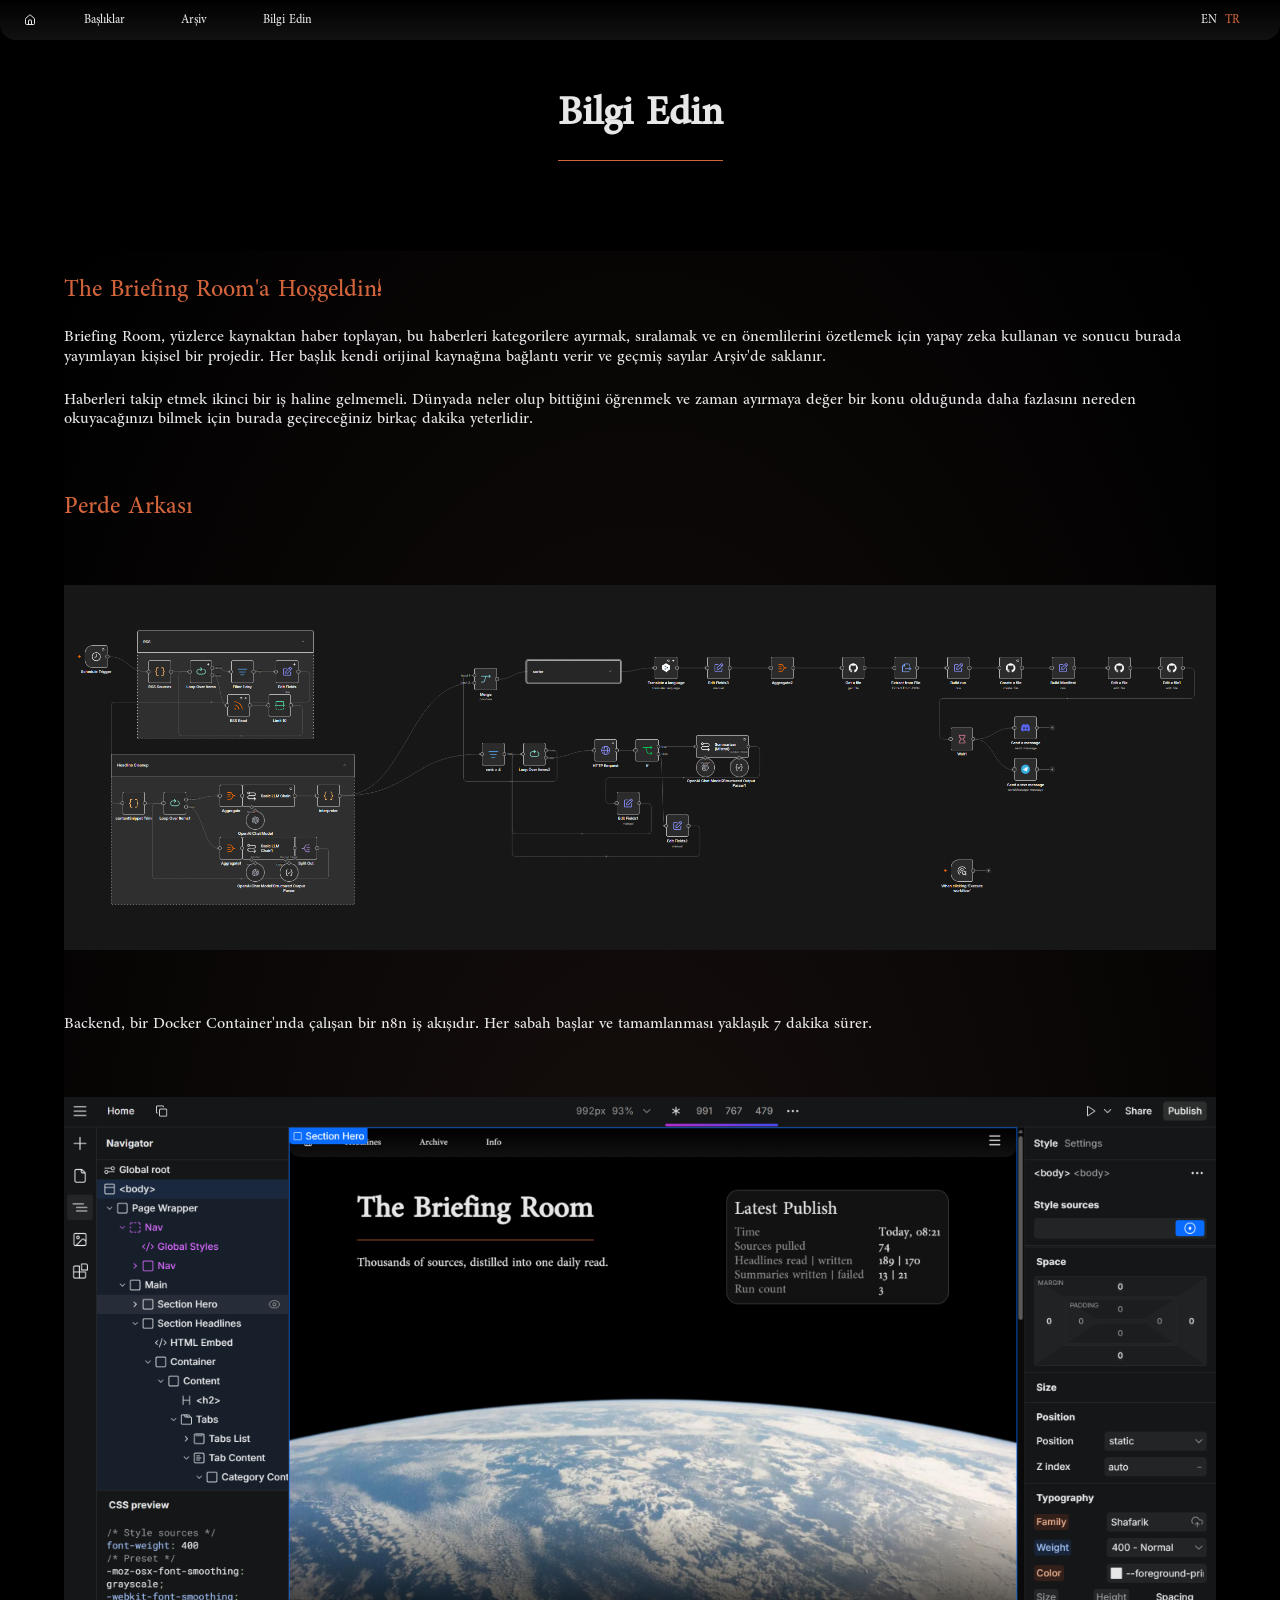
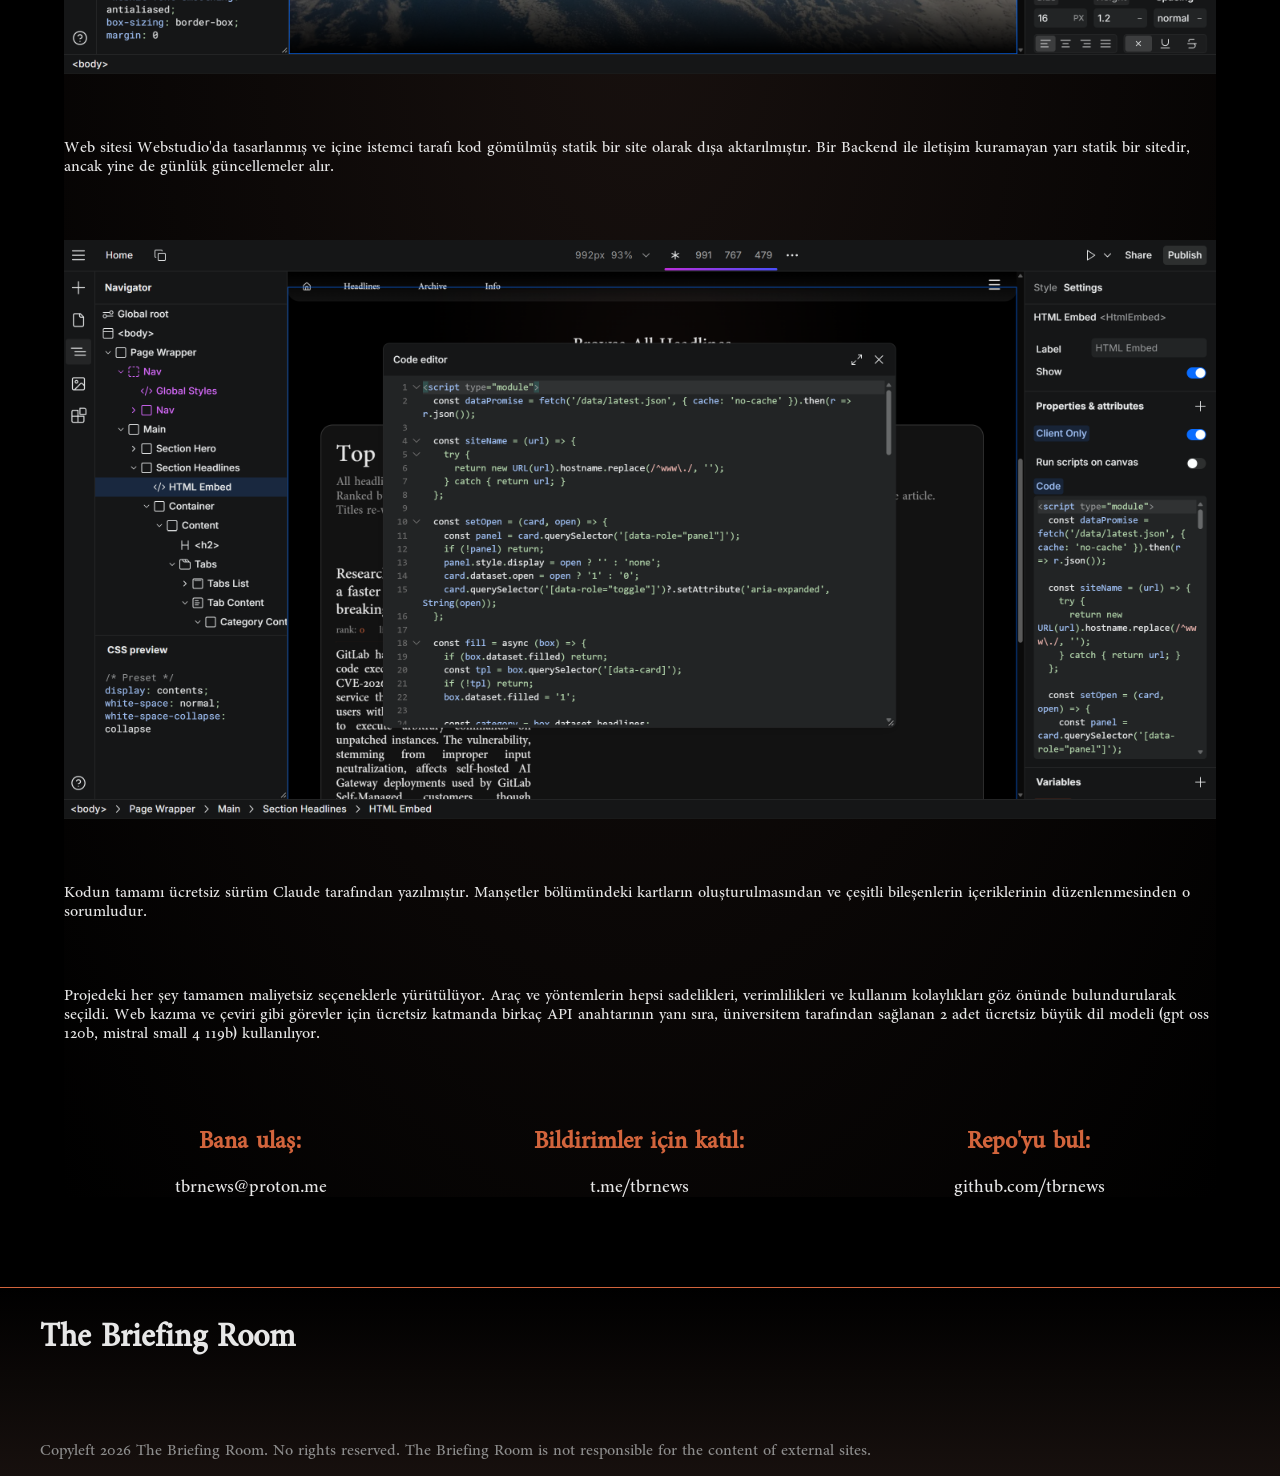
<file: tr/info/index.html>
<!DOCTYPE html><html lang="en" data-ws-project="fb9120da-2b1c-4ccf-bf5f-71def2e6c4e9" data-ws-version="4199" data-ws-last-published="2026-09-27T17:08:32.167Z"><head><link rel="stylesheet" type="text/css" href="/assets/static/app_generated_index-6937cd5a.DwyBmb1o.css"><meta charSet="UTF-8"/><meta name="viewport" content="width=device-width,initial-scale=1"/><meta property="og:url" content="https://url/tr/info"/><meta property="og:title" content="The Briefing Room"/><meta property="og:type" content="website"/><meta name="description" content="Thousands of sources, distilled into one daily read."/><meta property="og:description" content="Thousands of sources, distilled into one daily read."/><title>The Briefing Room</title></head><body class="w-element cfxppza"><div class="w-box"><div style="display:contents"><div style="display:contents"><div class="w-html-embed"><style>

  p {
    margin: 0;
  }

  html {
    scrollbar-width: thin;
    scrollbar-color: #5a5a5a #0a0a0a;
  }

</style></div><nav class="w-box csfnuu6 c17rhx11 c70x67w cbc2eum c161xukc cd4351x cob4xeh c2n3q7c czy33w6 c1f3638n c1t81kl c18595wj cv0opgf cljibk4 c1rydsyj c2k7pl0 c18to597 chbtxn1 cdohhj7 crph8oc cne54ou cg4hdbz c16r4tsj cuii3fp c1ijdlmk cxcleii cvoe0gd c11pdxef cvtfhx3 cnh0o2g cnlv0lv c15sv4fy c19ictfg"><a class="w-link c1twez3z c1gee7l9 cvin9p0 cyvct4 c16izf2h c698tej c5f1x74 cckc86t c1b3f41s c1bltn2j cgv4qat ck480fc c1n0uj3l c196khc8 c133gri6" href="/tr"><div class="w-html-embed cvin9p0 cpd980g c8mdhbu c1x5tyz3 c1v4y7im c1hqtvw0 cl8jiqw"><svg xmlns="http://www.w3.org/2000/svg" width="100%" height="100%" viewBox="0 0 24 24" fill="none" stroke="currentColor" stroke-width="2" stroke-linecap="round" stroke-linejoin="round" class="lucide lucide-house preview-icon"><path d="M15 21v-8a1 1 0 0 0-1-1h-4a1 1 0 0 0-1 1v8"/><path d="M3 10a2 2 0 0 1 .709-1.528l7-6a2 2 0 0 1 2.582 0l7 6A2 2 0 0 1 21 10v9a2 2 0 0 1-2 2H5a2 2 0 0 1-2-2z"/></svg></div></a><a class="w-link c1twez3z c1gee7l9 cvin9p0 cyvct4 c16izf2h c698tej c5f1x74 cckc86t c1b3f41s c1bltn2j cgv4qat ck480fc c1ah1v8z c196khc8 c133gri6" href="/tr#headlines"><p class="w-element">Başlıklar</p></a><a class="w-link c1twez3z c1gee7l9 cvin9p0 cyvct4 c16izf2h c698tej c5f1x74 cckc86t c1b3f41s c1bltn2j cgv4qat ck480fc c1ah1v8z c196khc8 c133gri6" href="/tr/archive"><p class="w-element">Arşiv</p></a><a aria-current="page" class="w-link c1twez3z c1gee7l9 cvin9p0 cyvct4 c16izf2h c698tej c5f1x74 cckc86t c1b3f41s c1bltn2j cgv4qat ck480fc c1ah1v8z c196khc8 c133gri6 active" href="/tr/info"><p class="w-element">Bilgi Edin</p></a><div class="w-element c17rhx11 c1nzsv7q cvin9p0 cyvct4 c16izf2h c133gri6"><a class="w-link c1twez3z cbc2eum csx9orr c2lxg33 c1gee7l9 cvin9p0 cyvct4 c16izf2h c698tej c1271wek c5f1x74 cckc86t c1b3f41s c1bltn2j cgv4qat ck480fc c196khc8 c133gri6" href="/"><p class="w-element">EN</p></a><p class="w-element c698tej">  </p><a class="w-link c1twez3z c1u7calc csx9orr c70x67w c1gee7l9 cvin9p0 cyvct4 c16izf2h c698tej c1271wek c5f1x74 cckc86t c1b3f41s c1bltn2j cgv4qat ck480fc c196khc8 c133gri6" href="/tr"><p class="w-element c164z340">TR</p></a></div><div class="w-element c17rhx11 cizh036 cawno9i cxcleii c1bijo7k c5pdrki"><div class="w-element c7c5reo c5nbs2c chqqrp8"><button type="button" class="w-button c1twez3z c1gee7l9 cvin9p0 cyvct4 c16izf2h c698tej c5f1x74 cckc86t c1b3f41s c1bltn2j cgv4qat ck480fc c16r4tsj c1e5288q c1nons42 c16ipnxn cqbvvfj c1n0uj3l c196khc8" aria-haspopup="dialog" aria-expanded="false" data-state="closed"><div class="w-html-embed cvin9p0 c8dhq8x c1xwsfan c1ckvzrg cevczoe c1ravfdv c1uuucxm c19bqqfi c14ju4kd"><svg xmlns="http://www.w3.org/2000/svg" width="100%" height="100%" viewBox="0 0 24 24" fill="none" stroke="currentColor" stroke-width="2" stroke-linecap="round" stroke-linejoin="round" class="lucide lucide-menu preview-icon"><path d="M4 5h16"/><path d="M4 12h16"/><path d="M4 19h16"/></svg></div></button></div></div></nav></div></div><main class="w-box"><section id="Hero" class="w-box c1twyaqb c1tjgi2"><div class="w-element csfnuu6 c17rhx11 c70x67w cbc2eum c161xukc c149rcjr cob4xeh c1j51fr2 cp232cs c18ead0b c1t7by27 c1gd8e62 c1bzd6sk"><div class="w-element cob4xeh cyvct4 c16izf2h"><h1 class="w-element c298lu1 c8a0nsd c13oh3ta c1gee7l9 cln2jy9 cumn5oe cyloomc c2wkjg chrrpd4 cij2lx0">Bilgi Edin</h1></div></div></section><section id="Hero" class="w-box cj5okpt c1tjgi2"><div class="w-element csfnuu6 c17rhx11 c70x67w cbc2eum c161xukc c149rcjr cob4xeh c1j51fr2 cp232cs c18ead0b c1t7by27 c1gd8e62 c1bzd6sk c1ovcp1k"><div class="w-element cob4xeh c5lhmjb c16izf2h c1j51fr2 czy33w6 c1f3638n"><h1 class="w-element cfxppza c13oh3ta c164z340 c1ow0dso cln2jy9">The Briefing Room&#x27;a Hoşgeldin!</h1><p class="w-element">Briefing Room, yüzlerce kaynaktan haber toplayan, bu haberleri kategorilere ayırmak, sıralamak ve en önemlilerini özetlemek için yapay zeka kullanan ve sonucu burada yayımlayan kişisel bir projedir. Her başlık kendi orijinal kaynağına bağlantı verir ve geçmiş sayılar Arşiv&#x27;de saklanır.</p><p class="w-element">Haberleri takip etmek ikinci bir iş haline gelmemeli. Dünyada neler olup bittiğini öğrenmek ve zaman ayırmaya değer bir konu olduğunda daha fazlasını nereden okuyacağınızı bilmek için burada geçireceğiniz birkaç dakika yeterlidir.</p></div><div class="w-element cob4xeh c5lhmjb c16izf2h c1j51fr2 coov778 cq6r7yr cryj5ix"><h1 class="w-element cfxppza c13oh3ta c164z340 c1ow0dso cln2jy9">Perde Arkası</h1><img class="w-image c161xukc" alt="" width="2280" height="722" sizes="100vw" srcSet="/assets/Screenshot_2026-10-21_204332_FrqY_7kzvXSilS2mEwVXG.png 16w, /assets/Screenshot_2026-10-21_204332_FrqY_7kzvXSilS2mEwVXG.png 32w, /assets/Screenshot_2026-10-21_204332_FrqY_7kzvXSilS2mEwVXG.png 48w, /assets/Screenshot_2026-10-21_204332_FrqY_7kzvXSilS2mEwVXG.png 64w, /assets/Screenshot_2026-10-21_204332_FrqY_7kzvXSilS2mEwVXG.png 96w, /assets/Screenshot_2026-10-21_204332_FrqY_7kzvXSilS2mEwVXG.png 128w, /assets/Screenshot_2026-10-21_204332_FrqY_7kzvXSilS2mEwVXG.png 256w, /assets/Screenshot_2026-10-21_204332_FrqY_7kzvXSilS2mEwVXG.png 384w, /assets/Screenshot_2026-10-21_204332_FrqY_7kzvXSilS2mEwVXG.png 640w, /assets/Screenshot_2026-10-21_204332_FrqY_7kzvXSilS2mEwVXG.png 750w, /assets/Screenshot_2026-10-21_204332_FrqY_7kzvXSilS2mEwVXG.png 828w, /assets/Screenshot_2026-10-21_204332_FrqY_7kzvXSilS2mEwVXG.png 1080w, /assets/Screenshot_2026-10-21_204332_FrqY_7kzvXSilS2mEwVXG.png 1200w, /assets/Screenshot_2026-10-21_204332_FrqY_7kzvXSilS2mEwVXG.png 1920w, /assets/Screenshot_2026-10-21_204332_FrqY_7kzvXSilS2mEwVXG.png 2048w, /assets/Screenshot_2026-10-21_204332_FrqY_7kzvXSilS2mEwVXG.png 3840w" src="/assets/Screenshot_2026-10-21_204332_FrqY_7kzvXSilS2mEwVXG.png" decoding="async" loading="lazy"/><p class="w-element">Backend, bir Docker Container&#x27;ında çalışan bir n8n iş akışıdır. Her sabah başlar ve tamamlanması yaklaşık 7 dakika sürer.</p><img class="w-image c161xukc" alt="" width="2880" height="1442" sizes="100vw" srcSet="/assets/Screenshot_2026-10-21_204949_8qGo78rpLYTsdwr_fZxI8.png 16w, /assets/Screenshot_2026-10-21_204949_8qGo78rpLYTsdwr_fZxI8.png 32w, /assets/Screenshot_2026-10-21_204949_8qGo78rpLYTsdwr_fZxI8.png 48w, /assets/Screenshot_2026-10-21_204949_8qGo78rpLYTsdwr_fZxI8.png 64w, /assets/Screenshot_2026-10-21_204949_8qGo78rpLYTsdwr_fZxI8.png 96w, /assets/Screenshot_2026-10-21_204949_8qGo78rpLYTsdwr_fZxI8.png 128w, /assets/Screenshot_2026-10-21_204949_8qGo78rpLYTsdwr_fZxI8.png 256w, /assets/Screenshot_2026-10-21_204949_8qGo78rpLYTsdwr_fZxI8.png 384w, /assets/Screenshot_2026-10-21_204949_8qGo78rpLYTsdwr_fZxI8.png 640w, /assets/Screenshot_2026-10-21_204949_8qGo78rpLYTsdwr_fZxI8.png 750w, /assets/Screenshot_2026-10-21_204949_8qGo78rpLYTsdwr_fZxI8.png 828w, /assets/Screenshot_2026-10-21_204949_8qGo78rpLYTsdwr_fZxI8.png 1080w, /assets/Screenshot_2026-10-21_204949_8qGo78rpLYTsdwr_fZxI8.png 1200w, /assets/Screenshot_2026-10-21_204949_8qGo78rpLYTsdwr_fZxI8.png 1920w, /assets/Screenshot_2026-10-21_204949_8qGo78rpLYTsdwr_fZxI8.png 2048w, /assets/Screenshot_2026-10-21_204949_8qGo78rpLYTsdwr_fZxI8.png 3840w" src="/assets/Screenshot_2026-10-21_204949_8qGo78rpLYTsdwr_fZxI8.png" decoding="async" loading="lazy"/><p class="w-element">Web sitesi Webstudio&#x27;da tasarlanmış ve içine istemci tarafı kod gömülmüş statik bir site olarak dışa aktarılmıştır. Bir Backend ile iletişim kuramayan yarı statik bir sitedir, ancak yine de günlük güncellemeler alır.</p><img class="w-image c161xukc" alt="" width="2876" height="1446" sizes="100vw" srcSet="/assets/Screenshot_2026-10-21_205016_Tm_-AVlcrWwoErcO_DCrL.png 16w, /assets/Screenshot_2026-10-21_205016_Tm_-AVlcrWwoErcO_DCrL.png 32w, /assets/Screenshot_2026-10-21_205016_Tm_-AVlcrWwoErcO_DCrL.png 48w, /assets/Screenshot_2026-10-21_205016_Tm_-AVlcrWwoErcO_DCrL.png 64w, /assets/Screenshot_2026-10-21_205016_Tm_-AVlcrWwoErcO_DCrL.png 96w, /assets/Screenshot_2026-10-21_205016_Tm_-AVlcrWwoErcO_DCrL.png 128w, /assets/Screenshot_2026-10-21_205016_Tm_-AVlcrWwoErcO_DCrL.png 256w, /assets/Screenshot_2026-10-21_205016_Tm_-AVlcrWwoErcO_DCrL.png 384w, /assets/Screenshot_2026-10-21_205016_Tm_-AVlcrWwoErcO_DCrL.png 640w, /assets/Screenshot_2026-10-21_205016_Tm_-AVlcrWwoErcO_DCrL.png 750w, /assets/Screenshot_2026-10-21_205016_Tm_-AVlcrWwoErcO_DCrL.png 828w, /assets/Screenshot_2026-10-21_205016_Tm_-AVlcrWwoErcO_DCrL.png 1080w, /assets/Screenshot_2026-10-21_205016_Tm_-AVlcrWwoErcO_DCrL.png 1200w, /assets/Screenshot_2026-10-21_205016_Tm_-AVlcrWwoErcO_DCrL.png 1920w, /assets/Screenshot_2026-10-21_205016_Tm_-AVlcrWwoErcO_DCrL.png 2048w, /assets/Screenshot_2026-10-21_205016_Tm_-AVlcrWwoErcO_DCrL.png 3840w" src="/assets/Screenshot_2026-10-21_205016_Tm_-AVlcrWwoErcO_DCrL.png" decoding="async" loading="lazy"/><p class="w-element">Kodun tamamı ücretsiz sürüm Claude tarafından yazılmıştır. Manşetler bölümündeki kartların oluşturulmasından ve çeşitli bileşenlerin içeriklerinin düzenlenmesinden o sorumludur.</p><p class="w-element">Projedeki her şey tamamen maliyetsiz seçeneklerle yürütülüyor. Araç ve yöntemlerin hepsi sadelikleri, verimlilikleri ve kullanım kolaylıkları göz önünde bulundurularak seçildi. Web kazıma ve çeviri gibi görevler için ücretsiz katmanda birkaç API anahtarının yanı sıra, üniversitem tarafından sağlanan 2 adet ücretsiz büyük dil modeli (gpt oss 120b, mistral small 4 119b) kullanılıyor.</p></div><div class="w-element cds45qa cyvct4 c16izf2h c1j51fr2 c58a4sq cahejmp cryj5ix cwenp1l cljibk4 c1rydsyj cxcleii cng7fhq c1lpll83 c54lh1o"><div class="w-element cob4xeh c1j51fr2 cyvct4 c16izf2h"><h1 class="w-element c164z340">Bana ulaş:</h1><a href="mailto:tbrnews@proton.me" class="w-element c1twez3z c1gee7l9 cqzezkl cyvct4 c16izf2h c1vokr5 c5f1x74 cckc86t c1b3f41s c1bltn2j cgv4qat ck480fc c1n0uj3l c196khc8">tbrnews@proton.me</a></div><div class="w-element cob4xeh c1j51fr2 cyvct4 c16izf2h"><h1 class="w-element c164z340">Bildirimler için katıl:</h1><a href="https://t.me/tbrnews" class="w-element c1twez3z c1gee7l9 cqzezkl cyvct4 c16izf2h c1vokr5 c5f1x74 cckc86t c1b3f41s c1bltn2j cgv4qat ck480fc c1n0uj3l c196khc8">t.me/tbrnews</a></div><div class="w-element cob4xeh c1j51fr2 cyvct4 c16izf2h"><h1 class="w-element c164z340">Repo&#x27;yu bul:</h1><a href="https://github.com/tbrnews/tbrnews.github.io" class="w-element c1twez3z c1gee7l9 cqzezkl cyvct4 c16izf2h c1vokr5 c5f1x74 cckc86t c1b3f41s c1bltn2j cgv4qat ck480fc c1n0uj3l c196khc8">github.com/tbrnews</a></div></div></div></section></main><div style="display:contents"><div style="display:contents"><footer class="w-box"><div class="w-box csfnuu6 c17rhx11 c1hqtvw0 cawno9i c161xukc cd4351x cob4xeh c1j51fr2 coov778 cq6r7yr c1t7by27 c1gd8e62 c18f5aff c1ehtneo c16r4tsj c27gpgy c1u7fets c1ad2flo c2wkjg ck7f8 cij2lx0"><div class="w-element cob4xeh c2n3q7c c1t7by27 c2q4whl c17rhx11 csfnuu6 c161xukc"><div class="w-element"><h1 class="w-element c1waw16c">The Briefing Room</h1></div><a class="w-link c1twez3z c1gee7l9 cizh036 cyvct4 c16izf2h c698tej c5f1x74 cckc86t c1b3f41s c1bltn2j cgv4qat ck480fc c1n0uj3l c196khc8 cxcleii" href="/#Hero"><div class="w-html-embed cvin9p0 cpd980g c8mdhbu c1x5tyz3 c1v4y7im c1hqtvw0 cl8jiqw c1fondtf c1ehczsg c1jjjse2 cdagd3j cnh0o2g cnlv0lv c15sv4fy c19ictfg cv51k3d c13i91gs cs3jc1d c1kylopl c1bohih1 ck6wwn5"><svg xmlns="http://www.w3.org/2000/svg" width="100%" height="100%" viewBox="0 0 24 24" fill="none" stroke="currentColor" stroke-width="2" stroke-linecap="round" stroke-linejoin="round" class="lucide lucide-arrow-up preview-icon"><path d="m5 12 7-7 7 7"/><path d="M12 19V5"/></svg></div></a></div><div class="w-element cx36i7r cxpzdud c17rhx11 csfnuu6 c161xukc c2q4whl"><div class="w-element c1ehtneo"><p class="w-element c1ow0dso c18p3bgh">Copyleft 2026 The Briefing Room. No rights reserved. The Briefing Room is not responsible for the content of external sites.</p></div></div></div></footer></div></div></div><script id="vike_pageContext" type="application/json">{"pageId":"\/pages\/tr\/info","routeParams":{},"data":{"url":"https:\/\/url\/tr\/info","system":{"params":{},"search":{},"origin":"https:\/\/url","pathname":"\/tr\/info"},"resources":{},"pageMeta":{"title":"The Briefing Room","description":"Thousands of sources, distilled into one daily read.","excludePageFromSearch":false,"language":"!undefined","socialImageAssetName":"!undefined","socialImageUrl":"!undefined","status":"!undefined","redirect":"!undefined","content":"!undefined","custom":[]}}}</script><script id="vike_globalContext" type="application/json">{}</script><script src="/assets/entries/entry-server-routing.fS2HUcNZ.js" type="module" async></script><link rel="modulepreload" href="/assets/entries/pages_tr_info.DAcSLoMi.js" as="script" type="text/javascript"><link rel="modulepreload" href="/assets/chunks/chunk-SurKiIAj.js" as="script" type="text/javascript"><link rel="modulepreload" href="/assets/chunks/chunk-B910qiNY.js" as="script" type="text/javascript"><link rel="modulepreload" href="/assets/chunks/chunk-D1tRJwfh.js" as="script" type="text/javascript"><link rel="modulepreload" href="/assets/chunks/chunk-CqxD-R0F.js" as="script" type="text/javascript"></body></html>
</file>
<file: assets/static/app_generated_index-6937cd5a.DwyBmb1o.css>
@font-face{font-family:Shafarik;font-style:normal;font-weight:400;font-display:swap;src:url(/assets/Shafarik-Regular_9bSiKbB4j5vcWp-Bxa6OO.ttf)format("truetype")}@font-face{font-family:JetBrainsMonoNL Nerd Font Propo;font-style:normal;font-weight:400;font-display:swap;src:url(/assets/JetBrainsMonoNLNerdFontPropo-Regular_N6G4fjfH4DX3wkWehSh9m.ttf)format("truetype")}@layer presets{:root{white-space:pre-wrap;white-space-collapse:preserve;grid-template-rows:auto;grid-template-columns:1fr;min-height:100%;font-family:Arial,Roboto,sans-serif;font-size:16px;line-height:1.2;display:grid}a.w-element{box-sizing:border-box}body.w-element{box-sizing:border-box;-webkit-font-smoothing:antialiased;-moz-osx-font-smoothing:grayscale;margin:0}div.w-element,h1.w-element,h2.w-element,h3.w-element,h4.w-element,p.w-element{box-sizing:border-box}select.w-element{box-sizing:border-box;text-transform:none;border-style:solid;margin:0;font-family:inherit;font-size:100%;line-height:1.15}span.w-element{box-sizing:border-box}div.w-html-embed{white-space:normal;white-space-collapse:collapse;display:contents}div.w-box,footer.w-box,main.w-box,nav.w-box,section.w-box,div.w-tabs,div.w-tabs-list{box-sizing:border-box}button.w-tab-trigger{box-sizing:border-box;text-transform:none;background-color:#0000;background-image:none;border:0 solid #e2e8f0;margin:0;padding:0;font-family:inherit;font-size:100%;line-height:1.15}div.w-tab-content{box-sizing:border-box}a.w-link{box-sizing:border-box;display:inline-block}button.w-button{box-sizing:border-box;text-transform:none;border-style:solid;margin:0;font-family:inherit;font-size:100%;line-height:1.15}div.w-dialog-overlay,div.w-dialog-content{box-sizing:border-box}button.w-close-button{box-sizing:border-box;text-transform:none;background-color:#0000;background-image:none;border:0 solid #e2e8f0;margin:0;padding:0;font-family:inherit;font-size:100%;line-height:1.15}div.w-text{box-sizing:border-box;min-height:1em}body.w-body{box-sizing:border-box;-webkit-font-smoothing:antialiased;-moz-osx-font-smoothing:grayscale;margin:0}h1.w-heading,h2.w-heading,h3.w-heading,p.w-paragraph{box-sizing:border-box}a.w-rich-text-link{box-sizing:border-box;display:inline-block}span.w-text-1{box-sizing:border-box}blockquote.w-blockquote{border-left:5px solid #e2e2e2;margin:0 0 10px;padding:10px 20px}ul.w-list{box-sizing:border-box;margin-top:0;margin-bottom:10px;padding-left:40px}li.w-list-item{box-sizing:border-box}hr.w-separator{height:1px;color:inherit;box-sizing:border-box;background-color:gray;border-style:none}code.w-code-text{box-sizing:border-box;color:var(--w-code-text-theme-color);background-color:var(--w-code-text-theme-background,#eee);white-space:pre-wrap;white-space-collapse:preserve;padding-left:.2em;padding-right:.2em;font-family:ui-monospace,SFMono-Regular,Consolas,Liberation Mono,Menlo,monospace;font-size:1em;display:block}b.w-bold-text{box-sizing:border-box;font-weight:700}img.w-image{box-sizing:border-box;max-width:100%;height:auto;display:block}}.cob4xeh{display:flex}.c16izf2h{justify-content:center}.cyvct4{align-items:center}.cpvvqhr{background-color:#fff}.c1h7bhpc{position:relative}.cwvwnio{text-align:center}.cocgltk{font-weight:900}.c1eosur5{font-size:8rem}.chlwf6e{line-height:1}.cqqr67r{letter-spacing:-.05em}.czc2ibc{position:absolute}.c1fts8i3{top:0}.c1o8eg5l{right:-.125rem}.cdywqtx{bottom:0}.cs82pl1{left:.125rem}.c1awv0y1{opacity:.3}.c1nzthyh{right:.125rem}.c1ldi69p{left:-.125rem}.c5go9bg{top:50%}.c1mk1iyk{left:0}.c161xukc{width:100%}.cxdnje{height:.375rem}.c17ppy0y{margin-top:1.5rem}.c1v803pv{font-weight:700}.com38bq{font-size:1.5rem}.cr1lf1k{line-height:2rem}.c1qi2w0u{letter-spacing:.05em}.cvin9p0{display:inline-flex}.c14huppp{row-gap:6px}.c2hbs0c{column-gap:6px}.c2k7pl0{position:fixed}.c4wwr3a{z-index:1000}.c10gpn7d{padding-top:6px}.c1ed4x66{padding-right:10px}.c1l9qpxp{padding-bottom:6px}.ctdue8{padding-left:10px}.c1pn6tzf{right:16px}.cbsld71{bottom:16px}.cg3ov2y{color:#fbfcfd}.c1eds223{font-family:system-ui,sans-serif}.cr9n4a2{font-size:12px}.c7lo1oj{font-weight:500}.c1c3xeqv{border-top-left-radius:9px}.c126gu7{border-top-right-radius:9px}.cbxe4wi{border-bottom-right-radius:9px}.c54tnlw{border-bottom-left-radius:9px}.c1twez3z{text-decoration-line:none}.ckuwonh{-webkit-background-clip:padding-box,border-box;background-clip:padding-box,border-box}.ccgsf8b{background-origin:padding-box,border-box}.coqi21d{background-image:linear-gradient(135deg,#4a4efa 0%,#bd2fdb 66%,#ec59ce 100%),linear-gradient(135deg,#92fddc 0%,#7d7ffb 31.94%,#ed72fe 64.24%,#fdd791 100%)}.cs9gowi{border:1px solid #0000}.ci6l3k9{white-space:nowrap}.cvc7sj0{display:block}.c19unh3u{width:16px}.c57x64x{height:16px}.c1eokbm8{flex-shrink:0}:root{--font-lineheight-00:.95;--font-lineheight-0:1.1;--font-lineheight-1:1.25;--font-lineheight-2:1.375;--font-lineheight-3:1.5;--font-lineheight-4:1.75;--font-lineheight-5:2;--font-letterspacing-0:-.05em;--font-letterspacing-1:.025em;--font-letterspacing-2:.05em;--font-letterspacing-3:.075em;--font-letterspacing-4:.15em;--font-letterspacing-5:.5em;--font-letterspacing-6:.75em;--font-letterspacing-7:1em;--font-size-00:.5rem;--font-size-0:.75rem;--font-size-1:1rem;--font-size-2:1.1rem;--font-size-3:1.25rem;--font-size-4:1.5rem;--font-size-5:2rem;--font-size-6:2.5rem;--font-size-7:3rem;--font-size-8:3.5rem;--font-size-fluid-0:clamp(.75rem,2vw,1rem);--font-size-fluid-1:clamp(1rem,4vw,1.5rem);--font-size-fluid-2:clamp(1.5rem,6vw,2.5rem);--font-size-fluid-3:clamp(2rem,9vw,3.5rem);--size-000:-.5rem;--size-00:-.25rem;--size-1:.25rem;--size-2:.5rem;--size-3:1rem;--size-4:1.25rem;--size-5:1.5rem;--size-6:1.75rem;--size-7:2rem;--size-8:3rem;--size-9:4rem;--size-10:5rem;--size-11:7.5rem;--size-12:10rem;--size-13:15rem;--size-14:20rem;--size-15:30rem;--size-px-000:-8px;--size-px-00:-4px;--size-px-1:4px;--size-px-2:8px;--size-px-3:16px;--size-px-4:20px;--size-px-5:24px;--size-px-6:28px;--size-px-7:32px;--size-px-8:48px;--size-px-9:64px;--size-px-10:80px;--size-px-11:120px;--size-px-12:160px;--size-px-13:240px;--size-px-14:320px;--size-px-15:480px;--size-fluid-1:clamp(.5rem,1vw,1rem);--size-fluid-2:clamp(1rem,2vw,1.5rem);--size-fluid-3:clamp(1.5rem,3vw,2rem);--size-fluid-4:clamp(2rem,4vw,3rem);--size-fluid-5:clamp(4rem,5vw,5rem);--size-fluid-6:clamp(5rem,7vw,7.5rem);--size-fluid-7:clamp(7.5rem,10vw,10rem);--size-fluid-8:clamp(10rem,20vw,15rem);--size-fluid-9:clamp(15rem,30vw,20rem);--size-fluid-10:clamp(20rem,40vw,30rem);--size-content-1:20ch;--size-content-2:45ch;--size-content-3:60ch;--size-header-1:20ch;--size-header-2:25ch;--size-header-3:35ch;--size-xxs:240px;--size-xs:360px;--size-sm:480px;--size-md:768px;--size-lg:1024px;--size-xl:1440px;--size-xxl:1920px;--size-relative-000:-.5ch;--size-relative-00:-.25ch;--size-relative-1:.25ch;--size-relative-2:.5ch;--size-relative-3:1ch;--size-relative-4:1.25ch;--size-relative-5:1.5ch;--size-relative-6:1.75ch;--size-relative-7:2ch;--size-relative-8:3ch;--size-relative-9:4ch;--size-relative-10:5ch;--size-relative-11:7.5ch;--size-relative-12:10ch;--size-relative-13:15ch;--size-relative-14:20ch;--size-relative-15:30ch;--ease-1:cubic-bezier(.25,0,.5,1);--ease-2:cubic-bezier(.25,0,.4,1);--ease-3:cubic-bezier(.25,0,.3,1);--ease-4:cubic-bezier(.25,0,.2,1);--ease-5:cubic-bezier(.25,0,.1,1);--ease-in-1:cubic-bezier(.25,0,1,1);--ease-in-2:cubic-bezier(.5,0,1,1);--ease-in-3:cubic-bezier(.7,0,1,1);--ease-in-4:cubic-bezier(.9,0,1,1);--ease-in-5:cubic-bezier(1,0,1,1);--ease-out-1:cubic-bezier(0,0,.75,1);--ease-out-2:cubic-bezier(0,0,.5,1);--ease-out-3:cubic-bezier(0,0,.3,1);--ease-out-4:cubic-bezier(0,0,.1,1);--ease-out-5:cubic-bezier(0,0,0,1);--ease-in-out-1:cubic-bezier(.1,0,.9,1);--ease-in-out-2:cubic-bezier(.3,0,.7,1);--ease-in-out-3:cubic-bezier(.5,0,.5,1);--ease-in-out-4:cubic-bezier(.7,0,.3,1);--ease-in-out-5:cubic-bezier(.9,0,.1,1);--ease-elastic-out-1:cubic-bezier(.5,.75,.75,1.25);--ease-elastic-out-2:cubic-bezier(.5,1,.75,1.25);--ease-elastic-out-3:cubic-bezier(.5,1.25,.75,1.25);--ease-elastic-out-4:cubic-bezier(.5,1.5,.75,1.25);--ease-elastic-out-5:cubic-bezier(.5,1.75,.75,1.25);--ease-elastic-in-1:cubic-bezier(.5,-.25,.75,1);--ease-elastic-in-2:cubic-bezier(.5,-.5,.75,1);--ease-elastic-in-3:cubic-bezier(.5,-.75,.75,1);--ease-elastic-in-4:cubic-bezier(.5,-1,.75,1);--ease-elastic-in-5:cubic-bezier(.5,-1.25,.75,1);--ease-elastic-in-out-1:cubic-bezier(.5,-.1,.1,1.5);--ease-elastic-in-out-2:cubic-bezier(.5,-.3,.1,1.5);--ease-elastic-in-out-3:cubic-bezier(.5,-.5,.1,1.5);--ease-elastic-in-out-4:cubic-bezier(.5,-.7,.1,1.5);--ease-elastic-in-out-5:cubic-bezier(.5,-.9,.1,1.5);--ease-step-1:steps(2);--ease-step-2:steps(3);--ease-step-3:steps(4);--ease-step-4:steps(7);--ease-step-5:steps(10);--ease-elastic-1:var(--ease-elastic-out-1);--ease-elastic-2:var(--ease-elastic-out-2);--ease-elastic-3:var(--ease-elastic-out-3);--ease-elastic-4:var(--ease-elastic-out-4);--ease-elastic-5:var(--ease-elastic-out-5);--ease-squish-1:var(--ease-elastic-in-out-1);--ease-squish-2:var(--ease-elastic-in-out-2);--ease-squish-3:var(--ease-elastic-in-out-3);--ease-squish-4:var(--ease-elastic-in-out-4);--ease-squish-5:var(--ease-elastic-in-out-5);--ease-spring-1:linear(0,.006,.025 2.8%,.101 6.1%,.539 18.9%,.721 25.3%,.849 31.5%,.937 38.1%,.968 41.8%,.991 45.7%,1.006 50.1%,1.015 55%,1.017 63.9%,1.001);--ease-spring-2:linear(0,.007,.029 2.2%,.118 4.7%,.625 14.4%,.826 19%,.902,.962,1.008 26.1%,1.041 28.7%,1.064 32.1%,1.07 36%,1.061 40.5%,1.015 53.4%,.999 61.6%,.995 71.2%,1);--ease-spring-3:linear(0,.009,.035 2.1%,.141 4.4%,.723 12.9%,.938 16.7%,1.017,1.077,1.121,1.149 24.3%,1.159,1.163,1.161,1.154 29.9%,1.129 32.8%,1.051 39.6%,1.017 43.1%,.991,.977 51%,.974 53.8%,.975 57.1%,.997 69.8%,1.003 76.9%,1);--ease-spring-4:linear(0,.009,.037 1.7%,.153 3.6%,.776 10.3%,1.001,1.142 16%,1.185,1.209 19%,1.215 19.9% 20.8%,1.199,1.165 25%,1.056 30.3%,1.008 33%,.973,.955 39.2%,.953 41.1%,.957 43.3%,.998 53.3%,1.009 59.1% 63.7%,.998 78.9%,1);--ease-spring-5:linear(0,.01,.04 1.6%,.161 3.3%,.816 9.4%,1.046,1.189 14.4%,1.231,1.254 17%,1.259,1.257 18.6%,1.236,1.194 22.3%,1.057 27%,.999 29.4%,.955 32.1%,.942,.935 34.9%,.933,.939 38.4%,1 47.3%,1.011,1.017 52.6%,1.016 56.4%,1 65.2%,.996 70.2%,1.001 87.2%,1);--ease-bounce-1:linear(0,.004,.016,.035,.063,.098,.141,.191,.25,.316,.391 36.8%,.563,.766,1 58.8%,.946,.908 69.1%,.895,.885,.879,.878,.879,.885,.895,.908 89.7%,.946,1);--ease-bounce-2:linear(0,.004,.016,.035,.063,.098,.141 15.1%,.25,.391,.562,.765,1,.892 45.2%,.849,.815,.788,.769,.757,.753,.757,.769,.788,.815,.85,.892 75.2%,1 80.2%,.973,.954,.943,.939,.943,.954,.973,1);--ease-bounce-3:linear(0,.004,.016,.035,.062,.098,.141 11.4%,.25,.39,.562,.764,1 30.3%,.847 34.8%,.787,.737,.699,.672,.655,.65,.656,.672,.699,.738,.787,.847 61.7%,1 66.2%,.946,.908,.885 74.2%,.879,.878,.879,.885 79.5%,.908,.946,1 87.4%,.981,.968,.96,.957,.96,.968,.981,1);--ease-bounce-4:linear(0,.004,.016 3%,.062,.141,.25,.391,.562 18.2%,1 24.3%,.81,.676 32.3%,.629,.595,.575,.568,.575,.595,.629,.676 48.2%,.811,1 56.2%,.918,.86,.825,.814,.825,.86,.918,1 77.2%,.94 80.6%,.925,.92,.925,.94 87.5%,1 90.9%,.974,.965,.974,1);--ease-bounce-5:linear(0,.004,.016 2.5%,.063,.141,.25 10.1%,.562,1 20.2%,.783,.627,.534 30.9%,.511,.503,.511,.534 38%,.627,.782,1 48.7%,.892,.815,.769 56.3%,.757,.753,.757,.769 61.3%,.815,.892,1 68.8%,.908 72.4%,.885,.878,.885,.908 79.4%,1 83%,.954 85.5%,.943,.939,.943,.954 90.5%,1 93%,.977,.97,.977,1);--layer-1:1;--layer-2:2;--layer-3:3;--layer-4:4;--layer-5:5;--layer-important:2147480000;--shadow-color:220 3% 15%;--shadow-strength:1%;--inner-shadow-highlight:inset 0-.5px 0 0#fff,inset 0 .5px 0 0 #0001;--shadow-1:0 1px 2px -1px hsl(var(--shadow-color)/calc(var(--shadow-strength) + 9%));--shadow-2:0 3px 5px -2px hsl(var(--shadow-color)/calc(var(--shadow-strength) + 3%)),0 7px 14px -5px hsl(var(--shadow-color)/calc(var(--shadow-strength) + 5%));--shadow-3:0 -1px 3px 0 hsl(var(--shadow-color)/calc(var(--shadow-strength) + 2%)),0 1px 2px -5px hsl(var(--shadow-color)/calc(var(--shadow-strength) + 2%)),0 2px 5px -5px hsl(var(--shadow-color)/calc(var(--shadow-strength) + 4%)),0 4px 12px -5px hsl(var(--shadow-color)/calc(var(--shadow-strength) + 5%)),0 12px 15px -5px hsl(var(--shadow-color)/calc(var(--shadow-strength) + 7%));--shadow-4:0 -2px 5px 0 hsl(var(--shadow-color)/calc(var(--shadow-strength) + 2%)),0 1px 1px -2px hsl(var(--shadow-color)/calc(var(--shadow-strength) + 3%)),0 2px 2px -2px hsl(var(--shadow-color)/calc(var(--shadow-strength) + 3%)),0 5px 5px -2px hsl(var(--shadow-color)/calc(var(--shadow-strength) + 4%)),0 9px 9px -2px hsl(var(--shadow-color)/calc(var(--shadow-strength) + 5%)),0 16px 16px -2px hsl(var(--shadow-color)/calc(var(--shadow-strength) + 6%));--shadow-5:0 -1px 2px 0 hsl(var(--shadow-color)/calc(var(--shadow-strength) + 2%)),0 2px 1px -2px hsl(var(--shadow-color)/calc(var(--shadow-strength) + 3%)),0 5px 5px -2px hsl(var(--shadow-color)/calc(var(--shadow-strength) + 3%)),0 10px 10px -2px hsl(var(--shadow-color)/calc(var(--shadow-strength) + 4%)),0 20px 20px -2px hsl(var(--shadow-color)/calc(var(--shadow-strength) + 5%)),0 40px 40px -2px hsl(var(--shadow-color)/calc(var(--shadow-strength) + 7%));--shadow-6:0 -1px 2px 0 hsl(var(--shadow-color)/calc(var(--shadow-strength) + 2%)),0 3px 2px -2px hsl(var(--shadow-color)/calc(var(--shadow-strength) + 3%)),0 7px 5px -2px hsl(var(--shadow-color)/calc(var(--shadow-strength) + 3%)),0 12px 10px -2px hsl(var(--shadow-color)/calc(var(--shadow-strength) + 4%)),0 22px 18px -2px hsl(var(--shadow-color)/calc(var(--shadow-strength) + 5%)),0 41px 33px -2px hsl(var(--shadow-color)/calc(var(--shadow-strength) + 6%)),0 100px 80px -2px hsl(var(--shadow-color)/calc(var(--shadow-strength) + 7%));--inner-shadow-0:inset 0 0 0 1px hsl(var(--shadow-color)/calc(var(--shadow-strength) + 9%));--inner-shadow-1:inset 0 1px 2px 0 hsl(var(--shadow-color)/calc(var(--shadow-strength) + 9%)),var(--inner-shadow-highlight);--inner-shadow-2:inset 0 1px 4px 0 hsl(var(--shadow-color)/calc(var(--shadow-strength) + 9%)),var(--inner-shadow-highlight);--inner-shadow-3:inset 0 2px 8px 0 hsl(var(--shadow-color)/calc(var(--shadow-strength) + 9%)),var(--inner-shadow-highlight);--inner-shadow-4:inset 0 2px 14px 0 hsl(var(--shadow-color)/calc(var(--shadow-strength) + 9%)),var(--inner-shadow-highlight);--ratio-square:1;--ratio-landscape:4/3;--ratio-portrait:3/4;--ratio-widescreen:16/9;--ratio-ultrawide:18/5;--ratio-golden:1.618/1;--gray-0:#f8f9fa;--gray-1:#f1f3f5;--gray-2:#e9ecef;--gray-3:#dee2e6;--gray-4:#ced4da;--gray-5:#adb5bd;--gray-6:#868e96;--gray-7:#495057;--gray-8:#343a40;--gray-9:#212529;--gray-10:#16191d;--gray-11:#0d0f12;--gray-12:#030507;--stone-0:#f8fafb;--stone-1:#f2f4f6;--stone-2:#ebedef;--stone-3:#e0e4e5;--stone-4:#d1d6d8;--stone-5:#b1b6b9;--stone-6:#979b9d;--stone-7:#7e8282;--stone-8:#666968;--stone-9:#50514f;--stone-10:#3a3a37;--stone-11:#252521;--stone-12:#121210;--red-0:#fff5f5;--red-1:#ffe3e3;--red-2:#ffc9c9;--red-3:#ffa8a8;--red-4:#ff8787;--red-5:#ff6b6b;--red-6:#fa5252;--red-7:#f03e3e;--red-8:#e03131;--red-9:#c92a2a;--red-10:#b02525;--red-11:#962020;--red-12:#7d1a1a;--pink-0:#fff0f6;--pink-1:#ffdeeb;--pink-2:#fcc2d7;--pink-3:#faa2c1;--pink-4:#f783ac;--pink-5:#f06595;--pink-6:#e64980;--pink-7:#d6336c;--pink-8:#c2255c;--pink-9:#a61e4d;--pink-10:#8c1941;--pink-11:#731536;--pink-12:#59102a;--purple-0:#f8f0fc;--purple-1:#f3d9fa;--purple-2:#eebefa;--purple-3:#e599f7;--purple-4:#da77f2;--purple-5:#cc5de8;--purple-6:#be4bdb;--purple-7:#ae3ec9;--purple-8:#9c36b5;--purple-9:#862e9c;--purple-10:#702682;--purple-11:#5a1e69;--purple-12:#44174f;--violet-0:#f3f0ff;--violet-1:#e5dbff;--violet-2:#d0bfff;--violet-3:#b197fc;--violet-4:#9775fa;--violet-5:#845ef7;--violet-6:#7950f2;--violet-7:#7048e8;--violet-8:#6741d9;--violet-9:#5f3dc4;--violet-10:#5235ab;--violet-11:#462d91;--violet-12:#3a2578;--indigo-0:#edf2ff;--indigo-1:#dbe4ff;--indigo-2:#bac8ff;--indigo-3:#91a7ff;--indigo-4:#748ffc;--indigo-5:#5c7cfa;--indigo-6:#4c6ef5;--indigo-7:#4263eb;--indigo-8:#3b5bdb;--indigo-9:#364fc7;--indigo-10:#2f44ad;--indigo-11:#283a94;--indigo-12:#21307a;--blue-0:#e7f5ff;--blue-1:#d0ebff;--blue-2:#a5d8ff;--blue-3:#74c0fc;--blue-4:#4dabf7;--blue-5:#339af0;--blue-6:#228be6;--blue-7:#1c7ed6;--blue-8:#1971c2;--blue-9:#1864ab;--blue-10:#145591;--blue-11:#114678;--blue-12:#0d375e;--cyan-0:#e3fafc;--cyan-1:#c5f6fa;--cyan-2:#99e9f2;--cyan-3:#66d9e8;--cyan-4:#3bc9db;--cyan-5:#22b8cf;--cyan-6:#15aabf;--cyan-7:#1098ad;--cyan-8:#0c8599;--cyan-9:#0b7285;--cyan-10:#095c6b;--cyan-11:#074652;--cyan-12:#053038;--teal-0:#e6fcf5;--teal-1:#c3fae8;--teal-2:#96f2d7;--teal-3:#63e6be;--teal-4:#38d9a9;--teal-5:#20c997;--teal-6:#12b886;--teal-7:#0ca678;--teal-8:#099268;--teal-9:#087f5b;--teal-10:#066649;--teal-11:#054d37;--teal-12:#033325;--green-0:#ebfbee;--green-1:#d3f9d8;--green-2:#b2f2bb;--green-3:#8ce99a;--green-4:#69db7c;--green-5:#51cf66;--green-6:#40c057;--green-7:#37b24d;--green-8:#2f9e44;--green-9:#2b8a3e;--green-10:#237032;--green-11:#1b5727;--green-12:#133d1b;--lime-0:#f4fce3;--lime-1:#e9fac8;--lime-2:#d8f5a2;--lime-3:#c0eb75;--lime-4:#a9e34b;--lime-5:#94d82d;--lime-6:#82c91e;--lime-7:#74b816;--lime-8:#66a80f;--lime-9:#5c940d;--lime-10:#4c7a0b;--lime-11:#3c6109;--lime-12:#2c4706;--yellow-0:#fff9db;--yellow-1:#fff3bf;--yellow-2:#ffec99;--yellow-3:#ffe066;--yellow-4:#ffd43b;--yellow-5:#fcc419;--yellow-6:#fab005;--yellow-7:#f59f00;--yellow-8:#f08c00;--yellow-9:#e67700;--yellow-10:#b35c00;--yellow-11:#804200;--yellow-12:#663500;--orange-0:#fff4e6;--orange-1:#ffe8cc;--orange-2:#ffd8a8;--orange-3:#ffc078;--orange-4:#ffa94d;--orange-5:#ff922b;--orange-6:#fd7e14;--orange-7:#f76707;--orange-8:#e8590c;--orange-9:#d9480f;--orange-10:#bf400d;--orange-11:#99330b;--orange-12:#802b09;--choco-0:#fff8dc;--choco-1:#fce1bc;--choco-2:#f7ca9e;--choco-3:#f1b280;--choco-4:#e99b62;--choco-5:#df8545;--choco-6:#d46e25;--choco-7:#bd5f1b;--choco-8:#a45117;--choco-9:#8a4513;--choco-10:#703a13;--choco-11:#572f12;--choco-12:#3d210d;--brown-0:#faf4eb;--brown-1:#ede0d1;--brown-2:#e0cab7;--brown-3:#d3b79e;--brown-4:#c5a285;--brown-5:#b78f6d;--brown-6:#a87c56;--brown-7:#956b47;--brown-8:#825b3a;--brown-9:#6f4b2d;--brown-10:#5e3a21;--brown-11:#4e2b15;--brown-12:#422412;--sand-0:#f8fafb;--sand-1:#e6e4dc;--sand-2:#d5cfbd;--sand-3:#c2b9a0;--sand-4:#aea58c;--sand-5:#9a9178;--sand-6:#867c65;--sand-7:#736a53;--sand-8:#5f5746;--sand-9:#4b4639;--sand-10:#38352d;--sand-11:#252521;--sand-12:#121210;--camo-0:#f9fbe7;--camo-1:#e8ed9c;--camo-2:#d2df4e;--camo-3:#c2ce34;--camo-4:#b5bb2e;--camo-5:#a7a827;--camo-6:#999621;--camo-7:#8c851c;--camo-8:#7e7416;--camo-9:#6d6414;--camo-10:#5d5411;--camo-11:#4d460e;--camo-12:#36300a;--jungle-0:#ecfeb0;--jungle-1:#def39a;--jungle-2:#d0e884;--jungle-3:#c2dd6e;--jungle-4:#b5d15b;--jungle-5:#a8c648;--jungle-6:#9bbb36;--jungle-7:#8fb024;--jungle-8:#84a513;--jungle-9:#7a9908;--jungle-10:#658006;--jungle-11:#516605;--jungle-12:#3d4d04;--gradient-1:linear-gradient(to bottom right,#1f005c,#5b0060,#870160,#ac255e,#ca485c,#e16b5c,#f39060,#ffb56b);--gradient-2:linear-gradient(to bottom right,#48005c,#8300e2,#a269ff);--gradient-3:radial-gradient(circle at top right,#0ff,#0ff0),radial-gradient(circle at bottom left,#ff1492,#ff149200);--gradient-4:linear-gradient(to bottom right,#00f5a0,#00d9f5);--gradient-5:conic-gradient(from -270deg at 75% 110%,#f0f,#fffaf0);--gradient-6:conic-gradient(from -90deg at top left,#000,#fff);--gradient-7:linear-gradient(to bottom right,#72c6ef,#004e8f);--gradient-8:conic-gradient(from 90deg at 50% 0%,#111,50%,#222,#111);--gradient-9:conic-gradient(from .5turn at bottom center,#add8e6,#fff);--gradient-10:conic-gradient(from 90deg at 40% -25%,gold,#f79d03,#ee6907,#e6390a,#de0d0d,#d61039,#cf1261,#c71585,#cf1261,#d61039,#de0d0d,#ee6907,#f79d03,gold,gold,gold);--gradient-11:conic-gradient(at bottom left,#ff1493,cyan);--gradient-12:conic-gradient(from 90deg at 25% -10%,#ff4500,#d3f340,#7bee85,#afeeee,#7bee85);--gradient-13:radial-gradient(circle at 50% 200%,#000142,#3b0083,#b300c3,#ff059f,#ff4661,#ffad86,#fff3c7);--gradient-14:conic-gradient(at top right,lime,cyan);--gradient-15:linear-gradient(to bottom right,#c7d2fe,#fecaca,#fef3c7);--gradient-16:radial-gradient(circle at 50% -250%,#374151,#111827,#000);--gradient-17:conic-gradient(from -90deg at 50% -25%,blue,#8a2be2);--gradient-18:linear-gradient(0deg,#f00c,#f000 75%),linear-gradient(60deg,#ff0c,#ff00 75%),linear-gradient(120deg,#0f0c,#0f00 75%),linear-gradient(180deg,#0ffc,#0ff0 75%),linear-gradient(240deg,#00fc,#00f0 75%),linear-gradient(300deg,#f0fc,#f0f0 75%);--gradient-19:linear-gradient(to bottom right,#ffe259,#ffa751);--gradient-20:conic-gradient(from -135deg at -10%center,orange,#ff7715,#ff522a,#ff3f47,#ff5482,#ff69b4);--gradient-21:conic-gradient(from -90deg at 25% 115%,red,#f06,#f0c,#c0f,#60f,#00f,#00f,#00f,#00f);--gradient-22:linear-gradient(to bottom right,#acb6e5,#86fde8);--gradient-23:linear-gradient(to bottom right,#536976,#292e49);--gradient-24:conic-gradient(from .5turn at 0% 0%,#00c476,10%,#82b0ff,90%,#00c476);--gradient-25:conic-gradient(at 125% 50%,#b78cf7,#ff7c94,#ffcf0d,#ff7c94,#b78cf7);--gradient-26:linear-gradient(to bottom right,#9796f0,#fbc7d4);--gradient-27:conic-gradient(from .5turn at bottom left,#ff1493,#639);--gradient-28:conic-gradient(from -90deg at 50% 105%,#fff,orchid);--gradient-29:radial-gradient(circle at top right,#bfb3ff,#bfb3ff00),radial-gradient(circle at bottom left,#86acf9,#86acf900);--gradient-30:radial-gradient(circle at top right,#00ff80,#00ff8000),radial-gradient(circle at bottom left,#adffd6,#adffd600);--noise-1:url("data:image/svg+xml;charset=utf-8,%3Csvg viewBox='0 0 200 200' xmlns='http://www.w3.org/2000/svg'%3E%3Cfilter id='a'%3E%3CfeTurbulence type='fractalNoise' baseFrequency='.005' numOctaves='2' stitchTiles='stitch'/%3E%3C/filter%3E%3Crect width='100%25' height='100%25' filter='url(%23a)'/%3E%3C/svg%3E");--noise-2:url("data:image/svg+xml;charset=utf-8,%3Csvg viewBox='0 0 300 300' xmlns='http://www.w3.org/2000/svg'%3E%3Cfilter id='a'%3E%3CfeTurbulence type='fractalNoise' baseFrequency='.05' stitchTiles='stitch'/%3E%3C/filter%3E%3Crect width='100%25' height='100%25' filter='url(%23a)'/%3E%3C/svg%3E");--noise-3:url("data:image/svg+xml;charset=utf-8,%3Csvg viewBox='0 0 1024 1024' xmlns='http://www.w3.org/2000/svg'%3E%3Cfilter id='a'%3E%3CfeTurbulence type='fractalNoise' baseFrequency='.25' stitchTiles='stitch'/%3E%3C/filter%3E%3Crect width='100%25' height='100%25' filter='url(%23a)'/%3E%3C/svg%3E");--noise-4:url("data:image/svg+xml;charset=utf-8,%3Csvg viewBox='0 0 2056 2056' xmlns='http://www.w3.org/2000/svg'%3E%3Cfilter id='a'%3E%3CfeTurbulence type='fractalNoise' baseFrequency='.5' stitchTiles='stitch'/%3E%3C/filter%3E%3Crect width='100%25' height='100%25' filter='url(%23a)'/%3E%3C/svg%3E");--noise-5:url("data:image/svg+xml;charset=utf-8,%3Csvg viewBox='0 0 2056 2056' xmlns='http://www.w3.org/2000/svg'%3E%3Cfilter id='a'%3E%3CfeTurbulence type='fractalNoise' baseFrequency='.75' stitchTiles='stitch'/%3E%3C/filter%3E%3Crect width='100%25' height='100%25' filter='url(%23a)'/%3E%3C/svg%3E");--noise-filter-1:contrast(300%) brightness(100%);--noise-filter-2:contrast(200%) brightness(150%);--noise-filter-3:contrast(200%) brightness(250%);--noise-filter-4:contrast(200%) brightness(500%);--noise-filter-5:contrast(200%) brightness(1000%);--border-size-1:1px;--border-size-2:2px;--border-size-3:5px;--border-size-4:10px;--border-size-5:25px;--radius-1:2px;--radius-2:5px;--radius-3:1rem;--radius-4:2rem;--radius-5:4rem;--radius-6:8rem;--radius-round:100000px;--radius-conditional-1:clamp(0px,calc(100vw - 100%) * 100000,var(--radius-1));--radius-conditional-2:clamp(0px,calc(100vw - 100%) * 100000,var(--radius-2));--radius-conditional-3:clamp(0px,calc(100vw - 100%) * 100000,var(--radius-3));--radius-conditional-4:clamp(0px,calc(100vw - 100%) * 100000,var(--radius-4));--radius-conditional-5:clamp(0px,calc(100vw - 100%) * 100000,var(--radius-5));--radius-conditional-6:clamp(0px,calc(100vw - 100%) * 100000,var(--radius-6));color:var(--foreground-primary,#f1f3f5);--focus-color:var(--foreground-accent,#228be6);--focus-width:1px;--focus-offset:0;--duration-default:.2s;--easing-default:var(--ease-out-3);--gap-xs:var(--size-2);--gap-s:var(--size-fluid-2);--gap-m:var(--size-fluid-5);--gap-l:var(--size-fluid-7);--foreground-primary:#e7e7e7;--foreground-secondary:var(--background-primary,#16191d);--foreground-muted:#8d8d8d;--foreground-border:#3d3d3d;--background-primary:#121212;--background-secondary:var(--gray-11);--background-accent:#17100e;--background-card:var(--background-secondary,#343a40);--spacing-default:var(--size-fluid-3);--foreground-accent:#d2643c;background-color:#000;font-family:Shafarik,sans-serif}.csfnuu6{margin-right:auto}.c17rhx11{margin-left:auto}.c1hqtvw0{padding-left:var(--gap-s)}.cawno9i{padding-right:var(--gap-s)}.cd4351x{max-width:none}.c1j51fr2{flex-direction:column}.coov778{column-gap:var(--gap-m)}.cq6r7yr{row-gap:var(--gap-m)}.c1t7by27{justify-content:space-between}.c1gd8e62{top:-12rem}.c18f5aff{margin-top:0}.c1ehtneo{padding-bottom:var(--gap-xs)}.c16r4tsj{background-color:#0000}.c27gpgy{background-image:linear-gradient(#000 0%, var(--background-accent) 100%)}.c1u7fets{padding-top:var(--gap-xs)}.c1ad2flo{border-top:var(--border-size-1) solid var(--foreground-accent)}.c2wkjg{border-right:0px solid var(--foreground-accent)}.ck7f8{border-bottom:0px solid var(--foreground-accent)}.cij2lx0{border-left:0px solid var(--foreground-accent)}.clupl7q{padding-top:var(--size-fluid-6)}.c1tjgi2{padding-bottom:var(--size-fluid-6)}.cfj54ic{font-family:Shafarik,sans-serif}.c70x67w{padding-left:0}.cbc2eum{padding-right:0}.c149rcjr{max-width:90vw}.c18pium6{column-gap:var(--size-fluid-6)}.cxnyz91{row-gap:var(--size-fluid-6)}.cktie9q{column-gap:var(--gap-s,clamp(1rem,2vw,1.5rem))}.c12j3fh1{row-gap:var(--gap-s,clamp(1rem,2vw,1.5rem))}.cpqpai{padding-top:var(--size-9)}.c298lu1{font-size:var(--font-size-fluid-2)}.c8a0nsd{font-weight:600}.c13oh3ta{margin-top:0}.c1gee7l9{color:var(--foreground-primary)}.cln2jy9{margin-bottom:0}.cumn5oe{padding-bottom:var(--gap-s)}.cyloomc{border-top:0px solid var(--foreground-accent)}.chrrpd4{border-bottom:var(--border-size-1) solid var(--foreground-accent)}.cqf5kbf{max-width:var(--size-content-3)}.crsdh4j{font-size:var(--font-size-3)}.c18p3bgh{color:var(--foreground-muted)}.cnm9s41{display:inline}.c1kutpm2{font-style:italic}.c16utfn5{transition-property:all}.c1761s3m{transition-duration:.2s,.2s}.ctsemvd{transition-timing-function:ease,ease}.c1rbzq2u{transition-delay:0s,0s}.c1jg59vd{transition-behavior:normal, normal}.c9thjhi:focus-visible{outline-offset:var(--focus-offset,0)}.c1qm1t9r:focus-visible{outline:var(--focus-width,1px) solid var(--focus-color,#339af0)}.c196khc8:hover{color:var(--foreground-accent)}.cv29ze7{column-gap:var(--size-fluid-3)}.c1wbigaq{row-gap:var(--size-fluid-3)}.c11x10w6{align-items:stretch}.cfxppza{font-weight:400}.c1ow0dso{width:fit-content}.c1nm5j5h{display:grid}.c9t7nbr{grid-template-columns:1fr}.c16v0ii6{column-gap:var(--size-fluid-2)}.c1pl5s14{row-gap:var(--size-fluid-2)}.c1e4jcf0{border-top-left-radius:var(--radius-3)}.crn0ak9{border-top-right-radius:var(--radius-3)}.cne54ou{border-bottom-left-radius:var(--radius-3)}.cg4hdbz{border-bottom-right-radius:var(--radius-3)}.cdu94tt{padding-right:var(--size-fluid-4)}.cawuyia{padding-left:var(--size-fluid-4)}.c1dn69wd{flex-grow:1}.c1dava0{column-gap:var(--size-fluid-2,clamp(1rem,2vw,1.5rem))}.c1tgvm7j{row-gap:var(--size-fluid-2,clamp(1rem,2vw,1.5rem))}.c1bpdlsb{border:var(--border-size-1) dashed var(--foreground-border,#212529)}.c4t8coa{background-color:#834df4}.c1nz151y{padding-left:var(--size-1)}.c1g408lt{padding-right:var(--size-1)}.cl4qxut{color:var(--gray-0)}.ceri628{border-top-left-radius:3px}.c1kgaq91{border-top-right-radius:3px}.c1ioq3pj{border-bottom-left-radius:3px}.c1eu1jv7{border-bottom-right-radius:3px}.c2px21w{padding-top:var(--size-fluid-4)}.ct5ph5c{padding-bottom:var(--size-fluid-4)}.cp232cs{column-gap:0}.c18ead0b{row-gap:0}.czy33w6{column-gap:var(--gap-s)}.c1f3638n{row-gap:var(--gap-s)}.c1c6mj5j{grid-template-columns:1fr 1fr}.ccr015e{padding:var(--size-fluid-4)}.c1d0smfu{grid-column-start:1}.c1pieqc0{grid-column-end:3}.c1pqhd33{padding-top:var(--size-00)}.c5o6b2x{padding-bottom:var(--size-00)}.c10xuo1k{color:#fff}.cqzezkl{display:inline-block}.c19biwap{border-top-left-radius:var(--radius-2)}.c1gueel3{border-top-right-radius:var(--radius-2)}.c85h01x{border-bottom-left-radius:var(--radius-2)}.c1ykajb7{border-bottom-right-radius:var(--radius-2)}.c1yfwsb7{flex-grow:0}.c18vjuoy{color:var(--foreground-muted,#adb5bd)}.c1qo2rau{max-width:var(--size-content-3,60ch)}.c16cw4t1{border-top-left-radius:var(--border-size-2,2px)}.c9ah00q{border-top-right-radius:var(--border-size-2,2px)}.c1vho6lf{border-bottom-left-radius:var(--border-size-2,2px)}.c181pqm1{border-bottom-right-radius:var(--border-size-2,2px)}.c4oszkp{padding-left:var(--size-relative-2,.5ch)}.c4fwz5a{padding-right:var(--size-relative-2,.5ch)}.c1eqblte{background-color:var(--background-primary,#0d0f12)}.cwa7nhb{border:var(--border-size-1,1px) solid var(--foreground-border,#212529)}.cpse1oy{margin-bottom:0}.c1vypw6b{font-size:var(--font-size-fluid-1)}.calcygf{background-color:#e1f0ff}.c1b8xo2w{color:#016ccc}.c19spvx3{font-family:monospace,sans-serif}.c4oqbo9{aspect-ratio:var(--ratio-square,1)}.ctnxs4m{background-color:currentColor}.cdlfqhc{border-top-left-radius:var(--radius-round,100000px)}.c1dso5g5{border-top-right-radius:var(--radius-round,100000px)}.c1kygytn{border-bottom-left-radius:var(--radius-round,100000px)}.c1ldi7d9{border-bottom-right-radius:var(--radius-round,100000px)}.c1uhgioq{width:var(--size-12,10rem)}.c1lsy5qr{border:var(--border-size-1) dashed currentColor}.c1g4qfd1{color:var(--foreground-secondary)}.c164z340{color:var(--foreground-accent)}.c1h7a4wv{color:var(--foreground-border)}.ckvyg4d{color:var(--background-primary)}.cws14xo{color:var(--background-secondary)}.c14e3hfr{color:var(--background-accent)}.c1f81xcf{color:var(--background-card)}.c1e8l7z0{color:var(--focus-color, )}.c5lhmjb{align-items:start}.c1t81kl{justify-content:start}.chc754s{column-gap:var(--size-3)}.c1m4iaev{row-gap:var(--size-3)}.c1lcrnkc{column-gap:var(--gap-xs,.5rem)}.c1mexvx7{row-gap:var(--gap-xs,.5rem)}.c3lqvtb{flex-wrap:wrap}.c1xjda2g{padding-top:var(--size-2)}.c1eb2ptg{padding-bottom:var(--size-2)}.c2lxg33{padding-left:var(--size-3)}.c1u7calc{padding-right:var(--size-3)}.cckc86t{transition-property:all}.c1b3f41s{transition-duration:var(--duration-default)}.c1bltn2j{transition-timing-function:var(--easing-default)}.cgv4qat{transition-delay:0s}.ck480fc{transition-behavior:normal}.c1fo75f4{column-gap:var(--gap-xs)}.ctq28j8{row-gap:var(--gap-xs)}.cvx4lqw{border-top:var(--border-size-1) solid transparent}.c43l8u1{border-right:var(--border-size-1) solid transparent}.ctgxnkb{border-bottom:var(--border-size-1) solid var(--foreground-primary)}.c1fb6stc{border-left:var(--border-size-1) solid transparent}.cvfp300:hover{border-top-color:var(--foreground-primary)}.c1s9ecmd:hover{border-right-color:var(--foreground-primary)}.cmta1uk:hover{border-left-color:var(--foreground-primary)}.c1dh33ct{font-size:var(--font-size-fluid-0)}.c698tej{font-size:var(--font-size-0)}.cv1l4qw{border-top:0px solid var(--foreground-accent,#228be6)}.ceca8d8{border-right:0px solid var(--foreground-accent,#228be6)}.c1nxqiq0{border-bottom:0px solid var(--foreground-accent,#228be6)}.c1v0s919{border-left:var(--border-size-2,2px) solid var(--foreground-accent,#228be6)}.cpr63b1{background-color:var(--background-secondary,#343a40)}.cuxry31{background-color:#bfbfbf}.c17l14a{padding:var(--size-relative-2,.5ch)}.c1kywdq4{background-color:#e0e0e0}.c1a6c1u9{padding-top:var(--size-2,.5rem)}.c1hdajb9{padding-bottom:var(--size-2,.5rem)}.c49sgiq{top:0}.ce19ofo{left:0}.c1le5r7d{right:0}.cs8u8pu{z-index:var(--layer-2,2)}.cw5808d{overflow-x:auto}.cvuufb1{overflow-y:auto}.c2n3q7c{flex-direction:row}.c17qbi0v{min-width:max-content}.c186lo8p:hover{border-top-color:var(--foreground-accent)}.cejhyyt:hover{border-right-color:var(--foreground-accent)}.c1qnyub7:hover{border-left-color:var(--foreground-accent)}.cpd980g{width:1em}.c8mdhbu{height:1em}.cj5okpt{padding-top:0}.c1iqb3yf{padding-bottom:var(--size-fluid-8)}.csn8sih{background-color:#000}.c1iu21ve{top:-26rem}.cryj5ix{padding-top:var(--gap-m)}.cvrk7l6{background-image:radial-gradient(at 50% 10rem,#170f0d9e 0%,#000 51%)}.cds45qa{display:inline-grid}.cv0opgf{grid-template-columns:1fr 1fr 1fr 1fr 1fr 1fr}.cljibk4{grid-template-rows:1fr}.c1rydsyj{grid-auto-columns:1fr}.ct1cei5{width:60%}.c1hx5mxa{bottom:0}.cgb6b6z{padding:var(--gap-xs)}.cl7p042{color:#bfbfbf}.c133u2rr{border-top-color:#170f0d70}.c2p04ir{border-right-color:#170f0d70}.c2w1pbo{border-bottom-color:#170f0d70}.cxbee05{border-left-color:#170f0d70}.crh7z99{border-top-width:var(--border-size-1)}.c1ow92r5{border-right-width:var(--border-size-1)}.c1esvgya{border-left-width:var(--border-size-1)}.coj5cxm{border-bottom-width:var(--border-size-1)}.c3iichp{background-image:radial-gradient(at 50% 100%,#17100e 33%,#000 100%)}.c1llhdmq{padding:var(--size-2)}.cbzc1hm[data-state=active]{filter:blur()}.c11y0hkl[data-state=active]{border-right-width:var(--border-size-1)}.c562f7v[data-state=active]{border-top-width:var(--border-size-1)}.cn2331d[data-state=active]{border-left-width:var(--border-size-1)}.c1x2n9r6[data-state=active]{border-bottom-width:var(--border-size-2)}.c13ihcxf[data-state=active]{border-top-color:#0000}.c1xjarkk[data-state=active]{border-right-color:#0000}.cs52r4m[data-state=active]{border-bottom-color:var(--foreground-accent)}.ck388ga[data-state=active]{border-left-color:#0000}.cnyl20t[data-state=active]{background-image:radial-gradient(at 50% 100%,#1f1714 60%,#000 100%)}.c1aty77d:hover{border-bottom-color:var(--foreground-accent)}.c1ckvzrg{border-top-color:#0000}.cevczoe{border-right-color:#0000}.c1ravfdv{border-bottom-color:#0000}.c1uuucxm{border-left-color:#0000}.c1v4y7im{color:inherit}.c1twyaqb{padding-top:var(--size-fluid-5)}.c20egce{height:100vh}.cdgoe1p{background-image:linear-gradient(#0000 73%,#000 100%),url(/assets/earthtrp_NDisKrvY9HF0jDe0xLsCO.png)}.comhyvp{background-attachment:scroll,fixed}.c19vydaa{background-repeat:repeat,no-repeat}.c1ckfhu3{background-size:auto,100%}.ce4mkq5{background-position:0 0,50% 30vh}.ckuz4de{align-self:flex-start}.c1k18c5f{background-color:var(--background-primary)}.c1p73hxi{border:var(--border-size-1) solid var(--foreground-border)}.ca6hzv8{padding:var(--size-fluid-1)}.c1oylv2s{grid-template-columns:1fr minmax(0,auto)}.cnsejjd{grid-template-rows:1fr 1fr}.c1hfqx2c{text-align:start}.c114ejvr{justify-content:space-around}.c1bzd6sk{padding-top:var(--gap-s)}.c2q4whl{max-width:1200px}.cx36i7r{align-self:auto}.cxpzdud{margin-top:auto}.c1wtb2nd{padding:var(--gap-s)}.cnebf8{font-size:var(--font-size-5)}.cwenp1l{grid-template-columns:1fr 1fr 1fr}.c1ncd8jc{grid-template-rows:1fr 1fr 1fr 1fr}.cpyyiwy{grid-auto-flow:row}.c108y1je{grid-template-areas:none}.c5f1x74{cursor:pointer}.cvnxmvu{height:100%}.crmkuje{-webkit-user-select:none;user-select:none}.c161o86n{text-wrap:balance}.c1t0fj36:hover{color:var(--foreground-muted)}.cvygzud{font-size:.8rem}.c1lxely5{column-gap:var(--size-1)}.cjwf4n6{row-gap:var(--size-1)}.c1aauwkp{top:100%}.chbtxn1{z-index:10}.chhlj9m{padding-bottom:8rem}.cb62y8o{border-top:0px none var(--foreground-accent)}.c1jnc5zi{border-right:0px none var(--foreground-accent)}.c19znql2{border-bottom:var(--border-size-1) none var(--foreground-accent)}.c1njd4nq{border-left:0px none var(--foreground-accent)}.c12h8662{text-align:justify}.cl8jiqw{padding-right:var(--gap-xs)}.cizh036{display:none}.c1n0uj3l{padding:0}.c1x5tyz3{font-size:inherit}.c18595wj{top:0}.c18to597{-webkit-backdrop-filter:blur(8px);backdrop-filter:blur(8px)}.cdohhj7{border-top-left-radius:0}.crph8oc{border-top-right-radius:0}.cuii3fp{background-image:linear-gradient(#0000 0%,#7d7d7d24 100%)}.c1ijdlmk{height:2.5rem}.c1ah1v8z{padding:var(--size-3)}.c1e5288q{border-top-style:none}.c1nons42{border-right-style:none}.c16ipnxn{border-left-style:none}.cqbvvfj{border-bottom-style:none}.c8dhq8x{width:var(--font-size-3)}.c1xwsfan{height:var(--font-size-3)}.cc6i6va{right:0}.c1k8thds{z-index:50}.c1hhj1f3{background-color:#000c}.c12gpcyq{-webkit-backdrop-filter:blur(0 1px 2px 0 #0000000d);backdrop-filter:blur(0 1px 2px 0 #0000000d)}.clfd274{row-gap:1rem}.c163qyyq{column-gap:1rem}.cf82au{box-shadow:0 10px 15px -3px #0000001a,0 4px 6px -4px #0000001a}.c1cppxu3{max-width:24rem}.cl4w0qd{border:1px #e2e8f0}.cocuxv{justify-content:end}.ch7c689{align-self:flex-end}.cdjs9qh{aspect-ratio:1}.c1tsijxq{width:var(--size-fluid-3)}.cg2g6z4{padding:var(--size-1)}.cs3c6i4:hover{border-top-left-radius:var(--radius-round)}.crwewwm:hover{border-top-right-radius:var(--radius-round)}.cz3f60s:hover{border-bottom-left-radius:var(--radius-round)}.c1leplqz:hover{border-bottom-right-radius:var(--radius-round)}.c7c5reo{align-self:center}.czo14r{border-top-left-radius:var(--radius-4)}.c16zymq8{border-top-right-radius:var(--radius-4)}.cst5mn9{border-bottom-left-radius:var(--radius-4)}.c1u4r5lf{border-bottom-right-radius:var(--radius-4)}.cqcmn47{background-color:var(--foreground-muted)}.ctr45xg{font-size:var(--font-size-1)}.c1xu2kq8{background-color:var(--foreground-border)}.c17xqvly:hover{color:var(--foreground-primary)}.c1jlly9m{padding-bottom:var(--size-1)}.clcqo6h{padding-top:var(--size-1)}.cpggoer{padding-left:var(--gap-xs)}.cxah1i{border-top-left-radius:var(--radius-round)}.c1s3u7x9{border-top-right-radius:var(--radius-round)}.c1xqjx1l{border-bottom-left-radius:var(--radius-round)}.cawwfn7{border-bottom-right-radius:var(--radius-round)}.cx161ul{background-color:var(--background-accent)}.cnzeyj{border-top-color:var(--foreground-muted)}.c1vsn211{border-right-color:var(--foreground-muted)}.cubenrg{border-bottom-color:var(--foreground-muted)}.cvk1apn{border-left-color:var(--foreground-muted)}.c1vokr5{font-size:var(--font-size-2)}.ctyke3s{font-style:normal}.c1ovcp1k{background-image:radial-gradient(#17100e 5%,#0000 100%)}.c58a4sq{column-gap:16px}.cahejmp{row-gap:16px}.cj8hoz:hover{color:var(--foreground-border)}.csx9orr{padding-bottom:var(--size-3)}.c1271wek{padding-top:var(--size-3)}.c1nzsv7q{margin-right:var(--gap-s)}@media (width<=991px){.c14exf0c{padding-bottom:var(--size-fluid-8)}.c1w1ffgk{align-self:auto}.c1okz6h8{flex-direction:column}.c18ulycg{column-gap:var(--gap-l)}.c15omdv4{row-gap:var(--gap-l)}.c87e6q5{display:flex}.c1qld9gu{align-items:start}.cghq6sz{justify-content:center}.ctxmcty{column-gap:var(--gap-s)}.cod3b7i{row-gap:var(--gap-s)}.c1no299f{padding-top:0}.c5b2j21{margin-top:0}.cbzciz0{margin-bottom:0}.cti4z6h{font-size:var(--font-size-3)}.c126wryd{padding:0}}@media (width<=767px){.cn8csml{grid-template-columns:1fr}.cxcleii{display:flex}.c1kan5si{flex-direction:column}.crn5511{max-width:100vw}.c1rcw0yo{grid-template-columns:1fr 1fr 1fr}.c1ouz2nq{grid-template-rows:1fr 1fr}.c15yupff{column-gap:var(--gap-s)}.cqml774{row-gap:var(--gap-s)}.cs9lo4i{width:90%}.cpon7vt{font-size:var(--font-size-1)}.c3on4g8{background-image:linear-gradient(#0000 73%,#000 100%),url(/assets/earthtrp_NDisKrvY9HF0jDe0xLsCO.png)}.c19f70lm{background-attachment:scroll,fixed}.cb7yes4{-webkit-background-clip:border-box,border-box;background-clip:border-box,border-box}.c15wyout{background-origin:padding-box,padding-box}.c15iybqc{background-repeat:repeat,no-repeat}.c1vf0kms{background-size:auto,cover}.c1o5ew88{background-blend-mode:normal, normal}.c44amu5{background-position:0 0,50% 30vh}.co7okdx{font-size:var(--font-size-6)}.chdhkzq{column-gap:var(--gap-xs)}.c1aoda1l{row-gap:var(--gap-xs)}.c1jjjse2{align-items:center}.cdagd3j{justify-content:center}.c1t2qlgr{font-size:var(--font-size-0)}.cf6sbe9{box-shadow:0 3px 9px #0000007d}.c1rzyz99{padding-bottom:var(--gap-s)}.cq4mt3p{font-size:var(--font-size-5)}.c1dquc6e{padding-bottom:var(--gap-l)}.c133gri6{display:none}.cq1tmrv:hover{color:var(--foreground-primary)}.ctgokv9{position:static}.c169yw6o{display:block}.c1fondtf{width:2em}.c1ehczsg{height:2em}.cnh0o2g{border-top-left-radius:var(--radius-round)}.cnlv0lv{border-top-right-radius:var(--radius-round)}.c15sv4fy{border-bottom-left-radius:var(--radius-round)}.c19ictfg{border-bottom-right-radius:var(--radius-round)}.cv51k3d{border-top-style:none}.c13i91gs{border-right-style:none}.cs3jc1d{border-left-style:none}.c1kylopl{border-bottom-style:none}.c1bohih1{background-color:#d1633dcf}.ck6wwn5{padding:var(--gap-xs)}.c1waw16c{width:min-content}.cvoe0gd{width:auto}.c11pdxef{right:0}.cvtfhx3{height:auto}.c1bijo7k{margin-left:0}.c5pdrki{padding:var(--gap-s)}.c19bqqfi{width:var(--size-5)}.c14ju4kd{height:var(--size-5)}.c1ibxwt6{max-width:70vw}.c5nbs2c{align-self:auto}.chqqrp8{display:inline-flex}.cbn9z6j{font-size:var(--font-size-4)}.cc1ye8a{padding-top:var(--gap-s)}.cng7fhq{column-gap:var(--gap-m)}.c1lpll83{row-gap:var(--gap-m)}.c54lh1o{padding-bottom:var(--gap-m)}.cmv5ltr{font-size:var(--font-size-3)}}
</file>
<file: assets/static/index.CmmnfiFU.css>
@font-face{font-family:Shafarik;font-style:normal;font-weight:400;font-display:swap;src:url(/assets/Shafarik-Regular_9bSiKbB4j5vcWp-Bxa6OO.ttf) format("truetype")}@font-face{font-family:JetBrainsMonoNL Nerd Font Propo;font-style:normal;font-weight:400;font-display:swap;src:url(/assets/JetBrainsMonoNLNerdFontPropo-Regular_N6G4fjfH4DX3wkWehSh9m.ttf) format("truetype")}@layer presets{:root{display:grid;min-height:100%;grid-template-rows:auto;grid-template-columns:1fr;font-family:Arial,Roboto,sans-serif;font-size:16px;line-height:1.2;white-space:pre-wrap;white-space-collapse:preserve}a.w-element{box-sizing:border-box}body.w-element{box-sizing:border-box;-webkit-font-smoothing:antialiased;-moz-osx-font-smoothing:grayscale;margin:0}div.w-element,h1.w-element,h2.w-element,h3.w-element,h4.w-element,p.w-element,span.w-element{box-sizing:border-box}div.w-html-embed{display:contents;white-space:normal;white-space-collapse:collapse}div.w-box{box-sizing:border-box}footer.w-box{box-sizing:border-box}main.w-box{box-sizing:border-box}nav.w-box{box-sizing:border-box}section.w-box{box-sizing:border-box}div.w-tabs,div.w-tabs-list{box-sizing:border-box}button.w-tab-trigger{font-family:inherit;font-size:100%;line-height:1.15;box-sizing:border-box;text-transform:none;background-color:transparent;background-image:none;border:0px solid rgb(226 232 240 / 1);margin:0;padding:0}a.w-link{box-sizing:border-box;display:inline-block}button.w-button{font-family:inherit;font-size:100%;line-height:1.15;box-sizing:border-box;border-top-style:solid;border-right-style:solid;border-bottom-style:solid;border-left-style:solid;text-transform:none;margin:0}div.w-dialog-overlay,div.w-dialog-content{box-sizing:border-box}button.w-close-button{background-color:transparent;background-image:none;font-family:inherit;font-size:100%;line-height:1.15;box-sizing:border-box;text-transform:none;border:0px solid rgb(226 232 240 / 1);margin:0;padding:0}div.w-tab-content{box-sizing:border-box}div.w-text{box-sizing:border-box;min-height:1em}body.w-body{box-sizing:border-box;-webkit-font-smoothing:antialiased;-moz-osx-font-smoothing:grayscale;margin:0}h1.w-heading,h2.w-heading,h3.w-heading,p.w-paragraph{box-sizing:border-box}a.w-rich-text-link{box-sizing:border-box;display:inline-block}span.w-text-1{box-sizing:border-box}blockquote.w-blockquote{margin:0 0 10px;padding:10px 20px;border-left:5px solid rgb(226 226 226 / 1)}ul.w-list{box-sizing:border-box;margin-top:0;margin-bottom:10px;padding-left:40px}li.w-list-item{box-sizing:border-box}hr.w-separator{height:1px;color:inherit;box-sizing:border-box;background-color:gray;border-top-style:none;border-right-style:none;border-left-style:none;border-bottom-style:none}code.w-code-text{font-family:ui-monospace,SFMono-Regular,Consolas,Liberation Mono,Menlo,monospace;font-size:1em;box-sizing:border-box;display:block;padding-left:.2em;padding-right:.2em;color:var(--w-code-text-theme-color);background-color:var(--w-code-text-theme-background, rgb(238 238 238 / 1));white-space:pre-wrap;white-space-collapse:preserve}b.w-bold-text{font-weight:700;box-sizing:border-box}}@media all{.cob4xeh{display:flex}.c16izf2h{justify-content:center}.cyvct4{align-items:center}.cpvvqhr{background-color:#fff}.c1h7bhpc{position:relative}.cwvwnio{text-align:center}.cocgltk{font-weight:900}.c1eosur5{font-size:8rem}.chlwf6e{line-height:1}.cqqr67r{letter-spacing:-.05em}.czc2ibc{position:absolute}.c1fts8i3{top:0}.c1o8eg5l{right:-.125rem}.cdywqtx{bottom:0}.cs82pl1{left:.125rem}.c1awv0y1{opacity:.3}.c1nzthyh{right:.125rem}.c1ldi69p{left:-.125rem}.c5go9bg{top:50%}.c1mk1iyk{left:0}.c161xukc{width:100%}.cxdnje{height:.375rem}.c17ppy0y{margin-top:1.5rem}.c1v803pv{font-weight:700}.com38bq{font-size:1.5rem}.cr1lf1k{line-height:2rem}.c1qi2w0u{letter-spacing:.05em}.cvin9p0{display:inline-flex}.c14huppp{row-gap:6px}.c2hbs0c{column-gap:6px}.c2k7pl0{position:fixed}.c4wwr3a{z-index:1000}.c10gpn7d{padding-top:6px}.c1ed4x66{padding-right:10px}.c1l9qpxp{padding-bottom:6px}.ctdue8{padding-left:10px}.c1pn6tzf{right:16px}.cbsld71{bottom:16px}.cg3ov2y{color:#fbfcfd}.c1eds223{font-family:system-ui,sans-serif}.cr9n4a2{font-size:12px}.c7lo1oj{font-weight:500}.c1c3xeqv{border-top-left-radius:9px}.c126gu7{border-top-right-radius:9px}.cbxe4wi{border-bottom-right-radius:9px}.c54tnlw{border-bottom-left-radius:9px}.c1twez3z{text-decoration-line:none}.ckuwonh{-webkit-background-clip:padding-box,border-box;background-clip:padding-box,border-box}.ccgsf8b{background-origin:padding-box,border-box}.coqi21d{background-image:linear-gradient(135deg,#4a4efa,#bd2fdb 66%,#ec59ce),linear-gradient(135deg,#92fddc,#7d7ffb 31.94%,#ed72fe 64.24%,#fdd791)}.cs9gowi{border:1px solid transparent}.ci6l3k9{white-space:nowrap}.cvc7sj0{display:block}.c19unh3u{width:16px}.c57x64x{height:16px}.c1eokbm8{flex-shrink:0}:root{--font-lineheight-00: .95;--font-lineheight-0: 1.1;--font-lineheight-1: 1.25;--font-lineheight-2: 1.375;--font-lineheight-3: 1.5;--font-lineheight-4: 1.75;--font-lineheight-5: 2;--font-letterspacing-0: -.05em;--font-letterspacing-1: .025em;--font-letterspacing-2: .05em;--font-letterspacing-3: .075em;--font-letterspacing-4: .15em;--font-letterspacing-5: .5em;--font-letterspacing-6: .75em;--font-letterspacing-7: 1em;--font-size-00: .5rem;--font-size-0: .75rem;--font-size-1: 1rem;--font-size-2: 1.1rem;--font-size-3: 1.25rem;--font-size-4: 1.5rem;--font-size-5: 2rem;--font-size-6: 2.5rem;--font-size-7: 3rem;--font-size-8: 3.5rem;--font-size-fluid-0: clamp(.75rem,2vw,1rem);--font-size-fluid-1: clamp(1rem,4vw,1.5rem);--font-size-fluid-2: clamp(1.5rem,6vw,2.5rem);--font-size-fluid-3: clamp(2rem,9vw,3.5rem);--size-000: -.5rem;--size-00: -.25rem;--size-1: .25rem;--size-2: .5rem;--size-3: 1rem;--size-4: 1.25rem;--size-5: 1.5rem;--size-6: 1.75rem;--size-7: 2rem;--size-8: 3rem;--size-9: 4rem;--size-10: 5rem;--size-11: 7.5rem;--size-12: 10rem;--size-13: 15rem;--size-14: 20rem;--size-15: 30rem;--size-px-000: -8px;--size-px-00: -4px;--size-px-1: 4px;--size-px-2: 8px;--size-px-3: 16px;--size-px-4: 20px;--size-px-5: 24px;--size-px-6: 28px;--size-px-7: 32px;--size-px-8: 48px;--size-px-9: 64px;--size-px-10: 80px;--size-px-11: 120px;--size-px-12: 160px;--size-px-13: 240px;--size-px-14: 320px;--size-px-15: 480px;--size-fluid-1: clamp(.5rem,1vw,1rem);--size-fluid-2: clamp(1rem,2vw,1.5rem);--size-fluid-3: clamp(1.5rem,3vw,2rem);--size-fluid-4: clamp(2rem,4vw,3rem);--size-fluid-5: clamp(4rem,5vw,5rem);--size-fluid-6: clamp(5rem,7vw,7.5rem);--size-fluid-7: clamp(7.5rem,10vw,10rem);--size-fluid-8: clamp(10rem,20vw,15rem);--size-fluid-9: clamp(15rem,30vw,20rem);--size-fluid-10: clamp(20rem,40vw,30rem);--size-content-1: 20ch;--size-content-2: 45ch;--size-content-3: 60ch;--size-header-1: 20ch;--size-header-2: 25ch;--size-header-3: 35ch;--size-xxs: 240px;--size-xs: 360px;--size-sm: 480px;--size-md: 768px;--size-lg: 1024px;--size-xl: 1440px;--size-xxl: 1920px;--size-relative-000: -.5ch;--size-relative-00: -.25ch;--size-relative-1: .25ch;--size-relative-2: .5ch;--size-relative-3: 1ch;--size-relative-4: 1.25ch;--size-relative-5: 1.5ch;--size-relative-6: 1.75ch;--size-relative-7: 2ch;--size-relative-8: 3ch;--size-relative-9: 4ch;--size-relative-10: 5ch;--size-relative-11: 7.5ch;--size-relative-12: 10ch;--size-relative-13: 15ch;--size-relative-14: 20ch;--size-relative-15: 30ch;--ease-1: cubic-bezier(.25,0,.5,1);--ease-2: cubic-bezier(.25,0,.4,1);--ease-3: cubic-bezier(.25,0,.3,1);--ease-4: cubic-bezier(.25,0,.2,1);--ease-5: cubic-bezier(.25,0,.1,1);--ease-in-1: cubic-bezier(.25,0,1,1);--ease-in-2: cubic-bezier(.5,0,1,1);--ease-in-3: cubic-bezier(.7,0,1,1);--ease-in-4: cubic-bezier(.9,0,1,1);--ease-in-5: cubic-bezier(1,0,1,1);--ease-out-1: cubic-bezier(0,0,.75,1);--ease-out-2: cubic-bezier(0,0,.5,1);--ease-out-3: cubic-bezier(0,0,.3,1);--ease-out-4: cubic-bezier(0,0,.1,1);--ease-out-5: cubic-bezier(0,0,0,1);--ease-in-out-1: cubic-bezier(.1,0,.9,1);--ease-in-out-2: cubic-bezier(.3,0,.7,1);--ease-in-out-3: cubic-bezier(.5,0,.5,1);--ease-in-out-4: cubic-bezier(.7,0,.3,1);--ease-in-out-5: cubic-bezier(.9,0,.1,1);--ease-elastic-out-1: cubic-bezier(.5,.75,.75,1.25);--ease-elastic-out-2: cubic-bezier(.5,1,.75,1.25);--ease-elastic-out-3: cubic-bezier(.5,1.25,.75,1.25);--ease-elastic-out-4: cubic-bezier(.5,1.5,.75,1.25);--ease-elastic-out-5: cubic-bezier(.5,1.75,.75,1.25);--ease-elastic-in-1: cubic-bezier(.5,-.25,.75,1);--ease-elastic-in-2: cubic-bezier(.5,-.5,.75,1);--ease-elastic-in-3: cubic-bezier(.5,-.75,.75,1);--ease-elastic-in-4: cubic-bezier(.5,-1,.75,1);--ease-elastic-in-5: cubic-bezier(.5,-1.25,.75,1);--ease-elastic-in-out-1: cubic-bezier(.5,-.1,.1,1.5);--ease-elastic-in-out-2: cubic-bezier(.5,-.3,.1,1.5);--ease-elastic-in-out-3: cubic-bezier(.5,-.5,.1,1.5);--ease-elastic-in-out-4: cubic-bezier(.5,-.7,.1,1.5);--ease-elastic-in-out-5: cubic-bezier(.5,-.9,.1,1.5);--ease-step-1: steps(2);--ease-step-2: steps(3);--ease-step-3: steps(4);--ease-step-4: steps(7);--ease-step-5: steps(10);--ease-elastic-1: var(--ease-elastic-out-1);--ease-elastic-2: var(--ease-elastic-out-2);--ease-elastic-3: var(--ease-elastic-out-3);--ease-elastic-4: var(--ease-elastic-out-4);--ease-elastic-5: var(--ease-elastic-out-5);--ease-squish-1: var(--ease-elastic-in-out-1);--ease-squish-2: var(--ease-elastic-in-out-2);--ease-squish-3: var(--ease-elastic-in-out-3);--ease-squish-4: var(--ease-elastic-in-out-4);--ease-squish-5: var(--ease-elastic-in-out-5);--ease-spring-1: linear(0,.006,.025 2.8%,.101 6.1%,.539 18.9%,.721 25.3%,.849 31.5%,.937 38.1%,.968 41.8%,.991 45.7%,1.006 50.1%,1.015 55%,1.017 63.9%,1.001);--ease-spring-2: linear(0,.007,.029 2.2%,.118 4.7%,.625 14.4%,.826 19%,.902,.962,1.008 26.1%,1.041 28.7%,1.064 32.1%,1.07 36%,1.061 40.5%,1.015 53.4%,.999 61.6%,.995 71.2%,1);--ease-spring-3: linear(0,.009,.035 2.1%,.141 4.4%,.723 12.9%,.938 16.7%,1.017,1.077,1.121,1.149 24.3%,1.159,1.163,1.161,1.154 29.9%,1.129 32.8%,1.051 39.6%,1.017 43.1%,.991,.977 51%,.974 53.8%,.975 57.1%,.997 69.8%,1.003 76.9%,1);--ease-spring-4: linear(0,.009,.037 1.7%,.153 3.6%,.776 10.3%,1.001,1.142 16%,1.185,1.209 19%,1.215 19.9% 20.8%,1.199,1.165 25%,1.056 30.3%,1.008 33%,.973,.955 39.2%,.953 41.1%,.957 43.3%,.998 53.3%,1.009 59.1% 63.7%,.998 78.9%,1);--ease-spring-5: linear(0,.01,.04 1.6%,.161 3.3%,.816 9.4%,1.046,1.189 14.4%,1.231,1.254 17%,1.259,1.257 18.6%,1.236,1.194 22.3%,1.057 27%,.999 29.4%,.955 32.1%,.942,.935 34.9%,.933,.939 38.4%,1 47.3%,1.011,1.017 52.6%,1.016 56.4%,1 65.2%,.996 70.2%,1.001 87.2%,1);--ease-bounce-1: linear(0,.004,.016,.035,.063,.098,.141,.191,.25,.316,.391 36.8%,.563,.766,1 58.8%,.946,.908 69.1%,.895,.885,.879,.878,.879,.885,.895,.908 89.7%,.946,1);--ease-bounce-2: linear(0,.004,.016,.035,.063,.098,.141 15.1%,.25,.391,.562,.765,1,.892 45.2%,.849,.815,.788,.769,.757,.753,.757,.769,.788,.815,.85,.892 75.2%,1 80.2%,.973,.954,.943,.939,.943,.954,.973,1);--ease-bounce-3: linear(0,.004,.016,.035,.062,.098,.141 11.4%,.25,.39,.562,.764,1 30.3%,.847 34.8%,.787,.737,.699,.672,.655,.65,.656,.672,.699,.738,.787,.847 61.7%,1 66.2%,.946,.908,.885 74.2%,.879,.878,.879,.885 79.5%,.908,.946,1 87.4%,.981,.968,.96,.957,.96,.968,.981,1);--ease-bounce-4: linear(0,.004,.016 3%,.062,.141,.25,.391,.562 18.2%,1 24.3%,.81,.676 32.3%,.629,.595,.575,.568,.575,.595,.629,.676 48.2%,.811,1 56.2%,.918,.86,.825,.814,.825,.86,.918,1 77.2%,.94 80.6%,.925,.92,.925,.94 87.5%,1 90.9%,.974,.965,.974,1);--ease-bounce-5: linear(0,.004,.016 2.5%,.063,.141,.25 10.1%,.562,1 20.2%,.783,.627,.534 30.9%,.511,.503,.511,.534 38%,.627,.782,1 48.7%,.892,.815,.769 56.3%,.757,.753,.757,.769 61.3%,.815,.892,1 68.8%,.908 72.4%,.885,.878,.885,.908 79.4%,1 83%,.954 85.5%,.943,.939,.943,.954 90.5%,1 93%,.977,.97,.977,1);--layer-1: 1;--layer-2: 2;--layer-3: 3;--layer-4: 4;--layer-5: 5;--layer-important: 2147483647;--shadow-color: 220 3% 15%;--shadow-strength: 1%;--inner-shadow-highlight: inset 0-.5px 0 0#fff,inset 0 .5px 0 0 rgba(0,0,0,.067);--shadow-1: 0 1px 2px -1px hsl(var(--shadow-color)/calc(var(--shadow-strength) + 9%));--shadow-2: 0 3px 5px -2px hsl(var(--shadow-color)/calc(var(--shadow-strength) + 3%)),0 7px 14px -5px hsl(var(--shadow-color)/calc(var(--shadow-strength) + 5%));--shadow-3: 0 -1px 3px 0 hsl(var(--shadow-color)/calc(var(--shadow-strength) + 2%)),0 1px 2px -5px hsl(var(--shadow-color)/calc(var(--shadow-strength) + 2%)),0 2px 5px -5px hsl(var(--shadow-color)/calc(var(--shadow-strength) + 4%)),0 4px 12px -5px hsl(var(--shadow-color)/calc(var(--shadow-strength) + 5%)),0 12px 15px -5px hsl(var(--shadow-color)/calc(var(--shadow-strength) + 7%));--shadow-4: 0 -2px 5px 0 hsl(var(--shadow-color)/calc(var(--shadow-strength) + 2%)),0 1px 1px -2px hsl(var(--shadow-color)/calc(var(--shadow-strength) + 3%)),0 2px 2px -2px hsl(var(--shadow-color)/calc(var(--shadow-strength) + 3%)),0 5px 5px -2px hsl(var(--shadow-color)/calc(var(--shadow-strength) + 4%)),0 9px 9px -2px hsl(var(--shadow-color)/calc(var(--shadow-strength) + 5%)),0 16px 16px -2px hsl(var(--shadow-color)/calc(var(--shadow-strength) + 6%));--shadow-5: 0 -1px 2px 0 hsl(var(--shadow-color)/calc(var(--shadow-strength) + 2%)),0 2px 1px -2px hsl(var(--shadow-color)/calc(var(--shadow-strength) + 3%)),0 5px 5px -2px hsl(var(--shadow-color)/calc(var(--shadow-strength) + 3%)),0 10px 10px -2px hsl(var(--shadow-color)/calc(var(--shadow-strength) + 4%)),0 20px 20px -2px hsl(var(--shadow-color)/calc(var(--shadow-strength) + 5%)),0 40px 40px -2px hsl(var(--shadow-color)/calc(var(--shadow-strength) + 7%));--shadow-6: 0 -1px 2px 0 hsl(var(--shadow-color)/calc(var(--shadow-strength) + 2%)),0 3px 2px -2px hsl(var(--shadow-color)/calc(var(--shadow-strength) + 3%)),0 7px 5px -2px hsl(var(--shadow-color)/calc(var(--shadow-strength) + 3%)),0 12px 10px -2px hsl(var(--shadow-color)/calc(var(--shadow-strength) + 4%)),0 22px 18px -2px hsl(var(--shadow-color)/calc(var(--shadow-strength) + 5%)),0 41px 33px -2px hsl(var(--shadow-color)/calc(var(--shadow-strength) + 6%)),0 100px 80px -2px hsl(var(--shadow-color)/calc(var(--shadow-strength) + 7%));--inner-shadow-0: inset 0 0 0 1px hsl(var(--shadow-color)/calc(var(--shadow-strength) + 9%));--inner-shadow-1: inset 0 1px 2px 0 hsl(var(--shadow-color)/calc(var(--shadow-strength) + 9%)),var(--inner-shadow-highlight);--inner-shadow-2: inset 0 1px 4px 0 hsl(var(--shadow-color)/calc(var(--shadow-strength) + 9%)),var(--inner-shadow-highlight);--inner-shadow-3: inset 0 2px 8px 0 hsl(var(--shadow-color)/calc(var(--shadow-strength) + 9%)),var(--inner-shadow-highlight);--inner-shadow-4: inset 0 2px 14px 0 hsl(var(--shadow-color)/calc(var(--shadow-strength) + 9%)),var(--inner-shadow-highlight);--ratio-square: 1;--ratio-landscape: 4/3;--ratio-portrait: 3/4;--ratio-widescreen: 16/9;--ratio-ultrawide: 18/5;--ratio-golden: 1.618/1;--gray-0: rgb(248 249 250 / 1);--gray-1: rgb(241 243 245 / 1);--gray-2: rgb(233 236 239 / 1);--gray-3: rgb(222 226 230 / 1);--gray-4: rgb(206 212 218 / 1);--gray-5: rgb(173 181 189 / 1);--gray-6: rgb(134 142 150 / 1);--gray-7: rgb(73 80 87 / 1);--gray-8: rgb(52 58 64 / 1);--gray-9: rgb(33 37 41 / 1);--gray-10: rgb(22 25 29 / 1);--gray-11: rgb(13 15 18 / 1);--gray-12: rgb(3 5 7 / 1);--stone-0: rgb(248 250 251 / 1);--stone-1: rgb(242 244 246 / 1);--stone-2: rgb(235 237 239 / 1);--stone-3: rgb(224 228 229 / 1);--stone-4: rgb(209 214 216 / 1);--stone-5: rgb(177 182 185 / 1);--stone-6: rgb(151 155 157 / 1);--stone-7: rgb(126 130 130 / 1);--stone-8: rgb(102 105 104 / 1);--stone-9: rgb(80 81 79 / 1);--stone-10: rgb(58 58 55 / 1);--stone-11: rgb(37 37 33 / 1);--stone-12: rgb(18 18 16 / 1);--red-0: rgb(255 245 245 / 1);--red-1: rgb(255 227 227 / 1);--red-2: rgb(255 201 201 / 1);--red-3: rgb(255 168 168 / 1);--red-4: rgb(255 135 135 / 1);--red-5: rgb(255 107 107 / 1);--red-6: rgb(250 82 82 / 1);--red-7: rgb(240 62 62 / 1);--red-8: rgb(224 49 49 / 1);--red-9: rgb(201 42 42 / 1);--red-10: rgb(176 37 37 / 1);--red-11: rgb(150 32 32 / 1);--red-12: rgb(125 26 26 / 1);--pink-0: rgb(255 240 246 / 1);--pink-1: rgb(255 222 235 / 1);--pink-2: rgb(252 194 215 / 1);--pink-3: rgb(250 162 193 / 1);--pink-4: rgb(247 131 172 / 1);--pink-5: rgb(240 101 149 / 1);--pink-6: rgb(230 73 128 / 1);--pink-7: rgb(214 51 108 / 1);--pink-8: rgb(194 37 92 / 1);--pink-9: rgb(166 30 77 / 1);--pink-10: rgb(140 25 65 / 1);--pink-11: rgb(115 21 54 / 1);--pink-12: rgb(89 16 42 / 1);--purple-0: rgb(248 240 252 / 1);--purple-1: rgb(243 217 250 / 1);--purple-2: rgb(238 190 250 / 1);--purple-3: rgb(229 153 247 / 1);--purple-4: rgb(218 119 242 / 1);--purple-5: rgb(204 93 232 / 1);--purple-6: rgb(190 75 219 / 1);--purple-7: rgb(174 62 201 / 1);--purple-8: rgb(156 54 181 / 1);--purple-9: rgb(134 46 156 / 1);--purple-10: rgb(112 38 130 / 1);--purple-11: rgb(90 30 105 / 1);--purple-12: rgb(68 23 79 / 1);--violet-0: rgb(243 240 255 / 1);--violet-1: rgb(229 219 255 / 1);--violet-2: rgb(208 191 255 / 1);--violet-3: rgb(177 151 252 / 1);--violet-4: rgb(151 117 250 / 1);--violet-5: rgb(132 94 247 / 1);--violet-6: rgb(121 80 242 / 1);--violet-7: rgb(112 72 232 / 1);--violet-8: rgb(103 65 217 / 1);--violet-9: rgb(95 61 196 / 1);--violet-10: rgb(82 53 171 / 1);--violet-11: rgb(70 45 145 / 1);--violet-12: rgb(58 37 120 / 1);--indigo-0: rgb(237 242 255 / 1);--indigo-1: rgb(219 228 255 / 1);--indigo-2: rgb(186 200 255 / 1);--indigo-3: rgb(145 167 255 / 1);--indigo-4: rgb(116 143 252 / 1);--indigo-5: rgb(92 124 250 / 1);--indigo-6: rgb(76 110 245 / 1);--indigo-7: rgb(66 99 235 / 1);--indigo-8: rgb(59 91 219 / 1);--indigo-9: rgb(54 79 199 / 1);--indigo-10: rgb(47 68 173 / 1);--indigo-11: rgb(40 58 148 / 1);--indigo-12: rgb(33 48 122 / 1);--blue-0: rgb(231 245 255 / 1);--blue-1: rgb(208 235 255 / 1);--blue-2: rgb(165 216 255 / 1);--blue-3: rgb(116 192 252 / 1);--blue-4: rgb(77 171 247 / 1);--blue-5: rgb(51 154 240 / 1);--blue-6: rgb(34 139 230 / 1);--blue-7: rgb(28 126 214 / 1);--blue-8: rgb(25 113 194 / 1);--blue-9: rgb(24 100 171 / 1);--blue-10: rgb(20 85 145 / 1);--blue-11: rgb(17 70 120 / 1);--blue-12: rgb(13 55 94 / 1);--cyan-0: rgb(227 250 252 / 1);--cyan-1: rgb(197 246 250 / 1);--cyan-2: rgb(153 233 242 / 1);--cyan-3: rgb(102 217 232 / 1);--cyan-4: rgb(59 201 219 / 1);--cyan-5: rgb(34 184 207 / 1);--cyan-6: rgb(21 170 191 / 1);--cyan-7: rgb(16 152 173 / 1);--cyan-8: rgb(12 133 153 / 1);--cyan-9: rgb(11 114 133 / 1);--cyan-10: rgb(9 92 107 / 1);--cyan-11: rgb(7 70 82 / 1);--cyan-12: rgb(5 48 56 / 1);--teal-0: rgb(230 252 245 / 1);--teal-1: rgb(195 250 232 / 1);--teal-2: rgb(150 242 215 / 1);--teal-3: rgb(99 230 190 / 1);--teal-4: rgb(56 217 169 / 1);--teal-5: rgb(32 201 151 / 1);--teal-6: rgb(18 184 134 / 1);--teal-7: rgb(12 166 120 / 1);--teal-8: rgb(9 146 104 / 1);--teal-9: rgb(8 127 91 / 1);--teal-10: rgb(6 102 73 / 1);--teal-11: rgb(5 77 55 / 1);--teal-12: rgb(3 51 37 / 1);--green-0: rgb(235 251 238 / 1);--green-1: rgb(211 249 216 / 1);--green-2: rgb(178 242 187 / 1);--green-3: rgb(140 233 154 / 1);--green-4: rgb(105 219 124 / 1);--green-5: rgb(81 207 102 / 1);--green-6: rgb(64 192 87 / 1);--green-7: rgb(55 178 77 / 1);--green-8: rgb(47 158 68 / 1);--green-9: rgb(43 138 62 / 1);--green-10: rgb(35 112 50 / 1);--green-11: rgb(27 87 39 / 1);--green-12: rgb(19 61 27 / 1);--lime-0: rgb(244 252 227 / 1);--lime-1: rgb(233 250 200 / 1);--lime-2: rgb(216 245 162 / 1);--lime-3: rgb(192 235 117 / 1);--lime-4: rgb(169 227 75 / 1);--lime-5: rgb(148 216 45 / 1);--lime-6: rgb(130 201 30 / 1);--lime-7: rgb(116 184 22 / 1);--lime-8: rgb(102 168 15 / 1);--lime-9: rgb(92 148 13 / 1);--lime-10: rgb(76 122 11 / 1);--lime-11: rgb(60 97 9 / 1);--lime-12: rgb(44 71 6 / 1);--yellow-0: rgb(255 249 219 / 1);--yellow-1: rgb(255 243 191 / 1);--yellow-2: rgb(255 236 153 / 1);--yellow-3: rgb(255 224 102 / 1);--yellow-4: rgb(255 212 59 / 1);--yellow-5: rgb(252 196 25 / 1);--yellow-6: rgb(250 176 5 / 1);--yellow-7: rgb(245 159 0 / 1);--yellow-8: rgb(240 140 0 / 1);--yellow-9: rgb(230 119 0 / 1);--yellow-10: rgb(179 92 0 / 1);--yellow-11: rgb(128 66 0 / 1);--yellow-12: rgb(102 53 0 / 1);--orange-0: rgb(255 244 230 / 1);--orange-1: rgb(255 232 204 / 1);--orange-2: rgb(255 216 168 / 1);--orange-3: rgb(255 192 120 / 1);--orange-4: rgb(255 169 77 / 1);--orange-5: rgb(255 146 43 / 1);--orange-6: rgb(253 126 20 / 1);--orange-7: rgb(247 103 7 / 1);--orange-8: rgb(232 89 12 / 1);--orange-9: rgb(217 72 15 / 1);--orange-10: rgb(191 64 13 / 1);--orange-11: rgb(153 51 11 / 1);--orange-12: rgb(128 43 9 / 1);--choco-0: rgb(255 248 220 / 1);--choco-1: rgb(252 225 188 / 1);--choco-2: rgb(247 202 158 / 1);--choco-3: rgb(241 178 128 / 1);--choco-4: rgb(233 155 98 / 1);--choco-5: rgb(223 133 69 / 1);--choco-6: rgb(212 110 37 / 1);--choco-7: rgb(189 95 27 / 1);--choco-8: rgb(164 81 23 / 1);--choco-9: rgb(138 69 19 / 1);--choco-10: rgb(112 58 19 / 1);--choco-11: rgb(87 47 18 / 1);--choco-12: rgb(61 33 13 / 1);--brown-0: rgb(250 244 235 / 1);--brown-1: rgb(237 224 209 / 1);--brown-2: rgb(224 202 183 / 1);--brown-3: rgb(211 183 158 / 1);--brown-4: rgb(197 162 133 / 1);--brown-5: rgb(183 143 109 / 1);--brown-6: rgb(168 124 86 / 1);--brown-7: rgb(149 107 71 / 1);--brown-8: rgb(130 91 58 / 1);--brown-9: rgb(111 75 45 / 1);--brown-10: rgb(94 58 33 / 1);--brown-11: rgb(78 43 21 / 1);--brown-12: rgb(66 36 18 / 1);--sand-0: rgb(248 250 251 / 1);--sand-1: rgb(230 228 220 / 1);--sand-2: rgb(213 207 189 / 1);--sand-3: rgb(194 185 160 / 1);--sand-4: rgb(174 165 140 / 1);--sand-5: rgb(154 145 120 / 1);--sand-6: rgb(134 124 101 / 1);--sand-7: rgb(115 106 83 / 1);--sand-8: rgb(95 87 70 / 1);--sand-9: rgb(75 70 57 / 1);--sand-10: rgb(56 53 45 / 1);--sand-11: rgb(37 37 33 / 1);--sand-12: rgb(18 18 16 / 1);--camo-0: rgb(249 251 231 / 1);--camo-1: rgb(232 237 156 / 1);--camo-2: rgb(210 223 78 / 1);--camo-3: rgb(194 206 52 / 1);--camo-4: rgb(181 187 46 / 1);--camo-5: rgb(167 168 39 / 1);--camo-6: rgb(153 150 33 / 1);--camo-7: rgb(140 133 28 / 1);--camo-8: rgb(126 116 22 / 1);--camo-9: rgb(109 100 20 / 1);--camo-10: rgb(93 84 17 / 1);--camo-11: rgb(77 70 14 / 1);--camo-12: rgb(54 48 10 / 1);--jungle-0: rgb(236 254 176 / 1);--jungle-1: rgb(222 243 154 / 1);--jungle-2: rgb(208 232 132 / 1);--jungle-3: rgb(194 221 110 / 1);--jungle-4: rgb(181 209 91 / 1);--jungle-5: rgb(168 198 72 / 1);--jungle-6: rgb(155 187 54 / 1);--jungle-7: rgb(143 176 36 / 1);--jungle-8: rgb(132 165 19 / 1);--jungle-9: rgb(122 153 8 / 1);--jungle-10: rgb(101 128 6 / 1);--jungle-11: rgb(81 102 5 / 1);--jungle-12: rgb(61 77 4 / 1);--gradient-1: linear-gradient(to bottom right,#1f005c,#5b0060,#870160,#ac255e,#ca485c,#e16b5c,#f39060,#ffb56b);--gradient-2: linear-gradient(to bottom right,#48005c,#8300e2,#a269ff);--gradient-3: radial-gradient(circle at top right,#0ff,rgba(0,255,255,0)),radial-gradient(circle at bottom left,#ff1492,rgba(255,20,146,0));--gradient-4: linear-gradient(to bottom right,#00f5a0,#00d9f5);--gradient-5: conic-gradient(from -270deg at 75% 110%,#f0f,#fffaf0);--gradient-6: conic-gradient(from -90deg at top left,#000,#fff);--gradient-7: linear-gradient(to bottom right,#72c6ef,#004e8f);--gradient-8: conic-gradient(from 90deg at 50% 0%,#111,50%,#222,#111);--gradient-9: conic-gradient(from .5turn at bottom center,#add8e6,#fff);--gradient-10: conic-gradient(from 90deg at 40% -25%,gold,#f79d03,#ee6907,#e6390a,#de0d0d,#d61039,#cf1261,#c71585,#cf1261,#d61039,#de0d0d,#ee6907,#f79d03,gold,gold,gold);--gradient-11: conic-gradient(at bottom left,#ff1493,cyan);--gradient-12: conic-gradient(from 90deg at 25% -10%,#ff4500,#d3f340,#7bee85,#afeeee,#7bee85);--gradient-13: radial-gradient(circle at 50% 200%,#000142,#3b0083,#b300c3,#ff059f,#ff4661,#ffad86,#fff3c7);--gradient-14: conic-gradient(at top right,lime,cyan);--gradient-15: linear-gradient(to bottom right,#c7d2fe,#fecaca,#fef3c7);--gradient-16: radial-gradient(circle at 50% -250%,#374151,#111827,#000);--gradient-17: conic-gradient(from -90deg at 50% -25%,blue,#8a2be2);--gradient-18: linear-gradient(0deg,rgba(255,0,0,.8),rgba(255,0,0,0) 75%),linear-gradient(60deg,rgba(255,255,0,.8),rgba(255,255,0,0) 75%),linear-gradient(120deg,rgba(0,255,0,.8),rgba(0,255,0,0) 75%),linear-gradient(180deg,rgba(0,255,255,.8),rgba(0,255,255,0) 75%),linear-gradient(240deg,rgba(0,0,255,.8),rgba(0,0,255,0) 75%),linear-gradient(300deg,rgba(255,0,255,.8),rgba(255,0,255,0) 75%);--gradient-19: linear-gradient(to bottom right,#ffe259,#ffa751);--gradient-20: conic-gradient(from -135deg at -10%center,orange,#ff7715,#ff522a,#ff3f47,#ff5482,#ff69b4);--gradient-21: conic-gradient(from -90deg at 25% 115%,red,#f06,#f0c,#c0f,#60f,#00f,#00f,#00f,#00f);--gradient-22: linear-gradient(to bottom right,#acb6e5,#86fde8);--gradient-23: linear-gradient(to bottom right,#536976,#292e49);--gradient-24: conic-gradient(from .5turn at 0% 0%,#00c476,10%,#82b0ff,90%,#00c476);--gradient-25: conic-gradient(at 125% 50%,#b78cf7,#ff7c94,#ffcf0d,#ff7c94,#b78cf7);--gradient-26: linear-gradient(to bottom right,#9796f0,#fbc7d4);--gradient-27: conic-gradient(from .5turn at bottom left,#ff1493,#639);--gradient-28: conic-gradient(from -90deg at 50% 105%,#fff,orchid);--gradient-29: radial-gradient(circle at top right,#bfb3ff,rgba(191,179,255,0)),radial-gradient(circle at bottom left,#86acf9,rgba(134,172,249,0));--gradient-30: radial-gradient(circle at top right,#00ff80,rgba(0,255,128,0)),radial-gradient(circle at bottom left,#adffd6,rgba(173,255,214,0));--noise-1: url("data:image/svg+xml;charset=utf-8,%3Csvg viewBox='0 0 200 200' xmlns='http://www.w3.org/2000/svg'%3E%3Cfilter id='a'%3E%3CfeTurbulence type='fractalNoise' baseFrequency='.005' numOctaves='2' stitchTiles='stitch'/%3E%3C/filter%3E%3Crect width='100%25' height='100%25' filter='url(%23a)'/%3E%3C/svg%3E");--noise-2: url("data:image/svg+xml;charset=utf-8,%3Csvg viewBox='0 0 300 300' xmlns='http://www.w3.org/2000/svg'%3E%3Cfilter id='a'%3E%3CfeTurbulence type='fractalNoise' baseFrequency='.05' stitchTiles='stitch'/%3E%3C/filter%3E%3Crect width='100%25' height='100%25' filter='url(%23a)'/%3E%3C/svg%3E");--noise-3: url("data:image/svg+xml;charset=utf-8,%3Csvg viewBox='0 0 1024 1024' xmlns='http://www.w3.org/2000/svg'%3E%3Cfilter id='a'%3E%3CfeTurbulence type='fractalNoise' baseFrequency='.25' stitchTiles='stitch'/%3E%3C/filter%3E%3Crect width='100%25' height='100%25' filter='url(%23a)'/%3E%3C/svg%3E");--noise-4: url("data:image/svg+xml;charset=utf-8,%3Csvg viewBox='0 0 2056 2056' xmlns='http://www.w3.org/2000/svg'%3E%3Cfilter id='a'%3E%3CfeTurbulence type='fractalNoise' baseFrequency='.5' stitchTiles='stitch'/%3E%3C/filter%3E%3Crect width='100%25' height='100%25' filter='url(%23a)'/%3E%3C/svg%3E");--noise-5: url("data:image/svg+xml;charset=utf-8,%3Csvg viewBox='0 0 2056 2056' xmlns='http://www.w3.org/2000/svg'%3E%3Cfilter id='a'%3E%3CfeTurbulence type='fractalNoise' baseFrequency='.75' stitchTiles='stitch'/%3E%3C/filter%3E%3Crect width='100%25' height='100%25' filter='url(%23a)'/%3E%3C/svg%3E");--noise-filter-1: contrast(300%) brightness(100%);--noise-filter-2: contrast(200%) brightness(150%);--noise-filter-3: contrast(200%) brightness(250%);--noise-filter-4: contrast(200%) brightness(500%);--noise-filter-5: contrast(200%) brightness(1000%);--border-size-1: 1px;--border-size-2: 2px;--border-size-3: 5px;--border-size-4: 10px;--border-size-5: 25px;--radius-1: 2px;--radius-2: 5px;--radius-3: 1rem;--radius-4: 2rem;--radius-5: 4rem;--radius-6: 8rem;--radius-round: 100000px;--radius-conditional-1: clamp(0px, calc(100vw - 100%) * 1e5,var(--radius-1));--radius-conditional-2: clamp(0px, calc(100vw - 100%) * 1e5,var(--radius-2));--radius-conditional-3: clamp(0px, calc(100vw - 100%) * 1e5,var(--radius-3));--radius-conditional-4: clamp(0px, calc(100vw - 100%) * 1e5,var(--radius-4));--radius-conditional-5: clamp(0px, calc(100vw - 100%) * 1e5,var(--radius-5));--radius-conditional-6: clamp(0px, calc(100vw - 100%) * 1e5,var(--radius-6));background-color:#000;color:var(--foreground-primary, rgb(241 243 245 / 1));--focus-color: var(--foreground-accent, rgb(34 139 230 / 1));--focus-width: 1px;--focus-offset: 0;--duration-default: .2s;--easing-default: var(--ease-out-3);--gap-xs: var(--size-2);--gap-s: var(--size-fluid-2);--gap-m: var(--size-fluid-5);--gap-l: var(--size-fluid-7);--foreground-primary: #e7e7e7;--foreground-secondary: var(--background-primary, rgb(22 25 29 / 1));--foreground-muted: #8d8d8d;--foreground-border: #3d3d3d;--background-primary: #121212;--background-secondary: var(--gray-11);--background-accent: #17100e;--background-card: var(--background-secondary, rgb(52 58 64 / 1));font-family:Shafarik,sans-serif;--spacing-default: var(--size-fluid-3);--foreground-accent: #d2643c }.csfnuu6{margin-right:auto}.c17rhx11{margin-left:auto}.c70x67w{padding-left:0}.cbc2eum{padding-right:0}.cd4351x{max-width:none}.c2n3q7c{flex-direction:row}.czy33w6{column-gap:var(--gap-s)}.c1f3638n{row-gap:var(--gap-s)}.c1t81kl{justify-content:start}.c18595wj{top:0rem}.cv0opgf{grid-template-columns:1fr 1fr 1fr 1fr 1fr 1fr}.cljibk4{grid-template-rows:1fr}.c1rydsyj{grid-auto-columns:1fr}.c18to597{-webkit-backdrop-filter:blur(8px);backdrop-filter:blur(8px)}.chbtxn1{z-index:10}.cdohhj7{border-top-left-radius:0}.crph8oc{border-top-right-radius:0}.cne54ou{border-bottom-left-radius:var(--radius-3)}.cg4hdbz{border-bottom-right-radius:var(--radius-3)}.c16r4tsj{background-color:transparent}.cuii3fp{background-image:linear-gradient(#0000,#7d7d7d24)}.c1ijdlmk{height:2.5rem}.c1hqtvw0{padding-left:var(--gap-s)}.cawno9i{padding-right:var(--gap-s)}.c1j51fr2{flex-direction:column}.coov778{column-gap:var(--gap-m)}.cq6r7yr{row-gap:var(--gap-m)}.c1t7by27{justify-content:space-between}.c1gd8e62{top:-12rem}.c18f5aff{margin-top:0}.c1ehtneo{padding-bottom:var(--gap-xs)}.c27gpgy{background-image:linear-gradient(rgb(0 0 0 / 1) 0%,var(--background-accent) 100%)}.c1u7fets{padding-top:var(--gap-xs)}.c1ad2flo{border-top:var(--border-size-1) solid var(--foreground-accent)}.c2wkjg{border-right:0px solid var(--foreground-accent)}.ck7f8{border-bottom:0px solid var(--foreground-accent)}.cij2lx0{border-left:0px solid var(--foreground-accent)}.clupl7q{padding-top:var(--size-fluid-6)}.c1tjgi2{padding-bottom:var(--size-fluid-6)}.cfj54ic{font-family:Shafarik,sans-serif}.c149rcjr{max-width:90vw}.c18pium6{column-gap:var(--size-fluid-6)}.cxnyz91{row-gap:var(--size-fluid-6)}.cktie9q{column-gap:var(--gap-s, clamp(1rem,2vw,1.5rem))}.c12j3fh1{row-gap:var(--gap-s, clamp(1rem,2vw,1.5rem))}.cpqpai{padding-top:var(--size-9)}.c298lu1{font-size:var(--font-size-fluid-2)}.c8a0nsd{font-weight:600}.c13oh3ta{margin-top:0}.c1gee7l9{color:var(--foreground-primary)}.cln2jy9{margin-bottom:0}.cumn5oe{padding-bottom:var(--gap-s)}.cyloomc{border-top:0px solid var(--foreground-accent)}.chrrpd4{border-bottom:var(--border-size-1) solid var(--foreground-accent)}.cqf5kbf{max-width:var(--size-content-3)}.crsdh4j{font-size:var(--font-size-3)}.c18p3bgh{color:var(--foreground-muted)}.cnm9s41{display:inline}.c1kutpm2{font-style:italic}.c16utfn5{transition-property:all,all}.c1761s3m{transition-duration:.2s,.2s}.ctsemvd{transition-timing-function:ease,ease}.c1rbzq2u{transition-delay:0ms,0ms}.c1jg59vd{transition-behavior:normal,normal}.c9thjhi:focus-visible{outline-offset:var(--focus-offset, 0)}.c1qm1t9r:focus-visible{outline:var(--focus-width, 1px) solid var(--focus-color, rgb(51 154 240 / 1))}.c196khc8:hover{color:var(--foreground-accent)}.cv29ze7{column-gap:var(--size-fluid-3)}.c1wbigaq{row-gap:var(--size-fluid-3)}.c11x10w6{align-items:stretch}.cfxppza{font-weight:400}.cgicz1m{margin-bottom:0}.c1nm5j5h{display:grid}.c9t7nbr{grid-template-columns:1fr}.c16v0ii6{column-gap:var(--size-fluid-2)}.c1pl5s14{row-gap:var(--size-fluid-2)}.c1e4jcf0{border-top-left-radius:var(--radius-3)}.crn0ak9{border-top-right-radius:var(--radius-3)}.cdu94tt{padding-right:var(--size-fluid-4)}.cawuyia{padding-left:var(--size-fluid-4)}.c1dn69wd{flex-grow:1}.c1dava0{column-gap:var(--size-fluid-2, clamp(1rem,2vw,1.5rem))}.c1tgvm7j{row-gap:var(--size-fluid-2, clamp(1rem,2vw,1.5rem))}.c1bpdlsb{border:var(--border-size-1) dashed var(--foreground-border, rgb(33 37 41 / 1))}.c4t8coa{background-color:#834df4}.c1nz151y{padding-left:var(--size-1)}.c1g408lt{padding-right:var(--size-1)}.cl4qxut{color:var(--gray-0)}.ceri628{border-top-left-radius:3px}.c1kgaq91{border-top-right-radius:3px}.c1ioq3pj{border-bottom-left-radius:3px}.c1eu1jv7{border-bottom-right-radius:3px}.c1ow0dso{width:fit-content}.c2px21w{padding-top:var(--size-fluid-4)}.ct5ph5c{padding-bottom:var(--size-fluid-4)}.cp232cs{column-gap:0px}.c18ead0b{row-gap:0px}.c1c6mj5j{grid-template-columns:1fr 1fr}.ccr015e{padding:var(--size-fluid-4)}.c1d0smfu{grid-column-start:1}.c1pieqc0{grid-column-end:3}.c1pqhd33{padding-top:var(--size-00)}.c5o6b2x{padding-bottom:var(--size-00)}.c10xuo1k{color:#fff}.cqzezkl{display:inline-block}.c19biwap{border-top-left-radius:var(--radius-2)}.c1gueel3{border-top-right-radius:var(--radius-2)}.c85h01x{border-bottom-left-radius:var(--radius-2)}.c1ykajb7{border-bottom-right-radius:var(--radius-2)}.c1yfwsb7{flex-grow:0}.c18vjuoy{color:var(--foreground-muted, rgb(173 181 189 / 1))}.c1qo2rau{max-width:var(--size-content-3, 60ch)}.c16cw4t1{border-top-left-radius:var(--border-size-2, 2px)}.c9ah00q{border-top-right-radius:var(--border-size-2, 2px)}.c1vho6lf{border-bottom-left-radius:var(--border-size-2, 2px)}.c181pqm1{border-bottom-right-radius:var(--border-size-2, 2px)}.c4oszkp{padding-left:var(--size-relative-2, .5ch)}.c4fwz5a{padding-right:var(--size-relative-2, .5ch)}.c1eqblte{background-color:var(--background-primary, rgb(13 15 18 / 1))}.cwa7nhb{border:var(--border-size-1, 1px) solid var(--foreground-border, rgb(33 37 41 / 1))}.cpse1oy{margin-bottom:0}.c1vypw6b{font-size:var(--font-size-fluid-1)}.calcygf{background-color:#e1f0ff}.c1b8xo2w{color:#016ccc}.c19spvx3{font-family:monospace,sans-serif}.c4oqbo9{aspect-ratio:var(--ratio-square, 1)}.ctnxs4m{background-color:currentColor}.cdlfqhc{border-top-left-radius:var(--radius-round, 100000px)}.c1dso5g5{border-top-right-radius:var(--radius-round, 100000px)}.c1kygytn{border-bottom-left-radius:var(--radius-round, 100000px)}.c1ldi7d9{border-bottom-right-radius:var(--radius-round, 100000px)}.c1uhgioq{width:var(--size-12, 10rem)}.c1lsy5qr{border:var(--border-size-1) dashed currentColor}.c1g4qfd1{color:var(--foreground-secondary)}.c164z340{color:var(--foreground-accent)}.c1h7a4wv{color:var(--foreground-border)}.ckvyg4d{color:var(--background-primary)}.cws14xo{color:var(--background-secondary)}.c14e3hfr{color:var(--background-accent)}.c1f81xcf{color:var(--background-card)}.c1e8l7z0{color:var(--focus-color, )}.c5lhmjb{align-items:start}.chc754s{column-gap:var(--size-3)}.c1m4iaev{row-gap:var(--size-3)}.c1lcrnkc{column-gap:var(--gap-xs, .5rem)}.c1mexvx7{row-gap:var(--gap-xs, .5rem)}.c3lqvtb{flex-wrap:wrap}.c1xjda2g{padding-top:var(--size-2)}.c1eb2ptg{padding-bottom:var(--size-2)}.c2lxg33{padding-left:var(--size-3)}.c1u7calc{padding-right:var(--size-3)}.cckc86t{transition-property:all}.c1b3f41s{transition-duration:var(--duration-default)}.c1bltn2j{transition-timing-function:var(--easing-default)}.cgv4qat{transition-delay:0ms}.ck480fc{transition-behavior:normal}.c1fo75f4{column-gap:var(--gap-xs)}.ctq28j8{row-gap:var(--gap-xs)}.cvx4lqw{border-top:var(--border-size-1) solid transparent}.c43l8u1{border-right:var(--border-size-1) solid transparent}.ctgxnkb{border-bottom:var(--border-size-1) solid var(--foreground-primary)}.c1fb6stc{border-left:var(--border-size-1) solid transparent}.cvfp300:hover{border-top-color:var(--foreground-primary)}.c1s9ecmd:hover{border-right-color:var(--foreground-primary)}.cmta1uk:hover{border-left-color:var(--foreground-primary)}.c1dh33ct{font-size:var(--font-size-fluid-0)}.c698tej{font-size:var(--font-size-0)}.cv1l4qw{border-top:0px solid var(--foreground-accent, rgb(34 139 230 / 1))}.ceca8d8{border-right:0px solid var(--foreground-accent, rgb(34 139 230 / 1))}.c1nxqiq0{border-bottom:0px solid var(--foreground-accent, rgb(34 139 230 / 1))}.c1v0s919{border-left:var(--border-size-2, 2px) solid var(--foreground-accent, rgb(34 139 230 / 1))}.cpr63b1{background-color:var(--background-secondary, rgb(52 58 64 / 1))}.cuxry31{background-color:#bfbfbf}.c17l14a{padding:var(--size-relative-2, .5ch)}.c1kywdq4{background-color:#e0e0e0}.c1a6c1u9{padding-top:var(--size-2, .5rem)}.c1hdajb9{padding-bottom:var(--size-2, .5rem)}.c49sgiq{top:0}.ce19ofo{left:0}.c1le5r7d{right:0}.cs8u8pu{z-index:var(--layer-2, 2)}.cw5808d{overflow-x:auto}.cvuufb1{overflow-y:auto}.c17qbi0v{min-width:max-content}.c186lo8p:hover{border-top-color:var(--foreground-accent)}.cejhyyt:hover{border-right-color:var(--foreground-accent)}.c1qnyub7:hover{border-left-color:var(--foreground-accent)}.cpd980g{width:1em}.c8mdhbu{height:1em}.cj5okpt{padding-top:0}.c1iqb3yf{padding-bottom:var(--size-fluid-8)}.csn8sih{background-color:#000}.c1iu21ve{top:-26rem}.cryj5ix{padding-top:var(--gap-m)}.cvrk7l6{background-image:radial-gradient(ellipse farthest-corner at 50% 10rem,#170f0d9e,#000 51%)}.cds45qa{display:inline-grid}.ct1cei5{width:60%}.c1hx5mxa{bottom:0rem}.cgb6b6z{padding:var(--gap-xs)}.cl7p042{color:#bfbfbf}.c133u2rr{border-top-color:#170f0d70}.c2p04ir{border-right-color:#170f0d70}.c2w1pbo{border-bottom-color:#170f0d70}.cxbee05{border-left-color:#170f0d70}.crh7z99{border-top-width:var(--border-size-1)}.c1ow92r5{border-right-width:var(--border-size-1)}.c1esvgya{border-left-width:var(--border-size-1)}.coj5cxm{border-bottom-width:var(--border-size-1)}.c3iichp{background-image:radial-gradient(ellipse farthest-corner at 50% 100%,#17100e 33%,#000)}.c1llhdmq{padding:var(--size-2)}.cbzc1hm[data-state=active]{filter:blur(0px)}.c11y0hkl[data-state=active]{border-right-width:var(--border-size-1)}.c562f7v[data-state=active]{border-top-width:var(--border-size-1)}.cn2331d[data-state=active]{border-left-width:var(--border-size-1)}.c1x2n9r6[data-state=active]{border-bottom-width:var(--border-size-2)}.c13ihcxf[data-state=active]{border-top-color:transparent}.c1xjarkk[data-state=active]{border-right-color:transparent}.cs52r4m[data-state=active]{border-bottom-color:var(--foreground-accent)}.ck388ga[data-state=active]{border-left-color:transparent}.cnyl20t[data-state=active]{background-image:radial-gradient(ellipse farthest-corner at 50% 100%,#1f1714 60%,#000)}.c1aty77d:hover{border-bottom-color:var(--foreground-accent)}.c1ckvzrg{border-top-color:transparent}.cevczoe{border-right-color:transparent}.c1ravfdv{border-bottom-color:transparent}.c1uuucxm{border-left-color:transparent}.c1v4y7im{color:inherit}.c1twyaqb{padding-top:var(--size-fluid-5)}.c20egce{height:100vh}.cdgoe1p{background-image:linear-gradient(#0000 73%,#000),url(/assets/earthtrp_NDisKrvY9HF0jDe0xLsCO.png)}.comhyvp{background-attachment:scroll,fixed}.c19vydaa{background-repeat:repeat,no-repeat}.c1ckfhu3{background-size:auto,100% auto}.ce4mkq5{background-position:0% 0%,50% 30vh}.ckuz4de{align-self:flex-start}.c1k18c5f{background-color:var(--background-primary)}.c1p73hxi{border:var(--border-size-1) solid var(--foreground-border)}.ca6hzv8{padding:var(--size-fluid-1)}.c1oylv2s{grid-template-columns:1fr minmax(0,auto)}.cnsejjd{grid-template-rows:1fr 1fr}.c1hfqx2c{text-align:start}.c114ejvr{justify-content:space-around}.c1bzd6sk{padding-top:var(--gap-s)}.c5f1x74{cursor:pointer}.c1ah1v8z{padding:var(--size-3)}.c1n0uj3l{padding:0}.c1x5tyz3{font-size:inherit}.cl8jiqw{padding-right:var(--gap-xs)}.c1e5288q{border-top-style:none}.c1nons42{border-right-style:none}.c16ipnxn{border-left-style:none}.cqbvvfj{border-bottom-style:none}.cc6i6va{right:0}.c1k8thds{z-index:50}.c1hhj1f3{background-color:#000c}.c12gpcyq{-webkit-backdrop-filter:blur(0 1px 2px 0 rgb(0 0 0/.05));backdrop-filter:blur(0 1px 2px 0 rgb(0 0 0/.05))}.clfd274{row-gap:1rem}.c163qyyq{column-gap:1rem}.cf82au{box-shadow:0 10px 15px -3px #0000001a,0 4px 6px -4px #0000001a}.c1cppxu3{max-width:24rem}.cl4w0qd{border:1px none rgb(226 232 240 / 1)}.c1wtb2nd{padding:var(--gap-s)}.c7c5reo{align-self:center}.c8dhq8x{width:var(--font-size-3)}.c1xwsfan{height:var(--font-size-3)}.c2q4whl{max-width:1200px}.cx36i7r{align-self:auto}.cxpzdud{margin-top:auto}.cocuxv{justify-content:end}.ch7c689{align-self:flex-end}.cdjs9qh{aspect-ratio:1}.c1tsijxq{width:var(--size-fluid-3)}.cg2g6z4{padding:var(--size-1)}.cs3c6i4:hover{border-top-left-radius:var(--radius-round)}.crwewwm:hover{border-top-right-radius:var(--radius-round)}.cz3f60s:hover{border-bottom-left-radius:var(--radius-round)}.c1leplqz:hover{border-bottom-right-radius:var(--radius-round)}.cnebf8{font-size:var(--font-size-5)}.cwenp1l{grid-template-columns:1fr 1fr 1fr}.c1ncd8jc{grid-template-rows:1fr 1fr 1fr 1fr}.cpyyiwy{grid-auto-flow:row}.c108y1je{grid-template-areas:none}.cvnxmvu{height:100%}.crmkuje{-webkit-user-select:none;user-select:none}.c161o86n{text-wrap:balance}.c1t0fj36:hover{color:var(--foreground-muted)}.cvygzud{font-size:.8rem}.c1lxely5{column-gap:var(--size-1)}.cjwf4n6{row-gap:var(--size-1)}.c1aauwkp{top:100%}.chhlj9m{padding-bottom:8rem}.cb62y8o{border-top:0px none var(--foreground-accent)}.c1jnc5zi{border-right:0px none var(--foreground-accent)}.c19znql2{border-bottom:var(--border-size-1) none var(--foreground-accent)}.c1njd4nq{border-left:0px none var(--foreground-accent)}.c12h8662{text-align:justify}.cizh036{display:none}}@media all and (max-width:991px){.c14exf0c{padding-bottom:var(--size-fluid-8)}.c1w1ffgk{align-self:auto}.c1okz6h8{flex-direction:column}.c18ulycg{column-gap:var(--gap-l)}.c15omdv4{row-gap:var(--gap-l)}}@media all and (max-width:767px){.c133gri6{display:none}.cn8csml{grid-template-columns:1fr}.cxcleii{display:flex}.c1kan5si{flex-direction:column}.crn5511{max-width:100vw}.c1rcw0yo{grid-template-columns:1fr 1fr 1fr}.c1ouz2nq{grid-template-rows:1fr 1fr}.c15yupff{column-gap:var(--gap-s)}.cqml774{row-gap:var(--gap-s)}.cs9lo4i{width:90%}.cpon7vt{font-size:var(--font-size-1)}.c3on4g8{background-image:linear-gradient(#0000 73%,#000),url(/assets/earthtrp_NDisKrvY9HF0jDe0xLsCO.png)}.c19f70lm{background-attachment:scroll,fixed}.cb7yes4{-webkit-background-clip:border-box,border-box;background-clip:border-box,border-box}.c15wyout{background-origin:padding-box,padding-box}.c15iybqc{background-repeat:repeat,no-repeat}.c1vf0kms{background-size:auto,cover}.c1o5ew88{background-blend-mode:normal,normal}.c44amu5{background-position:0% 0%,50% 30vh}.co7okdx{font-size:var(--font-size-6)}.chdhkzq{column-gap:var(--gap-xs)}.c1aoda1l{row-gap:var(--gap-xs)}.c1jjjse2{align-items:center}.cdagd3j{justify-content:center}.c1t2qlgr{font-size:var(--font-size-0)}.cf6sbe9{box-shadow:0 3px 9px #0000007d}.c1rzyz99{padding-bottom:var(--gap-s)}.cq4mt3p{font-size:var(--font-size-5)}.c1dquc6e{padding-bottom:var(--gap-l)}.cq1tmrv:hover{color:var(--foreground-primary)}.ctgokv9{position:static}.c169yw6o{display:block}.c1fondtf{width:2em}.c1ehczsg{height:2em}.cnh0o2g{border-top-left-radius:var(--radius-round)}.cnlv0lv{border-top-right-radius:var(--radius-round)}.c15sv4fy{border-bottom-left-radius:var(--radius-round)}.c19ictfg{border-bottom-right-radius:var(--radius-round)}.cv51k3d{border-top-style:none}.c13i91gs{border-right-style:none}.cs3jc1d{border-left-style:none}.c1kylopl{border-bottom-style:none}.c1bohih1{background-color:#d1633dcf}.ck6wwn5{padding:var(--gap-xs)}.c1waw16c{width:min-content}}
</file>
<file: assets/static/index.lOhkHdwO.css>
@font-face{font-family:Shafarik;font-style:normal;font-weight:400;font-display:swap;src:url(/assets/Shafarik-Regular_9bSiKbB4j5vcWp-Bxa6OO.ttf) format("truetype")}@font-face{font-family:JetBrainsMonoNL Nerd Font Propo;font-style:normal;font-weight:400;font-display:swap;src:url(/assets/JetBrainsMonoNLNerdFontPropo-Regular_N6G4fjfH4DX3wkWehSh9m.ttf) format("truetype")}@layer presets{:root{display:grid;min-height:100%;grid-template-rows:auto;grid-template-columns:1fr;font-family:Arial,Roboto,sans-serif;font-size:16px;line-height:1.2;white-space:pre-wrap;white-space-collapse:preserve}a.w-element{box-sizing:border-box}body.w-element{box-sizing:border-box;-webkit-font-smoothing:antialiased;-moz-osx-font-smoothing:grayscale;margin:0}div.w-element,h1.w-element,h2.w-element,h3.w-element,h4.w-element,p.w-element,span.w-element{box-sizing:border-box}div.w-html-embed{display:contents;white-space:normal;white-space-collapse:collapse}div.w-box{box-sizing:border-box}footer.w-box{box-sizing:border-box}main.w-box{box-sizing:border-box}nav.w-box{box-sizing:border-box}section.w-box{box-sizing:border-box}div.w-tabs,div.w-tabs-list{box-sizing:border-box}button.w-tab-trigger{font-family:inherit;font-size:100%;line-height:1.15;box-sizing:border-box;text-transform:none;background-color:transparent;background-image:none;border:0px solid rgb(226 232 240 / 1);margin:0;padding:0}a.w-link{box-sizing:border-box;display:inline-block}button.w-button{font-family:inherit;font-size:100%;line-height:1.15;box-sizing:border-box;border-top-style:solid;border-right-style:solid;border-bottom-style:solid;border-left-style:solid;text-transform:none;margin:0}div.w-dialog-overlay,div.w-dialog-content{box-sizing:border-box}button.w-close-button{background-color:transparent;background-image:none;font-family:inherit;font-size:100%;line-height:1.15;box-sizing:border-box;text-transform:none;border:0px solid rgb(226 232 240 / 1);margin:0;padding:0}div.w-tab-content{box-sizing:border-box}div.w-text{box-sizing:border-box;min-height:1em}body.w-body{box-sizing:border-box;-webkit-font-smoothing:antialiased;-moz-osx-font-smoothing:grayscale;margin:0}h1.w-heading,h2.w-heading,h3.w-heading,p.w-paragraph{box-sizing:border-box}a.w-rich-text-link{box-sizing:border-box;display:inline-block}span.w-text-1{box-sizing:border-box}blockquote.w-blockquote{margin:0 0 10px;padding:10px 20px;border-left:5px solid rgb(226 226 226 / 1)}ul.w-list{box-sizing:border-box;margin-top:0;margin-bottom:10px;padding-left:40px}li.w-list-item{box-sizing:border-box}hr.w-separator{height:1px;color:inherit;box-sizing:border-box;background-color:gray;border-top-style:none;border-right-style:none;border-left-style:none;border-bottom-style:none}code.w-code-text{font-family:ui-monospace,SFMono-Regular,Consolas,Liberation Mono,Menlo,monospace;font-size:1em;box-sizing:border-box;display:block;padding-left:.2em;padding-right:.2em;color:var(--w-code-text-theme-color);background-color:var(--w-code-text-theme-background, rgb(238 238 238 / 1));white-space:pre-wrap;white-space-collapse:preserve}b.w-bold-text{font-weight:700;box-sizing:border-box}}@media all{.cob4xeh{display:flex}.c16izf2h{justify-content:center}.cyvct4{align-items:center}.cpvvqhr{background-color:#fff}.c1h7bhpc{position:relative}.cwvwnio{text-align:center}.cocgltk{font-weight:900}.c1eosur5{font-size:8rem}.chlwf6e{line-height:1}.cqqr67r{letter-spacing:-.05em}.czc2ibc{position:absolute}.c1fts8i3{top:0}.c1o8eg5l{right:-.125rem}.cdywqtx{bottom:0}.cs82pl1{left:.125rem}.c1awv0y1{opacity:.3}.c1nzthyh{right:.125rem}.c1ldi69p{left:-.125rem}.c5go9bg{top:50%}.c1mk1iyk{left:0}.c161xukc{width:100%}.cxdnje{height:.375rem}.c17ppy0y{margin-top:1.5rem}.c1v803pv{font-weight:700}.com38bq{font-size:1.5rem}.cr1lf1k{line-height:2rem}.c1qi2w0u{letter-spacing:.05em}.cvin9p0{display:inline-flex}.c14huppp{row-gap:6px}.c2hbs0c{column-gap:6px}.c2k7pl0{position:fixed}.c4wwr3a{z-index:1000}.c10gpn7d{padding-top:6px}.c1ed4x66{padding-right:10px}.c1l9qpxp{padding-bottom:6px}.ctdue8{padding-left:10px}.c1pn6tzf{right:16px}.cbsld71{bottom:16px}.cg3ov2y{color:#fbfcfd}.c1eds223{font-family:system-ui,sans-serif}.cr9n4a2{font-size:12px}.c7lo1oj{font-weight:500}.c1c3xeqv{border-top-left-radius:9px}.c126gu7{border-top-right-radius:9px}.cbxe4wi{border-bottom-right-radius:9px}.c54tnlw{border-bottom-left-radius:9px}.c1twez3z{text-decoration-line:none}.ckuwonh{-webkit-background-clip:padding-box,border-box;background-clip:padding-box,border-box}.ccgsf8b{background-origin:padding-box,border-box}.coqi21d{background-image:linear-gradient(135deg,#4a4efa,#bd2fdb 66%,#ec59ce),linear-gradient(135deg,#92fddc,#7d7ffb 31.94%,#ed72fe 64.24%,#fdd791)}.cs9gowi{border:1px solid transparent}.ci6l3k9{white-space:nowrap}.cvc7sj0{display:block}.c19unh3u{width:16px}.c57x64x{height:16px}.c1eokbm8{flex-shrink:0}:root{--font-lineheight-00: .95;--font-lineheight-0: 1.1;--font-lineheight-1: 1.25;--font-lineheight-2: 1.375;--font-lineheight-3: 1.5;--font-lineheight-4: 1.75;--font-lineheight-5: 2;--font-letterspacing-0: -.05em;--font-letterspacing-1: .025em;--font-letterspacing-2: .05em;--font-letterspacing-3: .075em;--font-letterspacing-4: .15em;--font-letterspacing-5: .5em;--font-letterspacing-6: .75em;--font-letterspacing-7: 1em;--font-size-00: .5rem;--font-size-0: .75rem;--font-size-1: 1rem;--font-size-2: 1.1rem;--font-size-3: 1.25rem;--font-size-4: 1.5rem;--font-size-5: 2rem;--font-size-6: 2.5rem;--font-size-7: 3rem;--font-size-8: 3.5rem;--font-size-fluid-0: clamp(.75rem,2vw,1rem);--font-size-fluid-1: clamp(1rem,4vw,1.5rem);--font-size-fluid-2: clamp(1.5rem,6vw,2.5rem);--font-size-fluid-3: clamp(2rem,9vw,3.5rem);--size-000: -.5rem;--size-00: -.25rem;--size-1: .25rem;--size-2: .5rem;--size-3: 1rem;--size-4: 1.25rem;--size-5: 1.5rem;--size-6: 1.75rem;--size-7: 2rem;--size-8: 3rem;--size-9: 4rem;--size-10: 5rem;--size-11: 7.5rem;--size-12: 10rem;--size-13: 15rem;--size-14: 20rem;--size-15: 30rem;--size-px-000: -8px;--size-px-00: -4px;--size-px-1: 4px;--size-px-2: 8px;--size-px-3: 16px;--size-px-4: 20px;--size-px-5: 24px;--size-px-6: 28px;--size-px-7: 32px;--size-px-8: 48px;--size-px-9: 64px;--size-px-10: 80px;--size-px-11: 120px;--size-px-12: 160px;--size-px-13: 240px;--size-px-14: 320px;--size-px-15: 480px;--size-fluid-1: clamp(.5rem,1vw,1rem);--size-fluid-2: clamp(1rem,2vw,1.5rem);--size-fluid-3: clamp(1.5rem,3vw,2rem);--size-fluid-4: clamp(2rem,4vw,3rem);--size-fluid-5: clamp(4rem,5vw,5rem);--size-fluid-6: clamp(5rem,7vw,7.5rem);--size-fluid-7: clamp(7.5rem,10vw,10rem);--size-fluid-8: clamp(10rem,20vw,15rem);--size-fluid-9: clamp(15rem,30vw,20rem);--size-fluid-10: clamp(20rem,40vw,30rem);--size-content-1: 20ch;--size-content-2: 45ch;--size-content-3: 60ch;--size-header-1: 20ch;--size-header-2: 25ch;--size-header-3: 35ch;--size-xxs: 240px;--size-xs: 360px;--size-sm: 480px;--size-md: 768px;--size-lg: 1024px;--size-xl: 1440px;--size-xxl: 1920px;--size-relative-000: -.5ch;--size-relative-00: -.25ch;--size-relative-1: .25ch;--size-relative-2: .5ch;--size-relative-3: 1ch;--size-relative-4: 1.25ch;--size-relative-5: 1.5ch;--size-relative-6: 1.75ch;--size-relative-7: 2ch;--size-relative-8: 3ch;--size-relative-9: 4ch;--size-relative-10: 5ch;--size-relative-11: 7.5ch;--size-relative-12: 10ch;--size-relative-13: 15ch;--size-relative-14: 20ch;--size-relative-15: 30ch;--ease-1: cubic-bezier(.25,0,.5,1);--ease-2: cubic-bezier(.25,0,.4,1);--ease-3: cubic-bezier(.25,0,.3,1);--ease-4: cubic-bezier(.25,0,.2,1);--ease-5: cubic-bezier(.25,0,.1,1);--ease-in-1: cubic-bezier(.25,0,1,1);--ease-in-2: cubic-bezier(.5,0,1,1);--ease-in-3: cubic-bezier(.7,0,1,1);--ease-in-4: cubic-bezier(.9,0,1,1);--ease-in-5: cubic-bezier(1,0,1,1);--ease-out-1: cubic-bezier(0,0,.75,1);--ease-out-2: cubic-bezier(0,0,.5,1);--ease-out-3: cubic-bezier(0,0,.3,1);--ease-out-4: cubic-bezier(0,0,.1,1);--ease-out-5: cubic-bezier(0,0,0,1);--ease-in-out-1: cubic-bezier(.1,0,.9,1);--ease-in-out-2: cubic-bezier(.3,0,.7,1);--ease-in-out-3: cubic-bezier(.5,0,.5,1);--ease-in-out-4: cubic-bezier(.7,0,.3,1);--ease-in-out-5: cubic-bezier(.9,0,.1,1);--ease-elastic-out-1: cubic-bezier(.5,.75,.75,1.25);--ease-elastic-out-2: cubic-bezier(.5,1,.75,1.25);--ease-elastic-out-3: cubic-bezier(.5,1.25,.75,1.25);--ease-elastic-out-4: cubic-bezier(.5,1.5,.75,1.25);--ease-elastic-out-5: cubic-bezier(.5,1.75,.75,1.25);--ease-elastic-in-1: cubic-bezier(.5,-.25,.75,1);--ease-elastic-in-2: cubic-bezier(.5,-.5,.75,1);--ease-elastic-in-3: cubic-bezier(.5,-.75,.75,1);--ease-elastic-in-4: cubic-bezier(.5,-1,.75,1);--ease-elastic-in-5: cubic-bezier(.5,-1.25,.75,1);--ease-elastic-in-out-1: cubic-bezier(.5,-.1,.1,1.5);--ease-elastic-in-out-2: cubic-bezier(.5,-.3,.1,1.5);--ease-elastic-in-out-3: cubic-bezier(.5,-.5,.1,1.5);--ease-elastic-in-out-4: cubic-bezier(.5,-.7,.1,1.5);--ease-elastic-in-out-5: cubic-bezier(.5,-.9,.1,1.5);--ease-step-1: steps(2);--ease-step-2: steps(3);--ease-step-3: steps(4);--ease-step-4: steps(7);--ease-step-5: steps(10);--ease-elastic-1: var(--ease-elastic-out-1);--ease-elastic-2: var(--ease-elastic-out-2);--ease-elastic-3: var(--ease-elastic-out-3);--ease-elastic-4: var(--ease-elastic-out-4);--ease-elastic-5: var(--ease-elastic-out-5);--ease-squish-1: var(--ease-elastic-in-out-1);--ease-squish-2: var(--ease-elastic-in-out-2);--ease-squish-3: var(--ease-elastic-in-out-3);--ease-squish-4: var(--ease-elastic-in-out-4);--ease-squish-5: var(--ease-elastic-in-out-5);--ease-spring-1: linear(0,.006,.025 2.8%,.101 6.1%,.539 18.9%,.721 25.3%,.849 31.5%,.937 38.1%,.968 41.8%,.991 45.7%,1.006 50.1%,1.015 55%,1.017 63.9%,1.001);--ease-spring-2: linear(0,.007,.029 2.2%,.118 4.7%,.625 14.4%,.826 19%,.902,.962,1.008 26.1%,1.041 28.7%,1.064 32.1%,1.07 36%,1.061 40.5%,1.015 53.4%,.999 61.6%,.995 71.2%,1);--ease-spring-3: linear(0,.009,.035 2.1%,.141 4.4%,.723 12.9%,.938 16.7%,1.017,1.077,1.121,1.149 24.3%,1.159,1.163,1.161,1.154 29.9%,1.129 32.8%,1.051 39.6%,1.017 43.1%,.991,.977 51%,.974 53.8%,.975 57.1%,.997 69.8%,1.003 76.9%,1);--ease-spring-4: linear(0,.009,.037 1.7%,.153 3.6%,.776 10.3%,1.001,1.142 16%,1.185,1.209 19%,1.215 19.9% 20.8%,1.199,1.165 25%,1.056 30.3%,1.008 33%,.973,.955 39.2%,.953 41.1%,.957 43.3%,.998 53.3%,1.009 59.1% 63.7%,.998 78.9%,1);--ease-spring-5: linear(0,.01,.04 1.6%,.161 3.3%,.816 9.4%,1.046,1.189 14.4%,1.231,1.254 17%,1.259,1.257 18.6%,1.236,1.194 22.3%,1.057 27%,.999 29.4%,.955 32.1%,.942,.935 34.9%,.933,.939 38.4%,1 47.3%,1.011,1.017 52.6%,1.016 56.4%,1 65.2%,.996 70.2%,1.001 87.2%,1);--ease-bounce-1: linear(0,.004,.016,.035,.063,.098,.141,.191,.25,.316,.391 36.8%,.563,.766,1 58.8%,.946,.908 69.1%,.895,.885,.879,.878,.879,.885,.895,.908 89.7%,.946,1);--ease-bounce-2: linear(0,.004,.016,.035,.063,.098,.141 15.1%,.25,.391,.562,.765,1,.892 45.2%,.849,.815,.788,.769,.757,.753,.757,.769,.788,.815,.85,.892 75.2%,1 80.2%,.973,.954,.943,.939,.943,.954,.973,1);--ease-bounce-3: linear(0,.004,.016,.035,.062,.098,.141 11.4%,.25,.39,.562,.764,1 30.3%,.847 34.8%,.787,.737,.699,.672,.655,.65,.656,.672,.699,.738,.787,.847 61.7%,1 66.2%,.946,.908,.885 74.2%,.879,.878,.879,.885 79.5%,.908,.946,1 87.4%,.981,.968,.96,.957,.96,.968,.981,1);--ease-bounce-4: linear(0,.004,.016 3%,.062,.141,.25,.391,.562 18.2%,1 24.3%,.81,.676 32.3%,.629,.595,.575,.568,.575,.595,.629,.676 48.2%,.811,1 56.2%,.918,.86,.825,.814,.825,.86,.918,1 77.2%,.94 80.6%,.925,.92,.925,.94 87.5%,1 90.9%,.974,.965,.974,1);--ease-bounce-5: linear(0,.004,.016 2.5%,.063,.141,.25 10.1%,.562,1 20.2%,.783,.627,.534 30.9%,.511,.503,.511,.534 38%,.627,.782,1 48.7%,.892,.815,.769 56.3%,.757,.753,.757,.769 61.3%,.815,.892,1 68.8%,.908 72.4%,.885,.878,.885,.908 79.4%,1 83%,.954 85.5%,.943,.939,.943,.954 90.5%,1 93%,.977,.97,.977,1);--layer-1: 1;--layer-2: 2;--layer-3: 3;--layer-4: 4;--layer-5: 5;--layer-important: 2147483647;--shadow-color: 220 3% 15%;--shadow-strength: 1%;--inner-shadow-highlight: inset 0-.5px 0 0#fff,inset 0 .5px 0 0 rgba(0,0,0,.067);--shadow-1: 0 1px 2px -1px hsl(var(--shadow-color)/calc(var(--shadow-strength) + 9%));--shadow-2: 0 3px 5px -2px hsl(var(--shadow-color)/calc(var(--shadow-strength) + 3%)),0 7px 14px -5px hsl(var(--shadow-color)/calc(var(--shadow-strength) + 5%));--shadow-3: 0 -1px 3px 0 hsl(var(--shadow-color)/calc(var(--shadow-strength) + 2%)),0 1px 2px -5px hsl(var(--shadow-color)/calc(var(--shadow-strength) + 2%)),0 2px 5px -5px hsl(var(--shadow-color)/calc(var(--shadow-strength) + 4%)),0 4px 12px -5px hsl(var(--shadow-color)/calc(var(--shadow-strength) + 5%)),0 12px 15px -5px hsl(var(--shadow-color)/calc(var(--shadow-strength) + 7%));--shadow-4: 0 -2px 5px 0 hsl(var(--shadow-color)/calc(var(--shadow-strength) + 2%)),0 1px 1px -2px hsl(var(--shadow-color)/calc(var(--shadow-strength) + 3%)),0 2px 2px -2px hsl(var(--shadow-color)/calc(var(--shadow-strength) + 3%)),0 5px 5px -2px hsl(var(--shadow-color)/calc(var(--shadow-strength) + 4%)),0 9px 9px -2px hsl(var(--shadow-color)/calc(var(--shadow-strength) + 5%)),0 16px 16px -2px hsl(var(--shadow-color)/calc(var(--shadow-strength) + 6%));--shadow-5: 0 -1px 2px 0 hsl(var(--shadow-color)/calc(var(--shadow-strength) + 2%)),0 2px 1px -2px hsl(var(--shadow-color)/calc(var(--shadow-strength) + 3%)),0 5px 5px -2px hsl(var(--shadow-color)/calc(var(--shadow-strength) + 3%)),0 10px 10px -2px hsl(var(--shadow-color)/calc(var(--shadow-strength) + 4%)),0 20px 20px -2px hsl(var(--shadow-color)/calc(var(--shadow-strength) + 5%)),0 40px 40px -2px hsl(var(--shadow-color)/calc(var(--shadow-strength) + 7%));--shadow-6: 0 -1px 2px 0 hsl(var(--shadow-color)/calc(var(--shadow-strength) + 2%)),0 3px 2px -2px hsl(var(--shadow-color)/calc(var(--shadow-strength) + 3%)),0 7px 5px -2px hsl(var(--shadow-color)/calc(var(--shadow-strength) + 3%)),0 12px 10px -2px hsl(var(--shadow-color)/calc(var(--shadow-strength) + 4%)),0 22px 18px -2px hsl(var(--shadow-color)/calc(var(--shadow-strength) + 5%)),0 41px 33px -2px hsl(var(--shadow-color)/calc(var(--shadow-strength) + 6%)),0 100px 80px -2px hsl(var(--shadow-color)/calc(var(--shadow-strength) + 7%));--inner-shadow-0: inset 0 0 0 1px hsl(var(--shadow-color)/calc(var(--shadow-strength) + 9%));--inner-shadow-1: inset 0 1px 2px 0 hsl(var(--shadow-color)/calc(var(--shadow-strength) + 9%)),var(--inner-shadow-highlight);--inner-shadow-2: inset 0 1px 4px 0 hsl(var(--shadow-color)/calc(var(--shadow-strength) + 9%)),var(--inner-shadow-highlight);--inner-shadow-3: inset 0 2px 8px 0 hsl(var(--shadow-color)/calc(var(--shadow-strength) + 9%)),var(--inner-shadow-highlight);--inner-shadow-4: inset 0 2px 14px 0 hsl(var(--shadow-color)/calc(var(--shadow-strength) + 9%)),var(--inner-shadow-highlight);--ratio-square: 1;--ratio-landscape: 4/3;--ratio-portrait: 3/4;--ratio-widescreen: 16/9;--ratio-ultrawide: 18/5;--ratio-golden: 1.618/1;--gray-0: rgb(248 249 250 / 1);--gray-1: rgb(241 243 245 / 1);--gray-2: rgb(233 236 239 / 1);--gray-3: rgb(222 226 230 / 1);--gray-4: rgb(206 212 218 / 1);--gray-5: rgb(173 181 189 / 1);--gray-6: rgb(134 142 150 / 1);--gray-7: rgb(73 80 87 / 1);--gray-8: rgb(52 58 64 / 1);--gray-9: rgb(33 37 41 / 1);--gray-10: rgb(22 25 29 / 1);--gray-11: rgb(13 15 18 / 1);--gray-12: rgb(3 5 7 / 1);--stone-0: rgb(248 250 251 / 1);--stone-1: rgb(242 244 246 / 1);--stone-2: rgb(235 237 239 / 1);--stone-3: rgb(224 228 229 / 1);--stone-4: rgb(209 214 216 / 1);--stone-5: rgb(177 182 185 / 1);--stone-6: rgb(151 155 157 / 1);--stone-7: rgb(126 130 130 / 1);--stone-8: rgb(102 105 104 / 1);--stone-9: rgb(80 81 79 / 1);--stone-10: rgb(58 58 55 / 1);--stone-11: rgb(37 37 33 / 1);--stone-12: rgb(18 18 16 / 1);--red-0: rgb(255 245 245 / 1);--red-1: rgb(255 227 227 / 1);--red-2: rgb(255 201 201 / 1);--red-3: rgb(255 168 168 / 1);--red-4: rgb(255 135 135 / 1);--red-5: rgb(255 107 107 / 1);--red-6: rgb(250 82 82 / 1);--red-7: rgb(240 62 62 / 1);--red-8: rgb(224 49 49 / 1);--red-9: rgb(201 42 42 / 1);--red-10: rgb(176 37 37 / 1);--red-11: rgb(150 32 32 / 1);--red-12: rgb(125 26 26 / 1);--pink-0: rgb(255 240 246 / 1);--pink-1: rgb(255 222 235 / 1);--pink-2: rgb(252 194 215 / 1);--pink-3: rgb(250 162 193 / 1);--pink-4: rgb(247 131 172 / 1);--pink-5: rgb(240 101 149 / 1);--pink-6: rgb(230 73 128 / 1);--pink-7: rgb(214 51 108 / 1);--pink-8: rgb(194 37 92 / 1);--pink-9: rgb(166 30 77 / 1);--pink-10: rgb(140 25 65 / 1);--pink-11: rgb(115 21 54 / 1);--pink-12: rgb(89 16 42 / 1);--purple-0: rgb(248 240 252 / 1);--purple-1: rgb(243 217 250 / 1);--purple-2: rgb(238 190 250 / 1);--purple-3: rgb(229 153 247 / 1);--purple-4: rgb(218 119 242 / 1);--purple-5: rgb(204 93 232 / 1);--purple-6: rgb(190 75 219 / 1);--purple-7: rgb(174 62 201 / 1);--purple-8: rgb(156 54 181 / 1);--purple-9: rgb(134 46 156 / 1);--purple-10: rgb(112 38 130 / 1);--purple-11: rgb(90 30 105 / 1);--purple-12: rgb(68 23 79 / 1);--violet-0: rgb(243 240 255 / 1);--violet-1: rgb(229 219 255 / 1);--violet-2: rgb(208 191 255 / 1);--violet-3: rgb(177 151 252 / 1);--violet-4: rgb(151 117 250 / 1);--violet-5: rgb(132 94 247 / 1);--violet-6: rgb(121 80 242 / 1);--violet-7: rgb(112 72 232 / 1);--violet-8: rgb(103 65 217 / 1);--violet-9: rgb(95 61 196 / 1);--violet-10: rgb(82 53 171 / 1);--violet-11: rgb(70 45 145 / 1);--violet-12: rgb(58 37 120 / 1);--indigo-0: rgb(237 242 255 / 1);--indigo-1: rgb(219 228 255 / 1);--indigo-2: rgb(186 200 255 / 1);--indigo-3: rgb(145 167 255 / 1);--indigo-4: rgb(116 143 252 / 1);--indigo-5: rgb(92 124 250 / 1);--indigo-6: rgb(76 110 245 / 1);--indigo-7: rgb(66 99 235 / 1);--indigo-8: rgb(59 91 219 / 1);--indigo-9: rgb(54 79 199 / 1);--indigo-10: rgb(47 68 173 / 1);--indigo-11: rgb(40 58 148 / 1);--indigo-12: rgb(33 48 122 / 1);--blue-0: rgb(231 245 255 / 1);--blue-1: rgb(208 235 255 / 1);--blue-2: rgb(165 216 255 / 1);--blue-3: rgb(116 192 252 / 1);--blue-4: rgb(77 171 247 / 1);--blue-5: rgb(51 154 240 / 1);--blue-6: rgb(34 139 230 / 1);--blue-7: rgb(28 126 214 / 1);--blue-8: rgb(25 113 194 / 1);--blue-9: rgb(24 100 171 / 1);--blue-10: rgb(20 85 145 / 1);--blue-11: rgb(17 70 120 / 1);--blue-12: rgb(13 55 94 / 1);--cyan-0: rgb(227 250 252 / 1);--cyan-1: rgb(197 246 250 / 1);--cyan-2: rgb(153 233 242 / 1);--cyan-3: rgb(102 217 232 / 1);--cyan-4: rgb(59 201 219 / 1);--cyan-5: rgb(34 184 207 / 1);--cyan-6: rgb(21 170 191 / 1);--cyan-7: rgb(16 152 173 / 1);--cyan-8: rgb(12 133 153 / 1);--cyan-9: rgb(11 114 133 / 1);--cyan-10: rgb(9 92 107 / 1);--cyan-11: rgb(7 70 82 / 1);--cyan-12: rgb(5 48 56 / 1);--teal-0: rgb(230 252 245 / 1);--teal-1: rgb(195 250 232 / 1);--teal-2: rgb(150 242 215 / 1);--teal-3: rgb(99 230 190 / 1);--teal-4: rgb(56 217 169 / 1);--teal-5: rgb(32 201 151 / 1);--teal-6: rgb(18 184 134 / 1);--teal-7: rgb(12 166 120 / 1);--teal-8: rgb(9 146 104 / 1);--teal-9: rgb(8 127 91 / 1);--teal-10: rgb(6 102 73 / 1);--teal-11: rgb(5 77 55 / 1);--teal-12: rgb(3 51 37 / 1);--green-0: rgb(235 251 238 / 1);--green-1: rgb(211 249 216 / 1);--green-2: rgb(178 242 187 / 1);--green-3: rgb(140 233 154 / 1);--green-4: rgb(105 219 124 / 1);--green-5: rgb(81 207 102 / 1);--green-6: rgb(64 192 87 / 1);--green-7: rgb(55 178 77 / 1);--green-8: rgb(47 158 68 / 1);--green-9: rgb(43 138 62 / 1);--green-10: rgb(35 112 50 / 1);--green-11: rgb(27 87 39 / 1);--green-12: rgb(19 61 27 / 1);--lime-0: rgb(244 252 227 / 1);--lime-1: rgb(233 250 200 / 1);--lime-2: rgb(216 245 162 / 1);--lime-3: rgb(192 235 117 / 1);--lime-4: rgb(169 227 75 / 1);--lime-5: rgb(148 216 45 / 1);--lime-6: rgb(130 201 30 / 1);--lime-7: rgb(116 184 22 / 1);--lime-8: rgb(102 168 15 / 1);--lime-9: rgb(92 148 13 / 1);--lime-10: rgb(76 122 11 / 1);--lime-11: rgb(60 97 9 / 1);--lime-12: rgb(44 71 6 / 1);--yellow-0: rgb(255 249 219 / 1);--yellow-1: rgb(255 243 191 / 1);--yellow-2: rgb(255 236 153 / 1);--yellow-3: rgb(255 224 102 / 1);--yellow-4: rgb(255 212 59 / 1);--yellow-5: rgb(252 196 25 / 1);--yellow-6: rgb(250 176 5 / 1);--yellow-7: rgb(245 159 0 / 1);--yellow-8: rgb(240 140 0 / 1);--yellow-9: rgb(230 119 0 / 1);--yellow-10: rgb(179 92 0 / 1);--yellow-11: rgb(128 66 0 / 1);--yellow-12: rgb(102 53 0 / 1);--orange-0: rgb(255 244 230 / 1);--orange-1: rgb(255 232 204 / 1);--orange-2: rgb(255 216 168 / 1);--orange-3: rgb(255 192 120 / 1);--orange-4: rgb(255 169 77 / 1);--orange-5: rgb(255 146 43 / 1);--orange-6: rgb(253 126 20 / 1);--orange-7: rgb(247 103 7 / 1);--orange-8: rgb(232 89 12 / 1);--orange-9: rgb(217 72 15 / 1);--orange-10: rgb(191 64 13 / 1);--orange-11: rgb(153 51 11 / 1);--orange-12: rgb(128 43 9 / 1);--choco-0: rgb(255 248 220 / 1);--choco-1: rgb(252 225 188 / 1);--choco-2: rgb(247 202 158 / 1);--choco-3: rgb(241 178 128 / 1);--choco-4: rgb(233 155 98 / 1);--choco-5: rgb(223 133 69 / 1);--choco-6: rgb(212 110 37 / 1);--choco-7: rgb(189 95 27 / 1);--choco-8: rgb(164 81 23 / 1);--choco-9: rgb(138 69 19 / 1);--choco-10: rgb(112 58 19 / 1);--choco-11: rgb(87 47 18 / 1);--choco-12: rgb(61 33 13 / 1);--brown-0: rgb(250 244 235 / 1);--brown-1: rgb(237 224 209 / 1);--brown-2: rgb(224 202 183 / 1);--brown-3: rgb(211 183 158 / 1);--brown-4: rgb(197 162 133 / 1);--brown-5: rgb(183 143 109 / 1);--brown-6: rgb(168 124 86 / 1);--brown-7: rgb(149 107 71 / 1);--brown-8: rgb(130 91 58 / 1);--brown-9: rgb(111 75 45 / 1);--brown-10: rgb(94 58 33 / 1);--brown-11: rgb(78 43 21 / 1);--brown-12: rgb(66 36 18 / 1);--sand-0: rgb(248 250 251 / 1);--sand-1: rgb(230 228 220 / 1);--sand-2: rgb(213 207 189 / 1);--sand-3: rgb(194 185 160 / 1);--sand-4: rgb(174 165 140 / 1);--sand-5: rgb(154 145 120 / 1);--sand-6: rgb(134 124 101 / 1);--sand-7: rgb(115 106 83 / 1);--sand-8: rgb(95 87 70 / 1);--sand-9: rgb(75 70 57 / 1);--sand-10: rgb(56 53 45 / 1);--sand-11: rgb(37 37 33 / 1);--sand-12: rgb(18 18 16 / 1);--camo-0: rgb(249 251 231 / 1);--camo-1: rgb(232 237 156 / 1);--camo-2: rgb(210 223 78 / 1);--camo-3: rgb(194 206 52 / 1);--camo-4: rgb(181 187 46 / 1);--camo-5: rgb(167 168 39 / 1);--camo-6: rgb(153 150 33 / 1);--camo-7: rgb(140 133 28 / 1);--camo-8: rgb(126 116 22 / 1);--camo-9: rgb(109 100 20 / 1);--camo-10: rgb(93 84 17 / 1);--camo-11: rgb(77 70 14 / 1);--camo-12: rgb(54 48 10 / 1);--jungle-0: rgb(236 254 176 / 1);--jungle-1: rgb(222 243 154 / 1);--jungle-2: rgb(208 232 132 / 1);--jungle-3: rgb(194 221 110 / 1);--jungle-4: rgb(181 209 91 / 1);--jungle-5: rgb(168 198 72 / 1);--jungle-6: rgb(155 187 54 / 1);--jungle-7: rgb(143 176 36 / 1);--jungle-8: rgb(132 165 19 / 1);--jungle-9: rgb(122 153 8 / 1);--jungle-10: rgb(101 128 6 / 1);--jungle-11: rgb(81 102 5 / 1);--jungle-12: rgb(61 77 4 / 1);--gradient-1: linear-gradient(to bottom right,#1f005c,#5b0060,#870160,#ac255e,#ca485c,#e16b5c,#f39060,#ffb56b);--gradient-2: linear-gradient(to bottom right,#48005c,#8300e2,#a269ff);--gradient-3: radial-gradient(circle at top right,#0ff,rgba(0,255,255,0)),radial-gradient(circle at bottom left,#ff1492,rgba(255,20,146,0));--gradient-4: linear-gradient(to bottom right,#00f5a0,#00d9f5);--gradient-5: conic-gradient(from -270deg at 75% 110%,#f0f,#fffaf0);--gradient-6: conic-gradient(from -90deg at top left,#000,#fff);--gradient-7: linear-gradient(to bottom right,#72c6ef,#004e8f);--gradient-8: conic-gradient(from 90deg at 50% 0%,#111,50%,#222,#111);--gradient-9: conic-gradient(from .5turn at bottom center,#add8e6,#fff);--gradient-10: conic-gradient(from 90deg at 40% -25%,gold,#f79d03,#ee6907,#e6390a,#de0d0d,#d61039,#cf1261,#c71585,#cf1261,#d61039,#de0d0d,#ee6907,#f79d03,gold,gold,gold);--gradient-11: conic-gradient(at bottom left,#ff1493,cyan);--gradient-12: conic-gradient(from 90deg at 25% -10%,#ff4500,#d3f340,#7bee85,#afeeee,#7bee85);--gradient-13: radial-gradient(circle at 50% 200%,#000142,#3b0083,#b300c3,#ff059f,#ff4661,#ffad86,#fff3c7);--gradient-14: conic-gradient(at top right,lime,cyan);--gradient-15: linear-gradient(to bottom right,#c7d2fe,#fecaca,#fef3c7);--gradient-16: radial-gradient(circle at 50% -250%,#374151,#111827,#000);--gradient-17: conic-gradient(from -90deg at 50% -25%,blue,#8a2be2);--gradient-18: linear-gradient(0deg,rgba(255,0,0,.8),rgba(255,0,0,0) 75%),linear-gradient(60deg,rgba(255,255,0,.8),rgba(255,255,0,0) 75%),linear-gradient(120deg,rgba(0,255,0,.8),rgba(0,255,0,0) 75%),linear-gradient(180deg,rgba(0,255,255,.8),rgba(0,255,255,0) 75%),linear-gradient(240deg,rgba(0,0,255,.8),rgba(0,0,255,0) 75%),linear-gradient(300deg,rgba(255,0,255,.8),rgba(255,0,255,0) 75%);--gradient-19: linear-gradient(to bottom right,#ffe259,#ffa751);--gradient-20: conic-gradient(from -135deg at -10%center,orange,#ff7715,#ff522a,#ff3f47,#ff5482,#ff69b4);--gradient-21: conic-gradient(from -90deg at 25% 115%,red,#f06,#f0c,#c0f,#60f,#00f,#00f,#00f,#00f);--gradient-22: linear-gradient(to bottom right,#acb6e5,#86fde8);--gradient-23: linear-gradient(to bottom right,#536976,#292e49);--gradient-24: conic-gradient(from .5turn at 0% 0%,#00c476,10%,#82b0ff,90%,#00c476);--gradient-25: conic-gradient(at 125% 50%,#b78cf7,#ff7c94,#ffcf0d,#ff7c94,#b78cf7);--gradient-26: linear-gradient(to bottom right,#9796f0,#fbc7d4);--gradient-27: conic-gradient(from .5turn at bottom left,#ff1493,#639);--gradient-28: conic-gradient(from -90deg at 50% 105%,#fff,orchid);--gradient-29: radial-gradient(circle at top right,#bfb3ff,rgba(191,179,255,0)),radial-gradient(circle at bottom left,#86acf9,rgba(134,172,249,0));--gradient-30: radial-gradient(circle at top right,#00ff80,rgba(0,255,128,0)),radial-gradient(circle at bottom left,#adffd6,rgba(173,255,214,0));--noise-1: url("data:image/svg+xml;charset=utf-8,%3Csvg viewBox='0 0 200 200' xmlns='http://www.w3.org/2000/svg'%3E%3Cfilter id='a'%3E%3CfeTurbulence type='fractalNoise' baseFrequency='.005' numOctaves='2' stitchTiles='stitch'/%3E%3C/filter%3E%3Crect width='100%25' height='100%25' filter='url(%23a)'/%3E%3C/svg%3E");--noise-2: url("data:image/svg+xml;charset=utf-8,%3Csvg viewBox='0 0 300 300' xmlns='http://www.w3.org/2000/svg'%3E%3Cfilter id='a'%3E%3CfeTurbulence type='fractalNoise' baseFrequency='.05' stitchTiles='stitch'/%3E%3C/filter%3E%3Crect width='100%25' height='100%25' filter='url(%23a)'/%3E%3C/svg%3E");--noise-3: url("data:image/svg+xml;charset=utf-8,%3Csvg viewBox='0 0 1024 1024' xmlns='http://www.w3.org/2000/svg'%3E%3Cfilter id='a'%3E%3CfeTurbulence type='fractalNoise' baseFrequency='.25' stitchTiles='stitch'/%3E%3C/filter%3E%3Crect width='100%25' height='100%25' filter='url(%23a)'/%3E%3C/svg%3E");--noise-4: url("data:image/svg+xml;charset=utf-8,%3Csvg viewBox='0 0 2056 2056' xmlns='http://www.w3.org/2000/svg'%3E%3Cfilter id='a'%3E%3CfeTurbulence type='fractalNoise' baseFrequency='.5' stitchTiles='stitch'/%3E%3C/filter%3E%3Crect width='100%25' height='100%25' filter='url(%23a)'/%3E%3C/svg%3E");--noise-5: url("data:image/svg+xml;charset=utf-8,%3Csvg viewBox='0 0 2056 2056' xmlns='http://www.w3.org/2000/svg'%3E%3Cfilter id='a'%3E%3CfeTurbulence type='fractalNoise' baseFrequency='.75' stitchTiles='stitch'/%3E%3C/filter%3E%3Crect width='100%25' height='100%25' filter='url(%23a)'/%3E%3C/svg%3E");--noise-filter-1: contrast(300%) brightness(100%);--noise-filter-2: contrast(200%) brightness(150%);--noise-filter-3: contrast(200%) brightness(250%);--noise-filter-4: contrast(200%) brightness(500%);--noise-filter-5: contrast(200%) brightness(1000%);--border-size-1: 1px;--border-size-2: 2px;--border-size-3: 5px;--border-size-4: 10px;--border-size-5: 25px;--radius-1: 2px;--radius-2: 5px;--radius-3: 1rem;--radius-4: 2rem;--radius-5: 4rem;--radius-6: 8rem;--radius-round: 100000px;--radius-conditional-1: clamp(0px, calc(100vw - 100%) * 1e5,var(--radius-1));--radius-conditional-2: clamp(0px, calc(100vw - 100%) * 1e5,var(--radius-2));--radius-conditional-3: clamp(0px, calc(100vw - 100%) * 1e5,var(--radius-3));--radius-conditional-4: clamp(0px, calc(100vw - 100%) * 1e5,var(--radius-4));--radius-conditional-5: clamp(0px, calc(100vw - 100%) * 1e5,var(--radius-5));--radius-conditional-6: clamp(0px, calc(100vw - 100%) * 1e5,var(--radius-6));background-color:#000;color:var(--foreground-primary, rgb(241 243 245 / 1));--focus-color: var(--foreground-accent, rgb(34 139 230 / 1));--focus-width: 1px;--focus-offset: 0;--duration-default: .2s;--easing-default: var(--ease-out-3);--gap-xs: var(--size-2);--gap-s: var(--size-fluid-2);--gap-m: var(--size-fluid-5);--gap-l: var(--size-fluid-7);--foreground-primary: #e7e7e7;--foreground-secondary: var(--background-primary, rgb(22 25 29 / 1));--foreground-muted: #8d8d8d;--foreground-border: #3d3d3d;--background-primary: #121212;--background-secondary: var(--gray-11);--background-accent: #17100e;--background-card: var(--background-secondary, rgb(52 58 64 / 1));font-family:Shafarik,sans-serif;--spacing-default: var(--size-fluid-3);--foreground-accent: #d2643c }.csfnuu6{margin-right:auto}.c17rhx11{margin-left:auto}.c70x67w{padding-left:0}.cbc2eum{padding-right:0}.cd4351x{max-width:none}.c2n3q7c{flex-direction:row}.czy33w6{column-gap:var(--gap-s)}.c1f3638n{row-gap:var(--gap-s)}.c1t81kl{justify-content:start}.c18595wj{top:0rem}.cv0opgf{grid-template-columns:1fr 1fr 1fr 1fr 1fr 1fr}.cljibk4{grid-template-rows:1fr}.c1rydsyj{grid-auto-columns:1fr}.c18to597{-webkit-backdrop-filter:blur(8px);backdrop-filter:blur(8px)}.chbtxn1{z-index:10}.cdohhj7{border-top-left-radius:0}.crph8oc{border-top-right-radius:0}.cne54ou{border-bottom-left-radius:var(--radius-3)}.cg4hdbz{border-bottom-right-radius:var(--radius-3)}.c16r4tsj{background-color:transparent}.cuii3fp{background-image:linear-gradient(#0000,#7d7d7d24)}.c1ijdlmk{height:2.5rem}.c1hqtvw0{padding-left:var(--gap-s)}.cawno9i{padding-right:var(--gap-s)}.c1j51fr2{flex-direction:column}.coov778{column-gap:var(--gap-m)}.cq6r7yr{row-gap:var(--gap-m)}.c1t7by27{justify-content:space-between}.c1gd8e62{top:-12rem}.c18f5aff{margin-top:0}.c1ehtneo{padding-bottom:var(--gap-xs)}.c27gpgy{background-image:linear-gradient(rgb(0 0 0 / 1) 0%,var(--background-accent) 100%)}.c1u7fets{padding-top:var(--gap-xs)}.c1ad2flo{border-top:var(--border-size-1) solid var(--foreground-accent)}.c2wkjg{border-right:0px solid var(--foreground-accent)}.ck7f8{border-bottom:0px solid var(--foreground-accent)}.cij2lx0{border-left:0px solid var(--foreground-accent)}.clupl7q{padding-top:var(--size-fluid-6)}.c1tjgi2{padding-bottom:var(--size-fluid-6)}.cfj54ic{font-family:Shafarik,sans-serif}.c149rcjr{max-width:90vw}.c18pium6{column-gap:var(--size-fluid-6)}.cxnyz91{row-gap:var(--size-fluid-6)}.cktie9q{column-gap:var(--gap-s, clamp(1rem,2vw,1.5rem))}.c12j3fh1{row-gap:var(--gap-s, clamp(1rem,2vw,1.5rem))}.cpqpai{padding-top:var(--size-9)}.c298lu1{font-size:var(--font-size-fluid-2)}.c8a0nsd{font-weight:600}.c13oh3ta{margin-top:0}.c1gee7l9{color:var(--foreground-primary)}.cln2jy9{margin-bottom:0}.cumn5oe{padding-bottom:var(--gap-s)}.cyloomc{border-top:0px solid var(--foreground-accent)}.chrrpd4{border-bottom:var(--border-size-1) solid var(--foreground-accent)}.cqf5kbf{max-width:var(--size-content-3)}.crsdh4j{font-size:var(--font-size-3)}.c18p3bgh{color:var(--foreground-muted)}.cnm9s41{display:inline}.c1kutpm2{font-style:italic}.c16utfn5{transition-property:all,all}.c1761s3m{transition-duration:.2s,.2s}.ctsemvd{transition-timing-function:ease,ease}.c1rbzq2u{transition-delay:0ms,0ms}.c1jg59vd{transition-behavior:normal,normal}.c9thjhi:focus-visible{outline-offset:var(--focus-offset, 0)}.c1qm1t9r:focus-visible{outline:var(--focus-width, 1px) solid var(--focus-color, rgb(51 154 240 / 1))}.c196khc8:hover{color:var(--foreground-accent)}.cv29ze7{column-gap:var(--size-fluid-3)}.c1wbigaq{row-gap:var(--size-fluid-3)}.c11x10w6{align-items:stretch}.cfxppza{font-weight:400}.cgicz1m{margin-bottom:0}.c1nm5j5h{display:grid}.c9t7nbr{grid-template-columns:1fr}.c16v0ii6{column-gap:var(--size-fluid-2)}.c1pl5s14{row-gap:var(--size-fluid-2)}.c1e4jcf0{border-top-left-radius:var(--radius-3)}.crn0ak9{border-top-right-radius:var(--radius-3)}.cdu94tt{padding-right:var(--size-fluid-4)}.cawuyia{padding-left:var(--size-fluid-4)}.c1dn69wd{flex-grow:1}.c1dava0{column-gap:var(--size-fluid-2, clamp(1rem,2vw,1.5rem))}.c1tgvm7j{row-gap:var(--size-fluid-2, clamp(1rem,2vw,1.5rem))}.c1bpdlsb{border:var(--border-size-1) dashed var(--foreground-border, rgb(33 37 41 / 1))}.c4t8coa{background-color:#834df4}.c1nz151y{padding-left:var(--size-1)}.c1g408lt{padding-right:var(--size-1)}.cl4qxut{color:var(--gray-0)}.ceri628{border-top-left-radius:3px}.c1kgaq91{border-top-right-radius:3px}.c1ioq3pj{border-bottom-left-radius:3px}.c1eu1jv7{border-bottom-right-radius:3px}.c1ow0dso{width:fit-content}.c2px21w{padding-top:var(--size-fluid-4)}.ct5ph5c{padding-bottom:var(--size-fluid-4)}.cp232cs{column-gap:0px}.c18ead0b{row-gap:0px}.c1c6mj5j{grid-template-columns:1fr 1fr}.ccr015e{padding:var(--size-fluid-4)}.c1d0smfu{grid-column-start:1}.c1pieqc0{grid-column-end:3}.c1pqhd33{padding-top:var(--size-00)}.c5o6b2x{padding-bottom:var(--size-00)}.c10xuo1k{color:#fff}.cqzezkl{display:inline-block}.c19biwap{border-top-left-radius:var(--radius-2)}.c1gueel3{border-top-right-radius:var(--radius-2)}.c85h01x{border-bottom-left-radius:var(--radius-2)}.c1ykajb7{border-bottom-right-radius:var(--radius-2)}.c1yfwsb7{flex-grow:0}.c18vjuoy{color:var(--foreground-muted, rgb(173 181 189 / 1))}.c1qo2rau{max-width:var(--size-content-3, 60ch)}.c16cw4t1{border-top-left-radius:var(--border-size-2, 2px)}.c9ah00q{border-top-right-radius:var(--border-size-2, 2px)}.c1vho6lf{border-bottom-left-radius:var(--border-size-2, 2px)}.c181pqm1{border-bottom-right-radius:var(--border-size-2, 2px)}.c4oszkp{padding-left:var(--size-relative-2, .5ch)}.c4fwz5a{padding-right:var(--size-relative-2, .5ch)}.c1eqblte{background-color:var(--background-primary, rgb(13 15 18 / 1))}.cwa7nhb{border:var(--border-size-1, 1px) solid var(--foreground-border, rgb(33 37 41 / 1))}.cpse1oy{margin-bottom:0}.c1vypw6b{font-size:var(--font-size-fluid-1)}.calcygf{background-color:#e1f0ff}.c1b8xo2w{color:#016ccc}.c19spvx3{font-family:monospace,sans-serif}.c4oqbo9{aspect-ratio:var(--ratio-square, 1)}.ctnxs4m{background-color:currentColor}.cdlfqhc{border-top-left-radius:var(--radius-round, 100000px)}.c1dso5g5{border-top-right-radius:var(--radius-round, 100000px)}.c1kygytn{border-bottom-left-radius:var(--radius-round, 100000px)}.c1ldi7d9{border-bottom-right-radius:var(--radius-round, 100000px)}.c1uhgioq{width:var(--size-12, 10rem)}.c1lsy5qr{border:var(--border-size-1) dashed currentColor}.c1g4qfd1{color:var(--foreground-secondary)}.c164z340{color:var(--foreground-accent)}.c1h7a4wv{color:var(--foreground-border)}.ckvyg4d{color:var(--background-primary)}.cws14xo{color:var(--background-secondary)}.c14e3hfr{color:var(--background-accent)}.c1f81xcf{color:var(--background-card)}.c1e8l7z0{color:var(--focus-color, )}.c5lhmjb{align-items:start}.chc754s{column-gap:var(--size-3)}.c1m4iaev{row-gap:var(--size-3)}.c1lcrnkc{column-gap:var(--gap-xs, .5rem)}.c1mexvx7{row-gap:var(--gap-xs, .5rem)}.c3lqvtb{flex-wrap:wrap}.c1xjda2g{padding-top:var(--size-2)}.c1eb2ptg{padding-bottom:var(--size-2)}.c2lxg33{padding-left:var(--size-3)}.c1u7calc{padding-right:var(--size-3)}.cckc86t{transition-property:all}.c1b3f41s{transition-duration:var(--duration-default)}.c1bltn2j{transition-timing-function:var(--easing-default)}.cgv4qat{transition-delay:0ms}.ck480fc{transition-behavior:normal}.c1fo75f4{column-gap:var(--gap-xs)}.ctq28j8{row-gap:var(--gap-xs)}.cvx4lqw{border-top:var(--border-size-1) solid transparent}.c43l8u1{border-right:var(--border-size-1) solid transparent}.ctgxnkb{border-bottom:var(--border-size-1) solid var(--foreground-primary)}.c1fb6stc{border-left:var(--border-size-1) solid transparent}.cvfp300:hover{border-top-color:var(--foreground-primary)}.c1s9ecmd:hover{border-right-color:var(--foreground-primary)}.cmta1uk:hover{border-left-color:var(--foreground-primary)}.c1dh33ct{font-size:var(--font-size-fluid-0)}.c698tej{font-size:var(--font-size-0)}.cv1l4qw{border-top:0px solid var(--foreground-accent, rgb(34 139 230 / 1))}.ceca8d8{border-right:0px solid var(--foreground-accent, rgb(34 139 230 / 1))}.c1nxqiq0{border-bottom:0px solid var(--foreground-accent, rgb(34 139 230 / 1))}.c1v0s919{border-left:var(--border-size-2, 2px) solid var(--foreground-accent, rgb(34 139 230 / 1))}.cpr63b1{background-color:var(--background-secondary, rgb(52 58 64 / 1))}.cuxry31{background-color:#bfbfbf}.c17l14a{padding:var(--size-relative-2, .5ch)}.c1kywdq4{background-color:#e0e0e0}.c1a6c1u9{padding-top:var(--size-2, .5rem)}.c1hdajb9{padding-bottom:var(--size-2, .5rem)}.c49sgiq{top:0}.ce19ofo{left:0}.c1le5r7d{right:0}.cs8u8pu{z-index:var(--layer-2, 2)}.cw5808d{overflow-x:auto}.cvuufb1{overflow-y:auto}.c17qbi0v{min-width:max-content}.c186lo8p:hover{border-top-color:var(--foreground-accent)}.cejhyyt:hover{border-right-color:var(--foreground-accent)}.c1qnyub7:hover{border-left-color:var(--foreground-accent)}.cpd980g{width:1em}.c8mdhbu{height:1em}.cj5okpt{padding-top:0}.c1iqb3yf{padding-bottom:var(--size-fluid-8)}.csn8sih{background-color:#000}.c1iu21ve{top:-26rem}.cryj5ix{padding-top:var(--gap-m)}.cvrk7l6{background-image:radial-gradient(ellipse farthest-corner at 50% 10rem,#170f0d9e,#000 51%)}.cds45qa{display:inline-grid}.ct1cei5{width:60%}.c1hx5mxa{bottom:0rem}.cgb6b6z{padding:var(--gap-xs)}.cl7p042{color:#bfbfbf}.c133u2rr{border-top-color:#170f0d70}.c2p04ir{border-right-color:#170f0d70}.c2w1pbo{border-bottom-color:#170f0d70}.cxbee05{border-left-color:#170f0d70}.crh7z99{border-top-width:var(--border-size-1)}.c1ow92r5{border-right-width:var(--border-size-1)}.c1esvgya{border-left-width:var(--border-size-1)}.coj5cxm{border-bottom-width:var(--border-size-1)}.c3iichp{background-image:radial-gradient(ellipse farthest-corner at 50% 100%,#17100e 33%,#000)}.c1llhdmq{padding:var(--size-2)}.cbzc1hm[data-state=active]{filter:blur(0px)}.c11y0hkl[data-state=active]{border-right-width:var(--border-size-1)}.c562f7v[data-state=active]{border-top-width:var(--border-size-1)}.cn2331d[data-state=active]{border-left-width:var(--border-size-1)}.c1x2n9r6[data-state=active]{border-bottom-width:var(--border-size-2)}.c13ihcxf[data-state=active]{border-top-color:transparent}.c1xjarkk[data-state=active]{border-right-color:transparent}.cs52r4m[data-state=active]{border-bottom-color:var(--foreground-accent)}.ck388ga[data-state=active]{border-left-color:transparent}.cnyl20t[data-state=active]{background-image:radial-gradient(ellipse farthest-corner at 50% 100%,#1f1714 60%,#000)}.c1aty77d:hover{border-bottom-color:var(--foreground-accent)}.c1ckvzrg{border-top-color:transparent}.cevczoe{border-right-color:transparent}.c1ravfdv{border-bottom-color:transparent}.c1uuucxm{border-left-color:transparent}.c1v4y7im{color:inherit}.c1twyaqb{padding-top:var(--size-fluid-5)}.c20egce{height:100vh}.cdgoe1p{background-image:linear-gradient(#0000 73%,#000),url(/assets/earthtrp_NDisKrvY9HF0jDe0xLsCO.png)}.comhyvp{background-attachment:scroll,fixed}.c19vydaa{background-repeat:repeat,no-repeat}.c1ckfhu3{background-size:auto,100% auto}.ce4mkq5{background-position:0% 0%,50% 30vh}.ckuz4de{align-self:flex-start}.c1k18c5f{background-color:var(--background-primary)}.c1p73hxi{border:var(--border-size-1) solid var(--foreground-border)}.ca6hzv8{padding:var(--size-fluid-1)}.c1oylv2s{grid-template-columns:1fr minmax(0,auto)}.cnsejjd{grid-template-rows:1fr 1fr}.c1hfqx2c{text-align:start}.c114ejvr{justify-content:space-around}.c1bzd6sk{padding-top:var(--gap-s)}.c5f1x74{cursor:pointer}.c1ah1v8z{padding:var(--size-3)}.c1n0uj3l{padding:0}.c1x5tyz3{font-size:inherit}.cl8jiqw{padding-right:var(--gap-xs)}.c1e5288q{border-top-style:none}.c1nons42{border-right-style:none}.c16ipnxn{border-left-style:none}.cqbvvfj{border-bottom-style:none}.cc6i6va{right:0}.c1k8thds{z-index:50}.c1hhj1f3{background-color:#000c}.c12gpcyq{-webkit-backdrop-filter:blur(0 1px 2px 0 rgb(0 0 0/.05));backdrop-filter:blur(0 1px 2px 0 rgb(0 0 0/.05))}.clfd274{row-gap:1rem}.c163qyyq{column-gap:1rem}.cf82au{box-shadow:0 10px 15px -3px #0000001a,0 4px 6px -4px #0000001a}.c1cppxu3{max-width:24rem}.cl4w0qd{border:1px none rgb(226 232 240 / 1)}.c1wtb2nd{padding:var(--gap-s)}.c7c5reo{align-self:center}.c8dhq8x{width:var(--font-size-3)}.c1xwsfan{height:var(--font-size-3)}.c2q4whl{max-width:1200px}.cx36i7r{align-self:auto}.cxpzdud{margin-top:auto}.cocuxv{justify-content:end}.ch7c689{align-self:flex-end}.cdjs9qh{aspect-ratio:1}.c1tsijxq{width:var(--size-fluid-3)}.cg2g6z4{padding:var(--size-1)}.cs3c6i4:hover{border-top-left-radius:var(--radius-round)}.crwewwm:hover{border-top-right-radius:var(--radius-round)}.cz3f60s:hover{border-bottom-left-radius:var(--radius-round)}.c1leplqz:hover{border-bottom-right-radius:var(--radius-round)}.cnebf8{font-size:var(--font-size-5)}.cwenp1l{grid-template-columns:1fr 1fr 1fr}.c1ncd8jc{grid-template-rows:1fr 1fr 1fr 1fr}.cpyyiwy{grid-auto-flow:row}.c108y1je{grid-template-areas:none}.crmkuje{-webkit-user-select:none;user-select:none}.c161o86n{text-wrap:balance}.c1t0fj36:hover{color:var(--foreground-muted)}.cvygzud{font-size:.8rem}.c1lxely5{column-gap:var(--size-1)}.cjwf4n6{row-gap:var(--size-1)}.c1aauwkp{top:100%}.chhlj9m{padding-bottom:8rem}.cb62y8o{border-top:0px none var(--foreground-accent)}.c1jnc5zi{border-right:0px none var(--foreground-accent)}.c19znql2{border-bottom:var(--border-size-1) none var(--foreground-accent)}.c1njd4nq{border-left:0px none var(--foreground-accent)}.c12h8662{text-align:justify}.cvnxmvu{height:100%}.cizh036{display:none}}@media all and (max-width:991px){.c14exf0c{padding-bottom:var(--size-fluid-8)}.c1w1ffgk{align-self:auto}.c1okz6h8{flex-direction:column}.c18ulycg{column-gap:var(--gap-l)}.c15omdv4{row-gap:var(--gap-l)}}@media all and (max-width:767px){.c133gri6{display:none}.cn8csml{grid-template-columns:1fr}.cxcleii{display:flex}.c1kan5si{flex-direction:column}.crn5511{max-width:100vw}.c1rcw0yo{grid-template-columns:1fr 1fr 1fr}.c1ouz2nq{grid-template-rows:1fr 1fr}.c15yupff{column-gap:var(--gap-s)}.cqml774{row-gap:var(--gap-s)}.cs9lo4i{width:90%}.cpon7vt{font-size:var(--font-size-1)}.c3on4g8{background-image:linear-gradient(#0000 73%,#000),url(/assets/earthtrp_NDisKrvY9HF0jDe0xLsCO.png)}.c19f70lm{background-attachment:scroll,fixed}.cb7yes4{-webkit-background-clip:border-box,border-box;background-clip:border-box,border-box}.c15wyout{background-origin:padding-box,padding-box}.c15iybqc{background-repeat:repeat,no-repeat}.c1vf0kms{background-size:auto,cover}.c1o5ew88{background-blend-mode:normal,normal}.c44amu5{background-position:0% 0%,50% 30vh}.co7okdx{font-size:var(--font-size-6)}.chdhkzq{column-gap:var(--gap-xs)}.c1aoda1l{row-gap:var(--gap-xs)}.c1jjjse2{align-items:center}.cdagd3j{justify-content:center}.c1t2qlgr{font-size:var(--font-size-0)}.cf6sbe9{box-shadow:0 3px 9px #0000007d}.c1rzyz99{padding-bottom:var(--gap-s)}.cq4mt3p{font-size:var(--font-size-5)}.c1dquc6e{padding-bottom:var(--gap-l)}.cq1tmrv:hover{color:var(--foreground-primary)}.ctgokv9{position:static}.c169yw6o{display:block}.c1fondtf{width:2em}.c1ehczsg{height:2em}.cnh0o2g{border-top-left-radius:var(--radius-round)}.cnlv0lv{border-top-right-radius:var(--radius-round)}.c15sv4fy{border-bottom-left-radius:var(--radius-round)}.c19ictfg{border-bottom-right-radius:var(--radius-round)}.cv51k3d{border-top-style:none}.c13i91gs{border-right-style:none}.cs3jc1d{border-left-style:none}.c1kylopl{border-bottom-style:none}.c1bohih1{background-color:#d1633dcf}.ck6wwn5{padding:var(--gap-xs)}.c1waw16c{width:min-content}}
</file>
